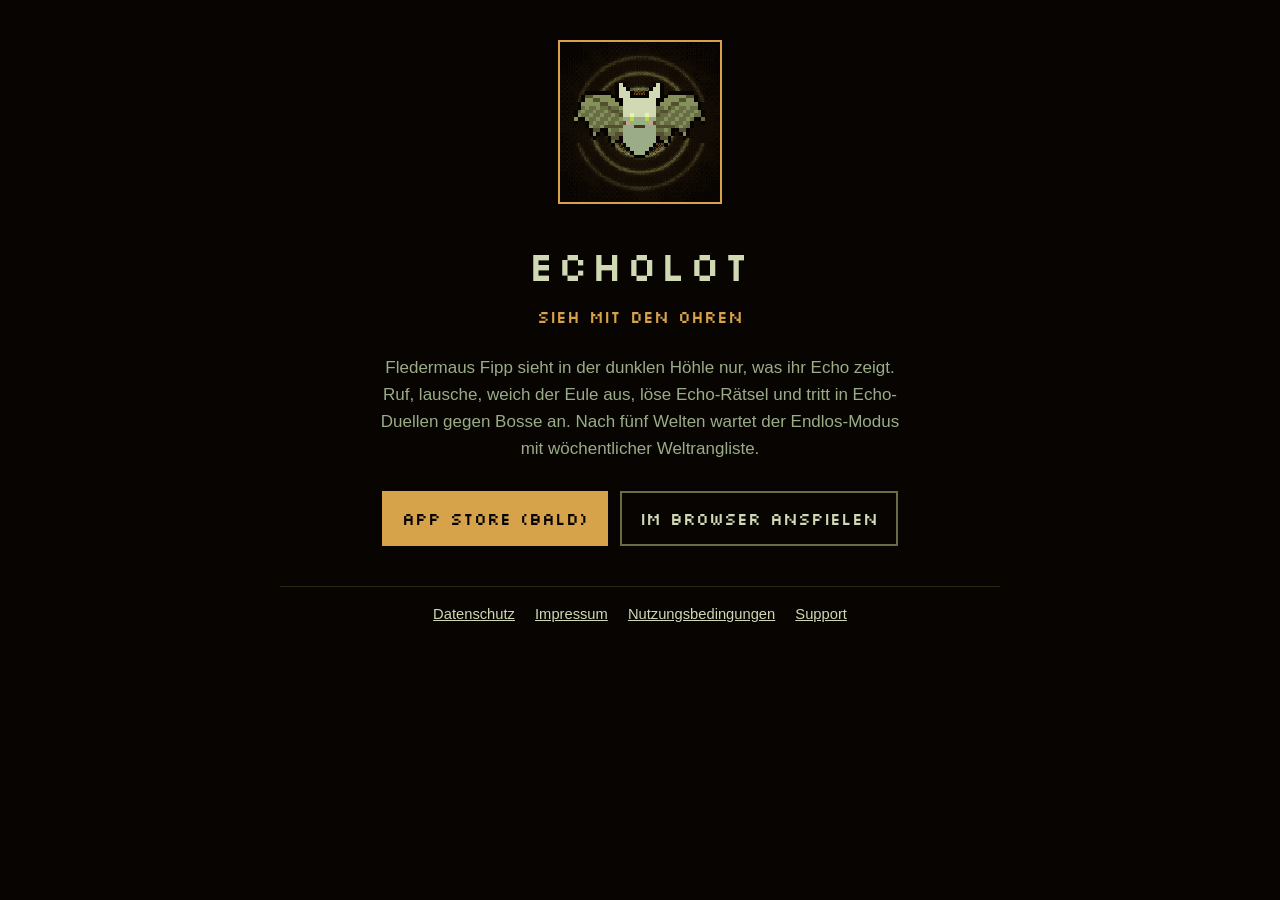
<file: index.html>
<!doctype html>
<html lang="de">
<head>
<meta charset="utf-8">
<meta name="viewport" content="width=device-width, initial-scale=1">
<title>Echolot – Sieh mit den Ohren</title>
<meta name="description" content="Echolot: Ein Pixel-Höhlenspiel. Fledermaus Fipp sieht nur, was ihr Echo zeigt. Für iPhone und Android.">
<link rel="icon" href="icon.png">
<style>
:root { --void: #070401; --soot: #120c05; --moss: #676e44; --sage: #9aac88; --bone: #d0d8b4; --brass: #d6a24a; }
@font-face { font-family: "Silkscreen"; src: url("fonts/silkscreen-latin-400-normal.woff2") format("woff2"); font-display: swap; }
html { background: var(--void); }
body { margin: 0; color: var(--bone); background: var(--void); font: 17px/1.6 -apple-system, BlinkMacSystemFont, "Segoe UI", Roboto, Arial, sans-serif; }
main { max-width: 720px; margin: 0 auto; padding: 40px 16px 56px; text-align: center; }
img.icon { width: 160px; height: 160px; image-rendering: pixelated; border: 2px solid var(--brass); }
h1 { font-family: "Silkscreen", monospace; font-weight: 400; font-size: 2.6rem; letter-spacing: 0.06em; margin: 20px 0 0; }
.tag { font-family: "Silkscreen", monospace; color: var(--brass); margin: 4px 0 24px; }
p { color: var(--sage); max-width: 56ch; margin: 0 auto 16px; }
.btns { display: flex; flex-wrap: wrap; gap: 12px; justify-content: center; margin: 28px 0; }
.btns a { font-family: "Silkscreen", monospace; text-decoration: none; padding: 12px 18px; border: 2px solid var(--brass); color: var(--void); background: var(--brass); }
.btns a.alt { background: transparent; color: var(--bone); border-color: var(--moss); }
footer { border-top: 1px solid #292210; margin-top: 40px; padding-top: 16px; font-size: 0.92rem; }
footer a { color: var(--bone); margin: 0 8px; }
</style>
</head>
<body>
<main>
  <img class="icon" src="icon.png" alt="Echolot App-Icon: Fledermaus Fipp vor Echo-Ringen">
  <h1>ECHOLOT</h1>
  <div class="tag">SIEH MIT DEN OHREN</div>
  <p>Fledermaus Fipp sieht in der dunklen Höhle nur, was ihr Echo zeigt. Ruf, lausche, weich der Eule aus, löse Echo-Rätsel und tritt in Echo-Duellen gegen Bosse an. Nach fünf Welten wartet der Endlos-Modus mit wöchentlicher Weltrangliste.</p>
  <div class="btns">
    <a href="#" id="appstore" title="Link nach Freigabe durch Apple eintragen">App Store (bald)</a>
    <a class="alt" href="spielen.html">Im Browser anspielen</a>
  </div>
  <footer>
    <a href="datenschutz.html">Datenschutz</a>
    <a href="impressum.html">Impressum</a>
    <a href="nutzungsbedingungen.html">Nutzungsbedingungen</a>
    <a href="mailto:support@fippgames.com">Support</a>
  </footer>
</main>
</body>
</html>
</file>
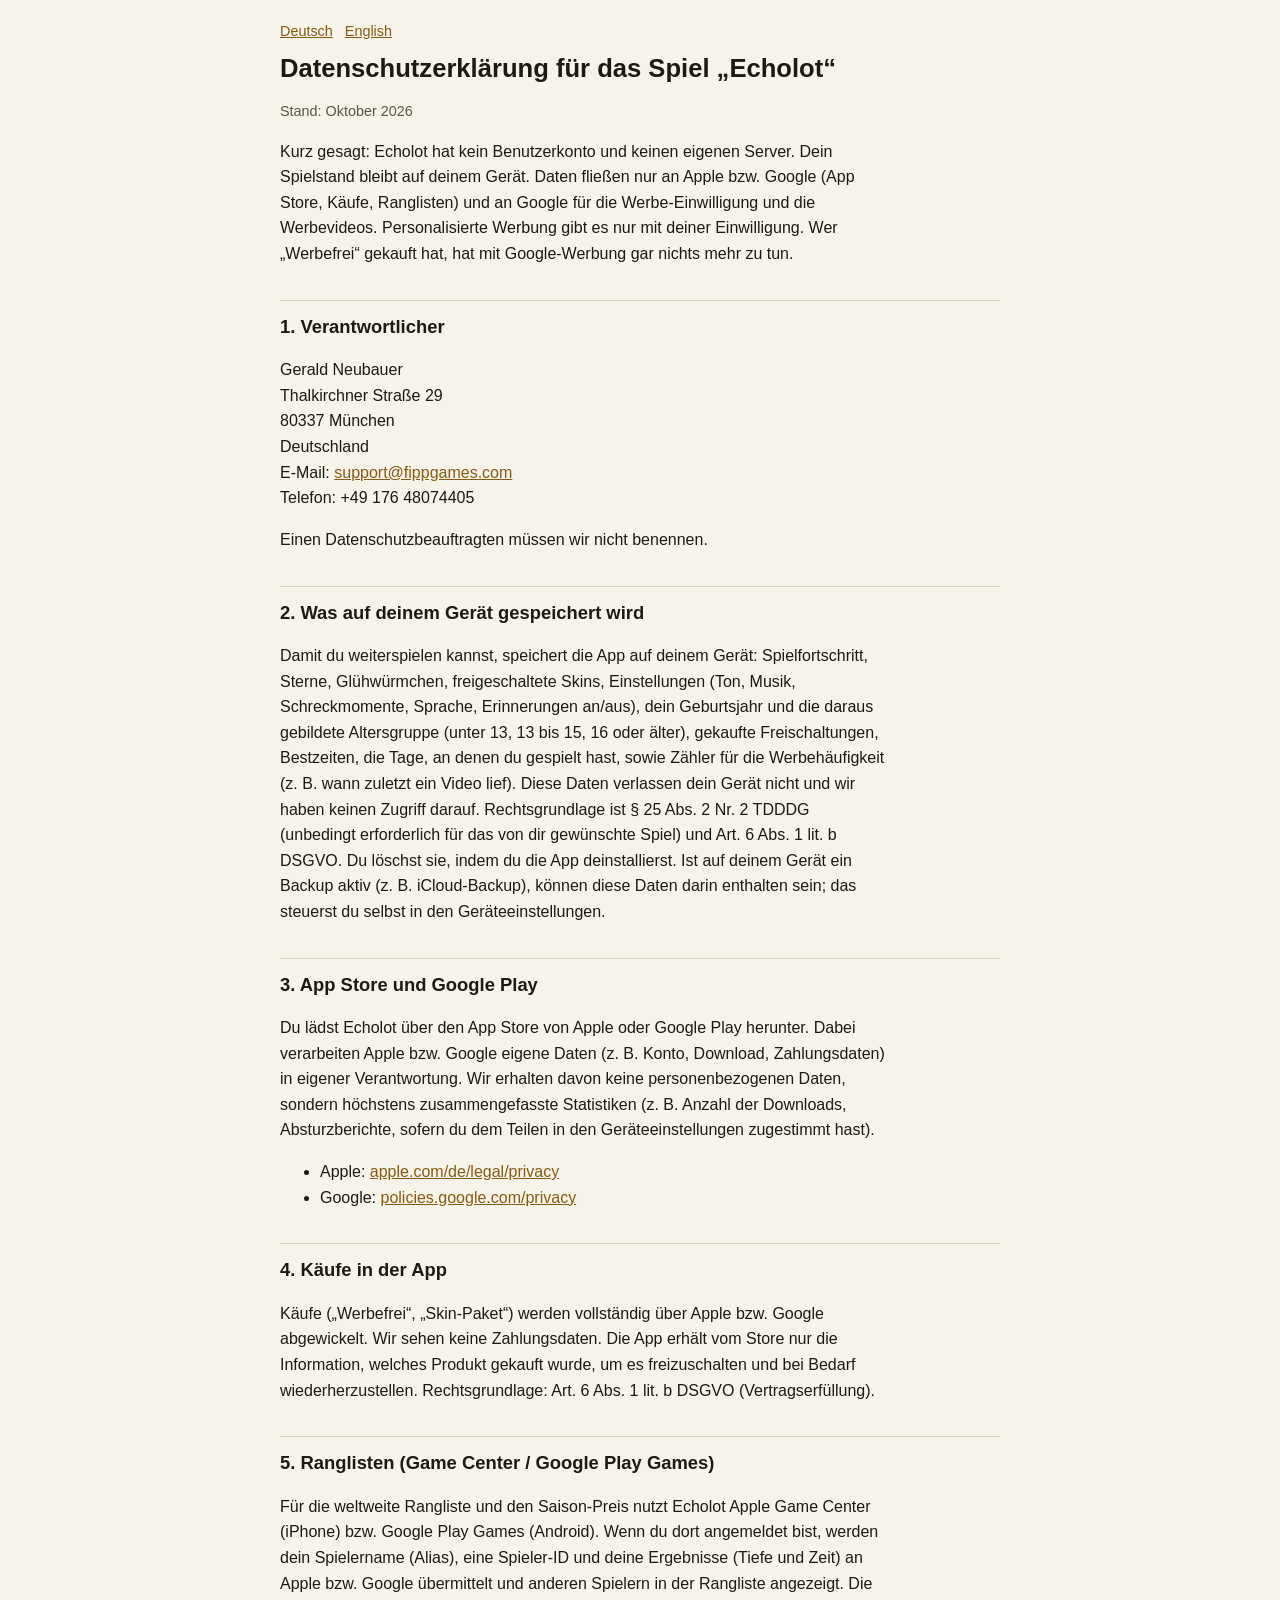
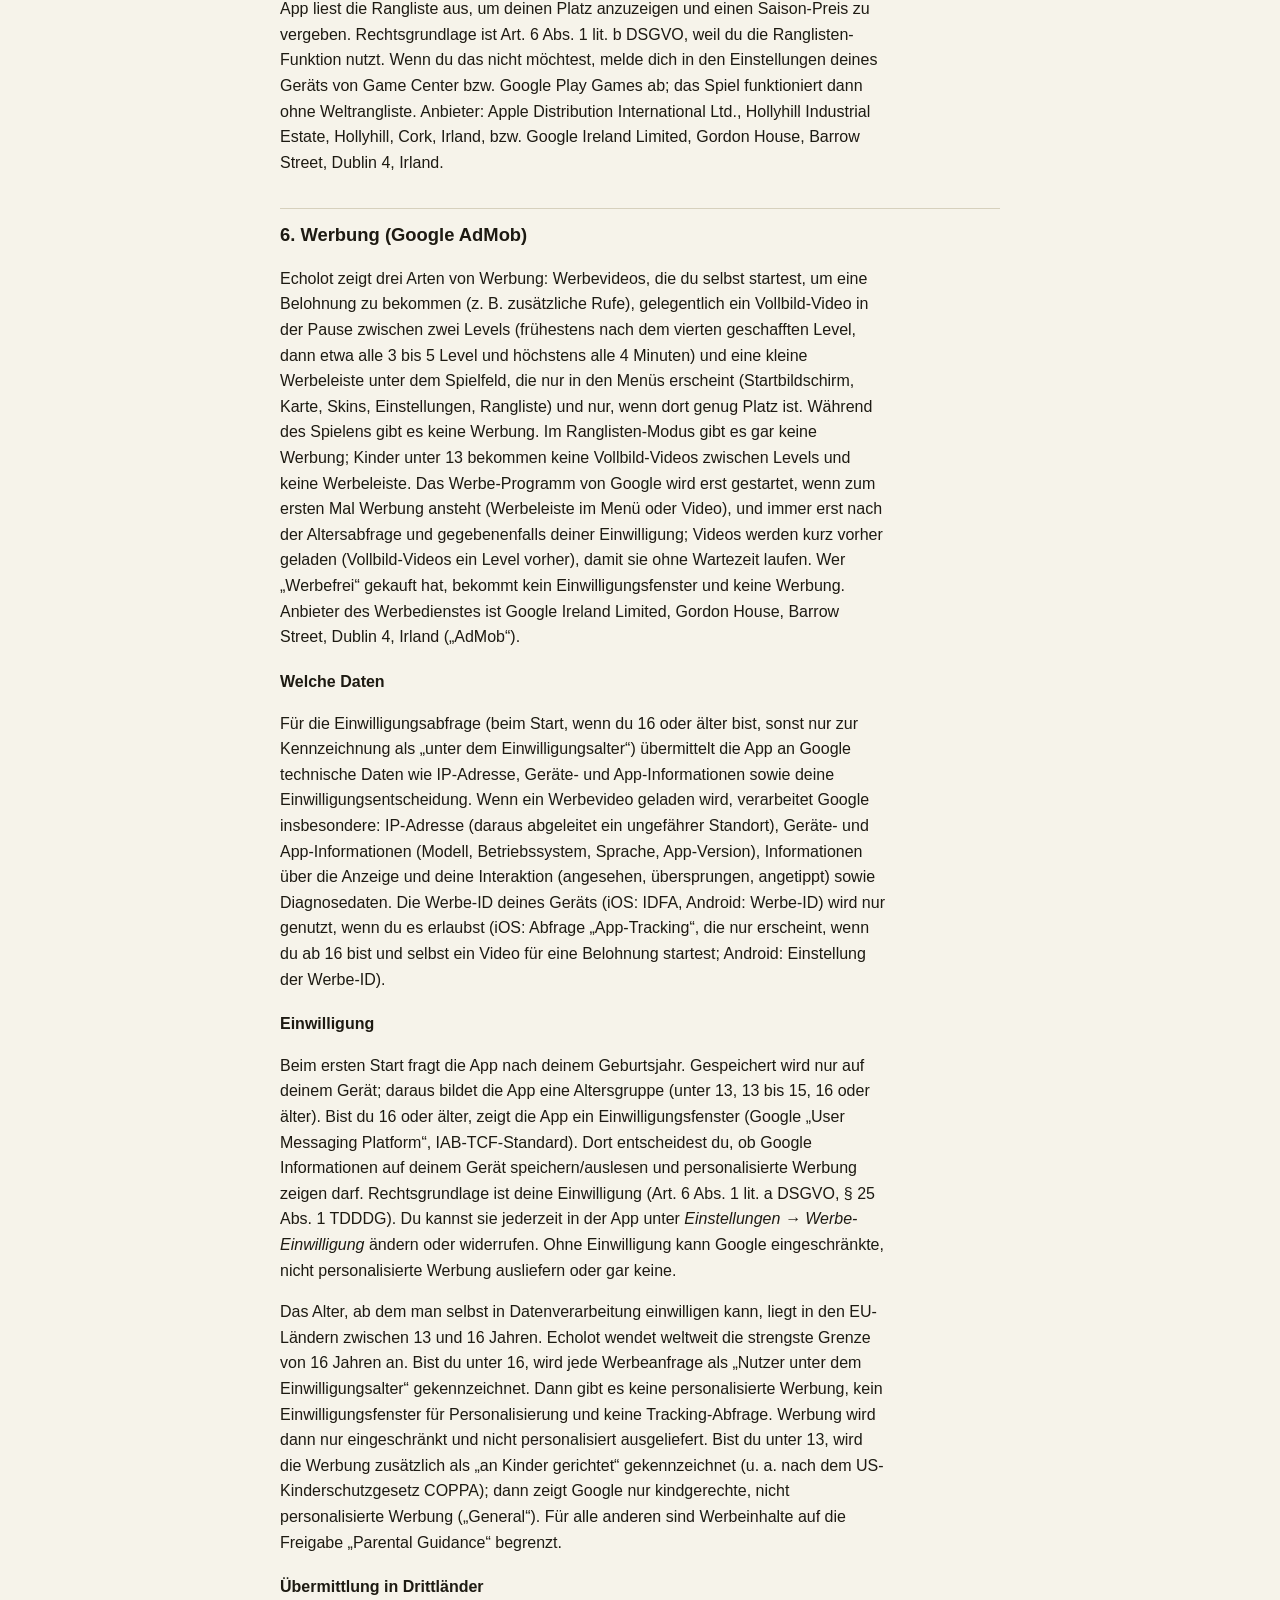
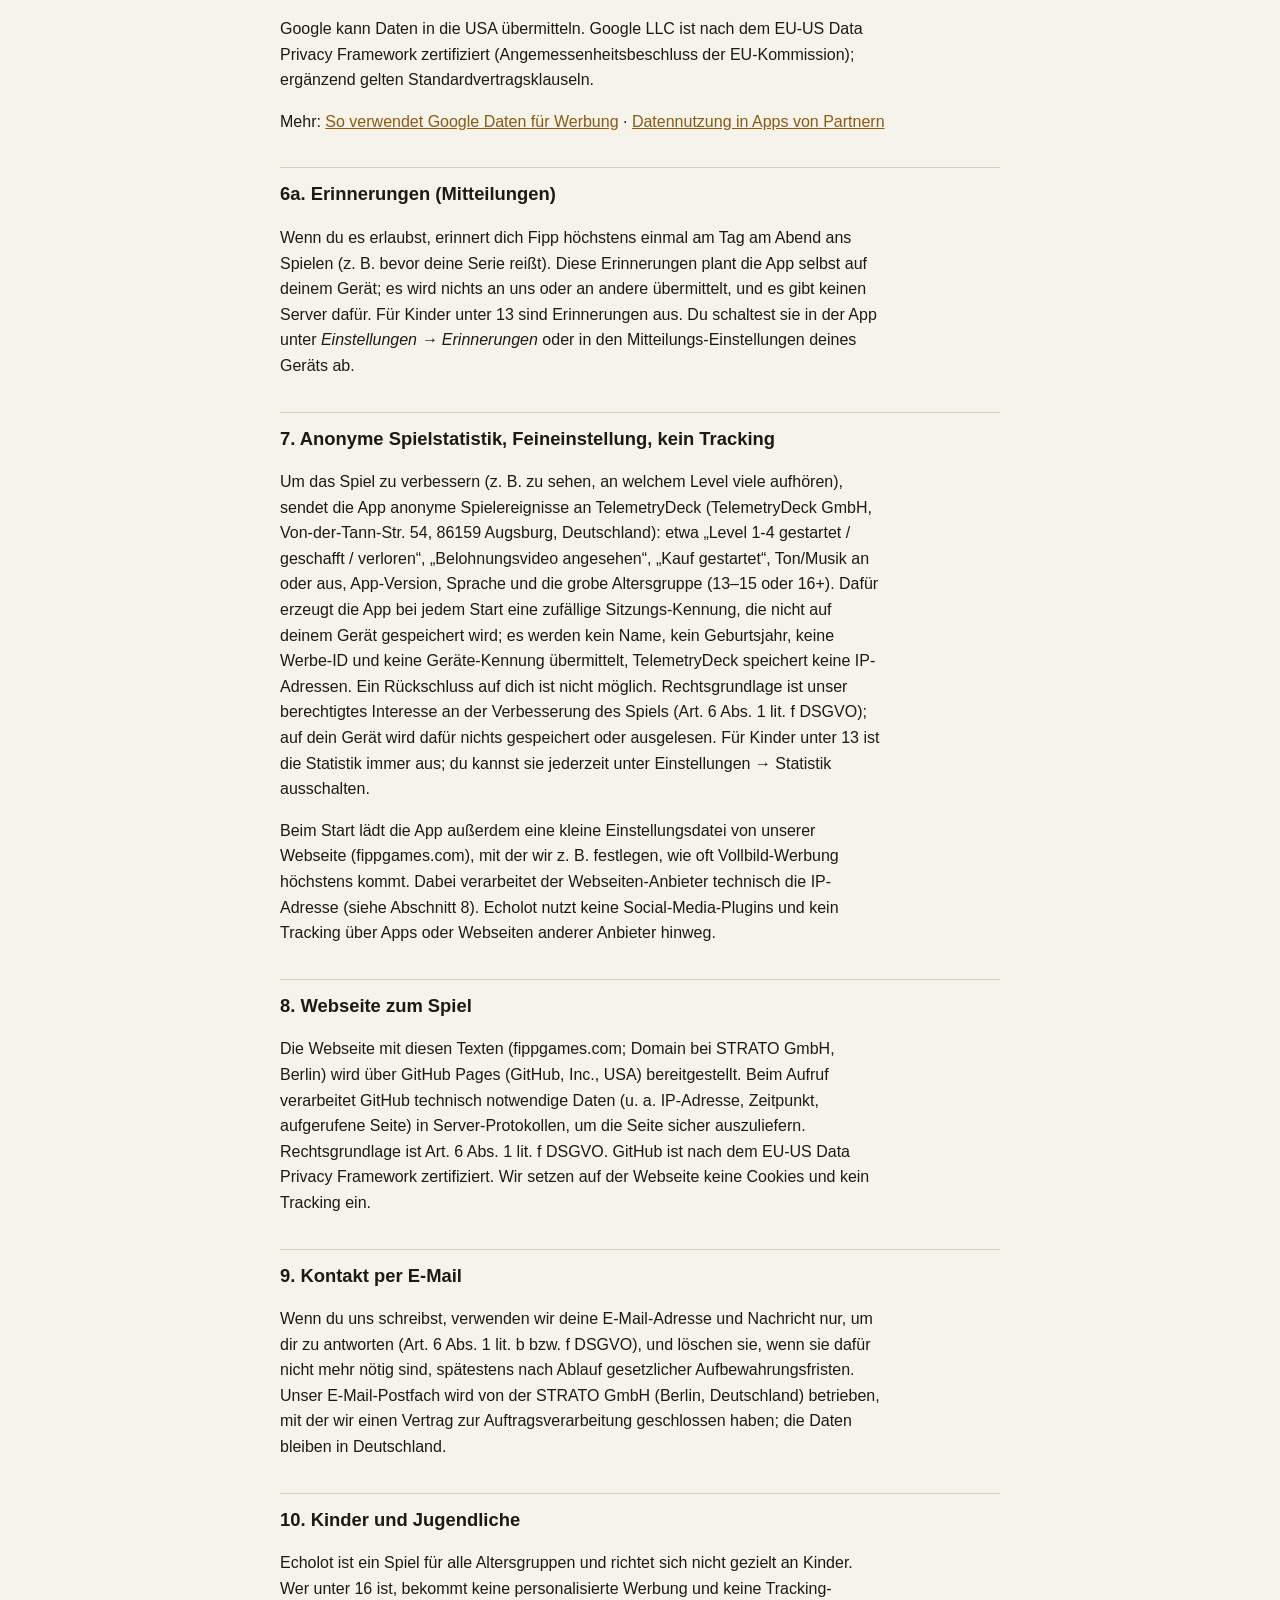
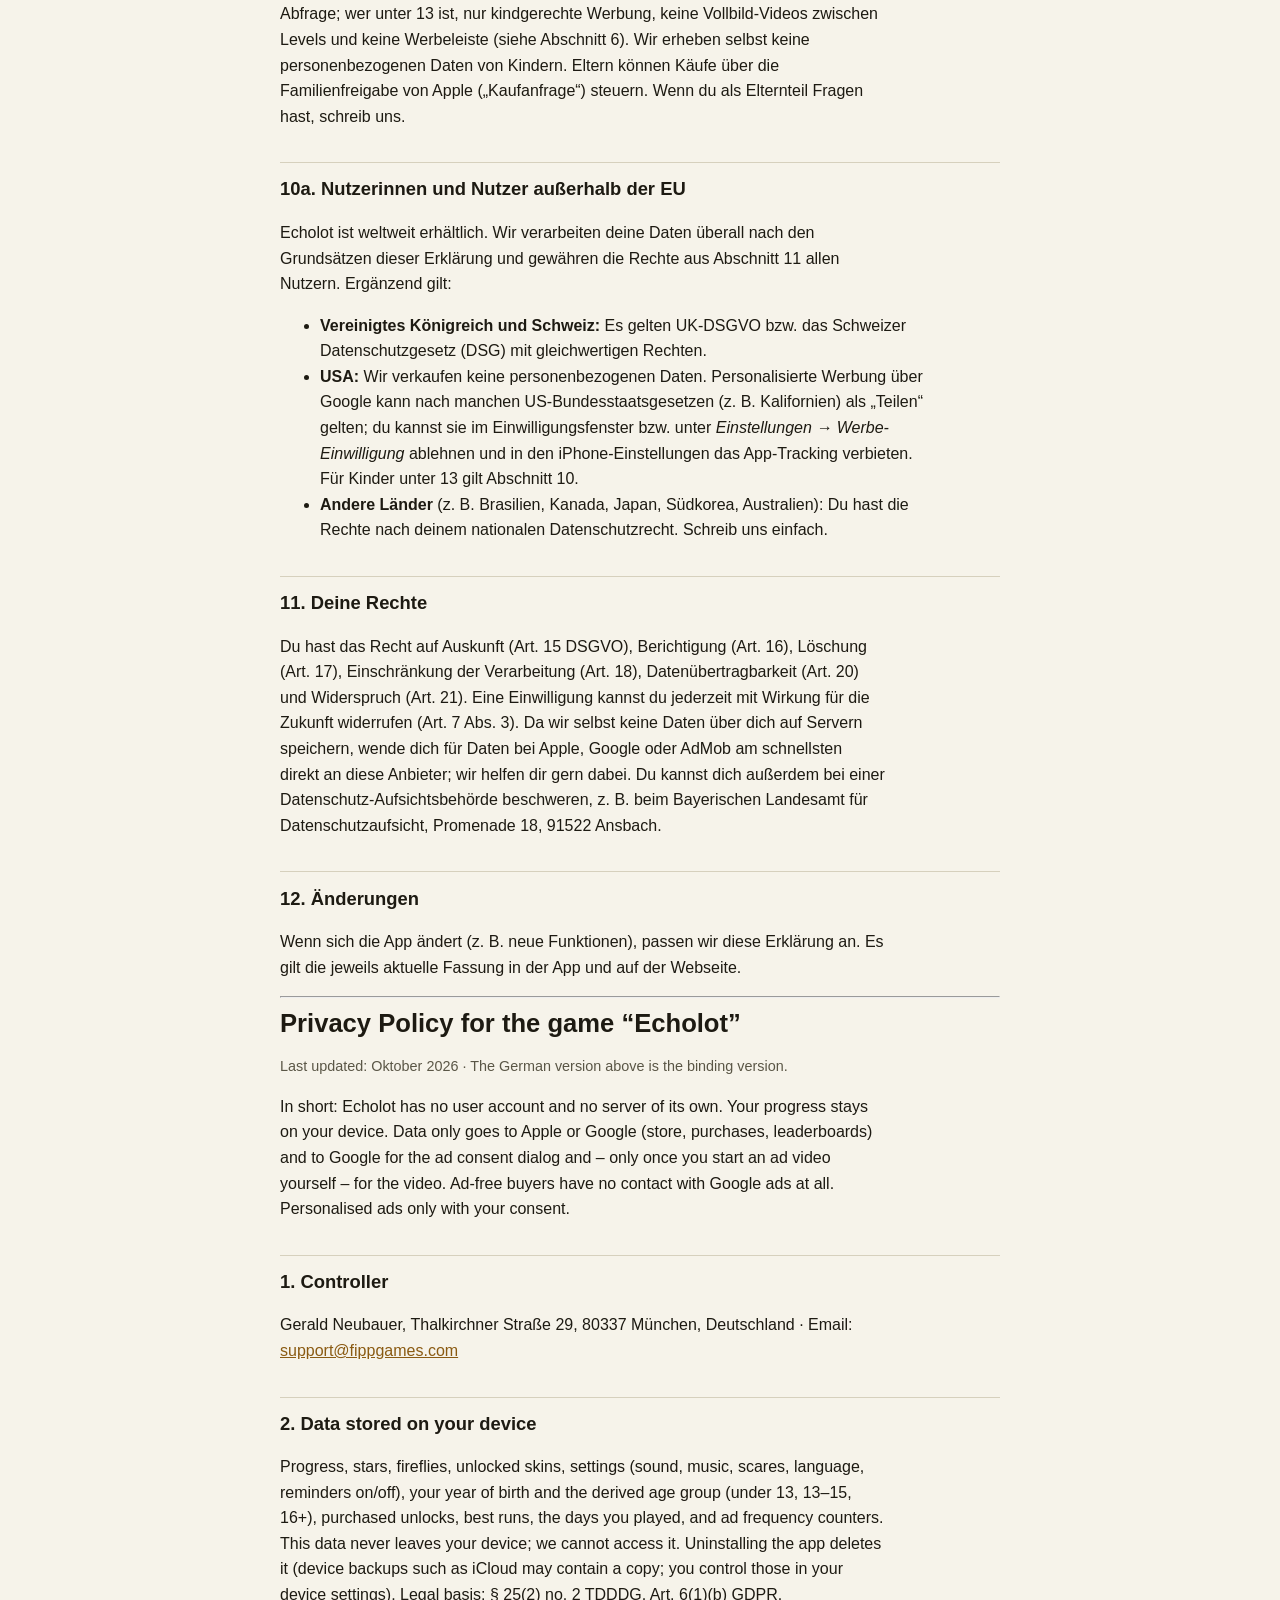
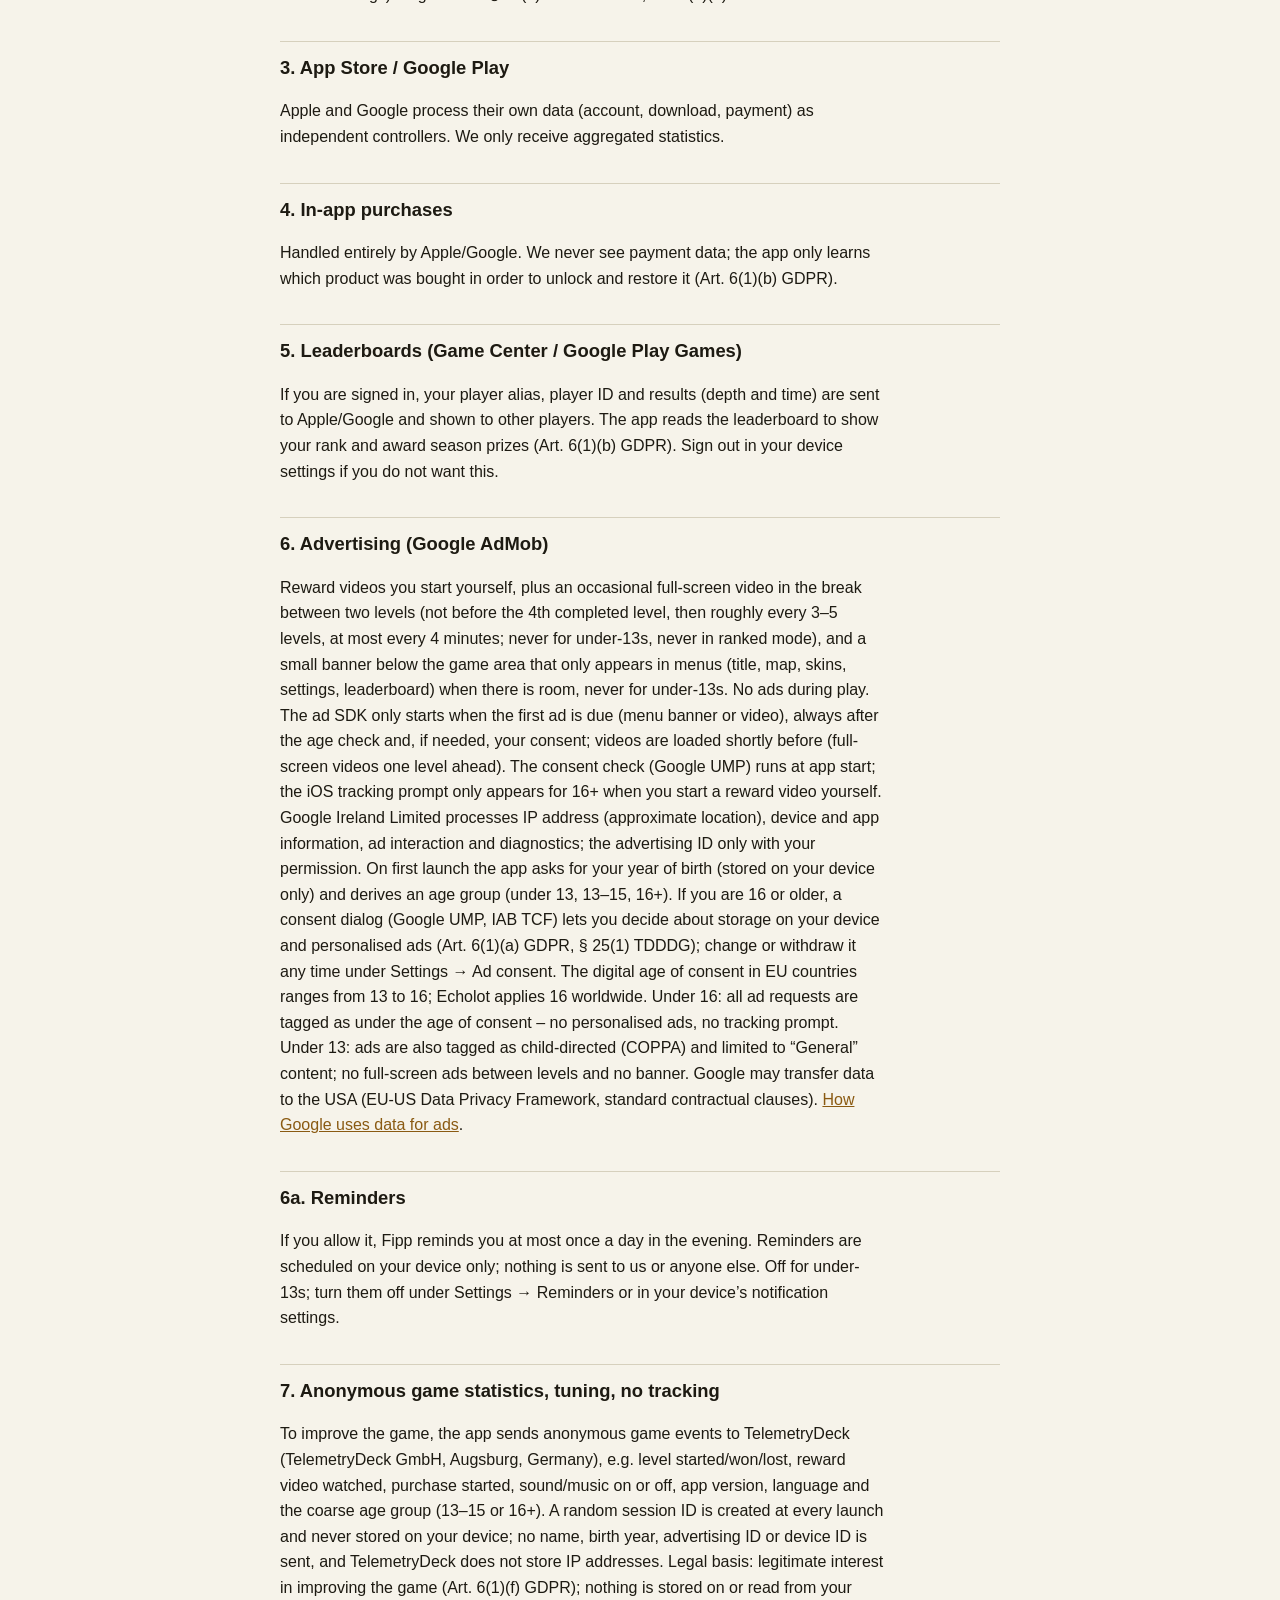
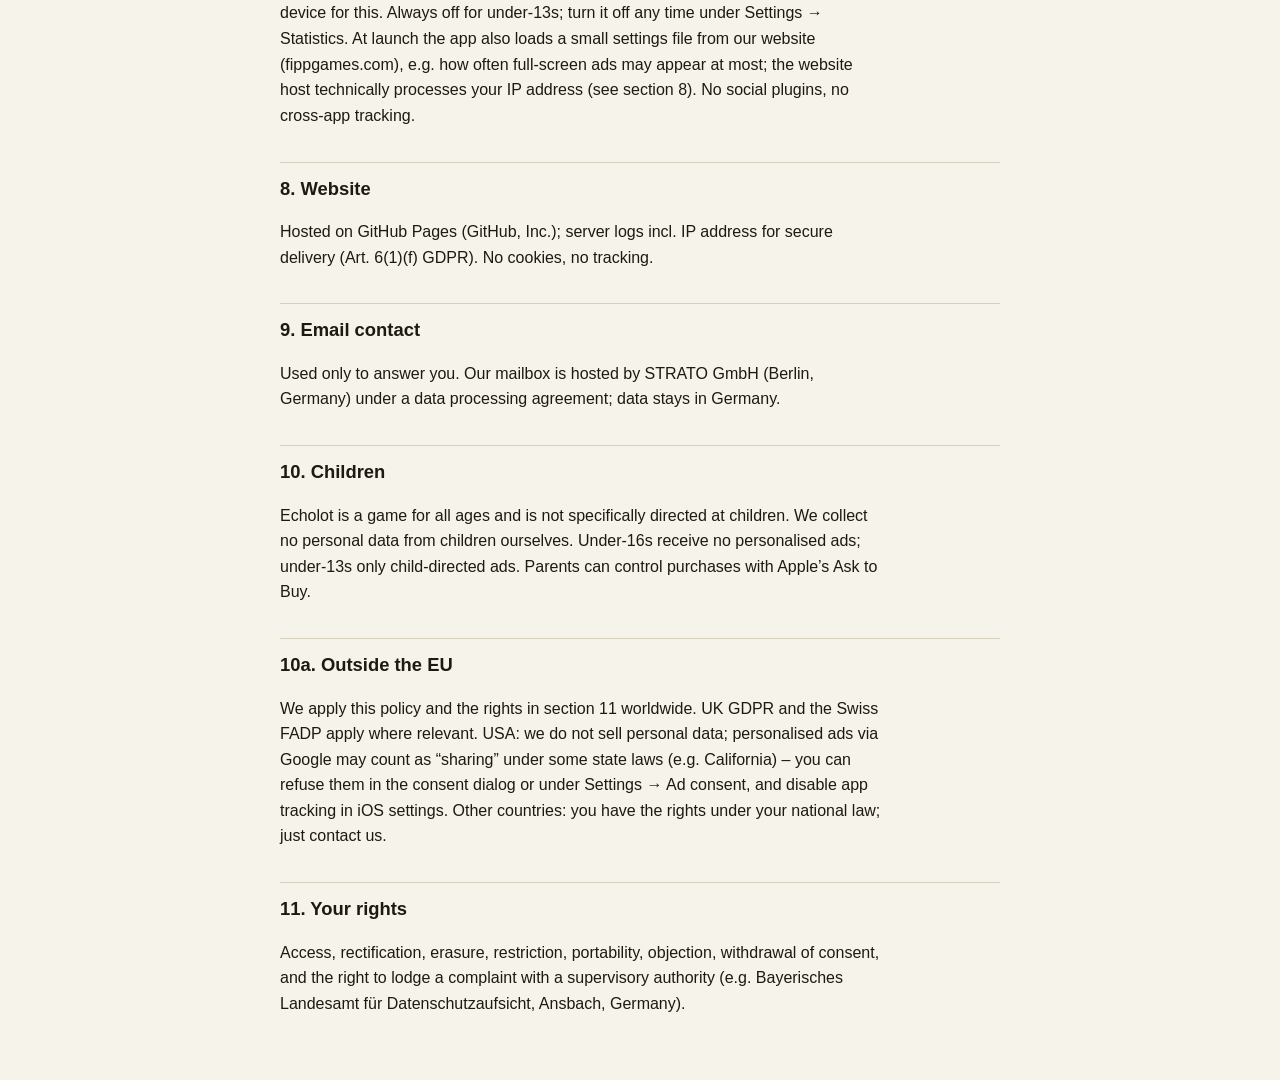
<file: datenschutz.html>
<!doctype html>
<html lang="de">
<head>
<meta charset="utf-8">
<meta name="viewport" content="width=device-width, initial-scale=1">
<title>Datenschutzerklärung – Echolot</title>
<link rel="stylesheet" href="_style.css">
</head>
<body>
<p class="lang"><a href="#de">Deutsch</a> <a href="#en">English</a></p>

<h1 id="de">Datenschutzerklärung für das Spiel „Echolot“</h1>
<p class="meta">Stand: Oktober 2026</p>

<p>Kurz gesagt: Echolot hat kein Benutzerkonto und keinen eigenen Server. Dein Spielstand bleibt auf deinem Gerät. Daten fließen nur an Apple bzw. Google (App Store, Käufe, Ranglisten) und an Google für die Werbe-Einwilligung und die Werbevideos. Personalisierte Werbung gibt es nur mit deiner Einwilligung. Wer „Werbefrei“ gekauft hat, hat mit Google-Werbung gar nichts mehr zu tun.</p>

<h2>1. Verantwortlicher</h2>
<p>Gerald Neubauer<br>Thalkirchner Straße 29<br>80337 München<br>Deutschland<br>E-Mail: <a href="mailto:support@fippgames.com">support@fippgames.com</a><br>Telefon: +49 176 48074405</p>
<p>Einen Datenschutzbeauftragten müssen wir nicht benennen.</p>

<h2>2. Was auf deinem Gerät gespeichert wird</h2>
<p>Damit du weiterspielen kannst, speichert die App auf deinem Gerät: Spielfortschritt, Sterne, Glühwürmchen, freigeschaltete Skins, Einstellungen (Ton, Musik, Schreckmomente, Sprache, Erinnerungen an/aus), dein Geburtsjahr und die daraus gebildete Altersgruppe (unter 13, 13 bis 15, 16 oder älter), gekaufte Freischaltungen, Bestzeiten, die Tage, an denen du gespielt hast, sowie Zähler für die Werbehäufigkeit (z. B. wann zuletzt ein Video lief). Diese Daten verlassen dein Gerät nicht und wir haben keinen Zugriff darauf. Rechtsgrundlage ist § 25 Abs. 2 Nr. 2 TDDDG (unbedingt erforderlich für das von dir gewünschte Spiel) und Art. 6 Abs. 1 lit. b DSGVO. Du löschst sie, indem du die App deinstallierst. Ist auf deinem Gerät ein Backup aktiv (z. B. iCloud-Backup), können diese Daten darin enthalten sein; das steuerst du selbst in den Geräteeinstellungen.</p>

<h2>3. App Store und Google Play</h2>
<p>Du lädst Echolot über den App Store von Apple oder Google Play herunter. Dabei verarbeiten Apple bzw. Google eigene Daten (z. B. Konto, Download, Zahlungsdaten) in eigener Verantwortung. Wir erhalten davon keine personenbezogenen Daten, sondern höchstens zusammengefasste Statistiken (z. B. Anzahl der Downloads, Absturzberichte, sofern du dem Teilen in den Geräteeinstellungen zugestimmt hast).</p>
<ul>
<li>Apple: <a href="https://www.apple.com/de/legal/privacy/" target="_blank" rel="noopener">apple.com/de/legal/privacy</a></li>
<li>Google: <a href="https://policies.google.com/privacy?hl=de" target="_blank" rel="noopener">policies.google.com/privacy</a></li>
</ul>

<h2>4. Käufe in der App</h2>
<p>Käufe („Werbefrei“, „Skin-Paket“) werden vollständig über Apple bzw. Google abgewickelt. Wir sehen keine Zahlungsdaten. Die App erhält vom Store nur die Information, welches Produkt gekauft wurde, um es freizuschalten und bei Bedarf wiederherzustellen. Rechtsgrundlage: Art. 6 Abs. 1 lit. b DSGVO (Vertragserfüllung).</p>

<h2>5. Ranglisten (Game Center / Google Play Games)</h2>
<p>Für die weltweite Rangliste und den Saison-Preis nutzt Echolot Apple Game Center (iPhone) bzw. Google Play Games (Android). Wenn du dort angemeldet bist, werden dein Spielername (Alias), eine Spieler-ID und deine Ergebnisse (Tiefe und Zeit) an Apple bzw. Google übermittelt und anderen Spielern in der Rangliste angezeigt. Die App liest die Rangliste aus, um deinen Platz anzuzeigen und einen Saison-Preis zu vergeben. Rechtsgrundlage ist Art. 6 Abs. 1 lit. b DSGVO, weil du die Ranglisten-Funktion nutzt. Wenn du das nicht möchtest, melde dich in den Einstellungen deines Geräts von Game Center bzw. Google Play Games ab; das Spiel funktioniert dann ohne Weltrangliste. Anbieter: Apple Distribution International Ltd., Hollyhill Industrial Estate, Hollyhill, Cork, Irland, bzw. Google Ireland Limited, Gordon House, Barrow Street, Dublin 4, Irland.</p>

<h2>6. Werbung (Google AdMob)</h2>
<p>Echolot zeigt drei Arten von Werbung: Werbevideos, die du selbst startest, um eine Belohnung zu bekommen (z. B. zusätzliche Rufe), gelegentlich ein Vollbild-Video in der Pause zwischen zwei Levels (frühestens nach dem vierten geschafften Level, dann etwa alle 3 bis 5 Level und höchstens alle 4 Minuten) und eine kleine Werbeleiste unter dem Spielfeld, die nur in den Menüs erscheint (Startbildschirm, Karte, Skins, Einstellungen, Rangliste) und nur, wenn dort genug Platz ist. Während des Spielens gibt es keine Werbung. Im Ranglisten-Modus gibt es gar keine Werbung; Kinder unter 13 bekommen keine Vollbild-Videos zwischen Levels und keine Werbeleiste. Das Werbe-Programm von Google wird erst gestartet, wenn zum ersten Mal Werbung ansteht (Werbeleiste im Menü oder Video), und immer erst nach der Altersabfrage und gegebenenfalls deiner Einwilligung; Videos werden kurz vorher geladen (Vollbild-Videos ein Level vorher), damit sie ohne Wartezeit laufen. Wer „Werbefrei“ gekauft hat, bekommt kein Einwilligungsfenster und keine Werbung. Anbieter des Werbedienstes ist Google Ireland Limited, Gordon House, Barrow Street, Dublin 4, Irland („AdMob“).</p>
<h3>Welche Daten</h3>
<p>Für die Einwilligungsabfrage (beim Start, wenn du 16 oder älter bist, sonst nur zur Kennzeichnung als „unter dem Einwilligungsalter“) übermittelt die App an Google technische Daten wie IP-Adresse, Geräte- und App-Informationen sowie deine Einwilligungsentscheidung. Wenn ein Werbevideo geladen wird, verarbeitet Google insbesondere: IP-Adresse (daraus abgeleitet ein ungefährer Standort), Geräte- und App-Informationen (Modell, Betriebssystem, Sprache, App-Version), Informationen über die Anzeige und deine Interaktion (angesehen, übersprungen, angetippt) sowie Diagnosedaten. Die Werbe-ID deines Geräts (iOS: IDFA, Android: Werbe-ID) wird nur genutzt, wenn du es erlaubst (iOS: Abfrage „App-Tracking“, die nur erscheint, wenn du ab 16 bist und selbst ein Video für eine Belohnung startest; Android: Einstellung der Werbe-ID).</p>
<h3>Einwilligung</h3>
<p>Beim ersten Start fragt die App nach deinem Geburtsjahr. Gespeichert wird nur auf deinem Gerät; daraus bildet die App eine Altersgruppe (unter 13, 13 bis 15, 16 oder älter). Bist du 16 oder älter, zeigt die App ein Einwilligungsfenster (Google „User Messaging Platform“, IAB-TCF-Standard). Dort entscheidest du, ob Google Informationen auf deinem Gerät speichern/auslesen und personalisierte Werbung zeigen darf. Rechtsgrundlage ist deine Einwilligung (Art. 6 Abs. 1 lit. a DSGVO, § 25 Abs. 1 TDDDG). Du kannst sie jederzeit in der App unter <em>Einstellungen → Werbe-Einwilligung</em> ändern oder widerrufen. Ohne Einwilligung kann Google eingeschränkte, nicht personalisierte Werbung ausliefern oder gar keine.</p>
<p>Das Alter, ab dem man selbst in Datenverarbeitung einwilligen kann, liegt in den EU-Ländern zwischen 13 und 16 Jahren. Echolot wendet weltweit die strengste Grenze von 16 Jahren an. Bist du unter 16, wird jede Werbeanfrage als „Nutzer unter dem Einwilligungsalter“ gekennzeichnet. Dann gibt es keine personalisierte Werbung, kein Einwilligungsfenster für Personalisierung und keine Tracking-Abfrage. Werbung wird dann nur eingeschränkt und nicht personalisiert ausgeliefert. Bist du unter 13, wird die Werbung zusätzlich als „an Kinder gerichtet“ gekennzeichnet (u. a. nach dem US-Kinderschutzgesetz COPPA); dann zeigt Google nur kindgerechte, nicht personalisierte Werbung („General“). Für alle anderen sind Werbeinhalte auf die Freigabe „Parental Guidance“ begrenzt.</p>
<h3>Übermittlung in Drittländer</h3>
<p>Google kann Daten in die USA übermitteln. Google LLC ist nach dem EU-US Data Privacy Framework zertifiziert (Angemessenheitsbeschluss der EU-Kommission); ergänzend gelten Standardvertragsklauseln.</p>
<p>Mehr: <a href="https://policies.google.com/technologies/ads?hl=de" target="_blank" rel="noopener">So verwendet Google Daten für Werbung</a> · <a href="https://policies.google.com/technologies/partner-sites?hl=de" target="_blank" rel="noopener">Datennutzung in Apps von Partnern</a></p>

<h2>6a. Erinnerungen (Mitteilungen)</h2>
<p>Wenn du es erlaubst, erinnert dich Fipp höchstens einmal am Tag am Abend ans Spielen (z. B. bevor deine Serie reißt). Diese Erinnerungen plant die App selbst auf deinem Gerät; es wird nichts an uns oder an andere übermittelt, und es gibt keinen Server dafür. Für Kinder unter 13 sind Erinnerungen aus. Du schaltest sie in der App unter <em>Einstellungen → Erinnerungen</em> oder in den Mitteilungs-Einstellungen deines Geräts ab.</p>

<h2>7. Anonyme Spielstatistik, Feineinstellung, kein Tracking</h2>
<p>Um das Spiel zu verbessern (z. B. zu sehen, an welchem Level viele aufhören), sendet die App anonyme Spielereignisse an TelemetryDeck (TelemetryDeck GmbH, Von-der-Tann-Str. 54, 86159 Augsburg, Deutschland): etwa „Level 1-4 gestartet / geschafft / verloren“, „Belohnungsvideo angesehen“, „Kauf gestartet“, Ton/Musik an oder aus, App-Version, Sprache und die grobe Altersgruppe (13–15 oder 16+). Dafür erzeugt die App bei jedem Start eine zufällige Sitzungs-Kennung, die nicht auf deinem Gerät gespeichert wird; es werden kein Name, kein Geburtsjahr, keine Werbe-ID und keine Geräte-Kennung übermittelt, TelemetryDeck speichert keine IP-Adressen. Ein Rückschluss auf dich ist nicht möglich. Rechtsgrundlage ist unser berechtigtes Interesse an der Verbesserung des Spiels (Art. 6 Abs. 1 lit. f DSGVO); auf dein Gerät wird dafür nichts gespeichert oder ausgelesen. Für Kinder unter 13 ist die Statistik immer aus; du kannst sie jederzeit unter Einstellungen → Statistik ausschalten.</p>
<p>Beim Start lädt die App außerdem eine kleine Einstellungsdatei von unserer Webseite (fippgames.com), mit der wir z. B. festlegen, wie oft Vollbild-Werbung höchstens kommt. Dabei verarbeitet der Webseiten-Anbieter technisch die IP-Adresse (siehe Abschnitt 8). Echolot nutzt keine Social-Media-Plugins und kein Tracking über Apps oder Webseiten anderer Anbieter hinweg.</p>

<h2>8. Webseite zum Spiel</h2>
<p>Die Webseite mit diesen Texten (fippgames.com; Domain bei STRATO GmbH, Berlin) wird über GitHub Pages (GitHub, Inc., USA) bereitgestellt. Beim Aufruf verarbeitet GitHub technisch notwendige Daten (u. a. IP-Adresse, Zeitpunkt, aufgerufene Seite) in Server-Protokollen, um die Seite sicher auszuliefern. Rechtsgrundlage ist Art. 6 Abs. 1 lit. f DSGVO. GitHub ist nach dem EU-US Data Privacy Framework zertifiziert. Wir setzen auf der Webseite keine Cookies und kein Tracking ein.</p>

<h2>9. Kontakt per E-Mail</h2>
<p>Wenn du uns schreibst, verwenden wir deine E-Mail-Adresse und Nachricht nur, um dir zu antworten (Art. 6 Abs. 1 lit. b bzw. f DSGVO), und löschen sie, wenn sie dafür nicht mehr nötig sind, spätestens nach Ablauf gesetzlicher Aufbewahrungsfristen. Unser E-Mail-Postfach wird von der STRATO GmbH (Berlin, Deutschland) betrieben, mit der wir einen Vertrag zur Auftragsverarbeitung geschlossen haben; die Daten bleiben in Deutschland.</p>

<h2>10. Kinder und Jugendliche</h2>
<p>Echolot ist ein Spiel für alle Altersgruppen und richtet sich nicht gezielt an Kinder. Wer unter 16 ist, bekommt keine personalisierte Werbung und keine Tracking-Abfrage; wer unter 13 ist, nur kindgerechte Werbung, keine Vollbild-Videos zwischen Levels und keine Werbeleiste (siehe Abschnitt 6). Wir erheben selbst keine personenbezogenen Daten von Kindern. Eltern können Käufe über die Familienfreigabe von Apple („Kaufanfrage“) steuern. Wenn du als Elternteil Fragen hast, schreib uns.</p>

<h2>10a. Nutzerinnen und Nutzer außerhalb der EU</h2>
<p>Echolot ist weltweit erhältlich. Wir verarbeiten deine Daten überall nach den Grundsätzen dieser Erklärung und gewähren die Rechte aus Abschnitt 11 allen Nutzern. Ergänzend gilt:</p>
<ul>
<li><strong>Vereinigtes Königreich und Schweiz:</strong> Es gelten UK-DSGVO bzw. das Schweizer Datenschutzgesetz (DSG) mit gleichwertigen Rechten.</li>
<li><strong>USA:</strong> Wir verkaufen keine personenbezogenen Daten. Personalisierte Werbung über Google kann nach manchen US-Bundesstaatsgesetzen (z. B. Kalifornien) als „Teilen“ gelten; du kannst sie im Einwilligungsfenster bzw. unter <em>Einstellungen → Werbe-Einwilligung</em> ablehnen und in den iPhone-Einstellungen das App-Tracking verbieten. Für Kinder unter 13 gilt Abschnitt 10.</li>
<li><strong>Andere Länder</strong> (z. B. Brasilien, Kanada, Japan, Südkorea, Australien): Du hast die Rechte nach deinem nationalen Datenschutzrecht. Schreib uns einfach.</li>
</ul>

<h2>11. Deine Rechte</h2>
<p>Du hast das Recht auf Auskunft (Art. 15 DSGVO), Berichtigung (Art. 16), Löschung (Art. 17), Einschränkung der Verarbeitung (Art. 18), Datenübertragbarkeit (Art. 20) und Widerspruch (Art. 21). Eine Einwilligung kannst du jederzeit mit Wirkung für die Zukunft widerrufen (Art. 7 Abs. 3). Da wir selbst keine Daten über dich auf Servern speichern, wende dich für Daten bei Apple, Google oder AdMob am schnellsten direkt an diese Anbieter; wir helfen dir gern dabei. Du kannst dich außerdem bei einer Datenschutz-Aufsichtsbehörde beschweren, z. B. beim Bayerischen Landesamt für Datenschutzaufsicht, Promenade 18, 91522 Ansbach.</p>

<h2>12. Änderungen</h2>
<p>Wenn sich die App ändert (z. B. neue Funktionen), passen wir diese Erklärung an. Es gilt die jeweils aktuelle Fassung in der App und auf der Webseite.</p>

<hr>

<h1 id="en">Privacy Policy for the game “Echolot”</h1>
<p class="meta">Last updated: Oktober 2026 · The German version above is the binding version.</p>
<p>In short: Echolot has no user account and no server of its own. Your progress stays on your device. Data only goes to Apple or Google (store, purchases, leaderboards) and to Google for the ad consent dialog and – only once you start an ad video yourself – for the video. Ad-free buyers have no contact with Google ads at all. Personalised ads only with your consent.</p>
<h2>1. Controller</h2>
<p>Gerald Neubauer, Thalkirchner Straße 29, 80337 München, Deutschland · Email: <a href="mailto:support@fippgames.com">support@fippgames.com</a></p>
<h2>2. Data stored on your device</h2>
<p>Progress, stars, fireflies, unlocked skins, settings (sound, music, scares, language, reminders on/off), your year of birth and the derived age group (under 13, 13–15, 16+), purchased unlocks, best runs, the days you played, and ad frequency counters. This data never leaves your device; we cannot access it. Uninstalling the app deletes it (device backups such as iCloud may contain a copy; you control those in your device settings). Legal basis: § 25(2) no. 2 TDDDG, Art. 6(1)(b) GDPR.</p>
<h2>3. App Store / Google Play</h2>
<p>Apple and Google process their own data (account, download, payment) as independent controllers. We only receive aggregated statistics.</p>
<h2>4. In-app purchases</h2>
<p>Handled entirely by Apple/Google. We never see payment data; the app only learns which product was bought in order to unlock and restore it (Art. 6(1)(b) GDPR).</p>
<h2>5. Leaderboards (Game Center / Google Play Games)</h2>
<p>If you are signed in, your player alias, player ID and results (depth and time) are sent to Apple/Google and shown to other players. The app reads the leaderboard to show your rank and award season prizes (Art. 6(1)(b) GDPR). Sign out in your device settings if you do not want this.</p>
<h2>6. Advertising (Google AdMob)</h2>
<p>Reward videos you start yourself, plus an occasional full-screen video in the break between two levels (not before the 4th completed level, then roughly every 3–5 levels, at most every 4 minutes; never for under-13s, never in ranked mode), and a small banner below the game area that only appears in menus (title, map, skins, settings, leaderboard) when there is room, never for under-13s. No ads during play. The ad SDK only starts when the first ad is due (menu banner or video), always after the age check and, if needed, your consent; videos are loaded shortly before (full-screen videos one level ahead). The consent check (Google UMP) runs at app start; the iOS tracking prompt only appears for 16+ when you start a reward video yourself. Google Ireland Limited processes IP address (approximate location), device and app information, ad interaction and diagnostics; the advertising ID only with your permission. On first launch the app asks for your year of birth (stored on your device only) and derives an age group (under 13, 13–15, 16+). If you are 16 or older, a consent dialog (Google UMP, IAB TCF) lets you decide about storage on your device and personalised ads (Art. 6(1)(a) GDPR, § 25(1) TDDDG); change or withdraw it any time under Settings → Ad consent. The digital age of consent in EU countries ranges from 13 to 16; Echolot applies 16 worldwide. Under 16: all ad requests are tagged as under the age of consent – no personalised ads, no tracking prompt. Under 13: ads are also tagged as child-directed (COPPA) and limited to “General” content; no full-screen ads between levels and no banner. Google may transfer data to the USA (EU-US Data Privacy Framework, standard contractual clauses). <a href="https://policies.google.com/technologies/ads" target="_blank" rel="noopener">How Google uses data for ads</a>.</p>
<h2>6a. Reminders</h2>
<p>If you allow it, Fipp reminds you at most once a day in the evening. Reminders are scheduled on your device only; nothing is sent to us or anyone else. Off for under-13s; turn them off under Settings → Reminders or in your device’s notification settings.</p>
<h2>7. Anonymous game statistics, tuning, no tracking</h2>
<p>To improve the game, the app sends anonymous game events to TelemetryDeck (TelemetryDeck GmbH, Augsburg, Germany), e.g. level started/won/lost, reward video watched, purchase started, sound/music on or off, app version, language and the coarse age group (13–15 or 16+). A random session ID is created at every launch and never stored on your device; no name, birth year, advertising ID or device ID is sent, and TelemetryDeck does not store IP addresses. Legal basis: legitimate interest in improving the game (Art. 6(1)(f) GDPR); nothing is stored on or read from your device for this. Always off for under-13s; turn it off any time under Settings → Statistics. At launch the app also loads a small settings file from our website (fippgames.com), e.g. how often full-screen ads may appear at most; the website host technically processes your IP address (see section 8). No social plugins, no cross-app tracking.</p>
<h2>8. Website</h2>
<p>Hosted on GitHub Pages (GitHub, Inc.); server logs incl. IP address for secure delivery (Art. 6(1)(f) GDPR). No cookies, no tracking.</p>
<h2>9. Email contact</h2>
<p>Used only to answer you. Our mailbox is hosted by STRATO GmbH (Berlin, Germany) under a data processing agreement; data stays in Germany.</p>
<h2>10. Children</h2>
<p>Echolot is a game for all ages and is not specifically directed at children. We collect no personal data from children ourselves. Under-16s receive no personalised ads; under-13s only child-directed ads. Parents can control purchases with Apple’s Ask to Buy.</p>
<h2>10a. Outside the EU</h2>
<p>We apply this policy and the rights in section 11 worldwide. UK GDPR and the Swiss FADP apply where relevant. USA: we do not sell personal data; personalised ads via Google may count as “sharing” under some state laws (e.g. California) – you can refuse them in the consent dialog or under Settings → Ad consent, and disable app tracking in iOS settings. Other countries: you have the rights under your national law; just contact us.</p>
<h2>11. Your rights</h2>
<p>Access, rectification, erasure, restriction, portability, objection, withdrawal of consent, and the right to lodge a complaint with a supervisory authority (e.g. Bayerisches Landesamt für Datenschutzaufsicht, Ansbach, Germany).</p>
</body>
</html>
</file>
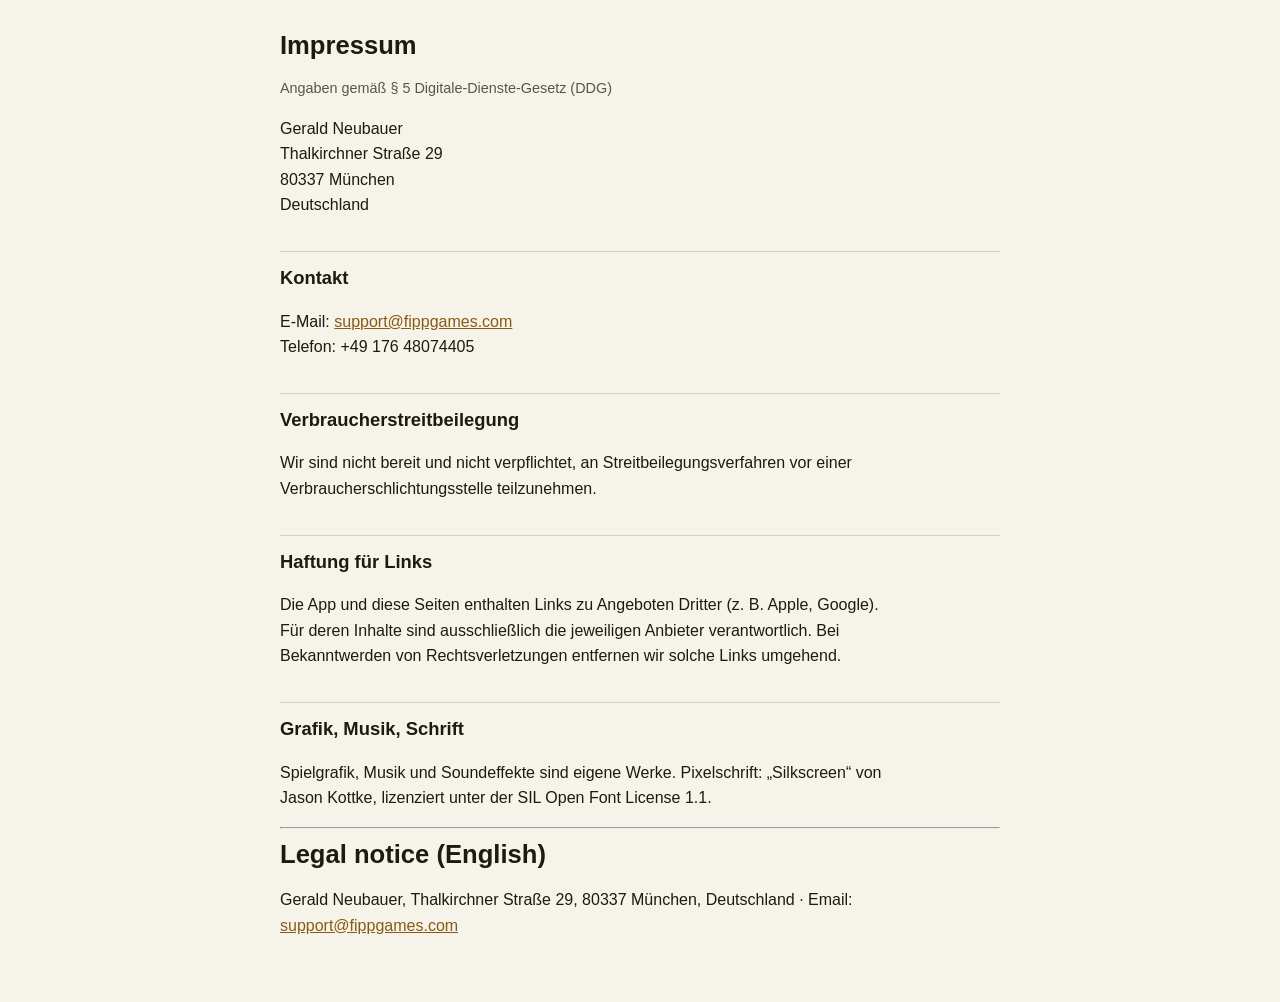
<file: impressum.html>
<!doctype html>
<html lang="de">
<head>
<meta charset="utf-8">
<meta name="viewport" content="width=device-width, initial-scale=1">
<title>Impressum – Echolot</title>
<link rel="stylesheet" href="_style.css">
</head>
<body>
<h1>Impressum</h1>
<p class="meta">Angaben gemäß § 5 Digitale-Dienste-Gesetz (DDG)</p>

<p>Gerald Neubauer<br>Thalkirchner Straße 29<br>80337 München<br>Deutschland</p>

<h2>Kontakt</h2>
<p>E-Mail: <a href="mailto:support@fippgames.com">support@fippgames.com</a><br>Telefon: +49 176 48074405</p>

<h2>Verbraucherstreitbeilegung</h2>
<p>Wir sind nicht bereit und nicht verpflichtet, an Streitbeilegungsverfahren vor einer Verbraucherschlichtungsstelle teilzunehmen.</p>

<h2>Haftung für Links</h2>
<p>Die App und diese Seiten enthalten Links zu Angeboten Dritter (z. B. Apple, Google). Für deren Inhalte sind ausschließlich die jeweiligen Anbieter verantwortlich. Bei Bekanntwerden von Rechtsverletzungen entfernen wir solche Links umgehend.</p>

<h2>Grafik, Musik, Schrift</h2>
<p>Spielgrafik, Musik und Soundeffekte sind eigene Werke. Pixelschrift: „Silkscreen“ von Jason Kottke, lizenziert unter der SIL Open Font License 1.1.</p>

<hr>
<h1>Legal notice (English)</h1>
<p>Gerald Neubauer, Thalkirchner Straße 29, 80337 München, Deutschland · Email: <a href="mailto:support@fippgames.com">support@fippgames.com</a></p>
</body>
</html>
</file>
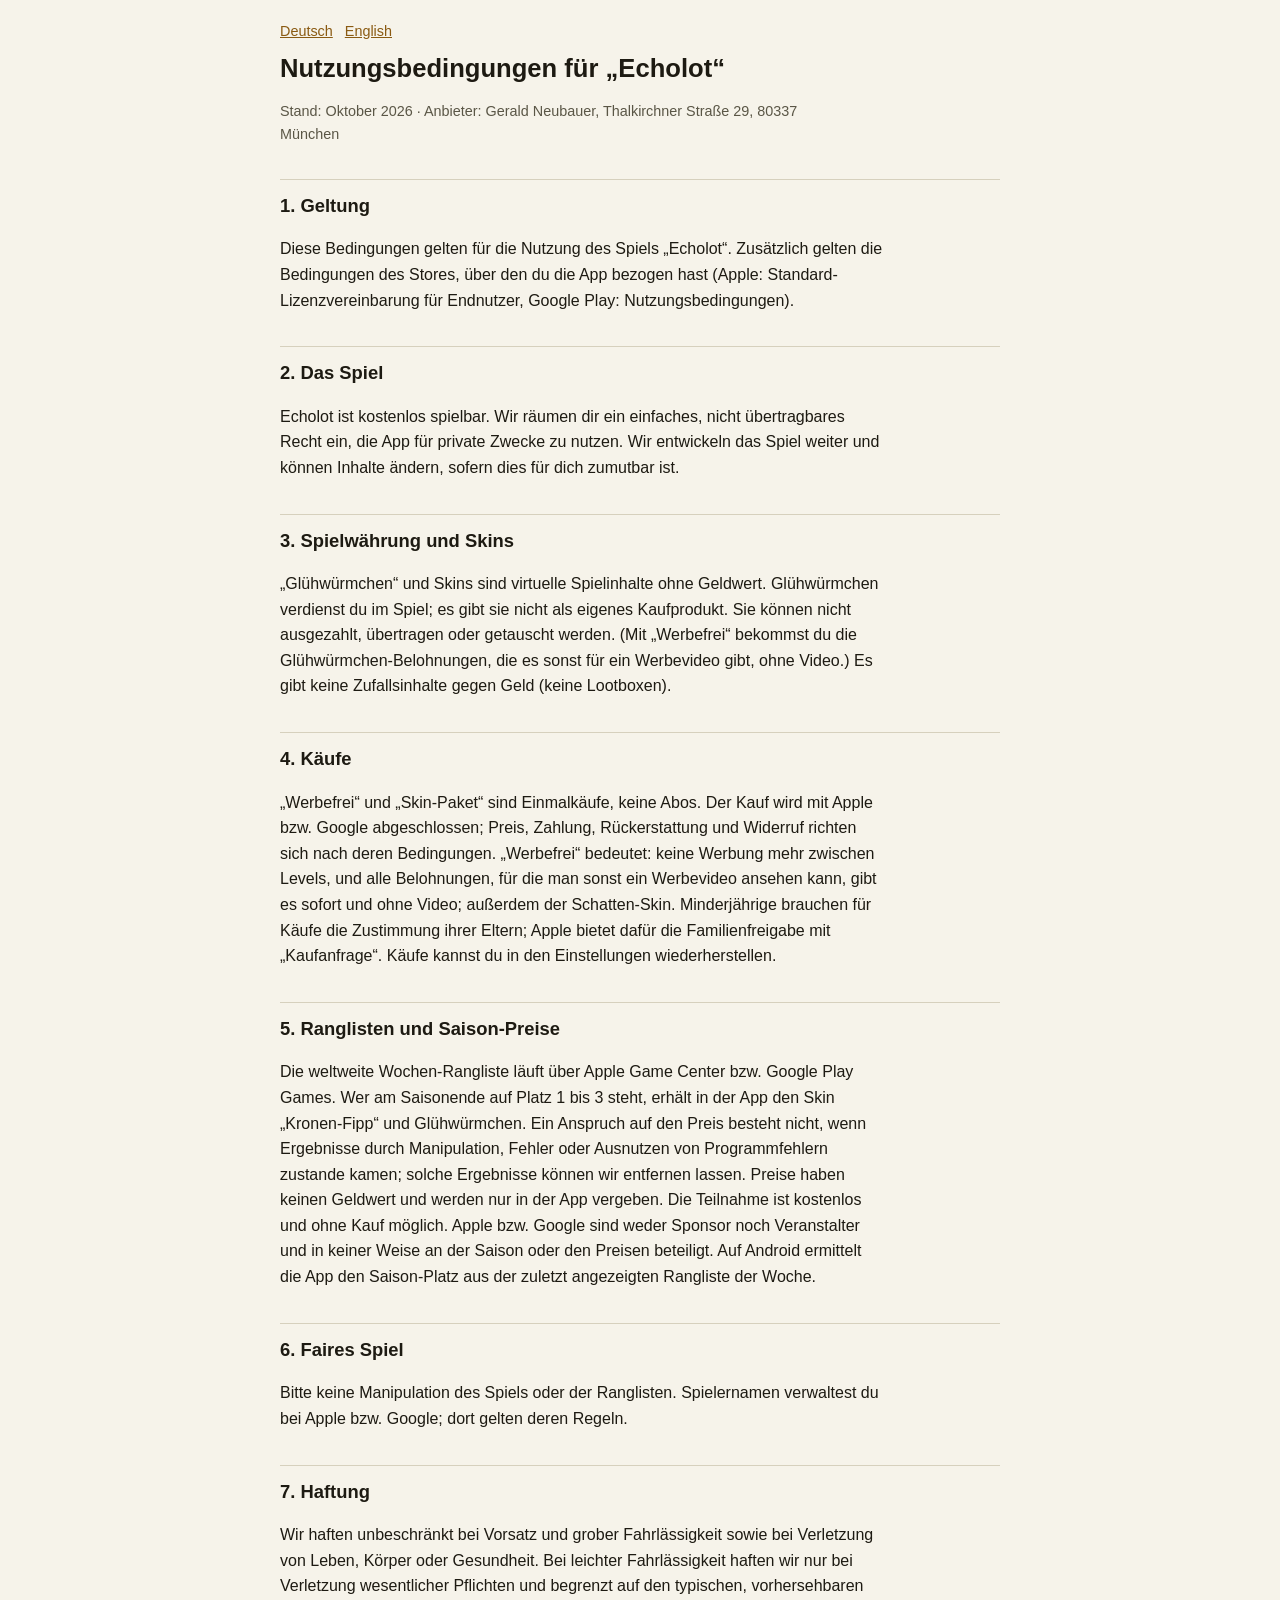
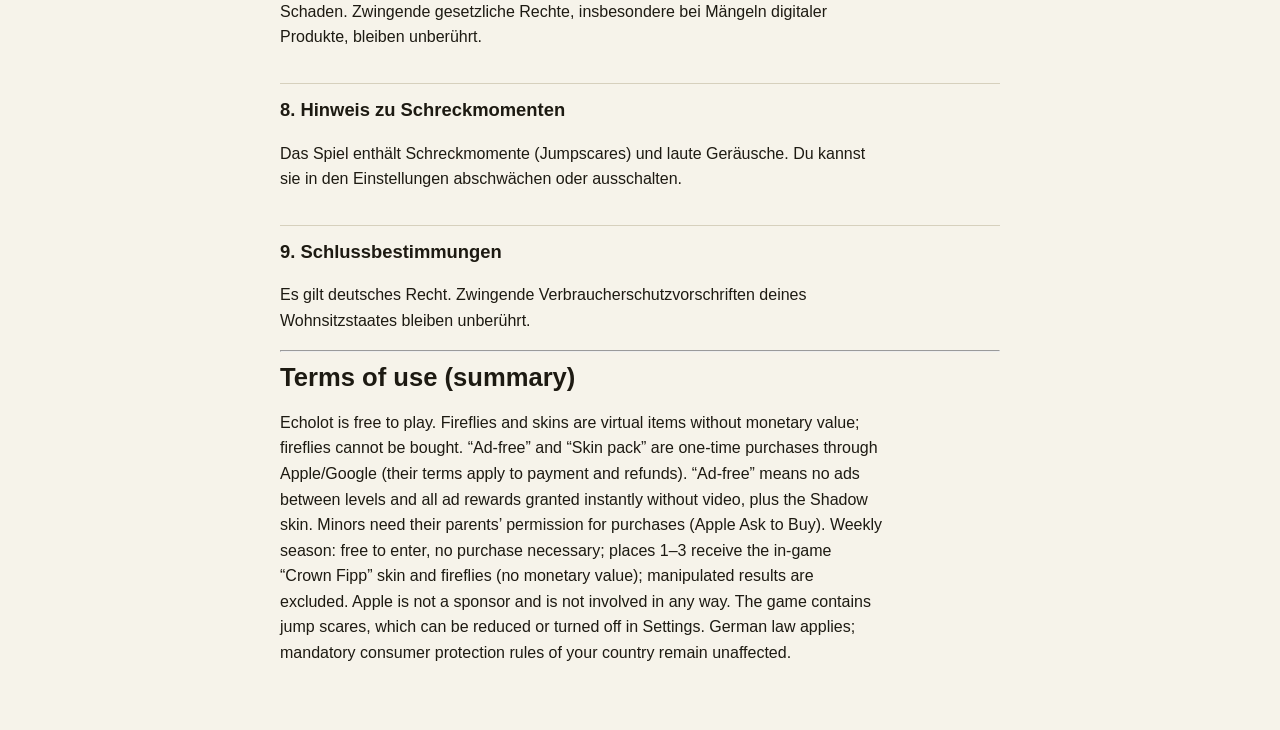
<file: nutzungsbedingungen.html>
<!doctype html>
<html lang="de">
<head>
<meta charset="utf-8">
<meta name="viewport" content="width=device-width, initial-scale=1">
<title>Nutzungsbedingungen – Echolot</title>
<link rel="stylesheet" href="_style.css">
</head>
<body>
<p class="lang"><a href="#de">Deutsch</a> <a href="#en">English</a></p>
<h1 id="de">Nutzungsbedingungen für „Echolot“</h1>
<p class="meta">Stand: Oktober 2026 · Anbieter: Gerald Neubauer, Thalkirchner Straße 29, 80337 München</p>

<h2>1. Geltung</h2>
<p>Diese Bedingungen gelten für die Nutzung des Spiels „Echolot“. Zusätzlich gelten die Bedingungen des Stores, über den du die App bezogen hast (Apple: Standard-Lizenzvereinbarung für Endnutzer, Google Play: Nutzungsbedingungen).</p>

<h2>2. Das Spiel</h2>
<p>Echolot ist kostenlos spielbar. Wir räumen dir ein einfaches, nicht übertragbares Recht ein, die App für private Zwecke zu nutzen. Wir entwickeln das Spiel weiter und können Inhalte ändern, sofern dies für dich zumutbar ist.</p>

<h2>3. Spielwährung und Skins</h2>
<p>„Glühwürmchen“ und Skins sind virtuelle Spielinhalte ohne Geldwert. Glühwürmchen verdienst du im Spiel; es gibt sie nicht als eigenes Kaufprodukt. Sie können nicht ausgezahlt, übertragen oder getauscht werden. (Mit „Werbefrei“ bekommst du die Glühwürmchen-Belohnungen, die es sonst für ein Werbevideo gibt, ohne Video.) Es gibt keine Zufallsinhalte gegen Geld (keine Lootboxen).</p>

<h2>4. Käufe</h2>
<p>„Werbefrei“ und „Skin-Paket“ sind Einmalkäufe, keine Abos. Der Kauf wird mit Apple bzw. Google abgeschlossen; Preis, Zahlung, Rückerstattung und Widerruf richten sich nach deren Bedingungen. „Werbefrei“ bedeutet: keine Werbung mehr zwischen Levels, und alle Belohnungen, für die man sonst ein Werbevideo ansehen kann, gibt es sofort und ohne Video; außerdem der Schatten-Skin. Minderjährige brauchen für Käufe die Zustimmung ihrer Eltern; Apple bietet dafür die Familienfreigabe mit „Kaufanfrage“. Käufe kannst du in den Einstellungen wiederherstellen.</p>

<h2>5. Ranglisten und Saison-Preise</h2>
<p>Die weltweite Wochen-Rangliste läuft über Apple Game Center bzw. Google Play Games. Wer am Saisonende auf Platz 1 bis 3 steht, erhält in der App den Skin „Kronen-Fipp“ und Glühwürmchen. Ein Anspruch auf den Preis besteht nicht, wenn Ergebnisse durch Manipulation, Fehler oder Ausnutzen von Programmfehlern zustande kamen; solche Ergebnisse können wir entfernen lassen. Preise haben keinen Geldwert und werden nur in der App vergeben. Die Teilnahme ist kostenlos und ohne Kauf möglich. Apple bzw. Google sind weder Sponsor noch Veranstalter und in keiner Weise an der Saison oder den Preisen beteiligt. Auf Android ermittelt die App den Saison-Platz aus der zuletzt angezeigten Rangliste der Woche.</p>

<h2>6. Faires Spiel</h2>
<p>Bitte keine Manipulation des Spiels oder der Ranglisten. Spielernamen verwaltest du bei Apple bzw. Google; dort gelten deren Regeln.</p>

<h2>7. Haftung</h2>
<p>Wir haften unbeschränkt bei Vorsatz und grober Fahrlässigkeit sowie bei Verletzung von Leben, Körper oder Gesundheit. Bei leichter Fahrlässigkeit haften wir nur bei Verletzung wesentlicher Pflichten und begrenzt auf den typischen, vorhersehbaren Schaden. Zwingende gesetzliche Rechte, insbesondere bei Mängeln digitaler Produkte, bleiben unberührt.</p>

<h2>8. Hinweis zu Schreckmomenten</h2>
<p>Das Spiel enthält Schreckmomente (Jumpscares) und laute Geräusche. Du kannst sie in den Einstellungen abschwächen oder ausschalten.</p>

<h2>9. Schlussbestimmungen</h2>
<p>Es gilt deutsches Recht. Zwingende Verbraucherschutzvorschriften deines Wohnsitzstaates bleiben unberührt.</p>

<hr>
<h1 id="en">Terms of use (summary)</h1>
<p>Echolot is free to play. Fireflies and skins are virtual items without monetary value; fireflies cannot be bought. “Ad-free” and “Skin pack” are one-time purchases through Apple/Google (their terms apply to payment and refunds). “Ad-free” means no ads between levels and all ad rewards granted instantly without video, plus the Shadow skin. Minors need their parents’ permission for purchases (Apple Ask to Buy). Weekly season: free to enter, no purchase necessary; places 1–3 receive the in-game “Crown Fipp” skin and fireflies (no monetary value); manipulated results are excluded. Apple is not a sponsor and is not involved in any way. The game contains jump scares, which can be reduced or turned off in Settings. German law applies; mandatory consumer protection rules of your country remain unaffected.</p>
</body>
</html>
</file>
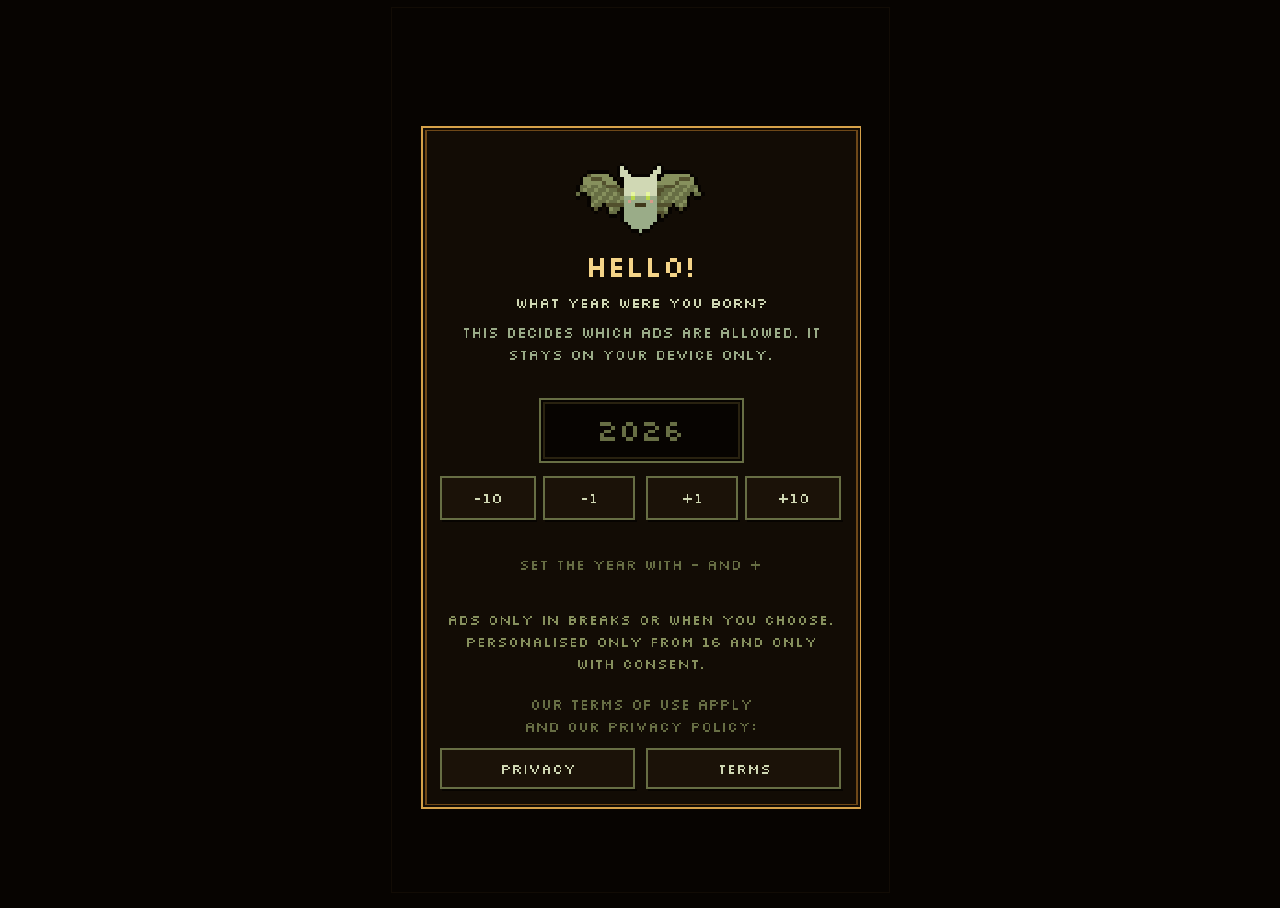
<file: spielen.html>
<!doctype html>
<html lang="de">
<head>
<meta charset="utf-8">
<title>Echolot</title>
<meta name="viewport" content="width=device-width, initial-scale=1, viewport-fit=cover">
<style>
@font-face { font-family: "Silkscreen"; font-style: normal; font-weight: 400; font-display: block; src: url("fonts/silkscreen-latin-400-normal.woff2") format("woff2"); unicode-range: U+0000-00FF,U+0131,U+0152-0153,U+02BB-02BC,U+02C6,U+02DA,U+02DC,U+0304,U+0308,U+0329,U+2000-206F,U+20AC,U+2122,U+2191,U+2193,U+2212,U+2215,U+FEFF,U+FFFD; }
@font-face { font-family: "Silkscreen"; font-style: normal; font-weight: 400; font-display: block; src: url("fonts/silkscreen-latin-ext-400-normal.woff2") format("woff2"); unicode-range: U+0100-02BA,U+02BD-02C5,U+02C7-02CC,U+02CE-02D7,U+02DD-02FF,U+1D00-1DBF,U+1E00-1E9F,U+1EF2-1EFF,U+2020,U+20A0-20AB,U+20AD-20C0,U+2113,U+2C60-2C7F,U+A720-A7FF; }

/* Single dark look on purpose: a lantern-lit cave screen centred on a void, pixel-scaled canvas */
:root {
  --void: #070401;
  --soot: #120c05;
  --moss: #676e44;
  --sage: #9aac88;
  --bone: #d0d8b4;
  --brass: #d6a24a;
  --font-pixel: "Silkscreen", ui-monospace, "Courier New", monospace;
  color-scheme: dark;
}
html, body { height: 100%; }
body {
  background: var(--void);
  color: var(--bone);
  font-family: var(--font-pixel);
  overflow: hidden;
}
#wrap {
  position: fixed;
  inset: 0;
  height: 100%;
  height: 100dvh;
  display: flex;
  align-items: center;
  justify-content: center;
  padding-left: env(safe-area-inset-left, 0px);
  padding-right: env(safe-area-inset-right, 0px);
  padding-top: env(safe-area-inset-top, 0px);
  padding-bottom: env(safe-area-inset-bottom, 0px);
  box-sizing: border-box;
}
* { -webkit-touch-callout: none; -webkit-user-select: none; user-select: none; }
canvas {
  display: block;
  image-rendering: pixelated;
  image-rendering: crisp-edges;
  touch-action: none;
  user-select: none;
  -webkit-user-select: none;
  -webkit-tap-highlight-color: transparent;
  outline: none;
  max-width: 100%;
  box-shadow: 0 0 0 1px var(--soot);
}
canvas:focus-visible { box-shadow: 0 0 0 2px var(--brass); }
#codebox { position: absolute; display: flex; gap: 6px; align-items: center; }
#codebox[hidden] { display: none; }
#codebox input { font-family: var(--font-pixel); font-size: 14px; letter-spacing: 0.1em; text-transform: uppercase; width: 9.5em; padding: 6px 8px; background: var(--soot); color: var(--bone); border: 1px solid var(--moss); border-radius: 0; }
#codebox input { -webkit-user-select: text; user-select: text; }
#codebox input:focus-visible { outline: 2px solid var(--brass); outline-offset: 1px; }
#codebox button { font-family: var(--font-pixel); font-size: 12px; padding: 7px 10px; background: var(--brass); color: var(--void); border: 1px solid var(--bone); border-radius: 0; cursor: pointer; }
#codebox button:focus-visible { outline: 2px solid var(--bone); outline-offset: 1px; }
#legal-ov { position: fixed; inset: 0; z-index: 20; display: flex; flex-direction: column; background: var(--void); padding-top: env(safe-area-inset-top, 0px); padding-bottom: env(safe-area-inset-bottom, 0px); }
#legal-ov[hidden] { display: none; }
#legal-ov .legal-bar { padding: 8px 16px; border-bottom: 1px solid var(--moss); }
#legal-ov button { font-family: var(--font-pixel); font-size: 12px; padding: 10px 12px; background: var(--brass); color: var(--void); border: 1px solid var(--bone); border-radius: 0; cursor: pointer; }
#legal-ov iframe { flex: 1; width: 100%; border: 0; background: #f4f1e8; }
#loading { position: absolute; color: var(--sage); font-size: 12px; letter-spacing: 0.08em; }
</style>
</head>
<body>
<div id="wrap">
  <div id="loading">ECHOLOT …</div>
  <canvas id="screen" width="270" height="480" tabindex="0" aria-label="Echolot: Fledermaus-Spiel. Ziehen zum Fliegen, Tippen oder Leertaste zum Rufen, Halten oder X für Schallstoß, L zum Lauschen."></canvas>
</div>
<script>window.ECHOLOT_LEGAL_BASE = "";
window.ECHOLOT_CONFIG = {"testMode":true,"admob":{"iosAppId":"ca-app-pub-6076511892879087~7774529644","androidAppId":"ca-app-pub-3940256099942544~3347511713","iosRewardedId":"ca-app-pub-6076511892879087/2226815801","androidRewardedId":"ca-app-pub-3940256099942544/5224354917","iosInterstitialId":"ca-app-pub-6076511892879087/8896039620","androidInterstitialId":"ca-app-pub-3940256099942544/1033173712","iosBannerId":"ca-app-pub-6076511892879087/9883149824","androidBannerId":"ca-app-pub-3940256099942544/6300978111"},"leaderboards":{"iosSeason":"echolot.saison","iosRecord":"echolot.rekord","androidSeason":"PLAY_GAMES_SAISON_ID","androidRecord":"PLAY_GAMES_REKORD_ID","playGamesProjectId":"000000000000"},"products":{"werbefrei":"de.fippgames.echolot.werbefrei","skinpaket":"de.fippgames.echolot.skinpaket"},"links":{"datenschutz":"https://fippgames.com/datenschutz.html","impressum":"https://fippgames.com/impressum.html","support":"mailto:support@fippgames.com","tuning":"https://fippgames.com/tuning.json"},"_hinweis_anbieter":"Einzelunternehmen: 'name' = dein Vor- und Nachname (Pflicht). 'firma' = Geschäftsbezeichnung, falls du eine nutzt (optional). 'ustid' oder 'wirtschaftsid' eintragen, falls vorhanden.","zwischenwerbung":{"_hinweis":"Vollbild-Video nach geschafften Levels. aktiv=false schaltet sie ab.","aktiv":true,"alleLevelMin":3,"alleLevelMax":5,"mindestMinuten":4,"ersteLevelOhne":3},"telemetryDeckAppId":"19E6507E-BB34-46E7-BF47-DB7377E5B73A","telemetryDeckNamespace":"com.fippgames","version":"1.0.0"};
/* Echolot – Plattform-Schicht.
 * Verbindet das Spiel mit Werbung (AdMob + Einwilligung), Käufen (App Store / Google Play),
 * Ranglisten (Game Center / Google Play Games) und dauerhaftem Speicher.
 * Im Browser (ohne Capacitor) gibt es harmlose Ersatzlösungen, damit das Spiel überall läuft.
 */
(function () {
  "use strict";
  const CFG = window.ECHOLOT_CONFIG || {
    testMode: true, admob: {}, leaderboards: {}, products: { werbefrei: "werbefrei", skinpaket: "skinpaket" }, links: {}
  };
  const Cap = window.Capacitor;
  const native = !!(Cap && Cap.isNativePlatform && Cap.isNativePlatform());
  const os = native ? Cap.getPlatform() : "web";
  // registerPlugin kommt aus @capacitor/core (www/capacitor.js). Dessen Proxys liefern bei addListener ein Promise.
  const reg = (window.capacitorExports && window.capacitorExports.registerPlugin) || (Cap && Cap.registerPlugin) || null;
  const plugin = name => {
    if (!native) return null;
    try { return (reg ? reg(name) : null) || (Cap.Plugins && Cap.Plugins[name]) || null; } catch (e) { return (Cap.Plugins && Cap.Plugins[name]) || null; }
  };
  /** Listener sicher anmelden: funktioniert, egal ob addListener ein Promise oder direkt ein Handle liefert. */
  const listen = (pl, ev, fn) => {
    if (!pl || !pl.addListener) return Promise.resolve(null);
    try { return Promise.resolve(pl.addListener(ev, fn)).catch(() => null); } catch (e) { return Promise.resolve(null); }
  };
  const withTimeout = (p, ms, v) => Promise.race([p, new Promise(r => setTimeout(() => r(v), ms))]);
  const AdMob = plugin("AdMob"), Purchases = plugin("NativePurchases"), Games = plugin("EcholotGames"),
    Prefs = plugin("Preferences"), App = plugin("App"), Splash = plugin("SplashScreen"), LN = plugin("LocalNotifications");
  const SAVE_KEY = "echolot-save-v2";
  const log = (...a) => { try { console.log("[Echolot]", ...a); } catch (e) {} };

  /* ---------- Speicher: localStorage + nativer Spiegel (übersteht iOS-Speicherbereinigung) ---------- */
  const storage = {
    async restore() {
      if (!Prefs) return;
      try {
        const r = await Prefs.get({ key: SAVE_KEY });
        let local = null; try { local = localStorage.getItem(SAVE_KEY); } catch (e) {}
        if (r && r.value && (!local || local.length < 10)) { try { localStorage.setItem(SAVE_KEY, r.value); } catch (e) {} }
      } catch (e) { log("restore", e); }
    },
    mirror(json) { if (Prefs) Prefs.set({ key: SAVE_KEY, value: json }).catch(() => {}); }
  };

  /* ---------- Werbung (nur freiwillige Belohnungsvideos) ----------
   * Ablauf: Beim Start nur die Einwilligungsabfrage (Google UMP). Das Werbe-SDK selbst wird erst
   * gestartet und ein Video erst geladen, wenn die Spielerin/der Spieler zum ersten Mal ein Video startet.
   * Wer "Werbefrei" gekauft hat, bekommt weder Einwilligungsfenster noch Tracking-Abfrage. */
  const ads = {
    consentDone: false, inited: false, canRequest: false, privacyOptions: false,
    ageSet: false, underAge: false, child: false, initUnder: false, initChild: false,
    loaded: false, loadedAt: 0, loading: null, consenting: null, lastFullAdAt: 0,
    get available() { return !!AdMob; },
    /** Altersgruppe setzen – immer beim Start, auch bei "Werbefrei". Ohne Altersangabe wird keine Werbung angefragt.
     * Wird jemand jünger eingestuft, werden vorgeladene Videos verworfen und die strengeren Kennzeichen sofort gesetzt. */
    setAge(opts) {
      const under = !!(opts && (opts.underAge || opts.child)), child = !!(opts && opts.child);
      const stricter = ads.ageSet && ((under && !ads.underAge) || (child && !ads.child));
      ads.underAge = under; ads.child = child; ads.ageSet = true;
      if (stricter) {
        ads.loaded = false; ads.interLoaded = false; ads.consentDone = false; ads.resetBanner();
        if (ads.inited && AdMob) {
          AdMob.initialize({ initializeForTesting: !!CFG.testMode, tagForUnderAgeOfConsent: true, tagForChildDirectedTreatment: ads.child || ads.initChild, maxAdContentRating: (ads.child || ads.initChild) ? "General" : "ParentalGuidance" })
            .then(() => { ads.initUnder = true; ads.initChild = ads.child || ads.initChild; }).catch(e => log("re-init", e));
        }
      }
    },
    /** Einwilligung abfragen (bei 16+ ggf. Formular). Ruft KEIN Werbe-SDK auf. */
    consent(opts) {
      if (!AdMob) return Promise.resolve();
      if (opts) ads.setAge(opts);
      if (!ads.ageSet) return Promise.resolve();
      if (ads.consenting) return ads.consenting;
      ads.consenting = (async () => {
        try {
          let info = await AdMob.requestConsentInfo({ tagForUnderAgeOfConsent: ads.underAge });
          if (!ads.underAge && info.isConsentFormAvailable && info.status === "REQUIRED") info = await AdMob.showConsentForm();
          ads.canRequest = !!info.canRequestAds;
          ads.privacyOptions = info.privacyOptionsRequirementStatus === "REQUIRED";
        } catch (e) { log("consent", e); ads.canRequest = false; }
        ads.consentDone = true; ads.consenting = null;
      })();
      return ads.consenting;
    },
    init(opts) { return ads.consent(opts); },
    /** Startet das Werbe-SDK (einmal). opts.att: Apple-Tracking-Abfrage erlaubt (nur wenn die Person selbst ein Video startet, ab 16). */
    async ensureInit(opts) {
      if (!AdMob || !ads.ageSet || !ads.canRequest) return false;
      if (!ads.inited) {
        try {
          // Strengere Kennzeichen bleiben bis zum Neustart, auch wenn das Alter später älter eingestellt wird.
          await AdMob.initialize({ initializeForTesting: !!CFG.testMode, tagForUnderAgeOfConsent: ads.underAge, tagForChildDirectedTreatment: ads.child, maxAdContentRating: ads.child ? "General" : "ParentalGuidance" });
          ads.inited = true; ads.initUnder = ads.underAge; ads.initChild = ads.child;
        } catch (e) { log("ads init", e); return false; }
      }
      if (opts && opts.att && os === "ios" && !ads.underAge && !ads.initUnder) {
        try { const st = await AdMob.trackingAuthorizationStatus(); if (st && st.status === "notDetermined") await AdMob.requestTrackingAuthorization(); } catch (e) { log("att", e); }
      }
      return ads.inited;
    },
    npa() { return ads.underAge || ads.initUnder; },
    adId() { return os === "ios" ? CFG.admob.iosRewardedId : CFG.admob.androidRewardedId; },
    preload() {
      if (!AdMob || !ads.inited || !ads.canRequest || ads.loading) return ads.loading;
      if (ads.loaded && Date.now() - ads.loadedAt < 55 * 60000) return null;
      ads.loaded = false;
      ads.loading = AdMob.prepareRewardVideoAd({ adId: ads.adId(), isTesting: !!CFG.testMode, npa: ads.npa() })
        .then(() => { ads.loaded = true; ads.loadedAt = Date.now(); }).catch(e => { log("ad load", e); ads.loaded = false; }).finally(() => { ads.loading = null; });
      return ads.loading;
    },
    /** Zeigt ein Belohnungsvideo. Ergebnis: "ok" (Belohnung verdient), "closed" (vorzeitig geschlossen), "nofill" (kein Video verfügbar). */
    showRewarded() {
      if (!AdMob) return Promise.resolve("nofill");
      return new Promise(async resolve => {
        let rewarded = false, done = false, shown = false; const hs = [];
        const finish = v => { if (done) return; done = true; hs.forEach(h => { try { h && h.remove && h.remove(); } catch (e) {} }); ads.loaded = false; if (shown) ads.lastFullAdAt = Date.now(); if (v === "ok") setTimeout(() => ads.preload(), 800); resolve(v); };
        try {
          if (!ads.ageSet) { finish("nofill"); return; }
          if (!ads.consentDone || !ads.canRequest) await ads.consent();
          if (!ads.canRequest || !(await ads.ensureInit({ att: true }))) { finish("nofill"); return; }
          hs.push(await listen(AdMob, "onRewardedVideoAdReward", () => { rewarded = true; }));
          hs.push(await listen(AdMob, "onRewardedVideoAdShowed", () => { shown = true; ads.lastFullAdAt = Date.now(); }));
          hs.push(await listen(AdMob, "onRewardedVideoAdDismissed", () => setTimeout(() => finish(rewarded ? "ok" : "closed"), 250)));
          hs.push(await listen(AdMob, "onRewardedVideoAdFailedToShow", () => finish("nofill")));
          if (!ads.loaded || Date.now() - ads.loadedAt > 55 * 60000) { ads.loaded = false; await withTimeout(ads.preload() || Promise.resolve(), 12000); }
          if (!ads.loaded) { finish("nofill"); return; }
          AdMob.showRewardVideoAd().then(() => { rewarded = true; }).catch(() => finish(shown ? (rewarded ? "ok" : "closed") : "nofill"));
          setTimeout(() => { if (!shown) finish("nofill"); }, 8000);
          setTimeout(() => finish(rewarded ? "ok" : shown ? "closed" : "nofill"), 180000);
        } catch (e) { log("ad show", e); finish("nofill"); }
      });
    },
    /* Kleine Werbeleiste – nur in Menüs, im freien Bereich unter dem Spielfeld (Regeln im Spiel). */
    bannerCreated: false, bannerVisible: false, bannerWant: false, bannerBusy: false,
    bannerId() { return os === "ios" ? CFG.admob.iosBannerId : CFG.admob.androidBannerId; },
    setBanner(want, margin) {
      ads.bannerWant = !!want; ads.bannerMargin = margin || 0;
      if (!AdMob || !ads.bannerId()) return;
      ads.syncBanner();
    },
    async syncBanner() {
      if (ads.bannerBusy) return; ads.bannerBusy = true;
      try {
        for (let i = 0; i < 3; i++) {
          const want = ads.bannerWant;
          if (want && !ads.bannerVisible) {
            if (!ads.consentDone) await ads.consent();
            if (!ads.bannerWant) continue;
            if (!ads.canRequest || !(await ads.ensureInit({ att: false }))) break;
            if (!ads.bannerCreated) {
              await AdMob.showBanner({ adId: ads.bannerId(), adSize: "BANNER", position: "BOTTOM_CENTER", margin: ads.bannerMargin, isTesting: !!CFG.testMode, npa: ads.npa() });
              ads.bannerCreated = true;
            } else await AdMob.resumeBanner();
            ads.bannerVisible = true;
          } else if (!want && ads.bannerVisible) {
            await AdMob.hideBanner(); ads.bannerVisible = false;
          }
          if (ads.bannerWant === want) break;
        }
      } catch (e) { log("banner", e); }
      ads.bannerBusy = false;
    },
    /** Nach einer Altersänderung: Leiste komplett neu aufbauen (mit den neuen Kennzeichen). */
    resetBanner() {
      if (!AdMob || !ads.bannerCreated) return;
      ads.bannerCreated = false; ads.bannerVisible = false;
      AdMob.removeBanner().catch(() => {});
    },
    /* Vollbild-Video zwischen zwei Levels (nur an natürlichen Pausen, Regeln im Spiel). Keine Tracking-Abfrage auf diesem Weg. */
    interLoaded: false, interLoadedAt: 0, interLoading: null,
    interId() { return os === "ios" ? CFG.admob.iosInterstitialId : CFG.admob.androidInterstitialId; },
    get interReady() { return ads.interLoaded && Date.now() - ads.interLoadedAt < 55 * 60000; },
    async preloadInterstitial() {
      if (!AdMob || !ads.ageSet || ads.interReady || ads.interLoading) return ads.interLoading;
      if (!ads.consentDone) await ads.consent();
      if (!ads.canRequest || !ads.interId() || !(await ads.ensureInit({ att: false }))) return null;
      ads.interLoaded = false;
      ads.interLoading = AdMob.prepareInterstitial({ adId: ads.interId(), isTesting: !!CFG.testMode, npa: ads.npa() })
        .then(() => { ads.interLoaded = true; ads.interLoadedAt = Date.now(); }).catch(e => { log("inter load", e); ads.interLoaded = false; }).finally(() => { ads.interLoading = null; });
      return ads.interLoading;
    },
    /** Zeigt das vorgeladene Vollbild-Video. Ergebnis: true = wirklich gezeigt und geschlossen. */
    showInterstitial() {
      if (!AdMob || !ads.interReady) return Promise.resolve(false);
      return new Promise(async resolve => {
        let done = false, shown = false; const hs = [];
        const finish = v => { if (done) return; done = true; hs.forEach(h => { try { h && h.remove && h.remove(); } catch (e) {} }); ads.interLoaded = false; if (shown) ads.lastFullAdAt = Date.now(); resolve(v); };
        try {
          hs.push(await listen(AdMob, "interstitialAdShowed", () => { shown = true; ads.lastFullAdAt = Date.now(); }));
          hs.push(await listen(AdMob, "interstitialAdDismissed", () => finish(true)));
          hs.push(await listen(AdMob, "interstitialAdFailedToShow", () => finish(false)));
          AdMob.showInterstitial().catch(() => finish(false));
          setTimeout(() => { if (!shown) finish(false); }, 6000);
          setTimeout(() => finish(shown), 120000);
        } catch (e) { log("inter show", e); finish(false); }
      });
    },
    async showPrivacyOptions() {
      if (!AdMob) return false;
      try {
        if (!ads.consentDone) await ads.consent();
        if (!ads.privacyOptions) return false;
        await AdMob.showPrivacyOptionsForm();
        const info = await AdMob.requestConsentInfo({ tagForUnderAgeOfConsent: ads.underAge }); ads.canRequest = !!info.canRequestAds;
        return true;
      } catch (e) { log("privacy form", e); return false; }
    }
  };

  /* ---------- Käufe (Einmalkäufe, keine Abos, keine Zufallsinhalte) ---------- */
  const iap = {
    prices: {}, owned: [], busy: false, synced: false, lastError: "",
    get available() { return !!Purchases; },
    key2id(key) { return CFG.products[key]; },
    id2key(id) { return Object.keys(CFG.products).find(k => CFG.products[k] === id); },
    async init() {
      if (!Purchases) return;
      try {
        const ids = Object.values(CFG.products);
        const r = await Purchases.getProducts({ productIdentifiers: ids, productType: "inapp" });
        (r.products || []).forEach(p => { const k = iap.id2key(p.identifier); if (k) iap.prices[k] = p.priceString; });
      } catch (e) { log("products", e); }
      await iap.refreshOwned();
    },
    async refreshOwned() {
      if (!Purchases) return iap.owned;
      try {
        const r = await Purchases.getPurchases({ productType: "inapp", onlyCurrentEntitlements: true });
        const keys = (r.purchases || []).filter(t => !t.revocationDate && t.purchaseState !== "2" && t.purchaseState !== "PENDING").map(t => iap.id2key(t.productIdentifier)).filter(Boolean);
        iap.owned = Array.from(new Set(keys)); iap.synced = true;
      } catch (e) { log("purchases", e); }
      return iap.owned;
    },
    async buy(key) {
      if (!Purchases || iap.busy) return false;
      iap.busy = true;
      try {
        const t = await Purchases.purchaseProduct({ productIdentifier: iap.key2id(key), productType: "inapp", quantity: 1 });
        iap.lastError = "";
        if (t && t.productIdentifier) { if (!iap.owned.includes(key)) iap.owned.push(key); return true; }
        return false;
      } catch (e) { log("buy", e); iap.lastError = String((e && (e.message || e.code)) || e || ""); return false; } finally { iap.busy = false; }
    },
    async restore() {
      if (!Purchases) return [];
      try { await Purchases.restorePurchases(); } catch (e) { log("restore", e); }
      return iap.refreshOwned();
    }
  };

  /* ---------- Ranglisten ---------- */
  // Punktzahl = Tiefe * 10000 + (9999 - Sekunden): tiefer zählt, bei gleicher Tiefe gewinnt die kürzere Zeit.
  const encodeScore = (depth, secs) => Math.max(0, Math.floor(depth)) * 10000 + Math.max(0, 9999 - Math.min(9999, Math.round(secs)));
  const decodeScore = s => ({ depth: Math.floor(s / 10000), secs: 9999 - (s % 10000) });
  // Google Play Games: Wochenwertung endet Samstag 24:00 Uhr Pazifikzeit (= Sonntag ~8/9 Uhr MEZ).
  function playWeek(now = new Date()) {
    const pt = new Date(now.toLocaleString("en-US", { timeZone: "America/Los_Angeles" }));
    const offset = Math.round((now.getTime() - pt.getTime()) / 60000) * 60000;
    const start = new Date(pt); start.setHours(0, 0, 0, 0); start.setDate(start.getDate() - start.getDay());
    const pad = n => String(n).padStart(2, "0");
    const id = start.getFullYear() + "-" + pad(start.getMonth() + 1) + "-" + pad(start.getDate());
    return { seasonId: "gp-" + id, endsAt: start.getTime() + offset + 7 * 864e5 };
  }
  const games = {
    signedIn: false, player: null, os,
    get available() { return !!Games; },
    seasonBoardId() { return os === "ios" ? CFG.leaderboards.iosSeason : CFG.leaderboards.androidSeason; },
    recordBoardId() { return os === "ios" ? CFG.leaderboards.iosRecord : CFG.leaderboards.androidRecord; },
    async signIn() {
      if (!Games) return false;
      try { const r = await Games.signIn(); games.signedIn = !!(r && r.signedIn); games.player = r; } catch (e) { games.signedIn = false; log("signIn", e); }
      return games.signedIn;
    },
    async submit(depth, secs) {
      if (!Games || !games.signedIn) return false;
      try { await Games.submitScore({ score: encodeScore(depth, secs), leaderboardIds: [games.seasonBoardId(), games.recordBoardId()] }); return true; } catch (e) { log("submit", e); return false; }
    },
    /** Aktuelle Saison: {entries:[{rank,name,depth,secs,me}], me, endsAt, seasonId} */
    async loadSeason(count = 10) {
      if (!Games || !games.signedIn) return null;
      try {
        const r = await Games.loadBoard({ leaderboardId: games.seasonBoardId(), count, span: "weekly" });
        const myId = games.player && games.player.playerId;
        const map = e => Object.assign({ rank: e.rank, name: e.name, me: !!e.me || (myId && e.playerId === myId) }, decodeScore(e.score));
        const out = { entries: (r.entries || []).map(map), me: r.me ? map(Object.assign({}, r.me, { me: true })) : null };
        if (os === "ios") { out.endsAt = r.endsAt || null; out.seasonId = r.seasonId || null; }
        else Object.assign(out, playWeek());
        return out;
      } catch (e) { log("loadSeason", e); return null; }
    },
    /** iOS: Platz in der Vorwoche. Android: {supported:false} – das Spiel nutzt dann den zuletzt gesehenen Platz. */
    async previousRank() {
      if (!Games || !games.signedIn) return null;
      try { return await Games.loadPreviousRank({ leaderboardId: games.seasonBoardId() }); } catch (e) { log("prevRank", e); return null; }
    },
    currentWeekFallback: playWeek,
    async show() { if (Games) { try { await Games.showBoard({ leaderboardId: games.seasonBoardId() }); } catch (e) { log("showBoard", e); } } }
  };

  /* ---------- Erinnerungen von Fipp (lokale Benachrichtigungen, nur auf dem Gerät geplant) ----------
   * Wichtig: LocalNotifications.schedule() fragt ab Version 8.3 selbst nach der Erlaubnis. Deshalb wird nur
   * geplant, wenn die Erlaubnis bereits erteilt ist – gefragt wird ausschließlich über request(). */
  const notify = {
    get available() { return !!LN; },
    async status() { if (!LN) return "denied"; try { const r = await LN.checkPermissions(); return (r && r.display) || "denied"; } catch (e) { return "denied"; } },
    async request() { if (!LN) return false; try { const r = await LN.requestPermissions(); return !!r && r.display === "granted"; } catch (e) { log("notify perm", e); return false; } },
    /** Ersetzt alle geplanten Erinnerungen durch list = [{id, title, body, at: Date}]. */
    async replace(list) {
      if (!LN) return;
      try {
        const p = await LN.getPending();
        if (p && p.notifications && p.notifications.length) await LN.cancel({ notifications: p.notifications.map(n => ({ id: n.id })) });
        if (!list || !list.length || (await notify.status()) !== "granted") return;
        await LN.schedule({ notifications: list.map(n => ({ id: n.id, title: n.title, body: n.body, schedule: { at: n.at, allowWhileIdle: true } })) });
      } catch (e) { log("notify", e); }
    }
  };

  /* ---------- Rechtstexte im Spiel ---------- */
  function openLegal(which) {
    const file = which === "impressum" ? "impressum.html" : which === "agb" ? "nutzungsbedingungen.html" : "datenschutz.html";
    let url = null;
    if (native) url = "legal/" + file;
    else if (window.ECHOLOT_LEGAL_BASE != null) url = window.ECHOLOT_LEGAL_BASE + file;
    else if (CFG.links && CFG.links[which] && !/DEIN-/.test(CFG.links[which])) url = CFG.links[which];
    if (!url) return false;
    let ov = document.getElementById("legal-ov");
    if (!ov) {
      ov = document.createElement("div"); ov.id = "legal-ov";
      const en = window.ECHOLOT_LANG === "en";
      ov.innerHTML = '<div class="legal-bar"><button type="button" id="legal-close">' + (en ? "← BACK TO THE GAME" : "← ZURÜCK ZUM SPIEL") + '</button></div><iframe id="legal-frame" title="' + (en ? "Legal" : "Rechtliches") + '"></iframe>';
      document.body.appendChild(ov);
      document.getElementById("legal-close").addEventListener("click", () => { ov.hidden = true; document.getElementById("legal-frame").src = "about:blank"; });
    }
    document.getElementById("legal-frame").src = url + (window.ECHOLOT_LANG === "en" && which !== "impressum" ? "#en" : "");
    ov.hidden = false;
    return true;
  }

  /* ---------- Android-Zurück-Taste ---------- */
  function hookBack(handler) { listen(App, "backButton", () => handler()); }
  // Käufe, die später freigegeben werden (z. B. Familienfreigabe "Kaufanfrage") oder zurückerstattet wurden
  function hookPurchases() { listen(Purchases, "transactionUpdated", () => { iap.refreshOwned().then(() => { try { window.dispatchEvent(new Event("echolot-iap")); } catch (e) {} }); }); }
  function exitApp() { if (App && App.exitApp) App.exitApp(); }
  /* ---------- Anonyme Statistik (TelemetryDeck) ----------
   * Keine personenbezogenen Daten: pro App-Start eine zufällige Sitzungs-Kennung, die nirgends gespeichert wird
   * (kein Zugriff auf Gerätespeicher, kein Werbe-ID, keine IP-Speicherung beim Anbieter). Nie für unter 13. Abschaltbar. */
  const Http = (window.capacitorExports && window.capacitorExports.CapacitorHttp) || null;
  const sid = (window.crypto && crypto.randomUUID) ? crypto.randomUUID() : (Date.now().toString(36) + Math.random().toString(36).slice(2));
  const post = (url, data) => {
    if (native && Http && Http.request) return Http.request({ url, method: "POST", headers: { "Content-Type": "application/json; charset=utf-8" }, data });
    return fetch(url, { method: "POST", headers: { "Content-Type": "application/json; charset=utf-8" }, body: JSON.stringify(data), keepalive: true });
  };
  const stats = {
    enabled: false, queue: [], timer: null,
    get available() { return !!CFG.telemetryDeckAppId; },
    setEnabled(v) { stats.enabled = !!v && stats.available && native; if (!stats.enabled) stats.queue = []; },
    track(type, payload, floatValue) {
      if (!stats.enabled) return;
      const ev = { appID: CFG.telemetryDeckAppId, clientUser: sid, sessionID: sid, type: "Echolot." + type, isTestMode: !!CFG.testMode,
        payload: Object.assign({ "App.version": String(CFG.version || ""), "App.platform": os }, payload || {}) };
      if (typeof floatValue === "number" && isFinite(floatValue)) ev.floatValue = floatValue;
      stats.queue.push(ev);
      if (stats.queue.length >= 20) stats.flush(); else if (!stats.timer) stats.timer = setTimeout(stats.flush, 15000);
    },
    flush() {
      if (stats.timer) { clearTimeout(stats.timer); stats.timer = null; }
      if (!stats.queue.length) return;
      const batch = stats.queue.splice(0, stats.queue.length);
      const ns = CFG.telemetryDeckNamespace ? "namespace/" + encodeURIComponent(CFG.telemetryDeckNamespace) + "/" : "";
      try { Promise.resolve(post("https://nom.telemetrydeck.com/v2/" + ns, batch)).catch(e => log("stats", e)); } catch (e) { log("stats", e); }
    }
  };
  document.addEventListener("visibilitychange", () => { if (document.hidden) stats.flush(); });
  /* ---------- Feineinstellung aus dem Netz (z. B. wie oft Zwischenwerbung kommt) – ohne neue App-Version ---------- */
  async function fetchTuning() {
    const url = (CFG.links && CFG.links.tuning) || "";
    if (!url) return null;
    try {
      const get = native && Http && Http.request ? Http.request({ url: url + "?t=" + Math.floor(Date.now() / 36e5), method: "GET", responseType: "json" })
        : fetch(url, { cache: "no-store" }).then(r => r.json().then(data => ({ status: r.status, data })));
      const r = await withTimeout(get, 5000, null);
      if (!r || r.status !== 200) return null;
      return typeof r.data === "string" ? JSON.parse(r.data) : r.data;
    } catch (e) { log("tuning", e); return null; }
  }
  /* ---------- Ton-Modus (iOS): lautlos respektieren, bis die Lautstärketasten gedrückt werden ---------- */
  const audio = {
    setMode(mode) { if (Games && os === "ios") { try { Games.setAudioMode({ mode }).catch(() => {}); } catch (e) {} } },
    onVolumeButton(cb) { if (Games && os === "ios") listen(Games, "volumeButton", () => cb()); }
  };

  /* ---------- Home-Bildschirm-Widget (iOS): Serie + letzter Spieltag ---------- */
  let widgetLast = "";
  const widget = {
    update(d) {
      if (!(Games && os === "ios")) return;
      const key = JSON.stringify(d); if (key === widgetLast) return; widgetLast = key;
      try { Games.setWidget(d).catch(() => {}); } catch (e) {}
    }
  };

  window.Platform = {
    native, os, config: CFG, storage, ads, iap, games, notify, audio, widget, stats, fetchTuning, openLegal, hookBack, exitApp, encodeScore, decodeScore,
    version: CFG.version || "1.0.0",
    hideSplash() { if (Splash) Splash.hide().catch(() => {}); },
    /** Wird vom Spiel nach dem Laden aufgerufen. */
    async start(opts) {
      if (!native) return;
      hookPurchases();
      try { await withTimeout(iap.init(), 8000); } catch (e) { log("iap start", e); }
      if (opts && opts.ageKnown) ads.setAge({ underAge: opts.underAge, child: opts.child });
      const adFree = !!(opts && opts.adFree) || iap.owned.includes("werbefrei");
      // Erst die Einwilligung (eigenes Fenster), danach Game Center – so überlagern sich die Fenster nicht.
      if (opts && opts.ageKnown && !adFree) { try { await withTimeout(ads.consent({ underAge: opts.underAge, child: opts.child }), 60000); } catch (e) { log("consent start", e); } }
      try { await withTimeout(games.signIn(), 20000, false); } catch (e) { log("gc start", e); }
    }
  };
})();

</script>
<script>/* Sprache (automatisch gebaut, tools/i18n.mjs) */
var ECHOLOT_LANG = (function () {
  try { var sv = JSON.parse(localStorage.getItem("echolot-save-v2") || "{}"); if (sv.lang === "de" || sv.lang === "en") return sv.lang; } catch (e) {}
  var l = ((navigator.languages && navigator.languages[0]) || navigator.language || "de").toLowerCase();
  return l.indexOf("de") === 0 ? "de" : "en";
})();
window.ECHOLOT_LANG = ECHOLOT_LANG;
try { document.documentElement.lang = ECHOLOT_LANG; } catch (e) {}
var _EN = {"TROPFSTEINHÖHLE":"DRIPSTONE CAVE","WITTEL, DIE WEBERIN":"WITTEL THE WEAVER","ALTE MINE":"OLD MINE","KÖNIG NAGEZAHN":"KING GNAWTOOTH","VERSUNKENES KLOSTER":"SUNKEN ABBEY","DER STEINWÄCHTER":"THE STONE WARDEN","UNTERIRDISCHER SEE":"UNDERGROUND LAKE","DER ALTE WELS":"THE OLD CATFISH","EULENHORST":"OWL'S NEST","STILLE":"HUSH","WEGGABELUNG":"FORK IN THE CAVE","KREUZSPINNE":"CROSS SPIDER","NETZWÄCHTERIN":"WEB WARDEN","GRUBENGEIST":"MINE GHOST","RATTENRUDEL":"RAT PACK","FIPP":"FIPP","Das Original":"The original","GRUBENHELM":"MINER'S HELMET","Größerer Lichtkreis":"Bigger light circle","ERDBEERE":"STRAWBERRY","Süßes Echo":"Sweet echo","PILZHUT":"MUSHROOM HAT","Dumpfer Ruf":"Muffled call","STRICKSCHAL":"KNIT SCARF","Kuschelig warm":"Cosy and warm","MOND":"MOON","Größeres Echo":"Bigger echo","GEIST":"GHOST","Eule hört schlechter":"Owl hears less","KRISTALL":"CRYSTAL","Echo hält länger":"Echo lasts longer","KÜRBIS":"PUMPKIN","Halloween: 10 Kürbisse, dann kaufbar":"Halloween: find 10 pumpkins, then buy it","GOLD-FIPP":"GOLD FIPP","Treue-Skin: 7 Tage am Stück spielen":"Loyalty skin: play 7 days in a row","KRONEN-FIPP":"CROWN FIPP","Nur für die Top 3 einer Saison":"Only for a season's top 3","TIEFENTAUCHER":"DEEP DIVER","Endlos-Modus: Tiefe 15 erreichen":"Endless mode: reach depth 15","SCHATTEN":"SHADOW","Im Kauf WERBEFREI enthalten":"Included in AD-FREE","TOP 3":"TOP 3","TIEFE ":"DEPTH ","KAUF":"BUY"," TAGE":" DAYS"," KÜRB.":" PUMPK.","STUFE ":"LEVEL "," GW":" FF","ONKEL FLATTER":"UNCLE FLUTTER","OMA ZWICK":"GRANNY PINCH","PIEPS":"PEEP","TANTE MOOSI":"AUNT MOSSY","KLEINER KAI":"LITTLE KAI","OPA KNITTER":"GRANDPA CRINKLE","LULU":"LULU","Tagesbonus: +15 Glühwürmchen für den ersten Lauf heute!":"Daily bonus: +15 fireflies for today's first run!","Endlos-Modus! Wie tief kommst du? Die Uhr läuft.":"Endless mode! How deep can you go? The clock is running.","Meilenstein Tiefe ":"Milestone depth ",": +20 Glühwürmchen!":": +20 fireflies!","TIEFE 15! Skin TIEFENTAUCHER freigeschaltet!":"DEPTH 15! DEEP DIVER skin unlocked!","! Zeit ":"! Time ",". Weiter so!":". Keep going!","DU":"YOU","SAISON-SIEG!":"SEASON WIN!",": Platz ":": place ","! Du bekommst den KRONEN-FIPP (nur für die Top 3) und ":"! You get CROWN FIPP (top 3 only) and "," Glühwürmchen. Neue Saison läuft.":" fireflies. A new season has started.","T ":"d ","Std":"h","Rangliste nicht verfügbar.":"Leaderboard not available.","Saison":"Season","Weltweite Saison":"Worldwide season","Für die Weltrangliste bei ":"For the world leaderboard, sign in to ","Game Center":"Game Center","Google Play Games":"Google Play Games"," anmelden. Deine Läufe zählen dann weltweit.":". Your runs will then count worldwide.","Weltrangliste lädt …":"Loading world leaderboard …","Gerade nicht erreichbar. Später noch mal.":"Not reachable right now. Try again later.","Weltweit · Ende in ":"Worldwide · ends in ","Weltweite Wertung":"Worldwide ranking","Noch niemand diese Woche. Sei der Erste!":"Nobody yet this week. Be the first!"," · Ende in ":" · ends in ","Browser: Probe-Namen":"Browser: sample names","Letzte Saison: weltweit Platz ":"Last season: worldwide place "," Glühwürmchen.":" fireflies.","RANGLISTE":"LEADERBOARD","tiefer zählt, bei Gleichstand schneller":"deeper wins, faster breaks ties","SAISON":"SEASON","MEINE LÄUFE":"MY RUNS","LAUF: TIEFE ":"RUN: DEPTH ","Weltweit Platz ":"Worldwide place ","Wird übertragen …":"Sending …","Neuer Saison-Bestwert! ":"New season best! ","Saison-Bestwert bleibt. ":"Season best stays. ","ANMELDEN":"SIGN IN","NICHT ANGEMELDET":"NOT SIGNED IN","Melde dich in den Einstellungen deines Handys bei ":"Sign in to "," an und versuch es dann noch mal.":" in your phone's settings, then try again.","TOP 3 am Saisonende:":"TOP 3 at season end:","KRONEN-FIPP + Glühwürmchen":"CROWN FIPP + fireflies","PLATZ":"PLACE","TIEFE":"DEPTH","ZEIT":"TIME","DATUM":"DATE","Noch keine Läufe.":"No runs yet.","Tiefster Lauf: ":"Deepest run: ","  ·  Kronen: ":"  ·  Crowns: ","Tiefe 15 = Skin TIEFENTAUCHER":"Depth 15 = DEEP DIVER skin","ALLE PLÄTZE (GAME CENTER)":"ALL PLACES (GAME CENTER)","ALLE PLÄTZE (PLAY GAMES)":"ALL PLACES (PLAY GAMES)","Weltrangliste über ":"World leaderboard via ","Browser-Vorschau · Weltrangliste in der App":"Browser preview · world leaderboard in the app","NEUER LAUF":"NEW RUN","KARTE":"MAP","SKINS":"SKINS","Zurück am Kristall. Weiter geht's!":"Back at the crystal. Off you go!","So dunkel ... Tippe zum Rufen, zieh zum Fliegen. Irgendwo oben schläft die Eule, also nicht zu viel rufen!":"So dark ... Tap to call, drag to fly. The owl sleeps somewhere up there, so don't call too much!","Hier hängen Spinnen. Halt den Finger gedrückt für einen Schallstoß! Und psst: Die Eule schläft oben.":"Spiders hang here. Hold your finger down for a sound blast! And shh: the owl sleeps up top.",", Level ":", level ",". Die Eule schläft ... noch. Das Licht ist oben.":". The owl is asleep ... for now. The light is up top.","Ich bin heiser ... keine Rufe mehr. Lauschen kostet nichts!":"I'm hoarse ... no calls left. Listening is free!","Nur noch zwei Rufe. Lauschen und der Lichtkreis helfen auch!":"Only two calls left. Listening and your light circle help too!","Keine Rufe mehr für einen Schallstoß.":"No calls left for a sound blast."," auf einmal! Die hinterlassen Glühwürmchen.":" at once! They left fireflies behind.","Weggepustet! Da glitzert ein Glühwürmchen.":"Blown away! A firefly is glittering there.","Ha! Die Eule ist zurückgeschreckt!":"Ha! The owl flinched back!","Ein Luftzug ... ganz nah!":"A draught ... very close!","Psst ... der Wind kommt von da. Und leises Piepsen.":"Shh ... the wind comes from there. And soft squeaking.","Au! Gebissen!":"Ouch! Bitten!","Mein Flügel ... nur noch einer!":"My wing ... only one left!","Autsch! Vorsicht!":"Ouch! Careful!","Autsch!":"Ouch!","Gefangen! Aber noch mal klappt das nicht – vorsichtig!":"Caught! But that won't work twice – careful!","Gefangen! Fipp fliegt mit einem Flügel weiter. +5 Glühwürmchen":"Caught! Fipp flies on with one wing. +5 fireflies","FLATTER-RETTUNG":"FLUTTER RESCUE","Tippen = flattern":"Tap = flutter"," Spalten, dann fängt sich Fipp.":" gaps, then Fipp recovers.","Letzte Rettung in diesem Level!":"Last rescue in this level!"," von 2 pro Level":" of 2 per level","FIPP STÜRZT!":"FIPP IS FALLING!","Seine Flügel sind erschöpft.":"His wings are exhausted.","Tippe immer wieder, um zu":"Keep tapping to","flattern. Nicht an den Fels!":"flutter. Don't hit the rock!","TIPPEN ZUM START":"TAP TO START","GEFANGEN!":"CAUGHT!","Weiter geht's mit einem Flügel":"On you go with one wing","ABGESTÜRZT":"CRASHED","Sanft angestoßen. Nur volles Tempo gegen die Wand kostet Flügel.":"Gentle bump. Only full speed into a wall costs a wing.","Kontrollpunkt! +2 Rufe.":"Checkpoint! +2 calls.","Mmh, eine Motte! Flügel wieder fit.":"Mmh, a moth! Wing is fit again.","Mmh, eine Motte!":"Mmh, a moth!","10 Kürbisse! Der Kürbis-Skin ist frei!":"10 pumpkins! The pumpkin skin is unlocked!","Ein Kürbis! (":"A pumpkin! (","/10 für den Kürbis-Skin)":"/10 for the pumpkin skin)","DAS WAR KEINER VON UNS!":"THAT WASN'T ONE OF US!","Hörst du das? Das ist die Eule. Sie schläft, solange du leise bist.":"Hear that? That's the owl. She sleeps as long as you stay quiet.","Pssst ... da atmet etwas. Leiser rufen!":"Shhh ... something is breathing. Call more quietly!","Die Eule jagt! Drück STILL und beweg dich nicht!":"The owl is hunting! Press FREEZE and don't move!","Puh ... sie hat mich nicht gefunden.":"Phew ... she didn't find me.","GUT AUSGEWICHEN":"NICE DODGE","VERPASST":"MISSED","ZU FRÜH":"TOO EARLY","NICHT DIE ROTEN!":"NOT THE RED ONES!","PERFEKT!":"PERFECT!","GUT":"GOOD","Lies das Echo: Spät = Weg geht weiter, früh = Sackgasse. Zacken = da krabbelt was, Wellen = jemand aus der Kolonie. Spinnen halten manchmal still und wandern. Die Zeit läuft!":"Read the echo: late = the path goes on, early = dead end. Spikes = something crawling, waves = someone from the colony. Spiders sometimes keep still and move. The clock is running!","Der Geist singt eine Tonfolge, die immer länger wird. Tippe die Steine in derselben Reihenfolge nach.":"The ghost sings a melody that keeps getting longer. Tap the stones in the same order.","Tippe die Ratten an, bevor sie abhauen. Babyfledermäuse NICHT antippen, das kostet Zeit!":"Tap the rats before they run off. Do NOT tap baby bats, that costs time!","HINTERHALT!":"AMBUSH!","Doppelte Belohnung, wenn du gewinnst!":"Double reward if you win!","Rudel verjagt! Die Ratten lassen 10 Glühwürmchen fallen.":"Pack chased off! The rats drop 10 fireflies.","Zu langsam! Die Ratten haben eine Spinne angelockt.":"Too slow! The rats lured a spider.","Falscher Ton! Der Geist heult so laut, dass die Eule aufwacht.":"Wrong note! The ghost howls so loudly that the owl wakes up.","Der Geist verbeugt sich und schenkt dir 3 Rufe.":"The ghost bows and gives you 3 calls.","Ein Luftzug! Eine Abkürzung nach oben, +2 Rufe":"A draught! A shortcut upwards, +2 calls"," Glühwürmchen Zeitbonus.":" fireflies time bonus.","Piep! Ein verirrtes Kolonie-Mitglied fliegt jetzt mit dir.":"Peep! A lost colony member now flies with you."," Zeitbonus: +":" time bonus: +"," GW.":" FF.","Klick, klick ... eine Spinne! Sie jagt dich jetzt.":"Click, click ... a spider! It's hunting you now.","Sackgasse! Dein Flügelschlag hallt, die Eule horcht auf.":"Dead end! Your wingbeat echoes, the owl pricks up her ears.","Das Netz reißt! Die Kreuzspinne flieht und lässt 2 Rufe zurück.":"The web tears! The cross spider flees and leaves 2 calls behind.","Verheddert! Die Kreuzspinne krabbelt dir hinterher.":"Tangled! The cross spider crawls after you.","Hinterhalt überstanden! ":"Ambush survived! "," Glühwürmchen":" fireflies",", +3 Rufe":", +3 calls",", +1 Ruf, Kolonie wächst":", +1 call, colony grows",", +2 Rufe":", +2 calls","Die Eule ist wach! Leise sein ...":"The owl is awake! Be quiet ...","Eine Spinne ist hinter dir her! Halten und loslassen für einen Schallstoß!":"A spider is after you! Hold and release for a sound blast!","BEGEGNUNG":"ENCOUNTER","DIE EULE HAT DICH ZÖGERN GEHÖRT":"THE OWL HEARD YOU HESITATE","ABC":"ABC","FRÜH":"EARLY","SPÄT":"LATE","HORCHEN":"PROBE","REIN":"ENTER","ES KRABBELT ...":"SOMETHING CRAWLS ...","Prüf-Echos übrig: ":"Probe echoes left: ","Züge übrig: ":"Moves left: ","Hör zu ...":"Listen ...","Du bist dran: ":"Your turn: ","LOS":"GO","SPÄT = Weg  FRÜH = Sackgasse":"LATE = path  EARLY = dead end","ZACKEN = Krabbler  WELLEN = Kolonie":"SPIKES = crawler  WAVES = colony","Merk dir die Reihenfolge.":"Remember the order.","Schnell, aber genau!":"Fast, but precise!","AUFGEBEN":"GIVE UP","Aufgegeben. Die Kreuzspinne krabbelt dir hinterher.":"Given up. The cross spider crawls after you.","GESCHAFFT!":"DONE!","OH NEIN!":"OH NO!","WEITER":"NEXT","HU-HUU":"HOO-HOO","ECHO":"ECHO","FLUG":"WINGS","EULE JAGT!":"OWL HUNTS!","EULE WACH":"OWL AWAKE","EULE SUCHT":"OWL SEARCHES","EULE SCHLÄFT":"OWL SLEEPS","ZEIT ":"TIME "," KOLONIE":" COLONY","+3 RUFE":"+3 CALLS","LOSLASSEN":"RELEASE","RUFEN":"CALL","LAUSCHEN":"LISTEN","LOS!":"GO!","STILL":"FREEZE","Ich halte ganz still ...":"I'm keeping very still ...","DIE EULE HAT DICH":"THE OWL HAS","GEFUNDEN.":"FOUND YOU.","T1EFE 0?":"D3PTH 0?","- - STILLE - -":"- - HUSH - -","Ich habe dich":"I heard you,","gehört, Fipp.":"Fipp.","ECHOLOT":"ECHOLOT","HALLOWEEN-EDITION":"HALLOWEEN EDITION","FIPPS SUCHE":"FIPP'S QUEST","Kopfhörer empfohlen":"Headphones recommended","TESTVERSION – NICHT EINREICHEN":"TEST BUILD – DO NOT SUBMIT","SPIELEN":"PLAY","WELT ":"WORLD "," - LEVEL ":" - LEVEL ","SO GEHT'S":"HOW TO PLAY","EINSTELLUNGEN":"SETTINGS","TON: ":"SOUND: ","AN":"ON","AUS":"OFF","MUSIK: ":"MUSIC: ","   STERNE ":"   STARS ","GLÜHWÜRMCHEN ":"FIREFLIES ","GOLD-FIPP!":"GOLD FIPP!","FIPP ALS WIDGET":"FIPP AS A WIDGET","3 Tage Serie! Tipp: Hol dir Fipp auf den Home-Bildschirm. Dort lange drücken, Bearbeiten, Widget hinzufügen, Echolot.":"3-day streak! Tip: put Fipp on your home screen. Long-press there, Edit, Add Widget, Echolot.","7 Tage am Stück in der Höhle! Danke für deine Treue. Der Gold-Fipp gehört dir für immer.":"7 days in a row in the cave! Thanks for your loyalty. Gold Fipp is yours forever.","OBERFLÄCHE  -  HALLOWEEN-NACHT":"SURFACE  -  HALLOWEEN NIGHT","OBERFLÄCHE":"SURFACE","Glühwürmchen: ":"Fireflies: ","  -  dafür gibt's Skins!":"  -  spend them on skins!","TITEL":"TITLE","ENDLOS-MODUS":"ENDLESS MODE","Rangliste: tiefer & schneller":"Leaderboard: deeper & faster","Schaff Welt 5 und besiege die Eule Stille. Dann öffnet sich der Endlos-Modus: immer neue Höhlen, Stoppuhr und Bestenliste.":"Beat world 5 and defeat Hush the owl. Then endless mode opens: ever-new caves, a stopwatch and a leaderboard.","Nach Welt 5 frei":"Unlocks after world 5","FLIEGEN":"FLYING","Zieh mit dem Finger irgendwo in der Höhle. Fipp fliegt in diese Richtung. Sanft anstoßen ist okay, aber mit vollem Tempo gegen eine Wand kostet einen Flügel.":"Drag your finger anywhere in the cave. Fipp flies that way. A gentle bump is fine, but hitting a wall at full speed costs a wing.","Kurz tippen = Ruf. Das Echo zeigt die Höhle für einen Moment, dann wird es wieder dunkel. Merk dir den Weg! Ein kleines Stück um Fipp siehst du immer.":"Quick tap = call. The echo shows the cave for a moment, then it goes dark again. Remember the way! You always see a small area around Fipp.","SCHALLSTOSS":"SOUND BLAST","Finger in der Höhle halten (oder RUFEN halten), dann loslassen: Ein Schallstoß pustet Spinnen und Ratten weg. Kostet einen Ruf und ist laut.":"Hold your finger in the cave (or hold CALL), then release: a sound blast blows spiders and rats away. Costs one call and is loud.","DIE EULE":"THE OWL","Sie hört jeden Ruf: rote Leiste oben. Ist sie voll, jagt die Eule. Dann STILL drücken, nicht bewegen, nicht rufen. Nach kurzer Suche fliegt sie weg.":"She hears every call: red bar at the top. When it's full, the owl hunts. Then press FREEZE, don't move, don't call. After a short search she flies off.","WÄCHTER":"GUARDIANS","Wächter versperren die Engstellen: Minispiele mit Glühwürmchen als Belohnung. Manche lauern unsichtbar im Hinterhalt, dann gibt's doppelt. Verlierst du, jagt dich eine Spinne.":"Guardians block the narrow passages: mini-games with fireflies as a reward. Some lurk invisibly in ambush, then you get double. Lose and a spider hunts you.","DEIN ZIEL":"YOUR GOAL","Flieg ins Licht und rette die Kolonie. Glühwürmchen sind deine Währung: Damit kaufst du Skins. Kristalle sind Kontrollpunkte. Rufe aus? Der +3-Knopf gibt neue per Werbung.":"Fly into the light and rescue the colony. Fireflies are your currency: use them to buy skins. Crystals are checkpoints. Out of calls? The +3 button gives you more for watching an ad.","SO GEHT'S  ":"HOW TO PLAY  ","ZURÜCK":"BACK","LOS GEHT'S":"LET'S GO","ÜBERSPRINGEN":"SKIP","PAUSE":"PAUSE","SCHRECK: ":"SCARES: ","LAUF BEENDEN":"END RUN","LEVEL NEU STARTEN":"RESTART LEVEL","ZUR KARTE":"TO THE MAP","ERWISCHT":"CAUGHT","BESIEGT":"DEFEATED","ERSCHÖPFT":"EXHAUSTED","Die Stille hat Fipp gehört. Tipp: Wenn sie jagt, STILL drücken und nichts tun.":"Hush heard Fipp. Tip: when she hunts, press FREEZE and do nothing.","Tippe ECHO, wenn eine helle Welle den Ring trifft. Rote Wellen nicht antippen!":"Tap ECHO when a bright wave hits the ring. Don't tap red waves!","Spinnen und Ratten beißen. Halten und loslassen gibt einen Schallstoß.":"Spiders and rats bite. Hold and release for a sound blast.","Fipps Flügel sind müde. Langsamer fliegen, öfter lauschen.":"Fipp's wings are tired. Fly slower, listen more.","Abgestürzt! Tipp: kurz und gleichmäßig tippen.":"Crashed! Tip: short, steady taps.","Ranglisten-Lauf: hier gibt's kein Weiter.":"Ranked run: no continues here.","LAUF WERTEN":"SUBMIT RUN","ab in die Rangliste":"onto the leaderboard","WEITERFLIEGEN":"FLY ON","Werbung ansehen":"Watch an ad","AB KRISTALL WEITER":"FROM CRYSTAL","LEVEL NEU":"RESTART","LEVEL ":"LEVEL ","BESIEGT!":"DEFEATED!","GESCHAFFT":"CLEARED","Flügel übrig":"Wings left","Glühwürmchen":"Fireflies","Erfahrung":"Experience","Neue Welt":"New world","OBERFLÄCHE!":"SURFACE!","Kolonie":"Colony","Rufe übrig":"Calls left","  GW x2":"  FF x2","Glühwürmchen gesamt: ":"Fireflies total: ","  (für Skins)":"  (for skins)","SKIN ZU KAUFEN!":"SKIN AVAILABLE!","GLÜHWÜRMCHEN X2":"FIREFLIES X2","ENDE":"END","Gerade kein Video da – die Belohnung gibt's trotzdem.":"No video right now – you get the reward anyway.","VIDEO ABGEBROCHEN":"VIDEO CLOSED","GERADE KEINE WERBUNG":"NO AD RIGHT NOW","Die Belohnung gibt es nur, wenn das Video zu Ende läuft.":"The reward only comes if the video plays to the end.","Im Moment ist kein Video verfügbar. Versuch es später noch mal.":"No video available at the moment. Try again later.","WERBESPOT":"AD BREAK","Video lädt …":"Loading video …","Danach gibt's deine Belohnung. Danke, dass du Echolot so unterstützt!":"Your reward comes right after. Thanks for supporting Echolot!","In der App läuft hier ein freiwilliges Werbevideo. Personalisiert nur mit deiner Einwilligung.":"In the app, an optional ad video plays here. Personalised only with your consent.","BELOHNUNG HOLEN":"GET REWARD","Weiter geht's! Diesmal leiser.":"Off you go! Quieter this time.","+3 Rufe! Danke fürs Zuschauen.":"+3 calls! Thanks for watching.","ECHO-DUELL":"ECHO DUEL","WÄCHTERIN!":"GUARDIAN!","BOSS!":"BOSS!","Tippe ECHO, wenn eine helle Welle die Linie trifft. Rote Wellen: NICHT tippen!":"Tap ECHO when a bright wave hits the line. Red waves: do NOT tap!","TREFFER ":"HITS ","   SERIE ":"   STREAK ","ECHO!":"ECHO!","Gehört dir":"Yours","Saison-Top-3 (So, 24 Uhr)":"Season top 3 (Sun, midnight)","Im Kauf WERBEFREI":"Included in AD-FREE"," Tage am Stück":" days in a row"," Kürbisse":" pumpkins","Ab Stufe ":"From level ","ANGEZOGEN":"WEARING","ANZIEHEN":"WEAR","ZUR RANGLISTE":"LEADERBOARD","ENDLOS SPIELEN":"PLAY ENDLESS","ERST WELT 5":"BEAT WORLD 5"," Tage hintereinander.":" days in a row.","Ein Tag Pause = Serie neu.":"Skip a day = streak restarts.","WERBEFREI ":"AD-FREE ","SICHER? KAUFEN":"SURE? BUY","KAUFEN  ":"BUY  ","NOCH ":"NEED ","GLÜHWÜRMCHEN HOLEN":"GET FIREFLIES","WERBUNG ANSEHEN":"WATCH AN AD","HEUTE SCHON ABGEHOLT":"COLLECTED TODAY","+25 Glühwürmchen  (":"+25 fireflies  (","/5 heute)":"/5 today)","Morgen wieder":"Back tomorrow","WERBEFREI: AKTIV":"AD-FREE: ACTIVE","WERBEFREI":"AD-FREE","Aktiv: keine Werbung zwischen Levels, Belohnungen sofort ohne Video. Schatten-Skin gehört dir.":"Active: no ads between levels, rewards instantly without video. The shadow skin is yours.","SKIN-PAKET: AKTIV":"SKIN PACK: ACTIVE","SKIN-PAKET ":"SKIN PACK ","SKIN-PAKET":"SKIN PACK","Mond und Geist gehören dir.":"Moon and Ghost are yours.","Einmalkauf, kein Abo: Keine Werbung mehr zwischen Levels, und alle Belohnungen (Rufe, doppelte Glühwürmchen, Weiterfliegen) gibt es sofort ohne Video. Dazu der Schatten-Skin. In der Rangliste bringt der Kauf keinen Vorteil.":"One-time purchase, no subscription: no more ads between levels, and every reward (calls, double fireflies, fly on) comes instantly without a video. Plus the shadow skin. It gives no advantage on the leaderboard.","Einmalkauf, kein Abo: Mond und Geist sofort freischalten, ohne Stufe und Glühwürmchen. Kein Zufall, keine Lootbox.":"One-time purchase, no subscription: unlock Moon and Ghost instantly, without levels or fireflies. No randomness, no loot box.","NUR IN DER APP":"APP ONLY","Käufe gibt es in der App (App Store / Google Play). Hier im Browser ist Echolot eine Vorschau.":"Purchases are available in the app (App Store / Google Play). In the browser, Echolot is a preview.","KAUF WARTET":"PURCHASE PENDING","Der Kauf braucht noch eine Freigabe (z. B. Familienfreigabe). Sobald sie da ist, wird er automatisch freigeschaltet.":"The purchase still needs approval (e.g. Family Sharing). As soon as it's approved, it unlocks automatically.","DANKE!":"THANK YOU!","Werbefrei ist aktiv: keine Werbung mehr zwischen Levels, Belohnungen sofort. Der Schatten-Skin gehört dir.":"Ad-free is active: no more ads between levels, rewards instantly. The shadow skin is yours.","Mond und Geist gehören dir. Viel Spaß!":"Moon and Ghost are yours. Have fun!","HALLO!":"HELLO!","In welchem Jahr bist du geboren?":"What year were you born?","Davon hängt ab, welche Werbung erlaubt ist. Die Angabe bleibt nur auf deinem Gerät.":"This decides which ads are allowed. It stays on your device only.","BESTÄTIGEN":"CONFIRM","Jahr mit - und + einstellen":"Set the year with - and +","Werbung nur in Spielpausen oder auf Wunsch. Personalisiert erst ab 16 und nur mit Einwilligung.":"Ads only in breaks or when you choose. Personalised only from 16 and only with consent.","Es gelten unsere Nutzungsbedingungen":"Our terms of use apply","und die Datenschutzerklärung:":"and our privacy policy:","DATENSCHUTZ":"PRIVACY","Die Rechtstexte stehen in der App und auf der Webseite zum Spiel.":"The legal texts are in the app and on the game's website.","BEDINGUNGEN":"TERMS","NUTZUNGSBEDINGUNGEN":"TERMS OF USE","Ton, Werbung, Käufe, Rechtliches":"Sound, ads, purchases, legal","SCHRECKMOMENTE: ":"JUMP SCARES: ","WERBE-EINWILLIGUNG":"AD CONSENT","ändern oder widerrufen":"change or withdraw","ALTERSANGABE: ":"AGE: ","UNTER 13":"UNDER 13","KÄUFE WIEDERHERSTELLEN":"RESTORE PURCHASES","KÄUFE":"PURCHASES","Werbefrei":"Ad-free","Keine Käufe gefunden.":"No purchases found.","GAME CENTER ANMELDEN":"SIGN IN TO GAME CENTER","PLAY GAMES ANMELDEN":"SIGN IN TO PLAY GAMES","IMPRESSUM":"LEGAL NOTICE","Echolot v":"Echolot v","  ·  Musik & Grafik: eigene Werke":"  ·  Music & art: original works","KAUFEN ":"BUY ","Wiederhergestellt: ":"Restored: ","Skin-Paket":"Skin pack","SPRACHE: DEUTSCH":"LANGUAGE: ENGLISH","13-15":"13-15","16+":"16+","Höhle lädt …":"Loading cave …","SANFT":"SOFT","Tiefe ":"Depth ","Saison ":"Season ","Platz ":"place ","Durch ":"Through ","Rettung ":"Rescue ","! Komm, wir fliegen zusammen.":"! Come on, let's fly together.","Gewonnen! ":"Won! ","Runde ":"Round ","Treffer ":"Hits ","Browser-Vorschau":"Browser preview","Noch ":"Still ","Serie: ":"Streak: ","Preis: ":"Price: ","Spiel ":"Play "," von ":" of "," s":" s"," und ":" and "," frei":" unlocked"," (du: ":" (you: ","WEITERSPIELEN":"RESUME","T":"D","3,99 €":"€3.99","1,99 €":"€1.99","Unter 16 gibt es nur nicht personalisierte Werbung. Hier ist nichts weiter einzustellen.":"Under 16 there are only non-personalised ads. There is nothing else to set here.","In deinem Land gibt es hier nichts einzustellen. Personalisierte Werbung kannst du in den iPhone-Einstellungen unter Datenschutz > Tracking verbieten.":"There is nothing to set here in your country. You can block personalised ads in your iPhone settings under Privacy > Tracking."," Tage bis zum Gold-Fipp! Heute nicht vergessen.":" days to Gold Fipp! Don't forget today.","Deine Serie: ":"Your streak: "," Tage! Flieg heute eine Runde, sonst fängt sie neu an.":" days! Fly a round today or it starts over.","Die Saison endet bald. Schaffst du es noch in die Top 3?":"The season ends soon. Can you still make the top 3?","Fipp vermisst dich. Die Höhle ist so still ohne dich …":"Fipp misses you. The cave is so quiet without you …","Fipp hängt kopfüber und wartet auf dich.":"Fipp is hanging upside down, waiting for you.","Fipp hängt allein in der Höhle … fliegst du heute eine Runde mit?":"Fipp is all alone in the cave … fly a round with him today?","Die Eule schläft gerade. Perfekter Moment für einen Ausflug!":"The owl is asleep right now. Perfect moment for a flight!","Fipp hat ein Glühwürmchen für dich aufgehoben.":"Fipp saved a firefly for you.","DARF FIPP DICH":"MAY FIPP","ERINNERN?":"REMIND YOU?","Höchstens einmal am Tag, am Abend. Zum Beispiel, wenn deine Serie sonst reißt. Jederzeit in den Einstellungen abschaltbar.":"At most once a day, in the evening. For example when your streak is about to break. You can turn it off any time in settings.","JA, GERN":"YES, PLEASE","LIEBER NICHT":"NO, THANKS","ERINNERUNGEN: ":"REMINDERS: ","ERINNERUNGEN":"REMINDERS","Erlaube Mitteilungen für Echolot in den iPhone-Einstellungen, dann klappt es.":"Allow notifications for Echolot in your iPhone settings, then it works.","DA BIST DU JA!":"THERE YOU ARE!","Fipp hat dich vermisst! Hier, ein paar Glühwürmchen für dich: +20":"Fipp missed you! Here are some fireflies for you: +20","OFFLINE · BELOHNUNGEN NUR ONLINE":"OFFLINE · REWARDS ONLINE ONLY","KEINE VERBINDUNG":"NO CONNECTION","Videos und Belohnungen gibt es nur mit Internet. Spielen kannst du trotzdem weiter.":"Videos and rewards need an internet connection. You can keep playing anyway.","KEIN TON? LAUTER-TASTE DRÜCKEN":"NO SOUND? PRESS VOLUME UP","STATISTIK: ":"STATISTICS: ","anonym, hilft das Spiel zu verbessern":"anonymous, helps improve the game","Die Kreuzspinne zupft ihr Netz wie eine Harfe. Spiel die Töne RÜCKWÄRTS nach, wie ein Echo. 3 Runden, jeder Fehler lässt sie tiefer krabbeln.":"The cross spider plucks her web like a harp. Play the notes BACKWARDS, like an echo. 3 rounds, every mistake lets her creep lower.","Spiel die Töne rückwärts nach.":"Play the notes backwards.","Rückwärts: ":"Backwards: ","   Fehler frei: ":"   Mistakes left: ","FALSCH! NOCHMAL ZUHÖREN":"WRONG! LISTEN AGAIN","TESTFLUG (VIDEO)":"TEST FLIGHT (VIDEO)","TESTFLUG BEREIT":"TEST FLIGHT READY","TESTFLUG":"TEST FLIGHT","TESTFLUG VORBEI":"TEST FLIGHT OVER","Im nächsten Level fliegst du als ":"In your next level you fly as ",". Viel Spaß!":". Have fun!","Hat dir ":"Did you like "," gefallen? ":"? ","Belege in einer Saison einen Platz unter den Top 3.":"Finish a season in the top 3.","Erreiche im Endlos-Modus Tiefe ":"Reach depth ","Er gehört zum Kauf WERBEFREI.":"It comes with the AD-FREE purchase.","Er gehört zum SKIN-PAKET.":"It comes with the SKIN PACK.","Sammle ":"Collect "," Kürbisse.":" pumpkins.","Er kostet ":"It costs ","Er wird ab Stufe ":"It unlocks at level "," frei.":"."};
function _t(s) { return ECHOLOT_LANG === "en" && Object.prototype.hasOwnProperty.call(_EN, s) ? _EN[s] : s; }

(() => {
"use strict";
const W = 270, H = 480, TOP = 40, BOT = 384, PH = BOT - TOP;
const hex = s => [parseInt(s.slice(1, 3), 16), parseInt(s.slice(3, 5), 16), parseInt(s.slice(5, 7), 16)];
const P32 = c => ((255 << 24) | (c[2] << 16) | (c[1] << 8) | c[0]) >>> 0;
const CSS = c => `rgb(${c[0]},${c[1]},${c[2]})`;
const RAMP = ["#070401", "#120c05", "#1b1208", "#292210", "#40381b", "#52502d", "#676e44", "#86905d", "#9aac88", "#d0d8b4"].map(hex);
const BRASS = ["#3a240c", "#6e4818", "#a8722a", "#d6a24a", "#f4d488"].map(hex);
const LIME = ["#3e4e14", "#6e8a24", "#b8d84a", "#e6f6a0"].map(hex);
const RUST = ["#2a0c06", "#4a1a0e", "#a0442a", "#e07a4a", "#ffc89a"].map(hex);
const PINK = hex("#d89a8a"), WHITE = [255, 255, 240];
const R32 = RAMP.map(P32), B32 = BRASS.map(P32), U32 = RUST.map(P32);
const B8 = [0, 32, 8, 40, 2, 34, 10, 42, 48, 16, 56, 24, 50, 18, 58, 26, 12, 44, 4, 36, 14, 46, 6, 38, 60, 28, 52, 20, 62, 30, 54, 22, 3, 35, 11, 43, 1, 33, 9, 41, 51, 19, 59, 27, 49, 17, 57, 25, 15, 47, 7, 39, 13, 45, 5, 37, 63, 31, 55, 23, 61, 29, 53, 21].map(v => v / 64);
const bay = (x, y) => B8[((y & 7) << 3) | (x & 7)];
const clamp = (v, a, b) => v < a ? a : v > b ? b : v;
const dist = (a, b, c, d) => Math.hypot(a - c, b - d);
const pad2 = n => String(n).padStart(2, "0");

function rngOf(seed) {
  let a = seed >>> 0;
  return () => { a |= 0; a = a + 0x6D2B79F5 | 0; let t = Math.imul(a ^ a >>> 15, 1 | a); t = t + Math.imul(t ^ t >>> 7, 61 | t) ^ t; return ((t ^ t >>> 14) >>> 0) / 4294967296; };
}
function makeNoise(seed) {
  const r = rngOf(seed), g = new Float32Array(256 * 256);
  for (let i = 0; i < g.length; i++) g[i] = r();
  const at = (x, y) => g[((y & 255) << 8) | (x & 255)];
  const sm = t => t * t * (3 - 2 * t);
  const n = (x, y) => { const xi = Math.floor(x), yi = Math.floor(y), xf = sm(x - xi), yf = sm(y - yi);
    const a = at(xi, yi), b = at(xi + 1, yi), c = at(xi, yi + 1), d = at(xi + 1, yi + 1);
    return a + (b - a) * xf + (c - a) * yf + (a - b - c + d) * xf * yf; };
  return { n, fbm: (x, y) => 0.5 * n(x, y) + 0.27 * n(x * 2.1 + 17, y * 2.1 + 9) + 0.15 * n(x * 4.3 + 31, y * 4.3 + 5) + 0.08 * n(x * 9 + 3, y * 9 + 41) };
}

/* ---------- worlds ---------- */
const WORLDS = [
  { name: _t("TROPFSTEINHÖHLE"), boss: _t("WITTEL, DIE WEBERIN") },
  { name: _t("ALTE MINE"), boss: _t("KÖNIG NAGEZAHN") },
  { name: _t("VERSUNKENES KLOSTER"), boss: _t("DER STEINWÄCHTER") },
  { name: _t("UNTERIRDISCHER SEE"), boss: _t("DER ALTE WELS") },
  { name: _t("EULENHORST"), boss: _t("STILLE") },
];
const LEVELS_PER_WORLD = 5;
const WORLD_RAMPS = [null,
  ["#070401", "#120c05", "#1b1208", "#292210", "#40381b", "#52502d", "#676e44", "#86905d", "#9aac88", "#d0d8b4"],
  ["#070302", "#140a05", "#22110a", "#33190e", "#4a2412", "#663318", "#86461f", "#a8622c", "#c98a45", "#ecc488"],
  ["#06040a", "#0f0a18", "#181026", "#231738", "#30204c", "#432c66", "#5a3c84", "#7652a6", "#9a74c8", "#c9b2ec"],
  ["#020608", "#06101a", "#0a1a28", "#10263a", "#17344e", "#204866", "#2c6080", "#3e7e9c", "#62a4ba", "#a8d8e0"],
  ["#050307", "#0e0812", "#170d1e", "#22122b", "#30183a", "#43204c", "#5a2a5e", "#7a3a6a", "#b0603a", "#f0a050"],
].map(r => r && r.map(hex));
const WR32 = WORLD_RAMPS.map(r => r && r.map(P32));
const HALLOWEEN = (() => { const d = new Date(), m = d.getMonth(); return m === 9 || (m === 10 && d.getDate() <= 7); })();
const ORANGE = ["#5a2208", "#a8481a", "#e07a2a", "#ffb04a", "#fff0a0"].map(hex);
const REWARD = { fork: 15, web: 20, duel: 20, ghost: 15, rats: 25 };
const GUARD_NAMES = { fork: _t("WEGGABELUNG"), web: _t("KREUZSPINNE"), duel: _t("NETZWÄCHTERIN"), ghost: _t("GRUBENGEIST"), rats: _t("RATTENRUDEL") };
const levelKey = (w, l) => w + "-" + l;
function levelDef(w, l) {
  const screens = Math.min(4, 2 + (l >= 3 ? 1 : 0) + (w >= 3 ? 1 : 0));
  return {
    w, l, screens, seed: w * 1000 + l * 97 + 13,
    thresh: 0.475 - w * 0.006 - l * 0.003,
    rr: Math.max(12, 16.5 - w * 0.6 - l * 0.2),
    owl: true, owlNoise: w === 1 ? (l === 1 ? 13 : l <= 3 ? 18 : 22) : 20 + w * 2,
    stations: Math.max(1, screens - 1) + (w >= 3 ? 1 : 0),
    pool: [["web", "fork", "duel"], ["rats", "fork", "ghost", "web"], ["web", "ghost", "duel", "fork"], ["rats", "duel", "web", "ghost", "fork"], ["ghost", "web", "duel", "rats", "fork"]][w - 1],
    pumpkins: HALLOWEEN ? 2 + Math.floor(screens / 2) : 0,
    fake: w >= 2, specter: w >= 3,
    spiders: (w === 1 && l === 1) ? 1 : screens * (w >= 3 ? 2 : 1),
    rats: w >= 2 ? screens * (w >= 4 ? 2 : 1) : (l >= 3 ? 1 : 0),
    moths: screens,
    colony: 1 + screens,
    calls: 6 + screens * 2,
  };
}

/* ---------- save ---------- */
const SAVE_KEY = "echolot-save-v2";
const defaults = { prog: {}, xp: 0, gw: 0, skin: "fipp", bought: [], scare: "an", sound: true, adDay: "", adCount: 0, tutSeen: false, music: true, best: [], season: { week: "", d: 0, t: 0 }, maxDepth: 0, crowns: 0, dailyDay: "", notif: "", lastPlay: "", welcomeBack: false, freeDay: "", freeAds: 0, days: [], streak: { last: "", len: 0 }, iap: [], ageGroup: "", birthYear: 0, crownSeasons: [], snap: null, pumpkins: 0, invited: false, inviteCode: "" };
let save = Object.assign({}, defaults);
try {
  const raw = localStorage.getItem(SAVE_KEY);
  if (raw) save = Object.assign({}, defaults, JSON.parse(raw));
  else { const old = localStorage.getItem("echolot-save-v1"); if (old) { const o = JSON.parse(old); ["xp", "gw", "skin", "bought", "scare", "sound"].forEach(k => { if (o[k] != null) save[k] = o[k]; }); } }
} catch (e) {}
const hot = window.claude && window.claude.hot;
if (hot && hot.data && hot.data.save) save = Object.assign({}, defaults, hot.data.save);
function persist() { const j = JSON.stringify(save); try { localStorage.setItem(SAVE_KEY, j); } catch (e) {} if (window.Platform) window.Platform.storage.mirror(j); }
const P = window.Platform || null;
// Übersetzung: _t() wird beim Bauen eingefügt (tools/i18n.mjs); im Rohcode bleibt Deutsch.
const tr = s => (typeof _t === "function" ? _t(s) : s);
const hasIAP = k => (save.iap || []).includes(k);
if (hot && hot.snapshot) { try { hot.snapshot(() => ({ save })); } catch (e) {} }
function xpInfo() { let lv = 1, need = 120, x = save.xp; while (x >= need) { x -= need; lv++; need = Math.round(need * 1.2); } return { lv, frac: x / need }; }
const stufe = () => xpInfo().lv;
const stufeFrac = () => xpInfo().frac;
setTimeout(() => { if (!owned(skinOf(save.skin))) { save.skin = "fipp"; persist(); } }, 0);
/* Testflug: ein gesperrter Skin für ein Level, gegen ein freiwilliges Video */
let trialSkin = null;
const curSkin = () => trialSkin || save.skin;
if (false) { const A = "ABCDEFGHJKLMNPQRSTUVWXYZ23456789"; save.inviteCode = "FIPP-" + Array.from({ length: 4 }, () => A[Math.floor(Math.random() * A.length)]).join(""); }
const dayStr = d => d.getFullYear() + "-" + String(d.getMonth() + 1).padStart(2, "0") + "-" + String(d.getDate()).padStart(2, "0");
const today = () => dayStr(new Date());
const yesterday = () => { const d = new Date(); d.setDate(d.getDate() - 1); return dayStr(d); };
const STREAK_NEED = 7;
/* Treue-Serie: an 7 Tagen hintereinander spielen -> Gold-Fipp (bleibt danach für immer). */
// Belohnungen (Willkommens-Bonus, Serien-Skin, Ersatz-Belohnung ohne Video) gibt es nur mit Internet.
function isOnline() { return navigator.onLine !== false; }
function grantPending() {
  if (!isOnline()) return;
  if (save.goldPending && !save.bought.includes("gold")) { save.bought.push("gold"); save.goldNew = true; save.goldPending = false; persist(); }
}
function markDay() {
  grantPending();
  const td = today();
  if (save.lastPlay && save.lastPlay !== td) { const away = Math.round((new Date(td) - new Date(save.lastPlay)) / 864e5); if (away >= 3) save.welcomeBack = true; }
  if (save.lastPlay !== td) { save.lastPlay = td; persist(); }
  if (!(save.days || []).includes(td)) save.days = (save.days || []).concat([td]).slice(-60);
  const st = save.streak || { last: "", len: 0 };
  if (st.last === td) { syncWidget(); return; }
  st.len = st.last === yesterday() ? st.len + 1 : 1; st.last = td; save.streak = st;
  if (st.len >= STREAK_NEED && !save.bought.includes("gold")) { if (isOnline()) { save.bought.push("gold"); save.goldNew = true; save.goldPending = false; } else save.goldPending = true; }
  persist();
  syncWidget();
}
function syncWidget() { if (P && P.widget) { const st = save.streak || {}; P.widget.update({ lastPlay: save.lastPlay || "", streakLast: st.last || "", streakLen: st.len || 0 }); } }
const streakLen = () => { const st = save.streak; if (!st || !st.last) return 0; return st.last === today() || st.last === yesterday() ? st.len : 0; };
markDay();
document.addEventListener("visibilitychange", () => { if (!document.hidden) markDay(); else planNotifications(); });

/* ---------- Erinnerungen von Fipp (lokal, max. 1 pro Tag um 18:30, werden immer seltener) ---------- */
const NOTIF_DAYS = [1, 2, 4, 7];
function pick(arr, seed) { return arr[Math.abs(seed) % arr.length]; }
function planNotifications() {
  if (!(P && P.native && P.notify && P.notify.available)) return;
  if (save.notif !== "yes" || isChild()) { P.notify.replace([]); return; }
  const list = [], now = new Date(), st = streakLen(), playedToday = save.lastPlay === today();
  const at = off => { const d = new Date(now); d.setDate(d.getDate() + off); d.setHours(18, 30, 0, 0); return d; };
  const days = (playedToday || now.getHours() >= 18 ? [] : [0]).concat(NOTIF_DAYS);
  const seasonEnd = (gBoard && gBoard.endsAt) || null;
  days.forEach((off, i) => {
    const when = at(off); if (when <= now) return;
    let body;
    const nextDay = off === (playedToday ? 1 : 0);
    if (nextDay && st >= 4 && st < STREAK_NEED && !save.bought.includes("gold")) body = _t("Noch ") + (STREAK_NEED - st) + _t(" Tage bis zum Gold-Fipp! Heute nicht vergessen.");
    else if (nextDay && st >= 2) body = _t("Deine Serie: ") + st + _t(" Tage! Flieg heute eine Runde, sonst fängt sie neu an.");
    else if (seasonEnd && save.season && save.season.d > 0 && seasonEnd - when.getTime() > 0 && seasonEnd - when.getTime() < 30 * 3600000) body = _t("Die Saison endet bald. Schaffst du es noch in die Top 3?");
    else if (off >= 4) body = pick([_t("Fipp vermisst dich. Die Höhle ist so still ohne dich …"), _t("Fipp hängt kopfüber und wartet auf dich.")], off);
    else body = pick([_t("Fipp hängt allein in der Höhle … fliegst du heute eine Runde mit?"), _t("Die Eule schläft gerade. Perfekter Moment für einen Ausflug!"), _t("Fipp hat ein Glühwürmchen für dich aufgehoben.")], now.getDate() + off);
    list.push({ id: 2001 + i, title: _t("Fipp"), body, at: when });
  });
  P.notify.replace(list);
}
let notifAskPending = false, notifNext = null;
function maybeAskNotif() { if (P && P.native && P.notify && P.notify.available && save.notif === "" && !isChild()) notifAskPending = true; }
function renderNotifAsk() {
  clearAll();
  panel(16, 110, 254, 380, BRASS[3], BRASS[1], RAMP[1]);
  g.drawImage(batSprite(save.skin, Math.floor(performance.now() / 200) % 2), 100, 124, 70, 56);
  T(_t("DARF FIPP DICH"), 135, 192, BRASS[4], 16, "center");
  T(_t("ERINNERN?"), 135, 212, BRASS[4], 16, "center");
  wrapText(_t("Höchstens einmal am Tag, am Abend. Zum Beispiel, wenn deine Serie sonst reißt. Jederzeit in den Einstellungen abschaltbar."), 214).forEach((l, i) => T(l, 135, 240 + i * 12, RAMP[9], 8, "center"));
  const done = v => { save.notif = v; persist(); stat("Notif.answer", { "Notif.value": String(v) }); planNotifications(); const n = notifNext; notifNext = null; if (n) n(); else setState("map"); };
  button(40, 300, 190, 28, _t("JA, GERN"), () => { P.notify.request().then(ok => done(ok ? "yes" : "no")); }, "brass");
  button(40, 336, 190, 24, _t("LIEBER NICHT"), () => done("no"));
}
function freeAdsLeft() { if (save.freeDay !== today()) { save.freeDay = today(); save.freeAds = 0; } return 5 - (save.freeAds || 0); }
function adsLeft() { if (save.adDay !== today()) { save.adDay = today(); save.adCount = 0; } return 5 - save.adCount; }
const starsOf = (w, l) => save.prog[levelKey(w, l)] || 0;
function unlocked(w, l) { if (w === 1 && l === 1) return true; const pw = l === 1 ? w - 1 : w, pl = l === 1 ? LEVELS_PER_WORLD : l - 1; return starsOf(pw, pl) > 0; }
function nextLevel(w, l) { return l < LEVELS_PER_WORLD ? [w, l + 1] : w < WORLDS.length ? [w + 1, 1] : null; }
function firstOpen() { for (let w = 1; w <= WORLDS.length; w++) for (let l = 1; l <= LEVELS_PER_WORLD; l++) if (unlocked(w, l) && !starsOf(w, l)) return [w, l]; return [WORLDS.length, LEVELS_PER_WORLD]; }
const totalStars = () => Object.values(save.prog).reduce((a, b) => a + b, 0);

/* ---------- skins ---------- */
const SKINS = [
  { id: "fipp", name: _t("FIPP"), req: 1, price: 0, echo: RAMP[8], pitch: 1, info: _t("Das Original") },
  { id: "helm", name: _t("GRUBENHELM"), req: 2, price: 150, echo: BRASS[3], pitch: 1.15, info: _t("Größerer Lichtkreis") },
  { id: "erdbeere", name: _t("ERDBEERE"), req: 4, price: 250, echo: hex("#e88a78"), pitch: 1.05, info: _t("Süßes Echo") },
  { id: "pilz", name: _t("PILZHUT"), req: 6, price: 350, echo: RUST[3], pitch: 0.92, info: _t("Dumpfer Ruf") },
  { id: "schal", name: _t("STRICKSCHAL"), req: 7, price: 450, echo: RUST[3], pitch: 1, info: _t("Kuschelig warm") },
  { id: "mond", name: _t("MOND"), req: 9, price: 600, pack: true, echo: hex("#b8b4e8"), pitch: 0.85, info: _t("Größeres Echo") },
  { id: "geist", name: _t("GEIST"), req: 10, price: 750, pack: true, echo: RAMP[9], pitch: 1.25, info: _t("Eule hört schlechter") },
  { id: "kristall", name: _t("KRISTALL"), req: 12, price: 1000, echo: LIME[2], pitch: 1.3, info: _t("Echo hält länger") },
  { id: "kuerbis", name: _t("KÜRBIS"), req: 1, pumpkin: 10, price: 300, echo: ORANGE[3], pitch: 0.95, info: _t("Halloween: 10 Kürbisse, dann kaufbar") },
  { id: "gold", name: _t("GOLD-FIPP"), req: 99, streak: 7, echo: BRASS[4], pitch: 1.1, info: _t("Treue-Skin: 7 Tage am Stück spielen") },
  { id: "krone", name: _t("KRONEN-FIPP"), req: 99, season: true, echo: BRASS[4], pitch: 1.2, info: _t("Nur für die Top 3 einer Saison") },
  { id: "tiefe", name: _t("TIEFENTAUCHER"), req: 99, depth: 15, echo: hex("#6ad0c8"), pitch: 0.9, info: _t("Endlos-Modus: Tiefe 15 erreichen") },
  { id: "schatten", name: _t("SCHATTEN"), req: 99, premium: true, echo: RUST[3], pitch: 0.8, info: _t("Im Kauf WERBEFREI enthalten") },
];
const skinOf = id => SKINS.find(s => s.id === id) || SKINS[0];
const owned = s => s.id === "fipp" || save.bought.includes(s.id) || (s.streak && save.bought.includes(s.id)) || (s.premium && hasIAP("werbefrei")) || (s.pack && hasIAP("skinpaket")) || (s.depth && (save.maxDepth || 0) >= s.depth);
const avail = s => !s.invite && !s.streak && !s.premium && !s.season && !s.depth && (s.pumpkin ? save.pumpkins >= s.pumpkin : stufe() >= s.req);
const lockLabel = s => s.season ? _t("TOP 3") : s.depth ? _t("TIEFE ") + s.depth : s.premium ? _t("KAUF") : s.streak ? Math.min(streakLen(), s.streak) + "/" + s.streak + _t(" TAGE") : !avail(s) ? (s.pumpkin ? s.pumpkin + _t(" KÜRB.") : _t("STUFE ") + s.req) : s.price + _t(" GW");

function pip(poly, x, y) { let ins = false; for (let i = 0, j = poly.length - 1; i < poly.length; j = i++) { const [xi, yi] = poly[i], [xj, yj] = poly[j]; if (((yi > y) !== (yj > y)) && (x < (xj - xi) * (y - yi) / (yj - yi) + xi)) ins = !ins; } return ins; }
const SPRW = 35, SPRH = 28, OY = 6;
const WING = [
  [[15, 9], [9, 3], [3, 3], [0, 9], [3, 8], [5, 13], [8, 11], [10, 15], [13, 12], [15, 14]],
  [[15, 10], [11, 1], [5, -3], [1, 0], [4, 3], [3, 7], [7, 6], [8, 11], [12, 9], [15, 14]],
];
const SKINCOL = {
  fipp: { body: [RAMP[9], RAMP[8]], wing: [RAMP[7], RAMP[6], RAMP[5]], eyes: [LIME[3], LIME[2]] },
  helm: { body: [RAMP[9], RAMP[8]], wing: [RAMP[7], RAMP[6], RAMP[5]], eyes: [LIME[3], LIME[2]] },
  erdbeere: { body: [hex("#e05a48"), hex("#a8302a")], wing: [hex("#a8302a"), hex("#5a1410"), RAMP[2]], eyes: [LIME[3], LIME[2]] },
  pilz: { body: [RAMP[9], RAMP[8]], wing: [RAMP[7], RAMP[6], RAMP[5]], eyes: [LIME[3], LIME[2]] },
  schal: { body: [RAMP[9], RAMP[8]], wing: [RAMP[7], RAMP[6], RAMP[5]], eyes: [LIME[3], LIME[2]] },
  geist: { body: [hex("#dfe6d4"), hex("#b8c4ac")], wing: [hex("#b8c4ac"), RAMP[8], RAMP[7]], eyes: [RAMP[2], RAMP[3]], ghost: true },
  kristall: { body: [LIME[3], LIME[2]], wing: [LIME[2], LIME[1], LIME[0]], eyes: [RAMP[9], RAMP[9]] },
  mond: { body: [hex("#c8c4e8"), hex("#9894c0")], wing: [hex("#5a5888"), hex("#3a3866"), hex("#26244a")], eyes: [BRASS[4], BRASS[3]] },
  gold: { body: [BRASS[4], BRASS[3]], wing: [BRASS[3], BRASS[2], BRASS[1]], eyes: [RAMP[0], RAMP[2]] },
  krone: { body: [hex("#e8d8ff"), hex("#b8a4e0")], wing: [hex("#8a2440"), hex("#5e1428"), hex("#3a0a18")], eyes: [BRASS[4], BRASS[3]] },
  tiefe: { body: [hex("#9ae0d8"), hex("#5aa8a4")], wing: [hex("#2e6a74"), hex("#1c4652"), hex("#102c36")], eyes: [hex("#fff6c0"), hex("#e0d070")] },
  schatten: { body: [hex("#3e2e50"), hex("#2a1e36")], wing: [hex("#24182e"), hex("#160e1e"), hex("#0a060e")], eyes: [RUST[4], RUST[3]] },
  kuerbis: { body: [hex("#f0a050"), hex("#c06a28")], wing: [hex("#5a2a5e"), hex("#3a1a40"), hex("#22122b")], eyes: [hex("#fff0a0"), hex("#ffd060")] },
  freund: { body: [hex("#bfe4f2"), hex("#8cbcd2")], wing: [hex("#6a94b4"), hex("#4a6c88"), hex("#30485c")], eyes: [hex("#f0a8c0"), hex("#d0789a")] },
};
function canvasFrom(u32, w, h) { const c = document.createElement("canvas"); c.width = w; c.height = h; c.getContext("2d").putImageData(new ImageData(new Uint8ClampedArray(u32.buffer), w, h), 0, 0); return c; }
function buildBat(id, frame, silhouetteCol) {
  const col = SKINCOL[id] || SKINCOL.fipp;
  const mat = new Uint8Array(SPRW * SPRH);
  const lw = WING[frame], rw = lw.map(([x, y]) => [34 - x, y]);
  for (let y = 0; y < SPRH; y++) for (let x = 0; x < SPRW; x++) {
    const px = x + 0.5, py = y + 0.5 - OY;
    let m = 0;
    if (pip(lw, px, py) || pip(rw, px, py)) m = 1;
    if (((px - 17.5) / 4.6) ** 2 + ((py - 13) / 5.6) ** 2 < 1) m = 2;
    if (((px - 17.5) / 4.6) ** 2 + ((py - 8) / 4.4) ** 2 < 1) m = 2;
    if (pip([[13, 7], [12, 0], [16.5, 5]], px, py) || pip([[22, 7], [23, 0], [18.5, 5]], px, py)) m = 2;
    mat[y * SPRW + x] = m;
  }
  const out = new Uint32Array(SPRW * SPRH);
  const set = (x, y, c) => { if (x >= 0 && y >= 0 && x < SPRW && y < SPRH) out[y * SPRW + x] = P32(c); };
  const has = (x, y) => x >= 0 && y >= 0 && x < SPRW && y < SPRH && mat[y * SPRW + x] > 0;
  for (let y = 0; y < SPRH; y++) for (let x = 0; x < SPRW; x++) {
    const m = mat[y * SPRW + x];
    if (!m) { if (has(x + 1, y) || has(x - 1, y) || has(x, y + 1) || has(x, y - 1)) set(x, y, RAMP[0]); continue; }
    if (col.ghost && (x + y) % 2) continue;
    if (m === 1) set(x, y, (y < OY + 6 || (x + y) % 3 === 0) ? col.wing[0] : col.wing[1]);
    else set(x, y, y < OY + 9 ? col.body[0] : col.body[1]);
  }
  const fingers = frame === 0 ? [[[15, 9], [3, 3]], [[15, 10], [5, 12]], [[15, 11], [10, 14]]] : [[[15, 10], [5, -2]], [[15, 11], [4, 6]], [[15, 12], [9, 10]]];
  for (const [a, b] of fingers) for (let t = 0; t <= 1; t += 0.07) {
    const X = Math.round(a[0] + (b[0] - a[0]) * t), Y = Math.round(a[1] + (b[1] - a[1]) * t) + OY;
    for (const XX of [X, 34 - X]) if (mat[Y * SPRW + XX] === 1) set(XX, Y, col.wing[2]);
  }
  set(15, 8 + OY, col.eyes[0]); set(15, 9 + OY, col.eyes[1]); set(19, 8 + OY, col.eyes[0]); set(19, 9 + OY, col.eyes[1]);
  set(16, 11 + OY, RAMP[4]); set(17, 11 + OY, RAMP[4]); set(18, 11 + OY, RAMP[4]);
  set(14, 10 + OY, PINK); set(20, 10 + OY, PINK);
  if (id === "helm") {
    for (let y = 8; y <= 14; y++) for (let x = 12; x <= 22; x++) if (((x - 17) / 5.5) ** 2 + ((y - 13) / 5) ** 2 < 1 && y <= 13) set(x, y, y === 13 ? BRASS[1] : BRASS[2]);
    for (let x = 11; x <= 23; x++) set(x, 14, RAMP[0]);
    set(16, 9, BRASS[4]); set(17, 9, BRASS[4]); set(18, 9, BRASS[4]); set(17, 8, WHITE); set(16, 10, BRASS[3]); set(18, 10, BRASS[3]);
  } else if (id === "erdbeere") {
    for (const [x, y] of [[15, 17], [18, 19], [20, 17], [16, 21], [19, 21], [17, 15]]) set(x, y, BRASS[4]);
    for (const [x, y] of [[15, 8], [16, 7], [17, 6], [18, 7], [19, 8], [16, 8], [17, 7], [18, 8], [17, 8]]) set(x, y, LIME[1]);
    set(17, 5, LIME[2]);
  } else if (id === "pilz") {
    for (let y = 2; y <= 10; y++) for (let x = 9; x <= 25; x++) if (((x - 17) / 8.2) ** 2 + ((y - 10) / 8) ** 2 < 1) set(x, y, y === 10 ? hex("#7a1c14") : hex("#c0402e"));
    for (const [x, y] of [[13, 5], [17, 4], [21, 6], [15, 8], [20, 8], [11, 8], [23, 8]]) set(x, y, RAMP[9]);
  } else if (id === "schal") {
    for (let x = 13; x <= 21; x++) { set(x, 17, RUST[2]); set(x, 18, x % 3 ? RUST[2] : RUST[3]); }
    for (let y = 19; y <= 23; y++) { set(19, y, RUST[2]); set(20, y, y % 2 ? RUST[3] : RUST[2]); }
  } else if (id === "mond") {
    for (let y = 0; y <= 6; y++) for (let x = 13; x <= 22; x++) { const a = ((x - 17) / 3.2) ** 2 + ((y - 3) / 3.2) ** 2 < 1, b = ((x - 18.6) / 3) ** 2 + ((y - 2.3) / 3) ** 2 < 1; if (a && !b) set(x, y, BRASS[4]); }
  } else if (id === "kuerbis") {
    for (let y = 3; y <= 11; y++) for (let x = 11; x <= 23; x++) if (((x - 17) / 6.5) ** 2 + ((y - 8) / 4.6) ** 2 < 1) set(x, y, (x === 14 || x === 20) ? hex("#c06a28") : hex("#f08a30"));
    set(17, 2, LIME[1]); set(17, 3, LIME[1]); set(18, 2, LIME[2]); set(15, 7, hex("#fff0a0")); set(19, 7, hex("#fff0a0")); for (let x = 15; x <= 19; x++) set(x, 10, hex("#5a2208"));
  } else if (id === "freund") {
    for (const [x, y] of [[15, 1], [16, 1], [18, 1], [19, 1], [14, 2], [15, 2], [16, 2], [17, 2], [18, 2], [19, 2], [20, 2], [15, 3], [16, 3], [17, 3], [18, 3], [19, 3], [16, 4], [17, 4], [18, 4], [17, 5]]) set(x, y, hex("#e0587a"));
    set(15, 2, hex("#ffc0d0"));
  } else if (id === "krone") {
    for (let x = 13; x <= 21; x++) { set(x, 5, BRASS[3]); set(x, 4, BRASS[4]); }
    for (const x of [13, 15, 17, 19, 21]) { set(x, 3, BRASS[4]); }
    set(13, 2, BRASS[4]); set(17, 1, BRASS[4]); set(17, 2, BRASS[4]); set(21, 2, BRASS[4]); set(17, 4, RUST[3]); set(14, 4, LIME[2]); set(20, 4, hex("#6ad0ff"));
    for (const [x, y] of [[3, 6], [31, 7], [6, 18], [29, 17], [1, 12]]) set(x, y, BRASS[4]);
  } else if (id === "tiefe") {
    for (let x = 13; x <= 21; x++) set(x, 6, hex("#c0c8cc")); set(13, 7, hex("#c0c8cc")); set(21, 7, hex("#c0c8cc"));
    for (const [x, y] of [[24, 4], [25, 2], [24, 0], [11, 3], [10, 1]]) set(x, y, hex("#bff4ff"));
  } else if (id === "gold") {
    set(15, 3, BRASS[4]); set(17, 1, BRASS[4]); set(19, 3, BRASS[4]); for (let x = 15; x <= 19; x++) set(x, 4, BRASS[3]); set(17, 2, RUST[3]);
    for (const [x, y] of [[4, 8], [30, 10], [8, 16], [27, 18]]) set(x, y, WHITE);
  }
  if (silhouetteCol) for (let i = 0; i < out.length; i++) if (out[i]) out[i] = out[i] === R32[0] ? R32[1] : P32(silhouetteCol);
  return canvasFrom(out, SPRW, SPRH);
}
const spriteCache = {};
function batSprite(id, frame, sil) { const k = id + frame + (sil ? "s" : ""); return spriteCache[k] || (spriteCache[k] = buildBat(id, frame, sil)); }
function patternSprite(rows, map) {
  const h = rows.length, w = rows[0].length, out = new Uint32Array(w * h);
  rows.forEach((r, y) => [...r].forEach((ch, x) => { if (map[ch]) out[y * w + x] = P32(map[ch]); }));
  return canvasFrom(out, w, h);
}
const MINI = [
  patternSprite(["o.........o", "oo.oo.oo.oo", ".ooobebooo.", "..o.ooo.o..", "....o.o...."], { o: RAMP[6], b: RAMP[8], e: LIME[2] }),
  patternSprite([".o.......o.", "oooo.o.oooo", "...obebo...", "....ooo....", "....o.o...."], { o: RAMP[6], b: RAMP[8], e: LIME[2] }),
];
const HANG = patternSprite(["..k.k..", ".ooooo.", "oowwwoo", "owwwwwo", "owwwwwo", "owwwwwo", "oowwwoo", ".oeoeo.", "..ooo..", "...o..."], { k: RAMP[6], o: RAMP[3], w: RAMP[5], e: RAMP[7] });
const HANG_FAKE = patternSprite(["..k.k..", ".ooooo.", "oorwroo", "owwwwwo", "orwrwro", "owwwwwo", "oorwroo", ".oeoeo.", "..ooo..", "...o..."], { k: RAMP[6], o: RAMP[3], w: RAMP[5], e: RAMP[7], r: RUST[3] });
const OWL_SPR = patternSprite(["..o.......o..", "..oo.....oo..", "..ooooooooo..", ".ooccocccocc.", ".occeccccecco", ".occcccccccco", ".oocccbcccoo.", "..oowwwwwoo..", "..owwwwwwwo..", "..owwwwwwwo..", "...owwwwwo...", "....ooooo....", "....f...f...."], { o: RAMP[2], c: RAMP[5], e: RAMP[3], b: BRASS[1], w: RAMP[4], f: RAMP[6] });
const SPECTER = patternSprite(["..ooo..", ".ooooo.", ".oe.eo.", ".ooooo.", "..ooo..", ".ooooo.", "ooooooo", "o.ooo.o", "o.ooo.o", "o.ooo.o", "..ooo..", "..o.o..", "..o.o..", "..o.o..", "..o.o..", ".oo.oo."], { o: RAMP[9], e: WHITE });
const SPIDER = [
  patternSprite(["l.l...l.l", ".l.l.l.l.", "..ooooo..", "lloobooll", "..orrro..", ".l.ooo.l.", "l..l.l..l"], { l: RAMP[6], o: RAMP[4], b: RAMP[7], r: RUST[3] }),
  patternSprite([".l.l.l.l.", "l.l...l.l", "..ooooo..", "lloobooll", "..orrro..", "l..ooo..l", ".l.l.l.l."], { l: RAMP[6], o: RAMP[4], b: RAMP[7], r: RUST[3] }),
];
const RAT = [
  patternSprite(["..oo.......", ".oooooooo..", "eooooooooo.", "ooooooooooo", ".l..l..l..t", "..........t"], { o: RAMP[5], e: RUST[3], l: RAMP[6], t: PINK }),
  patternSprite(["..oo.......", ".oooooooo..", "eooooooooo.", "ooooooooooo", "..l..l..l.t", ".........t."], { o: RAMP[5], e: RUST[3], l: RAMP[6], t: PINK }),
];
const MOTH = [
  patternSprite(["w.....w", "ww.b.ww", "wwwbwww", ".w.b.w.", "...b..."], { w: RAMP[8], b: BRASS[3] }),
  patternSprite(["...b...", "w..b..w", "wwwbwww", "ww.b.ww", "w.....w"], { w: RAMP[8], b: BRASS[3] }),
];

/* ---------- text ---------- */
const tcache = new Map();
const tcan = document.createElement("canvas");
const tctx = tcan.getContext("2d", { willReadFrequently: true });
function textImg(str, size, col) {
  const key = str + "|" + size + "|" + col.join();
  let c = tcache.get(key); if (c) return c;
  tctx.font = `${size}px Silkscreen, monospace`;
  const w = Math.max(1, Math.ceil(tctx.measureText(str).width) + 2), h = size + 4;
  tcan.width = w; tcan.height = h;
  tctx.font = `${size}px Silkscreen, monospace`; tctx.textBaseline = "top"; tctx.fillStyle = "#fff";
  tctx.fillText(str, 0, 1);
  const src = tctx.getImageData(0, 0, w, h).data;
  c = document.createElement("canvas"); c.width = w; c.height = h;
  const cx = c.getContext("2d"), dst = cx.createImageData(w, h);
  for (let i = 0; i < w * h; i++) if (src[i * 4 + 3] > 110) { dst.data[i * 4] = col[0]; dst.data[i * 4 + 1] = col[1]; dst.data[i * 4 + 2] = col[2]; dst.data[i * 4 + 3] = 255; }
  cx.putImageData(dst, 0, 0);
  tcache.set(key, c); return c;
}
function T(str, x, y, col = RAMP[9], size = 8, align = "left") {
  const im = textImg(String(str), size, col);
  const w = im.width - 2;
  const xx = align === "center" ? Math.round(x - w / 2) : align === "right" ? Math.round(x - w) : Math.round(x);
  g.drawImage(im, xx, Math.round(y));
  return w;
}
function wrapText(str, maxW, size = 8) {
  tctx.font = `${size}px Silkscreen, monospace`;
  const words = str.split(" "), lines = []; let cur = "";
  for (const w of words) { const t = cur ? cur + " " + w : w; if (tctx.measureText(t).width > maxW && cur) { lines.push(cur); cur = w; } else cur = t; }
  if (cur) lines.push(cur); return lines;
}

/* ---------- canvas ---------- */
const screen = document.getElementById("screen");
const sctx = screen.getContext("2d");
const buf = document.createElement("canvas"); buf.width = W; buf.height = H;
const g = buf.getContext("2d", { willReadFrequently: true });
g.imageSmoothingEnabled = false; sctx.imageSmoothingEnabled = false;
const frameImg = g.createImageData(W, H);
const F32 = new Uint32Array(frameImg.data.buffer);
function fit() {
  const wrap = document.getElementById("wrap");
  const cs = getComputedStyle(wrap);
  const padX = parseFloat(cs.paddingLeft) + parseFloat(cs.paddingRight), padY = parseFloat(cs.paddingTop) + parseFloat(cs.paddingBottom);
  // Auf großen Bildschirmen (Browser) etwas Rand lassen, auf dem Handy die volle Breite nutzen
  const big = window.innerWidth >= 600;
  const aw = wrap.clientWidth - padX - (big ? 32 : 0), ah = wrap.clientHeight - padY - (big ? 16 : 0);
  if (aw <= 0 || ah <= 0) return;
  let s = Math.min(aw / W, ah / H);
  if (s >= 3) s = Math.floor(s);
  screen.style.width = Math.floor(W * s) + "px";
  screen.style.height = Math.floor(H * s) + "px";
  // Platz für eine kleine Werbeleiste (nur App, nur wenn unter dem Spielfeld genug frei ist): Spielfeld dann oben ausrichten
  const free = ah - Math.floor(H * s);
  bannerSlot = !!(P && P.native) && !big && free >= 56;
  wrap.style.alignItems = bannerSlot ? "flex-start" : "center";
  bannerMargin = bannerSlot ? Math.max(2, Math.floor((free - 50) / 2)) : 0;
  updateBanner();
}
let bannerSlot = false, bannerMargin = 0;
const BANNER_STATES = ["title", "map", "skins", "settings", "ranking"];
/** Werbeleiste nur in Menüs – nie im Level, nicht bei "Werbefrei", nicht unter 13, nicht offline, nie über Rechtstexten. */
function updateBanner() {
  try {
    if (!(P && P.native && P.ads && P.ads.setBanner)) return;
    const legal = document.getElementById("legal-ov");
    const want = werbeleisteAn && bannerSlot && BANNER_STATES.includes(state) && !hasIAP("werbefrei") && !!save.ageGroup && !isChild() && isOnline() && !(legal && !legal.hidden);
    P.ads.setBanner(want, bannerMargin);
  } catch (e) {}
}
window.addEventListener("resize", fit);
window.addEventListener("orientationchange", fit);
window.addEventListener("pageshow", fit);
if (window.visualViewport) window.visualViewport.addEventListener("resize", fit);
if (window.ResizeObserver) new ResizeObserver(fit).observe(document.getElementById("wrap"));
[50, 250, 1000].forEach(t => setTimeout(fit, t));
const VIG = new Float32Array(W * PH);
for (let y = 0; y < PH; y++) for (let x = 0; x < W; x++) VIG[y * W + x] = clamp(1.18 - (((x - W / 2) / (W * 0.66)) ** 2 + ((y - PH / 2) / (PH * 0.62)) ** 2) * 0.75, 0.35, 1);

/* ---------- audio ---------- */
let ac = null, master = null, windGain = null, windPan = null;
// iOS: "playback" spielt auch bei Stummschalter (Spiel lebt vom Ton); ohne Musik "ambient", damit eigene Musik weiterlaufen kann
// Ton wie bei Instagram: Mit Stummschalter erst leise; sobald die Lautstärketasten gedrückt werden,
// spielt das Spiel auch im Lautlos-Modus. Ton/Musik im Spiel ausschalten macht es immer stumm.
let volBoost = false, volHintOn = false;
function audioSessionType() {
  const mode = volBoost && (save.music || save.sound) ? "playback" : "ambient";
  try { if (navigator.audioSession) navigator.audioSession.type = mode; } catch (e) {}
  if (P && P.native && P.audio) P.audio.setMode(mode);
}
// Nach dem Wechsel des Ton-Modus (Lautstärketaste) bleibt iOS-Ton manchmal stumm, obwohl er "läuft": kurz neu anstoßen.
function kickAudio() {
  if (!ac) return;
  try { ac.suspend().then(() => setTimeout(() => { ac.resume().catch(() => {}); }, 150)).catch(() => {}); } catch (e) {}
  setTimeout(() => wakeAudio(), 700); setTimeout(() => wakeAudio(), 1600);
}
if (P && P.native && P.audio) P.audio.onVolumeButton(() => { if (!volBoost) { volBoost = true; audioSessionType(); kickAudio(); } else if (ac && ac.state !== "running") ac.resume().catch(() => {}); });
// Ton-Wächter: Nach Anruf, Wecker, Siri oder Hintergrund startet iOS den Ton nicht immer von selbst neu.
const wakeAudio = () => { try { if (ac && !document.hidden && ac.state !== "running" && ac.state !== "closed") { audioSessionType(); ac.resume().catch(() => {}); } } catch (e) {} };
document.addEventListener("pointerdown", wakeAudio, true);
window.addEventListener("focus", wakeAudio); window.addEventListener("pageshow", wakeAudio);
setInterval(wakeAudio, 2000);
function initAudio() {
  audioSessionType();
  if (ac) { if (ac.state !== "running") ac.resume().catch(() => {}); return; }
  try {
    ac = new (window.AudioContext || window.webkitAudioContext)();
    master = ac.createGain(); master.gain.value = save.sound ? 0.8 : 0; master.connect(ac.destination);
    const len = ac.sampleRate * 2, nb = ac.createBuffer(1, len, ac.sampleRate), d = nb.getChannelData(0);
    let last = 0; for (let i = 0; i < len; i++) { last = last * 0.97 + (Math.random() * 2 - 1) * 0.03; d[i] = last * 4; }
    const wn = ac.createBufferSource(); wn.buffer = nb; wn.loop = true;
    const lp = ac.createBiquadFilter(); lp.type = "lowpass"; lp.frequency.value = 500;
    windGain = ac.createGain(); windGain.gain.value = 0;
    windPan = ac.createStereoPanner ? ac.createStereoPanner() : null;
    wn.connect(lp); lp.connect(windGain);
    if (windPan) { windGain.connect(windPan); windPan.connect(master); } else windGain.connect(master);
    wn.start();
    musInit();
  } catch (e) { ac = null; }
}
function setSound(on) { save.sound = on; persist(); stat("Settings.sound", { "Settings.on": on ? "an" : "aus" }); if (master) master.gain.value = on ? 0.8 : 0; }
function voice(pan) {
  const gn = ac.createGain();
  if (ac.createStereoPanner) { const p = ac.createStereoPanner(); p.pan.value = clamp(pan || 0, -1, 1); gn.connect(p); p.connect(master); }
  else gn.connect(master);
  return gn;
}
function tone(f0, f1, dur, vol, type = "sine", delay = 0, pan = 0) {
  if (!ac) return;
  const t = ac.currentTime + delay, o = ac.createOscillator(), gn = voice(pan);
  o.type = type; o.frequency.setValueAtTime(f0, t); o.frequency.exponentialRampToValueAtTime(Math.max(20, f1), t + dur);
  gn.gain.setValueAtTime(0.0001, t); gn.gain.exponentialRampToValueAtTime(vol, t + 0.008); gn.gain.exponentialRampToValueAtTime(0.0001, t + dur);
  o.connect(gn); o.start(t); o.stop(t + dur + 0.02);
}
function noiseBurst(dur, vol, freq, q, delay = 0, pan = 0) {
  if (!ac) return;
  const t = ac.currentTime + delay, len = Math.ceil(ac.sampleRate * dur), b = ac.createBuffer(1, len, ac.sampleRate), d = b.getChannelData(0);
  for (let i = 0; i < len; i++) d[i] = (Math.random() * 2 - 1) * (1 - i / len);
  const s = ac.createBufferSource(); s.buffer = b;
  const f = ac.createBiquadFilter(); f.type = "bandpass"; f.frequency.value = freq; f.Q.value = q;
  const gn = voice(pan); gn.gain.value = vol;
  s.connect(f); f.connect(gn); s.start(t);
}
const SFX = {
  call(p) { tone(3400 * p, 1700 * p, 0.07, 0.25, "sine"); tone(5200 * p, 2600 * p, 0.05, 0.06, "triangle", 0.01); },
  echo(delay, vol, pan, crystal) { if (crystal) tone(3100, 3000, 0.4, vol * 0.7, "sine", delay, pan); else tone(2300, 1500, 0.04, vol, "sine", delay, pan); },
  thud() { tone(140, 50, 0.18, 0.4, "sine"); noiseBurst(0.08, 0.3, 300, 1); },
  fly(pan) { tone(1800, 2600, 0.09, 0.08, "triangle", 0, pan); tone(2600, 3400, 0.09, 0.06, "triangle", 0.08, pan); },
  rescue(pan) { [0, 0.12, 0.24].forEach((d, i) => tone(2000 + i * 500, 2400 + i * 500, 0.08, 0.15, "sine", d, pan)); },
  hoot(pan, v = 0.25) { tone(340, 300, 0.35, v, "sine", 0, pan); tone(320, 280, 0.45, v, "sine", 0.42, pan); },
  drip(pan) { tone(900, 1500, 0.06, 0.05, "sine", 0, pan); },
  win() { [660, 880, 990, 1320].forEach((f, i) => tone(f, f, 0.25, 0.12, "triangle", i * 0.15)); },
  screech() { noiseBurst(0.9, 0.9, 1800, 2); tone(1400, 380, 0.9, 0.5, "sawtooth"); tone(1000, 300, 0.9, 0.3, "square", 0.02); },
  click() { tone(1200, 1100, 0.03, 0.08, "square"); },
  coin() { tone(1600, 1600, 0.06, 0.1, "square"); tone(2400, 2400, 0.12, 0.1, "square", 0.06); },
  charge(k) { tone(400 + k * 900, 500 + k * 900, 0.05, 0.04, "square"); },
  blast() { noiseBurst(0.35, 0.5, 900, 0.8); tone(2600, 500, 0.35, 0.25, "sawtooth"); },
  squeak(pan) { tone(2800, 3600, 0.08, 0.1, "square", 0, pan); },
  heal() { [0, 0.08].forEach((d, i) => tone(1300 + i * 400, 1500 + i * 400, 0.1, 0.12, "triangle", d)); },
  check() { [880, 1320, 1760].forEach((f, i) => tone(f, f, 0.18, 0.1, "sine", i * 0.08)); },
  hit() { tone(700, 300, 0.12, 0.25, "square"); },
  perfect() { tone(2200, 2600, 0.1, 0.15, "triangle"); },
  bossHurt() { noiseBurst(0.2, 0.3, 500, 1); tone(300, 120, 0.25, 0.25, "sawtooth"); },
};

function buzz(pattern) { try { if (navigator.vibrate) navigator.vibrate(pattern); } catch (e) {} }
/* ---------- music ---------- */
const MUS = { gain: null, send: null, track: null, name: null, nextT: 0, step: 0, tension: 0, intensity: 0, timer: null, count: 0 };
function stinger(kind) {
  if (!ac || !MUS.gain) return; const t = ac.currentTime + 0.02, tg = MUS.tg; MUS.tg = 1;
  if (kind === "start") { [40, 47, 52, 53].forEach((m, i) => mNote("pad", mtof(m + 12), t, 1.2, 0.08, (i - 1.5) * 0.4, 0.5)); mNote("bass", mtof(28), t, 1.4, 0.25, 0, 0.2); noiseBurst(0.8, 0.12, 3000, 0.5); }
  else if (kind === "win") [60, 64, 67, 72, 76].forEach((m, i) => mNote("bell", mtof(m + 12), t + i * 0.09, 0.9, 0.07, (i - 2) * 0.3, 0.5));
  else if (kind === "lose") [64, 63, 60, 59, 52].forEach((m, i) => mNote("pluck", mtof(m), t + i * 0.13, 0.5, 0.09, 0, 0.4));
  else if (kind === "ambush") { mNote("pad", mtof(41), t, 1.5, 0.12, -0.3, 0.6); mNote("pad", mtof(42), t, 1.5, 0.12, 0.3, 0.6); mNote("bass", mtof(29), t, 1.5, 0.3, 0, 0.3); }
  MUS.tg = tg;
}
const mtof = m => 440 * Math.pow(2, (m - 69) / 12);
const TRACKS = {
  title: { gain: 1.1, bpm: 76, root: 57, scale: [0, 2, 3, 5, 7, 8, 10], chords: [[0, 2, 4], [5, 0, 2], [3, 5, 0], [4, 6, 1]], lead: "bell", density: 0.42, pad: 0.05, bass: 0.10, seed: 11, spooky: true },
  w1: { gain: 1.7, bed: true, bpm: 68, root: 50, scale: [0, 2, 3, 5, 7, 9, 10], chords: [[0, 2, 4], [3, 5, 0], [0, 2, 4], [6, 1, 3]], lead: "bell", density: 0.34, pad: 0.07, bass: 0.1, drips: true, seed: 21 },
  w2: { gain: 1.8, bed: true, bpm: 84, root: 52, scale: [0, 1, 3, 5, 7, 8, 10], chords: [[0, 2, 4], [1, 3, 5], [0, 2, 4], [6, 1, 3]], lead: "pluck", density: 0.3, pad: 0.035, bass: 0.13, drone: true, clink: true, seed: 31 },
  w3: { gain: 1.9, bed: true, bpm: 58, root: 49, scale: [0, 2, 3, 5, 7, 8, 11], chords: [[0, 2, 4], [5, 0, 2], [3, 5, 0], [4, 6, 1]], lead: "organ", density: 0.3, pad: 0.075, bass: 0.07, choir: true, seed: 41 },
  w4: { gain: 1.7, bed: true, bpm: 72, root: 53, scale: [0, 2, 4, 6, 7, 9, 11], chords: [[0, 2, 4], [1, 3, 5], [4, 6, 1], [0, 2, 4]], lead: "bell", density: 0.3, pad: 0.06, bass: 0.1, arp: true, seed: 51 },
  w5: { gain: 2.1, bed: true, bpm: 100, root: 47, scale: [0, 2, 3, 5, 7, 8, 11], chords: [[0, 2, 4], [3, 5, 0], [4, 6, 1], [0, 2, 4]], lead: "harp", density: 0.5, pad: 0.03, bass: 0.12, waltz: true, spooky: true, seed: 61 },
  duel: { gain: 1.3, bpm: 128, root: 52, scale: [0, 2, 3, 5, 7, 8, 10], chords: [[0, 2, 4], [5, 0, 2], [3, 5, 0], [4, 6, 1]], lead: "pluck", density: 0.35, pad: 0.03, bass: 0.15, drums: true, pulse: true, seed: 71 },
  mini: { gain: 2.0, bpm: 104, root: 55, scale: [0, 3, 5, 7, 10], chords: [[0, 1, 2], [3, 4, 0], [2, 3, 4], [0, 1, 2]], lead: "pluck", density: 0.45, pad: 0.03, bass: 0.1, hats: true, seed: 81 },
};
function prepTrack(tr) {
  if (tr.mel) return tr;
  const r = rngOf(tr.seed), spb = tr.waltz ? 6 : 8, n = tr.scale.length;
  const motif = () => { const out = []; let d = n + Math.floor(r() * n); for (let i = 0; i < spb * 2; i++) { const strong = i % 2 === 0; if (r() < tr.density * (strong ? 1.25 : 0.6)) { d = clamp(d + Math.round((r() - 0.5) * 4), n - 2, n * 2 + 2); out.push(d); } else out.push(null); } if (out[0] == null) out[0] = n; return out; };
  const A = motif(), B = motif(), A2 = A.slice(); A2[A2.length - 2] = n; A2[A2.length - 1] = null;
  tr.mel = [].concat(A, A2, B, A); tr.spb = spb; return tr;
}
function degToMidi(tr, deg, oct) { const n = tr.scale.length; const o = Math.floor(deg / n); return tr.root + 12 * (o + oct) + tr.scale[((deg % n) + n) % n]; }
function musInit() {
  if (!ac || MUS.gain) return;
  MUS.gain = ac.createGain(); MUS.gain.gain.value = save.music ? 1 : 0;
  const dl = ac.createDelay(1.5), fb = ac.createGain(), lp = ac.createBiquadFilter();
  lp.type = "lowpass"; lp.frequency.value = 2400; fb.gain.value = 0.38;
  MUS.send = ac.createGain(); MUS.send.gain.value = 1;
  MUS.send.connect(dl); dl.connect(lp); lp.connect(fb); fb.connect(dl); lp.connect(MUS.gain);
  MUS.delay = dl; MUS.gain.connect(master);
  if (!MUS.timer) MUS.timer = setInterval(musTick, 30);
}
function setMusic(on) { save.music = on; persist(); stat("Settings.music", { "Settings.on": on ? "an" : "aus" }); audioSessionType(); if (MUS.gain) MUS.gain.gain.value = on ? 1 : 0; }
function musSet(name) {
  if (MUS.name === name) return;
  MUS.name = name; MUS.track = name ? prepTrack(TRACKS[name]) : null; MUS.step = 0; MUS.tg = MUS.track ? MUS.track.gain || 1 : 1;
  if (ac) MUS.nextT = ac.currentTime + 0.08;
  if (MUS.track && MUS.delay) MUS.delay.delayTime.setValueAtTime(60 / MUS.track.bpm * (MUS.track.waltz ? 1 : 0.75), ac.currentTime);
}
function mVoice(pan, send) {
  const gn = ac.createGain(); let out = gn;
  if (ac.createStereoPanner) { const p = ac.createStereoPanner(); p.pan.value = clamp(pan || 0, -1, 1); gn.connect(p); out = p; }
  out.connect(MUS.gain); if (send) { const s2 = ac.createGain(); s2.gain.value = send; out.connect(s2); s2.connect(MUS.send); }
  return gn;
}
function mNote(kind, f, t, dur, vol, pan = 0, send = 0.3) {
  if (!ac || !MUS.gain) return; MUS.count++; vol *= MUS.tg || 1;
  const gn = mVoice(pan, send), env = gn.gain;
  const osc = (type, freq, det = 0) => { const o = ac.createOscillator(); o.type = type; o.frequency.setValueAtTime(freq, t); o.detune.value = det; return o; };
  const end = t + dur;
  if (kind === "bell") { [[1, 1], [2.01, 0.35], [3.02, 0.12]].forEach(([m, a]) => { const o = osc("sine", f * m), g2 = ac.createGain(); g2.gain.setValueAtTime(vol * a, t); g2.gain.exponentialRampToValueAtTime(0.0001, t + dur * (m === 1 ? 1 : 0.4)); o.connect(g2); g2.connect(gn); o.start(t); o.stop(end + 0.05); }); env.value = 1; return; }
  if (kind === "pad" || kind === "choir") {
    const lp = ac.createBiquadFilter(); lp.type = "lowpass"; lp.frequency.value = kind === "choir" ? 1400 : 900; lp.connect(gn);
    [-7, 7].forEach(d => { const o = osc(kind === "choir" ? "sawtooth" : "triangle", f, d); if (kind === "choir") { const lfo = ac.createOscillator(), lg = ac.createGain(); lfo.frequency.value = 5; lg.gain.value = 6; lfo.connect(lg); lg.connect(o.detune); lfo.start(t); lfo.stop(end + 0.6); } o.connect(lp); o.start(t); o.stop(end + 0.6); });
    env.setValueAtTime(0.0001, t); env.linearRampToValueAtTime(vol, t + Math.min(0.8, dur * 0.4)); env.setValueAtTime(vol, end - 0.1); env.exponentialRampToValueAtTime(0.0001, end + 0.5); return;
  }
  let o;
  if (kind === "organ") { [1, 2, 3].forEach((m, i) => { const oo = osc("sine", f * m), g2 = ac.createGain(); g2.gain.value = [1, 0.5, 0.25][i]; oo.connect(g2); g2.connect(gn); oo.start(t); oo.stop(end + 0.2); }); env.setValueAtTime(0.0001, t); env.linearRampToValueAtTime(vol, t + 0.06); env.setValueAtTime(vol, end - 0.05); env.exponentialRampToValueAtTime(0.0001, end + 0.15); return; }
  if (kind === "harp") { o = osc("square", f); const lp = ac.createBiquadFilter(); lp.type = "lowpass"; lp.frequency.setValueAtTime(3200, t); lp.frequency.exponentialRampToValueAtTime(500, t + dur); o.connect(lp); lp.connect(gn); }
  else if (kind === "bass") { o = osc("sine", f); const o2 = osc("triangle", f * 2), g2 = ac.createGain(); g2.gain.value = 0.18; o2.connect(g2); g2.connect(gn); o2.start(t); o2.stop(end + 0.05); o.connect(gn); }
  else if (kind === "kick") { o = osc("sine", 140); o.frequency.exponentialRampToValueAtTime(45, t + 0.12); o.connect(gn); }
  else if (kind === "heart") { o = osc("sine", 62); o.frequency.exponentialRampToValueAtTime(38, t + 0.14); o.connect(gn); }
  else if (kind === "hat") { const len = Math.ceil(ac.sampleRate * 0.04), b = ac.createBuffer(1, len, ac.sampleRate), d = b.getChannelData(0); for (let i = 0; i < len; i++) d[i] = (Math.random() * 2 - 1) * (1 - i / len); const src = ac.createBufferSource(); src.buffer = b; const hp = ac.createBiquadFilter(); hp.type = "highpass"; hp.frequency.value = 6000; src.connect(hp); hp.connect(gn); env.value = vol; src.start(t); return; }
  else { o = osc("triangle", f); o.connect(gn); }
  env.setValueAtTime(0.0001, t); env.exponentialRampToValueAtTime(vol, t + 0.008); env.exponentialRampToValueAtTime(0.0001, end);
  o.start(t); o.stop(end + 0.05);
}
function playStep(tr, s, t) {
  const spb = tr.spb, pos = s % spb, bar = Math.floor(s / spb), st = 60 / tr.bpm / 2, barDur = st * spb;
  const chord = tr.chords[Math.floor(bar / 2) % tr.chords.length];
  if (pos === 0) {
    if (tr.pad) chord.forEach((d, i) => mNote(tr.choir ? "choir" : "pad", mtof(degToMidi(tr, d, 0)), t, barDur * 0.98, tr.pad * (tr.choir ? 0.5 : 1), (i - 1) * 0.4, 0.4));
    mNote("bass", mtof(degToMidi(tr, chord[0], -1)), t, barDur * (tr.waltz ? 0.3 : 0.45), tr.bass, 0, 0.05);
  }
  if (tr.waltz && (pos === 2 || pos === 4)) chord.forEach((d, i) => mNote("harp", mtof(degToMidi(tr, d, 0)), t, st * 1.4, 0.035, (i - 1) * 0.3, 0.15));
  if (!tr.waltz && pos === 4 && tr.bass) mNote("bass", mtof(degToMidi(tr, chord[0], -1)), t, barDur * 0.4, tr.bass * 0.8, 0, 0.05);
  // leise Begleitung im mittleren Tonbereich, damit die Musik auch aus dem Handy-Lautsprecher hörbar ist
  if (tr.bed && pos % 2 === 0) { const d = chord[(pos / 2) % 3]; mNote("pluck", mtof(degToMidi(tr, d, 1)), t, st * 1.8, 0.026, pos % 4 ? 0.35 : -0.35, 0.35); }
  if (tr.drone && pos % 2 === 0) mNote("pluck", mtof(tr.root - 12), t, st * 1.6, 0.05, 0, 0.1);
  if (tr.arp) { const d = chord[pos % 3] + (pos >= 4 ? tr.scale.length : 0); mNote("bell", mtof(degToMidi(tr, d, 1)), t, st * 3, 0.03, Math.sin(s) * 0.6, 0.5); }
  if (tr.pulse) mNote("bass", mtof(degToMidi(tr, chord[0], -1)), t, st * 0.9, tr.bass * 0.7, 0, 0);
  if (tr.drums) { if (pos % 4 === 0) mNote("kick", 0, t, 0.25, 0.3, 0, 0); if (pos % 2 === 1) mNote("hat", 0, t, 0.05, 0.05, 0.3, 0); if (pos === 4) mNote("hat", 0, t, 0.08, 0.09, -0.3, 0); }
  if (tr.hats && pos % 2 === 1) mNote("hat", 0, t, 0.04, 0.035, 0.4, 0);
  const md = tr.mel[s % tr.mel.length];
  if (md != null) mNote(tr.lead, mtof(degToMidi(tr, md, tr.lead === "organ" ? 0 : 0)), t, tr.lead === "bell" ? st * 5 : tr.lead === "organ" ? st * 1.8 : st * 1.6, tr.lead === "bell" ? 0.06 : tr.lead === "harp" ? 0.045 : tr.lead === "organ" ? 0.035 : 0.06, Math.sin(s * 0.7) * 0.35, 0.35);
  if (tr.drips && Math.random() < 0.07) mNote("bell", mtof(degToMidi(tr, tr.scale.length * 2 + Math.floor(Math.random() * 5), 1)), t, 0.6, 0.02, (Math.random() - 0.5) * 1.6, 0.7);
  if (tr.clink && Math.random() < 0.05) mNote("bell", mtof(tr.root + 36 + 1), t, 0.4, 0.02, (Math.random() - 0.5) * 1.4, 0.6);
  if (tr.spooky && HALLOWEEN && pos === spb - 2 && bar % 4 === 3) [0, 1, 2, 3].forEach(k => mNote("bell", mtof(tr.root + 24 - k * 3), t + k * st * 0.5, st * 2, 0.025, 0.5 - k * 0.3, 0.6));
  const I = Math.max(MUS.tension, MUS.intensity);
  if (I > 0.3 && !tr.drums) mNote("hat", 0, t, 0.03, 0.02 + 0.03 * I, pos % 2 ? 0.4 : -0.4, 0);
  if (I > 0.5) mNote("pluck", mtof(degToMidi(tr, chord[0], 2) + (pos % 2)), t, st * 0.5, 0.018 * I, Math.sin(s * 1.3) * 0.7, 0.2);
  if (I > 0.6 && pos % 2 === 0) mNote("bass", mtof(degToMidi(tr, chord[0], -1)), t, st * 0.8, 0.06 * I, 0, 0);
  if (I > 0.2 && (pos === 0 || (I > 0.7 && pos === spb / 2))) { mNote("heart", 0, t, 0.18, 0.3 * I, 0, 0); mNote("heart", 0, t + 0.2, 0.16, 0.22 * I, 0, 0); }
  if (I > 0.75 && pos === 0 && bar % 2 === 0) { mNote("pad", mtof(tr.root + 13), t, barDur * 1.5, 0.03, 0.5, 0.5); mNote("pad", mtof(tr.root + 18), t, barDur * 1.5, 0.02, -0.5, 0.5); }
}
function musTick() {
  if (!ac || !MUS.track || ac.state !== "running") return;
  const tr = MUS.track, I = Math.max(MUS.tension, MUS.intensity), st = 60 / (tr.bpm * (1 + 0.35 * I)) / 2;
  if (MUS.nextT < ac.currentTime) MUS.nextT = ac.currentTime + 0.02;
  while (MUS.nextT < ac.currentTime + 0.18) { playStep(tr, MUS.step, MUS.nextT); MUS.nextT += st; MUS.step++; }
}
function musicFor() {
  if (state === "scare" || state === "ad" || state === "ambush") return null;
  if (state === "duel" || (duel && duel.active && (state === "pause" || state === "dead" || state === "win"))) return "duel";
  if (state === "mini" || state === "flap") return "mini";
  if ((state === "play" || state === "pause" || state === "dead" || state === "win") && L && L.def && L.def.w) return "w" + L.def.w;
  return "title";
}

/* ---------- level generation ---------- */
let L = null;
function genLevel(def) {
  const LH = PH * def.screens;
  const rnd = rngOf(def.seed), N = makeNoise(def.seed);
  const rock = new Uint8Array(W * LH), tex = new Float32Array(W * LH);
  for (let y = 0; y < LH; y++) for (let x = 0; x < W; x++) {
    const v = N.fbm(x / 34, y / 34);
    tex[y * W + x] = N.fbm(x / 6 + 50, y / 6 + 50);
    rock[y * W + x] = (v > def.thresh || x < 5 || x > W - 6 || y < 3 || y > LH - 4) ? 1 : 0;
  }
  const carve = (cx, cy, r) => { for (let y = Math.max(0, cy - r | 0); y <= Math.min(LH - 1, cy + r); y++) for (let x = Math.max(5, cx - r | 0); x <= Math.min(W - 6, cx + r); x++) if ((x - cx) ** 2 + (y - cy) ** 2 <= r * r) rock[y * W + x] = 0; };
  const carveLine = (a, b, r) => { const n = Math.ceil(dist(a.x, a.y, b.x, b.y) / 2); for (let i = 0; i <= n; i++) carve(a.x + (b.x - a.x) * i / n, a.y + (b.y - a.y) * i / n, r + (rnd() - 0.5) * 3); };
  const start = { x: 40 + rnd() * 60, y: LH - 40 };
  const exit = { x: 130 + rnd() * 100, y: 26 };
  const path = [start];
  const K = 3 + def.screens * 3;
  let px0 = start.x;
  for (let i = 1; i < K; i++) { const t = i / K; px0 = clamp(px0 + (rnd() - 0.5) * 170, 26, W - 26); path.push({ x: px0, y: start.y + (exit.y - start.y) * t + (rnd() - 0.5) * 24 }); }
  path.push(exit);
  for (let i = 0; i < path.length - 1; i++) carveLine(path[i], path[i + 1], def.rr);
  carve(start.x, start.y, 24); carve(exit.x, exit.y, 16);
  for (let y = 0; y < exit.y; y++) carve(exit.x, y, 7);
  const chambers = [];
  const nCh = def.colony + (def.fake ? 1 : 0) + def.screens;
  for (let i = 0; i < nCh; i++) {
    const p = path[1 + Math.floor(rnd() * (path.length - 2))];
    let best = null;
    for (let k = 0; k < 14; k++) { const a = rnd() * Math.PI * 2, d = 50 + rnd() * 45; const q = { x: clamp(p.x + Math.cos(a) * d, 26, W - 26), y: clamp(p.y + Math.sin(a) * d * 0.8, 40, LH - 40) }; const md = Math.min(...chambers.map(c => dist(c.x, c.y, q.x, q.y)), dist(q.x, q.y, start.x, start.y), 999); if (!best || md > best.md) best = { ...q, md }; }
    carveLine(p, best, 9.5); carve(best.x, best.y, 16); chambers.push(best);
  }
  const airD = new Uint8Array(W * LH), rockD = new Uint8Array(W * LH);
  for (let i = 0; i < W * LH; i++) { airD[i] = rock[i] ? 0 : 60; rockD[i] = rock[i] ? 60 : 0; }
  const chamfer = D => {
    for (let y = 0; y < LH; y++) for (let x = 0; x < W; x++) { const i = y * W + x; let v = D[i]; if (x > 0 && D[i - 1] + 1 < v) v = D[i - 1] + 1; if (y > 0 && D[i - W] + 1 < v) v = D[i - W] + 1; D[i] = v; }
    for (let y = LH - 1; y >= 0; y--) for (let x = W - 1; x >= 0; x--) { const i = y * W + x; let v = D[i]; if (x < W - 1 && D[i + 1] + 1 < v) v = D[i + 1] + 1; if (y < LH - 1 && D[i + W] + 1 < v) v = D[i + W] + 1; D[i] = v; }
  };
  chamfer(airD); chamfer(rockD);
  const reach = new Uint8Array(W * LH);
  const q = [Math.round(start.y) * W + Math.round(start.x)]; reach[q[0]] = 1;
  while (q.length) { const i = q.pop(), x = i % W; for (const j of [i - 1, i + 1, i - W, i + W]) { if (j < 0 || j >= W * LH || Math.abs(j % W - x) > 1) continue; if (!reach[j] && airD[j] >= 5) { reach[j] = 1; q.push(j); } } }
  const R = (x, y) => { x = Math.round(x); y = Math.round(y); return x >= 0 && y >= 0 && x < W && y < LH && reach[y * W + x] === 1; };
  const nearReach = (x, y, r) => { for (let yy = Math.max(0, y - r | 0); yy <= Math.min(LH - 1, y + r); yy++) for (let xx = Math.max(0, x - r | 0); xx <= Math.min(W - 1, x + r); xx++) if (reach[yy * W + xx] && Math.hypot(xx - x, yy - y) <= r) return true; return false; };
  const randReach = (minD, test) => { for (let k = 0; k < 5000; k++) { const x = 8 + rnd() * (W - 16) | 0, y = 8 + rnd() * (LH - 16) | 0; if (reach[y * W + x] && airD[y * W + x] >= minD && (!test || test(x, y))) return { x, y }; } return null; };
  const names = [_t("ONKEL FLATTER"), _t("OMA ZWICK"), _t("PIEPS"), _t("TANTE MOOSI"), _t("KLEINER KAI"), _t("OPA KNITTER"), _t("LULU")];
  const colony = [];
  chambers.forEach((c, i) => {
    if (colony.length >= def.colony + (def.fake ? 1 : 0)) return;
    const cx = Math.round(c.x); let yy = Math.round(c.y); while (yy > 2 && !rock[(yy - 1) * W + cx]) yy--;
    let pos = { x: cx, y: yy + 1 };
    if (!nearReach(pos.x, pos.y + 5, 12)) pos = { x: cx, y: Math.round(c.y) - 4 };
    if (!nearReach(pos.x, pos.y + 5, 12)) return;
    const fake = def.fake && colony.length === def.colony;
    colony.push({ x: pos.x, y: pos.y, fake, name: fake ? "???" : names[(colony.length + def.w + def.l) % names.length], rescued: false, seen: 0 });
  });
  const flies = [];
  for (let k = 0; k < 4 * def.screens; k++) { const p = randReach(8, (x, y) => flies.every(f => dist(f.x, f.y, x, y) > 30) && dist(x, y, start.x, start.y) > 30); if (p) flies.push({ ...p, ph: rnd() * 6, got: false, seen: 0 }); }
  const crystals = [];
  const nCr = Math.max(1, def.screens - 1) + 1;
  for (let k = 1; k <= nCr; k++) {
    const target = start.y + (exit.y - start.y) * (k / (nCr + 1));
    let p = null;
    for (let tries = 0; tries < 3000 && !p; tries++) { const x = 10 + rnd() * (W - 20) | 0, y = clamp(target + (rnd() - 0.5) * 120, 10, LH - 10) | 0; if (reach[y * W + x] && airD[y * W + x] >= 5 && airD[y * W + x] <= 8) p = { x, y }; }
    if (!p) continue;
    let dir = { x: 0, y: 1 }, bestv = -1;
    for (const d of [[0, 1], [0, -1], [1, 0], [-1, 0]]) { let n = 0; while (n < 14 && !rock[clamp(p.y + d[1] * n, 0, LH - 1) * W + clamp(p.x + d[0] * n, 0, W - 1)]) n++; if (bestv < 0 || n < bestv) { bestv = n; dir = { x: d[0], y: d[1] }; } }
    crystals.push({ x: p.x + dir.x * bestv, y: p.y + dir.y * bestv, nx: -dir.x, ny: -dir.y, lit: 0, cp: false, sx: p.x, sy: p.y });
  }
  const mobs = [];
  for (let k = 0; k < def.spiders; k++) {
    const p = randReach(8, (x, y) => dist(x, y, start.x, start.y) > 90 && dist(x, y, exit.x, exit.y) > 40 && mobs.every(m => dist(m.ax, m.ay, x, y) > 50));
    if (!p) continue; let ay = p.y; while (ay > 2 && !rock[(ay - 1) * W + p.x]) ay--;
    const len = Math.min(p.y - ay + 10, 46); if (len < 14) continue;
    mobs.push({ type: "spider", x: p.x, y: ay + len * 0.6, ax: p.x, ay, len, ph: rnd() * 6, alive: true, seen: 0, stun: 0 });
  }
  for (let k = 0; k < def.rats; k++) {
    const p = randReach(6, (x, y) => { if (dist(x, y, start.x, start.y) < 90) return false; let d = 0; while (d < 12 && !rock[Math.min(LH - 1, y + d) * W + x]) d++; return d < 12; });
    if (!p) continue; let fy = p.y; while (fy < LH - 2 && !rock[(fy + 1) * W + p.x]) fy++;
    const ry = fy - 3; let a = p.x, b = p.x;
    while (a > 8 && !rock[ry * W + a - 1] && rock[(fy + 1) * W + a - 1]) a--;
    while (b < W - 8 && !rock[ry * W + b + 1] && rock[(fy + 1) * W + b + 1]) b++;
    if (b - a < 14) continue;
    mobs.push({ type: "rat", x: p.x, y: ry, minX: a + 5, maxX: b - 5, dir: rnd() < 0.5 ? -1 : 1, alive: true, seen: 0, stun: 0, ph: rnd() * 6 });
  }
  for (let k = 0; k < def.moths; k++) { const p = randReach(10, (x, y) => dist(x, y, start.x, start.y) > 60); if (p) mobs.push({ type: "moth", x: p.x, y: p.y, hx: p.x, hy: p.y, alive: true, seen: 0, stun: 0, ph: rnd() * 6 }); }
  let perch = null, bestScore = -1e9;
  for (let k = 0; k < 800; k++) { const p = randReach(6, (x, y) => x > 24 && x < W - 24 && y > 30 && y < LH * 0.7); if (!p) break; const s = dist(p.x, p.y, start.x, start.y) - Math.max(0, 80 - dist(p.x, p.y, exit.x, exit.y)) * 4 - airD[p.y * W + p.x] * 2 + rnd() * 40; if (s > bestScore) { bestScore = s; perch = p; } }
  if (!perch) perch = { x: W / 2, y: 60 };
  const stations = [];
  for (let k = 1; k <= (def.stations || 0); k++) {
    const idx = clamp(Math.round((path.length - 1) * k / (def.stations + 1)), 1, path.length - 2), pp = path[idx];
    let best = null;
    for (let t = 0; t < 4000 && !best; t++) { const x = pp.x + (rnd() - 0.5) * 60 | 0, y = pp.y + (rnd() - 0.5) * 60 | 0; if (x > 12 && x < W - 12 && y > 12 && y < LH - 12 && reach[y * W + x] && airD[y * W + x] >= 8 && dist(x, y, start.x, start.y) > 70 && stations.every(o => dist(o.x, o.y, x, y) > 60)) best = { x, y }; }
    let narrow = null;
    for (let j = Math.max(1, idx - 1); j <= Math.min(path.length - 2, idx + 1); j++) { const a = path[j], b2 = path[j + 1]; for (let t2 = 0; t2 <= 1; t2 += 0.08) { const x = Math.round(a.x + (b2.x - a.x) * t2), y = Math.round(a.y + (b2.y - a.y) * t2); if (x < 10 || x > W - 10 || y < 40 || y > LH - 60 || !reach[y * W + x]) continue; if (dist(x, y, start.x, start.y) < 80 || dist(x, y, exit.x, exit.y) < 40 || stations.some(o => dist(o.x, o.y, x, y) < 70)) continue; const a2 = airD[y * W + x]; if (!narrow || a2 < narrow.a) narrow = { x, y, a: a2, j }; } }
    if (narrow) best = { x: narrow.x, y: narrow.y };
    const type = def.pool[(k - 1 + def.l) % def.pool.length];
    if (best) stations.push({ x: best.x, y: best.y, type, done: false, seen: 0, seed: def.seed + k * 31, pi: idx, r: clamp((airD[best.y * W + best.x] || 10) + 5, 14, 26), hidden: type !== "fork" && (def.l >= 2 || def.w >= 2) && rnd() < 0.4 });
  }
  const pumpkins = [];
  for (let k = 0; k < (def.pumpkins || 0); k++) { const p = randReach(7, (x, y) => dist(x, y, start.x, start.y) > 50 && pumpkins.every(q => dist(q.x, q.y, x, y) > 90)); if (p) { let yy = p.y; while (yy < LH - 2 && !rock[(yy + 1) * W + p.x] && yy - p.y < 40) yy++; pumpkins.push({ x: p.x, y: yy - 3, got: false }); } }
  const light = new Float32Array(W * LH);
  for (let y = 0; y < Math.min(LH, exit.y + 170); y++) for (let x = 0; x < W; x++) {
    let v = 0;
    if (y <= exit.y) v = Math.max(0, 1 - Math.abs(x - exit.x) / 7);
    else { const w = 7 + (y - exit.y) * 0.22; v = Math.max(0, 1 - Math.abs(x - exit.x - (y - exit.y) * 0.08) / w) * Math.max(0, 1 - (y - exit.y) / 150); }
    light[y * W + x] = v;
  }
  return { def, LH, rock, tex, airD, rockD, reach, start, exit, colony, flies, crystals, mobs, perch, light, stations, pumpkins, path, reveal: new Float32Array(W * LH), exitSeen: 0, R, nearReach };
}

/* ---------- state ---------- */
let state = "title", stateT = 0, exitVis = 0, camY = 0;
let bat = { x: 135, y: 200, vx: 0, vy: 0, calls: 9, lives: 3, anim: 0 }, pulses = [], parts = [], owl = { x: -99, y: -99, state: "sleep", noise: 0, seen: 0 }, followers = [], trail = [], dlg = null, listenT = 0, listenCd = 0, shake = 0, specter = null, levelStats = null, flash = 0, blastFx = null;
let tutReturn = null, tutIdx = 0, deadReason = "wand", winInfo = null, skinReturn = "title";
const dust = Array.from({ length: 36 }, () => ({ x: Math.random(), y: Math.random(), s: 0.3 + Math.random() * 0.7 }));
function say(text, dur = 4) { dlg = { text, t: dur }; }
function setState(s) { if (s === "dead" && state !== "dead") stat("Level.lost", { "Level.id": run ? "endlos" : levelKey(curW, curL), "Level.cause": String(deadReason || "") }); state = s; stateT = 0; buttons = []; updateBanner(); if (s !== "play" && s !== "scare") { shake = 0; flash = 0; } if (s === "map" || s === "title") { duel = null; mini = null; } codeBox(s === "invite"); if (trialSkin && (s === "map" || s === "title" || s === "skins")) endTrial(); }
let curW = 1, curL = 1, run = null, lastRank = -1;
function endTrial() {
  const sk = skinOf(trialSkin); trialSkin = null;
  if (!sk || owned(sk)) return;
  const how = sk.season ? _t("Belege in einer Saison einen Platz unter den Top 3.") : sk.depth ? _t("Erreiche im Endlos-Modus Tiefe ") + sk.depth + "." : sk.premium ? _t("Er gehört zum Kauf WERBEFREI.") : sk.pack ? _t("Er gehört zum SKIN-PAKET.") : sk.streak ? _t("Spiel ") + sk.streak + _t(" Tage hintereinander.") : sk.pumpkin ? _t("Sammle ") + sk.pumpkin + _t(" Kürbisse.") : avail(sk) ? _t("Er kostet ") + sk.price + _t(" Glühwürmchen.") : _t("Er wird ab Stufe ") + sk.req + _t(" frei.");
  setTimeout(() => { if (state === "map" || state === "title") { skinSel = sk.id; showInfo(_t("TESTFLUG VORBEI"), _t("Hat dir ") + sk.name + _t(" gefallen? ") + how); infoMsg.back = "skins"; } }, 50);
}
const fmtTime = t => Math.floor(t / 60) + ":" + String(Math.floor(t % 60)).padStart(2, "0");
const endlessOpen = () => starsOf(WORLDS.length, LEVELS_PER_WORLD) > 0;
function endlessDef(d, seed) {
  const w = ((d - 1) % 5) + 1, l = 1 + Math.min(3, Math.floor((d - 1) / 5)), def = levelDef(w, l);
  def.seed = seed + d * 7919; def.screens = Math.min(4, 2 + Math.floor(d / 4));
  def.thresh = 0.472 - Math.min(0.04, d * 0.002); def.rr = Math.max(11.5, 15.5 - d * 0.15);
  def.spiders = def.screens * (1 + Math.floor(d / 6)); def.rats = d >= 3 ? def.screens : 0; def.moths = def.screens;
  def.colony = 1 + def.screens; def.calls = 5 + def.screens * 2; def.stations = def.screens - 1 + (d >= 8 ? 1 : 0);
  def.owlNoise = 20 + Math.min(16, d); def.endless = true; return def;
}
function startEndless() { if (!onlineBoard() && !(P && P.native) && checkSeason()) return; const today = new Date().toDateString(); if (save.dailyDay !== today) { save.dailyDay = today; save.gw += 15; persist(); setTimeout(() => say(_t("Tagesbonus: +15 Glühwürmchen für den ersten Lauf heute!"), 3.5), 4200); } duel = null; mini = null; run = { depth: 1, t: 0, seed: Math.floor(Math.random() * 90000) + 1000, continued: false }; const def = endlessDef(1, run.seed); curW = def.w; curL = 0; startLevel(def); say(_t("Endlos-Modus! Wie tief kommst du? Die Uhr läuft."), 4); }
function endlessNext() {
  levelStats.gw += 5; save.gw += levelStats.gw; save.xp += 30 + levelStats.rescued * 10; persist();
  const lives = bat.lives; run.depth++;
  if (run.depth % 5 === 0) { save.gw += 20; persist(); setTimeout(() => say(_t("Meilenstein Tiefe ") + run.depth + _t(": +20 Glühwürmchen!"), 3), 3600); }
  if (run.depth === 15 && !(save.maxDepth >= 15)) { save.maxDepth = 15; persist(); setTimeout(() => say(_t("TIEFE 15! Skin TIEFENTAUCHER freigeschaltet!"), 4), 7000); } const def = endlessDef(run.depth, run.seed); curW = def.w;
  SFX.win(); startLevel(def); bat.lives = lives; say(_t("Tiefe ") + run.depth + _t("! Zeit ") + fmtTime(run.t) + _t(". Weiter so!"), 3.5);
}
function weekId(d = new Date()) {
  const t = new Date(Date.UTC(d.getFullYear(), d.getMonth(), d.getDate())), day = t.getUTCDay() || 7;
  t.setUTCDate(t.getUTCDate() + 4 - day); const y0 = new Date(Date.UTC(t.getUTCFullYear(), 0, 1));
  return t.getUTCFullYear() + "-" + String(Math.ceil(((t - y0) / 864e5 + 1) / 7)).padStart(2, "0");
}
const RIVAL_NAMES = [_t("Nachtfalter"), _t("Grottenolm"), _t("Tropfstein"), _t("Hallimasch"), _t("Mondsichel"), _t("Moosflügel"), _t("Kieselohr"), _t("Flatterlinde"), _t("Dämmerkralle"), _t("Echofee"), _t("Schattenpieps"), _t("Kellerlicht")];
function rivals(week) {
  let h = 7; for (const c of week) h = (h * 31 + c.charCodeAt(0)) >>> 0;
  const r = rngOf(h), names = RIVAL_NAMES.slice().sort(() => r() - 0.5);
  return names.slice(0, 9).map((n, i) => { const d = Math.max(2, Math.round(17 - i * 1.6 - r() * 2)); return { n: n + "_" + Math.floor(r() * 90 + 10), d, t: Math.round(d * (55 + r() * 30)), bot: true }; });
}
function seasonBoard(week) {
  const list = rivals(week); const me = save.season.week === week && save.season.d ? { n: _t("DU"), d: save.season.d, t: save.season.t, me: true } : null;
  if (me) list.push(me); return list.sort((a, b) => b.d - a.d || a.t - b.t);
}
const seasonPlace = week => { const b = seasonBoard(week), i = b.findIndex(e => e.me); return i < 0 ? 0 : i + 1; };
const SEASON_PRIZE = [0, 150, 100, 60];
function checkSeason() {
  const wk = weekId();
  if (save.season.week && save.season.week !== wk) {
    const pl = seasonPlace(save.season.week), old = save.season.week;
    save.season = { week: wk, d: 0, t: 0 };
    if (pl >= 1 && pl <= 3) {
      save.gw += SEASON_PRIZE[pl]; save.crowns = (save.crowns || 0) + 1;
      if (!save.bought.includes("krone")) save.bought.push("krone");
      persist(); showInfo(_t("SAISON-SIEG!"), _t("Saison ") + old + _t(": Platz ") + pl + _t("! Du bekommst den KRONEN-FIPP (nur für die Top 3) und ") + SEASON_PRIZE[pl] + _t(" Glühwürmchen. Neue Saison läuft."));
      return true;
    }
  }
  if (!save.season.week) save.season.week = wk;
  persist();
}
function seasonLeft() { const n = new Date(), e = new Date(n); e.setHours(24, 0, 0, 0); e.setDate(e.getDate() + ((7 - (n.getDay() || 7)) % 7)); const ms = e - n; return Math.floor(ms / 864e5) + tr("T ") + Math.floor(ms % 864e5 / 36e5) + tr(_t("Std")); }
let rankTab = "saison", runResult = null;
const onlineBoard = () => !!(P && P.native && P.games.available && P.games.signedIn);
let gBoard = null, gBoardT = -1e9, gBoardLoading = false;
function refreshBoard(force) {
  if (!onlineBoard() || gBoardLoading || (!force && performance.now() - gBoardT < 30000)) return;
  gBoardLoading = true;
  P.games.loadSeason(10).then(b => {
    gBoardLoading = false; gBoardT = performance.now();
    if (b) { gBoard = b; if (b.me && b.seasonId) { save.snap = { seasonId: b.seasonId, rank: b.me.rank }; persist(); } }
  });
}
const msLeft = ms => { ms = Math.max(0, ms); return Math.floor(ms / 864e5) + tr("T ") + Math.floor(ms % 864e5 / 36e5) + tr(_t("Std")); };
function seasonRows() {
  if (P && P.native) {
    if (!P.games.available) return { rows: [], status: _t("Rangliste nicht verfügbar."), head: _t("Saison"), foot: "" };
    if (!P.games.signedIn) return { rows: [], signIn: true, head: _t("Weltweite Saison"), foot: "", status: _t("Für die Weltrangliste bei ") + (P.os === "ios" ? _t("Game Center") : _t("Google Play Games")) + _t(" anmelden. Deine Läufe zählen dann weltweit.") };
    refreshBoard(false);
    if (!gBoard) return { rows: [], online: true, head: _t("Weltweite Saison"), foot: "", status: gBoardLoading ? _t("Weltrangliste lädt …") : _t("Gerade nicht erreichbar. Später noch mal.") };
    const rows = gBoard.entries.map(e => ({ n: e.name, d: e.depth, t: e.secs, me: e.me, rank: e.rank }));
    const meE = gBoard.me;
    const me = meE && !rows.some(r => r.me) ? { n: meE.name || _t("DU"), d: meE.depth, t: meE.secs, me: true, rank: meE.rank } : null;
    return { rows, me, online: true, myRank: meE ? meE.rank : 0, head: _t("Weltweit · Ende in ") + (gBoard.endsAt ? msLeft(gBoard.endsAt - Date.now()) : "?"), foot: _t("Weltweite Wertung"), status: rows.length ? "" : _t("Noch niemand diese Woche. Sei der Erste!") };
  }
  const wk = weekId(), b = seasonBoard(wk).map((e, i) => Object.assign({}, e, { rank: i + 1 })), pl = seasonPlace(wk);
  return { rows: b.slice(0, 10), me: pl > 10 ? { n: _t("DU"), d: save.season.d, t: save.season.t, me: true, rank: pl } : null, head: _t("Saison ") + wk.slice(5) + _t(" · Ende in ") + seasonLeft(), foot: _t("Browser: Probe-Namen"), status: "" };
}
function awardCrown(pl, sid) {
  save.crownSeasons = (save.crownSeasons || []).concat([sid]).slice(-30);
  save.gw += SEASON_PRIZE[pl]; save.crowns = (save.crowns || 0) + 1;
  if (!save.bought.includes("krone")) save.bought.push("krone");
  persist(); SFX.win();
  showInfo(_t("SAISON-SIEG!"), _t("Letzte Saison: weltweit Platz ") + pl + _t("! Du bekommst den KRONEN-FIPP (nur für die Top 3) und ") + SEASON_PRIZE[pl] + _t(" Glühwürmchen."));
}
async function checkCrownOnline() {
  if (!onlineBoard()) return;
  let rank = 0, sid = null;
  const prev = await P.games.previousRank();
  if (prev && prev.supported) { rank = prev.rank || 0; sid = prev.seasonId || null; }
  else { const cur = P.games.currentWeekFallback(), sn = save.snap; if (sn && sn.seasonId && sn.seasonId !== cur.seasonId) { rank = sn.rank; sid = sn.seasonId; save.snap = null; persist(); } }
  if (sid && rank >= 1 && rank <= 3 && !(save.crownSeasons || []).includes(sid)) {
    if (["title", "map", "ranking", "skins", "settings"].includes(state)) awardCrown(rank, sid);
    else setTimeout(checkCrownOnline, 5000);
  }
}
function endRun() {
  if (!run) return;
  const d = run.depth, t = Math.round(run.t), wk = weekId();
  stat("Endless.ended", { "Endless.seconds": String(t) }, d);
  const entry = { d, t, date: new Date().toLocaleDateString(typeof ECHOLOT_LANG !== "undefined" && ECHOLOT_LANG === "en" ? "en-GB" : "de-DE") };
  save.best = (save.best || []).concat([entry]).sort((a, b) => b.d - a.d || a.t - b.t).slice(0, 10);
  lastRank = save.best.indexOf(entry);
  const prevPl = save.season.week === wk && save.season.d ? seasonPlace(wk) : 0;
  if (save.season.week !== wk) save.season = { week: wk, d: 0, t: 0 };
  const better = d > save.season.d || (d === save.season.d && t < save.season.t);
  if (better) { save.season.d = d; save.season.t = t; }
  const newDepth = d > (save.maxDepth || 0); if (newDepth) save.maxDepth = d;
  persist();
  if (onlineBoard()) { P.games.submit(d, t).then(() => { gBoardT = 0; refreshBoard(true); }); }
  runResult = { d, t, better, place: seasonPlace(wk), prevPl, tiefe: newDepth && d >= 15 && save.maxDepth >= 15 && !(save.bought.includes("tiefe")) && d - 0 >= 15 };
  run = null; rankTab = "saison"; setState("ranking");
}
function renderRanking() {
  clearAll();
  const wk = weekId();
  panel(0, 0, W - 1, TOP - 1);
  T(_t("RANGLISTE"), 8, 5, RAMP[9], 16); T(_t("tiefer zählt, bei Gleichstand schneller"), 8, 25, RAMP[7]);
  button(8, 74, 125, 18, _t("SAISON"), () => { rankTab = "saison"; }, rankTab === "saison" ? "brass" : "plain");
  button(137, 74, 125, 18, _t("MEINE LÄUFE"), () => { rankTab = "meine"; }, rankTab === "meine" ? "brass" : "plain");
  let y0 = 54;
  const SR = seasonRows();
  if (runResult) {
    T(_t("LAUF: TIEFE ") + runResult.d + " · " + fmtTime(runResult.t), 8, 52, LIME[3]);
    const pl = SR.online ? (SR.myRank ? _t("Weltweit Platz ") + SR.myRank : _t("Wird übertragen …")) : _t("Platz ") + runResult.place;
    T(runResult.better ? _t("Neuer Saison-Bestwert! ") + pl : _t("Saison-Bestwert bleibt. ") + pl, 8, 63, runResult.better ? LIME[2] : RAMP[7]);
  } else T(SR.head, 8, 56, BRASS[3]);
  y0 = 98;
  panel(8, y0, 262, 374, BRASS[3], BRASS[1], RAMP[1]);
  if (rankTab === "saison") {
    if (SR.status) wrapText(SR.status, 220).forEach((l, i) => T(l, 135, y0 + 40 + i * 13, RAMP[8], 8, "center"));
    if (SR.signIn) button(50, y0 + 90, 170, 26, _t("ANMELDEN"), () => { P.games.signIn().then(ok => { if (ok) { refreshBoard(true); checkCrownOnline(); } else showInfo(_t("NICHT ANGEMELDET"), _t("Melde dich in den Einstellungen deines Handys bei ") + (P.os === "ios" ? _t("Game Center") : _t("Google Play Games")) + _t(" an und versuch es dann noch mal.")); }); }, "brass");
    const rows = SR.rows.slice(0, SR.me ? 9 : 10).concat(SR.me ? [SR.me] : []);
    rows.forEach((e, i) => {
      const y = y0 + 8 + i * 21, top = e.rank <= 3;
      if (e.me) { g.fillStyle = CSS(RAMP[3]); g.fillRect(12, y - 3, 246, 18); }
      const col = e.rank === 1 ? BRASS[4] : top ? BRASS[3] : RAMP[8];
      if (top) { g.fillStyle = CSS(col); g.fillRect(16, y + 1, 2, 2); g.fillRect(19, y - 1, 2, 4); g.fillRect(22, y + 1, 2, 2); g.fillRect(16, y + 3, 8, 3); }
      T(e.rank + ".", 28, y, col); T(String(e.n).slice(0, 15), 50, y, e.me ? LIME[3] : e.bot ? RAMP[7] : col);
      T(tr("T") + e.d, 178, y, e.me ? LIME[3] : col); T(fmtTime(e.t), 252, y, e.me ? LIME[3] : RAMP[6], 8, "right");
    });
    g.drawImage(batSprite("krone", Math.floor(performance.now() / 200) % 2), 14, y0 + 228, 44, 35);
    T(_t("TOP 3 am Saisonende:"), 62, y0 + 232, BRASS[4]); T(_t("KRONEN-FIPP + Glühwürmchen"), 62, y0 + 244, RAMP[9]);
    T(SR.foot, 62, y0 + 258, RAMP[5]);
  } else {
    const list = save.best || [];
    T(_t("PLATZ"), 20, y0 + 8, RAMP[7]); T(_t("TIEFE"), 100, y0 + 8, RAMP[7]); T(_t("ZEIT"), 160, y0 + 8, RAMP[7]); T(_t("DATUM"), 252, y0 + 8, RAMP[7], 8, "right");
    if (!list.length) T(_t("Noch keine Läufe."), 135, y0 + 60, RAMP[8], 8, "center");
    list.forEach((e, i) => { const y = y0 + 26 + i * 20, me = i === lastRank; if (me) { g.fillStyle = CSS(RAMP[3]); g.fillRect(12, y - 3, 246, 17); }
      T((i + 1) + ".", 20, y, i < 3 ? BRASS[3] : RAMP[9]); T(String(e.d), 100, y, me ? LIME[3] : RAMP[9]); T(fmtTime(e.t), 160, y, me ? LIME[3] : RAMP[9]); T(e.date, 252, y, RAMP[6], 8, "right"); });
    T(_t("Tiefster Lauf: ") + (save.maxDepth || 0) + _t("  ·  Kronen: ") + (save.crowns || 0), 135, y0 + 240, BRASS[3], 8, "center");
    T(_t("Tiefe 15 = Skin TIEFENTAUCHER"), 135, y0 + 256, (save.maxDepth || 0) >= 15 ? LIME[2] : RAMP[6], 8, "center");
  }
  if (P && P.native && onlineBoard()) button(8, 376, 254, 16, P.os === "ios" ? _t("ALLE PLÄTZE (GAME CENTER)") : _t("ALLE PLÄTZE (PLAY GAMES)"), () => P.games.show());
  else T(P && P.native ? _t("Weltrangliste über ") + (P.os === "ios" ? _t("Game Center") : _t("Google Play Games")) : _t("Browser-Vorschau · Weltrangliste in der App"), 135, 380, RAMP[5], 8, "center");
  if (endlessOpen()) button(8, 394, 254, 32, _t("NEUER LAUF"), () => { runResult = null; startEndless(); }, "brass");
  button(8, 436, 124, 24, _t("KARTE"), () => { runResult = null; setState("map"); });
  button(138, 436, 124, 24, _t("SKINS"), () => { runResult = null; skinReturn = "ranking"; setState("skins"); });
}

function playLevel(w, l) {
  curW = w; curL = l; duel = null; mini = null; run = null;
  if (!save.tutSeen) { tutIdx = 0; tutReturn = () => playLevel(w, l); save.tutSeen = true; persist(); setState("tut"); return; }
  if (save.trialPending) { trialSkin = save.trialPending; save.trialPending = null; persist(); }
  if (l === LEVELS_PER_WORLD) { startDuel(w); return; }
  startLevel(levelDef(w, l));
}
function startLevel(def, fromCheckpoint) {
  const prev = L;
  if (!fromCheckpoint) stat(run ? "Endless.started" : "Level.started", { "Level.id": run ? "endlos" : levelKey(curW, curL) });
  if (!fromCheckpoint || !prev) L = genLevel(def);
  const cp = fromCheckpoint ? L.checkpoint : null;
  bat = { x: cp ? cp.x : L.start.x, y: cp ? cp.y : L.start.y, vx: 0, vy: 0, lives: 3, inv: cp ? 1.5 : 0, calls: cp ? Math.max(4, Math.min(def.calls, (bat && bat.calls) || 0)) : def.calls, anim: 0, continued: false, freeze: false, dir: { x: 0, y: -1 }, charge: 0 };
  camY = clamp(bat.y - PH * 0.55, 0, L.LH - PH);
  pulses = []; parts = []; trail = []; listenT = 0; listenCd = 0; shake = 0; flash = 0; specter = null; blastFx = null;
  if (!fromCheckpoint) { followers = []; levelStats = { gw: 0, rescued: 0, doubled: false, kills: 0 }; }
  else followers.forEach(f => { f.x = bat.x; f.y = bat.y; });
  owl = { x: L.perch.x, y: L.perch.y, state: def.owl ? "sleep" : "none", noise: 0, tx: 0, ty: 0, search: 0, seen: 0, hootT: 6 + Math.random() * 4, lastX: bat.x, lastY: bat.y, warned: false };
  const n = WORLDS[def.w - 1].name;
  if (fromCheckpoint) say(_t("Zurück am Kristall. Weiter geht's!"), 3);
  else if (def.w === 1 && def.l === 1) say(_t("So dunkel ... Tippe zum Rufen, zieh zum Fliegen. Irgendwo oben schläft die Eule, also nicht zu viel rufen!"), 8);
  else if (def.w === 1 && def.l === 2) say(_t("Hier hängen Spinnen. Halt den Finger gedrückt für einen Schallstoß! Und psst: Die Eule schläft oben."), 7);
  else say(n.charAt(0) + n.slice(1).toLowerCase() + _t(", Level ") + def.l + _t(". Die Eule schläft ... noch. Das Licht ist oben."), 5);
  setState("play");
}

/* ---------- echo & actions ---------- */
function callEcho() {
  if (state !== "play") return;
  if (bat.calls <= 0) { say(_t("Ich bin heiser ... keine Rufe mehr. Lauschen kostet nichts!"), 3); return; }
  bat.calls--;
  const sk = skinOf(run ? "fipp" : curSkin());
  const maxR = 125 + followers.length * 26 + (sk.id === "mond" ? 20 : 0);
  pulses.push({ x: bat.x, y: bat.y, r: 2, maxR, speed: 170 });
  followers.forEach(f => pulses.push({ x: f.x, y: f.y, r: 1, maxR: maxR * 0.45, speed: 170, small: true }));
  initAudio(); SFX.call(sk.pitch);
  const hits = [];
  for (let a = 0; a < 20; a++) {
    const ang = a / 20 * Math.PI * 2, dx = Math.cos(ang), dy = Math.sin(ang);
    for (let d = 6; d < maxR; d += 2) { const x = Math.round(bat.x + dx * d), y = Math.round(bat.y + dy * d); if (x < 0 || y < 0 || x >= W || y >= L.LH) break; if (L.rock[y * W + x]) { const cr = L.crystals.some(c => dist(c.x, c.y, x, y) < 8); hits.push({ d, pan: (x - bat.x) / 110, cr }); break; } }
  }
  hits.sort((a, b) => a.d - b.d);
  hits.filter((h, i) => i % 2 === 0).slice(0, 7).forEach(h => SFX.echo(h.d * 2 / 170, 0.12 * (1 - h.d / maxR) + 0.02, h.pan, h.cr));
  makeNoise2(L.def.owlNoise * (sk.id === "geist" ? 0.75 : 1));
  if (specter) specter = null;
  else if (save.scare !== "aus" && L.def.specter && Math.random() < 0.18) {
    for (let k = 0; k < 40; k++) { const a = Math.random() * 6.28, d = 55 + Math.random() * 35, x = bat.x + Math.cos(a) * d, y = bat.y + Math.sin(a) * d; const xi = Math.round(x), yi = Math.round(y); if (xi > 8 && yi > 12 && xi < W - 8 && yi < L.LH - 12 && !L.rock[yi * W + xi] && L.airD[yi * W + xi] > 8) { specter = { x, y, seen: 0 }; break; } }
  }
  if (bat.calls === 2) say(_t("Nur noch zwei Rufe. Lauschen und der Lichtkreis helfen auch!"), 3.5);
}
function makeNoise2(n) {
  if (owl.state === "none") return;
  owl.noise += n; owl.lastX = bat.x; owl.lastY = bat.y;
  if (owl.state === "hunt") { owl.tx = bat.x; owl.ty = bat.y; }
}
function fireBlast() {
  if (bat.calls <= 0) { say(_t("Keine Rufe mehr für einen Schallstoß."), 2.5); return; }
  bat.calls--;
  const d = bat.dir, ang = Math.atan2(d.y, d.x), RANGE = 78;
  initAudio(); SFX.blast(); shake = Math.max(shake, 0.12);
  blastFx = { x: bat.x, y: bat.y, ang, t: 0.4 };
  for (let y = Math.max(0, bat.y - RANGE | 0); y <= Math.min(L.LH - 1, bat.y + RANGE); y++) for (let x = Math.max(0, bat.x - RANGE | 0); x <= Math.min(W - 1, bat.x + RANGE); x++) {
    const dd = Math.hypot(x - bat.x, y - bat.y); if (dd > RANGE) continue;
    let da = Math.abs(Math.atan2(y - bat.y, x - bat.x) - ang); if (da > Math.PI) da = 2 * Math.PI - da;
    if (da < 0.6) { const i = y * W + x; const v = 0.9 * (1 - dd / RANGE * 0.5); if (L.rock[i] && L.reveal[i] < v) L.reveal[i] = v; }
  }
  let kills = 0;
  const inCone = (x, y, r = RANGE) => { const dd = dist(x, y, bat.x, bat.y); if (dd > r) return false; let da = Math.abs(Math.atan2(y - bat.y, x - bat.x) - ang); if (da > Math.PI) da = 2 * Math.PI - da; return da < 0.65 || dd < 12; };
  for (const m of L.mobs) if (m.alive && m.type !== "moth" && inCone(m.x, m.y)) {
    m.alive = false; kills++;
    for (let k = 0; k < 12; k++) parts.push({ x: m.x, y: m.y, vx: (Math.random() - 0.5) * 80, vy: (Math.random() - 0.7) * 70, life: 0.7, c: m.type === "spider" ? RAMP[6] : RAMP[5] });
    L.flies.push({ x: m.x, y: m.y - 4, ph: 0, got: false, seen: 3 });
  }
  levelStats.kills += kills;
  if (kills) say(kills > 1 ? kills + _t(" auf einmal! Die hinterlassen Glühwürmchen.") : _t("Weggepustet! Da glitzert ein Glühwürmchen."), 3);
  if (owl.state === "hunt" && inCone(owl.x, owl.y, RANGE + 10)) { owl.state = "return"; owl.noise = 55; owl.seen = 1.5; say(_t("Ha! Die Eule ist zurückgeschreckt!"), 3); }
  else makeNoise2(36);
}
function listen() {
  if (state !== "play" || listenCd > 0) return;
  initAudio(); listenT = 2.8; listenCd = 3.5;
  const pan = x => clamp((x - bat.x) / 110, -1, 1);
  if (windGain) { windGain.gain.cancelScheduledValues(ac.currentTime); windGain.gain.setValueAtTime(0.5, ac.currentTime); windGain.gain.linearRampToValueAtTime(0, ac.currentTime + 2); if (windPan) windPan.pan.value = pan(L.exit.x); }
  L.colony.filter(c => !c.rescued).forEach(c => SFX.fly(pan(c.x)));
  if (owl.state === "alert" || owl.state === "hunt") SFX.hoot(pan(owl.x), 0.12);
  const de = dist(bat.x, bat.y, L.exit.x, L.exit.y);
  say(de < 90 ? _t("Ein Luftzug ... ganz nah!") : _t("Psst ... der Wind kommt von da. Und leises Piepsen."), 2.5);
}

/* ---------- update ---------- */
const keys = {};
let joy = null;
function hitRock(x, y, r) {
  for (let a = 0; a < 8; a++) { const px = Math.round(x + Math.cos(a * 0.785) * r), py = Math.round(y + Math.sin(a * 0.785) * r); if (px < 0 || py < 0 || px >= W || py >= L.LH || L.rock[py * W + px]) return true; }
  return false;
}
function revealDisk(cx, cy, r, s) {
  for (let y = Math.max(0, cy - r | 0); y <= Math.min(L.LH - 1, cy + r); y++) for (let x = Math.max(0, cx - r | 0); x <= Math.min(W - 1, cx + r); x++) { const d = Math.hypot(x - cx, y - cy); if (d <= r) { const i = y * W + x; const v = s * (1 - d / r); if (L.reveal[i] < v) L.reveal[i] = v; } }
}
function hurt(msg) {
  if (bat.inv > 0) return false;
  bat.lives--; bat.inv = 1.3; shake = 0.2; SFX.thud(); buzz(80); revealDisk(bat.x, bat.y, 18, 0.75);
  bat.vx *= -0.6; bat.vy *= -0.6;
  if (bat.lives <= 0) { if (msg !== "eule" && (bat.flapTries || 0) < 2) { startFlap(); return true; } deadReason = msg || "wand"; setState("dead"); return true; }
  say(msg === "biss" ? _t("Au! Gebissen!") : ["", _t("Mein Flügel ... nur noch einer!"), _t("Autsch! Vorsicht!")][bat.lives] || _t("Autsch!"), 2.5);
  return false;
}
/* ---------- Flatter-Rettung (statt "erschöpft") ---------- */
let flap = null;
const FLAP_TOP = 44, FLAP_BOT = 414;
function startFlap() {
  bat.flapTries = (bat.flapTries || 0) + 1;
  const k = bat.flapTries - 1 + (run ? Math.min(4, run.depth / 4) : (curW - 1) * 0.5);
  const r = rngOf(Math.floor(Math.random() * 1e6));
  const f = { y: 220, vy: 0, x: 70, scroll: 0, gates: [], passed: 0, need: 7 + Math.round(k * 1.5), speed: 70 + k * 6, phase: "intro", t: 0, rings: [], w: L.def.w, wing: 0 };
  let gx = 250, cy = 230;
  for (let i = 0; i < f.need; i++) {
    const gap = Math.max(72, 108 - k * 7 - i * 1.5);
    cy = clamp(cy + (r() - 0.5) * 2 * Math.min(120, 70 + k * 12), FLAP_TOP + gap / 2 + 18, FLAP_BOT - gap / 2 - 18);
    f.gates.push({ x: gx, cy, gap, i, done: false }); gx += Math.max(100, 124 - k * 5);
  }
  flap = f; shake = 0.15; SFX.thud(); buzz([60, 40, 60]); setState("flap");
}
function flapTap() {
  const f = flap; if (!f) return;
  if (f.phase === "intro") { if (f.t < 0.5) return; f.phase = "play"; f.t = 0; }
  if (f.phase !== "play") return;
  f.vy = -168; f.wing = 0.18; f.rings.push({ x: f.x + 6, y: f.y, t: 0 }); SFX.fly(0); buzz(12);
}
function flapLose() { const f = flap; f.phase = "lost"; f.t = 0; shake = 0.25; SFX.thud(); stinger("lose"); buzz([200]); }
function updateFlap(dt) {
  const f = flap; if (!f) { setState("dead"); return; }
  f.t += dt; f.wing = Math.max(0, f.wing - dt);
  f.rings.forEach(r => r.t += dt); f.rings = f.rings.filter(r => r.t < 0.9);
  if (f.phase === "intro") { f.y = 220 + Math.sin(f.t * 4) * 5; return; }
  if (f.phase !== "play") { if (f.t > 1.4) flapEnd(); return; }
  f.vy = Math.min(250, f.vy + 540 * dt); f.y += f.vy * dt; f.scroll += f.speed * dt;
  if (f.y < FLAP_TOP + 6 || f.y > FLAP_BOT - 6) { f.y = clamp(f.y, FLAP_TOP + 6, FLAP_BOT - 6); flapLose(); return; }
  for (const gt of f.gates) {
    const sx = gt.x - f.scroll;
    if (sx > f.x - 21 && sx < f.x + 21 && Math.abs(f.y - gt.cy) > gt.gap / 2 - 5) { flapLose(); return; }
    if (!gt.done && sx + 13 < f.x - 9) { gt.done = true; f.passed++; SFX.coin(); if (f.passed >= f.need) { f.phase = "won"; f.t = 0; stinger("win"); SFX.heal(); return; } }
  }
}
function flapEnd() {
  const f = flap; flap = null;
  if (f.phase === "won") {
    setState("play"); bat.lives = 1; bat.inv = 2.5; bat.vx = 0; bat.vy = 0; bat.freeze = true; levelStats.gw += 5;
    revealDisk(bat.x, bat.y, 40, 0.8);
    say(bat.flapTries >= 2 ? _t("Gefangen! Aber noch mal klappt das nicht – vorsichtig!") : _t("Gefangen! Fipp fliegt mit einem Flügel weiter. +5 Glühwürmchen"), 3.5);
  } else { deadReason = "absturz"; setState("dead"); }
}
function renderFlap() {
  const f = flap; if (!f) { clearAll(); return; }
  const RR = WR32[f.w] || R32, par = f.scroll * 0.35;
  for (let y = 0; y < H; y++) {
    const row = y * W, by = (y & 7) * 8;
    for (let x = 0; x < W; x++) {
      const bx = x + par;
      let v = 0.05 + 0.05 * Math.sin(bx * 0.031 + Math.sin(y * 0.02) * 2) * Math.sin(y * 0.045 + bx * 0.007) + 0.03 * Math.sin(bx * 0.13 + y * 0.09);
      const ceil = FLAP_TOP + 5 + 4 * Math.sin((x + f.scroll) * 0.12) + 3 * Math.sin((x + f.scroll) * 0.31);
      const floor = FLAP_BOT - 5 - 4 * Math.sin((x + f.scroll) * 0.1 + 2) - 3 * Math.sin((x + f.scroll) * 0.27);
      if (y < ceil || y > floor) v = 0.3 + 0.08 * Math.sin((x + f.scroll) * 0.5 + y);
      F32[row + x] = RR[Math.max(0, Math.min(9, Math.floor(v * 9 + B8[by + (x & 7)])))];
    }
  }
  for (const gt of f.gates) {
    const sx = Math.round(gt.x - f.scroll); if (sx < -20 || sx > W + 20) continue;
    for (let x = Math.max(0, sx - 14); x < Math.min(W, sx + 14); x++) {
      const dx = x - sx, jag = 3 * Math.sin(x * 0.9 + gt.i * 3) + 2 * Math.sin(x * 0.37 + gt.i);
      const w = 12 + 2 * Math.sin(gt.i * 1.7);
      if (Math.abs(dx) > w + 1) continue;
      const top = gt.cy - gt.gap / 2 + jag * 0.7 - (Math.abs(dx) / w) ** 2 * 10, bot = gt.cy + gt.gap / 2 - jag * 0.7 + (Math.abs(dx) / w) ** 2 * 10;
      let lit = 0; for (const r of f.rings) { const rr = r.t * 260; const d = Math.abs(Math.hypot(sx - r.x, gt.cy - r.y) - rr); lit = Math.max(lit, (1 - r.t / 0.9) * Math.max(0, 1 - d / 60)); }
      const shade = 0.42 + 0.22 * (-dx / w) + 0.3 * lit;
      for (let y = FLAP_TOP; y < FLAP_BOT; y++) {
        if (y > top && y < bot) continue;
        const edge = Math.min(Math.abs(y - top), Math.abs(y - bot));
        const v = edge < 2 ? shade + 0.25 : shade - 0.06 * ((y * 7 + x * 3) % 5 === 0);
        F32[y * W + x] = RR[Math.max(0, Math.min(9, Math.floor(v * 9 + B8[(y & 7) * 8 + (x & 7)])))];
      }
    }
  }
  g.putImageData(frameImg, 0, 0);
  for (const r of f.rings) { const rr = 6 + r.t * 260, a = 1 - r.t / 0.9; g.fillStyle = CSS(a > 0.5 ? RAMP[8] : RAMP[6]); for (let k = -10; k <= 10; k++) { const an = k * 0.07; g.fillRect(Math.round(r.x + Math.cos(an) * rr), Math.round(r.y + Math.sin(an) * rr), 1, 1); } }
  const fr = f.wing > 0 || f.phase === "intro" ? Math.floor(f.t * 10) % 2 : (f.vy > 60 ? 0 : 1);
  g.drawImage(batSprite(curSkin(), fr), Math.round(f.x - SPRW / 2), Math.round(f.y - SPRH / 2 - 3));
  if (f.wing > 0) { g.fillStyle = CSS(RAMP[7]); g.fillRect(f.x - 16, f.y + 10, 2, 1); g.fillRect(f.x + 14, f.y + 10, 2, 1); }
  panel(0, 0, W - 1, TOP - 1, RUST[2], RUST[1], RAMP[0]);
  T(_t("FLATTER-RETTUNG"), 8, 5, RUST[4], 16);
  T(_t("Tippen = flattern"), 8, 25, RAMP[8]); T(f.passed + " / " + f.need, 262, 25, BRASS[3], 8, "right");
  panel(0, FLAP_BOT + 2, W - 1, H - 1);
  T(_t("Durch ") + f.need + _t(" Spalten, dann fängt sich Fipp."), 135, FLAP_BOT + 12, RAMP[8], 8, "center");
  boxLine(20, FLAP_BOT + 30, 230, 10, RAMP[4]); ditherBar(21, FLAP_BOT + 31, 228, 8, f.passed / f.need, LIME[2], LIME[1]);
  T(bat.flapTries >= 2 ? _t("Letzte Rettung in diesem Level!") : _t("Rettung ") + bat.flapTries + _t(" von 2 pro Level"), 135, FLAP_BOT + 48, bat.flapTries >= 2 ? RUST[3] : RAMP[6], 8, "center");
  if (f.phase === "intro") {
    panel(30, 76, 240, 186, RUST[2], RUST[1], RAMP[1]);
    T(_t("FIPP STÜRZT!"), 135, 86, RUST[4], 16, "center");
    T(_t("Seine Flügel sind erschöpft."), 135, 108, RAMP[9], 8, "center");
    T(_t("Tippe immer wieder, um zu"), 135, 124, RAMP[9], 8, "center");
    T(_t("flattern. Nicht an den Fels!"), 135, 136, RAMP[9], 8, "center");
    if (f.t > 0.5 && Math.floor(f.t * 3) % 2 === 0) T(_t("TIPPEN ZUM START"), 135, 164, LIME[3], 8, "center");
  } else if (f.phase === "won") { T(_t("GEFANGEN!"), 135, 200, LIME[3], 16, "center"); T(_t("Weiter geht's mit einem Flügel"), 135, 222, RAMP[9], 8, "center"); }
  else if (f.phase === "lost") { T(_t("ABGESTÜRZT"), 135, 200, RUST[4], 16, "center"); }
}
function update(dt) {
  stateT += dt;
  if (state === "title") { if (!L || L.def.seed !== 77) titleLevel(); exitVis = 0.7; demoUpdate(dt); return; }
  if (state === "duel") { updateDuel(dt); return; }
  if (state === "mini") { updateMini(dt); return; }
  if (state === "flap") { updateFlap(dt); return; }
  if (state === "ambush") { if (stateT > 1.1) enterStation(ambushSt); return; }
  if (state === "scare") { if (stateT > (save.scare === "aus" ? 0.8 : 2.2)) setState("dead"); return; }
  if (state !== "play") return;
  const sk = skinOf(run ? "fipp" : curSkin());
  let ix = 0, iy = 0;
  if (keys.arrowleft || keys.a) ix -= 1; if (keys.arrowright || keys.d) ix += 1; if (keys.arrowup || keys.w) iy -= 1; if (keys.arrowdown || keys.s) iy += 1;
  if (joy && joy.drag) { const dx = joy.x - joy.x0, dy = joy.y - joy.y0, m = Math.hypot(dx, dy); if (m > 2) { const k = Math.min(1, m / 26); ix = dx / m * k; iy = dy / m * k; } }
  const im = Math.hypot(ix, iy); if (im > 1) { ix /= im; iy /= im; }
  if (bat.freeze) { ix = 0; iy = 0; }
  if (im > 0.2) bat.dir = { x: ix / Math.max(im, 1e-3), y: iy / Math.max(im, 1e-3) };
  const holding = (keys.x || keys.shift) || (downInfo && performance.now() - downInfo.t > 280 && ((downInfo.play && joy && !joy.drag) || (downInfo.btn && downInfo.btn.hold)));
  if (holding && bat.calls > 0) { const before = bat.charge; bat.charge = Math.min(1, bat.charge + dt * 2.2); if (Math.floor(before * 4) !== Math.floor(bat.charge * 4)) SFX.charge(bat.charge); }
  else if (!holding && bat.charge > 0 && !downInfo && !(keys.x || keys.shift)) { if (bat.charge > 0.35) fireBlast(); bat.charge = 0; }
  const sp = bat.charge > 0 ? 30 : 74;
  bat.vx += (ix * sp - bat.vx) * Math.min(1, dt * 6);
  bat.vy += (iy * sp - bat.vy) * Math.min(1, dt * 6);
  const speed = Math.hypot(bat.vx, bat.vy);
  let nx = bat.x + bat.vx * dt, ny = bat.y + bat.vy * dt, bumped = false;
  if (hitRock(nx, bat.y, 4)) { nx = bat.x; bumped = true; }
  if (hitRock(nx, ny, 4)) { ny = bat.y; bumped = true; }
  if (bumped && speed > 56 && bat.inv <= 0) { if (hurt("wand")) return; }
  else if (bumped && speed > 12) { revealDisk(bat.x, bat.y, 16, 0.5); bat.vx *= -0.35; bat.vy *= -0.35; if (!bat.bumpTip) { bat.bumpTip = true; say(_t("Sanft angestoßen. Nur volles Tempo gegen die Wand kostet Flügel."), 3); } }
  bat.x = nx; bat.y = ny;
  bat.inv = Math.max(0, bat.inv - dt);
  bat.anim += dt * (speed > 15 ? 12 : 6);
  camY += (clamp(bat.y - PH * 0.55, 0, L.LH - PH) - camY) * Math.min(1, dt * 5);
  revealDisk(bat.x, bat.y, sk.id === "helm" ? 46 : 36, sk.id === "helm" ? 0.62 : 0.55);
  trail.unshift({ x: bat.x, y: bat.y }); if (trail.length > 90) trail.pop();
  followers.forEach((f, i) => { const p = trail[Math.min(trail.length - 1, (i + 1) * 12)]; if (p) { f.x += (p.x - f.x) * Math.min(1, dt * 5); f.y += (p.y - 6 * Math.sin(stateT * 3 + i) - f.y) * Math.min(1, dt * 5); } });

  const decay = Math.exp(-dt / (sk.id === "kristall" ? 2.1 : 1.35));
  const RV = L.reveal; for (let i = 0; i < RV.length; i++) RV[i] *= decay;
  for (const p of pulses) {
    const r0 = p.r; p.r += p.speed * dt;
    const s = (p.small ? 0.55 : 1) * Math.sqrt(Math.max(0, 1 - p.r / p.maxR));
    const rIn = Math.max(0, r0 - 2), rOut = p.r + 2;
    for (let y = Math.max(0, p.y - rOut | 0); y <= Math.min(L.LH - 1, p.y + rOut); y++) {
      const dy = y - p.y, o = Math.sqrt(Math.max(0, rOut * rOut - dy * dy)), inn = Math.sqrt(Math.max(0, rIn * rIn - dy * dy));
      for (const [a, b] of [[p.x - o, p.x - inn], [p.x + inn, p.x + o]]) for (let x = Math.max(0, a | 0); x <= Math.min(W - 1, b); x++) { const i = y * W + x; if (L.rock[i] && RV[i] < s) RV[i] = s; }
    }
    const inBand = (x, y) => { const d = dist(x, y, p.x, p.y); return d >= rIn - 4 && d <= rOut + 4; };
    L.crystals.forEach(c => { if (inBand(c.x, c.y) && s > 0.2) { if (c.lit < 0.5) SFX.echo(0, 0.05, (c.x - bat.x) / 110, true); c.lit = 7; } });
    L.colony.forEach(c => { if (inBand(c.x, c.y)) c.seen = 2.4; });
    L.flies.forEach(f => { if (inBand(f.x, f.y)) f.seen = 2.4; });
    L.mobs.forEach(m => { if (inBand(m.x, m.y)) m.seen = 2.4; });
    L.stations.forEach(st => { if (inBand(st.x, st.y)) st.seen = 2.4; });
    if (inBand(L.exit.x, L.exit.y) || inBand(L.exit.x, L.exit.y + 40) || inBand(L.exit.x, L.exit.y + 80)) L.exitSeen = 2.4;
    if (inBand(owl.x, owl.y)) owl.seen = 1.6;
    if (specter && inBand(specter.x, specter.y)) specter.seen = 1.3;
  }
  pulses = pulses.filter(p => p.r < p.maxR);
  for (const c of L.crystals) {
    c.lit = Math.max(0, c.lit - dt);
    if (c.lit > 0) revealDisk(c.x, c.y, 18, 0.32 * Math.min(1, c.lit / 2));
    if (!c.cp && dist(c.sx, c.sy, bat.x, bat.y) < 16) {
      L.crystals.forEach(o => o.active = false); c.cp = true; c.active = true; c.lit = 9; L.checkpoint = { x: c.sx, y: c.sy };
      bat.calls += 2; SFX.check(); say(_t("Kontrollpunkt! +2 Rufe."), 3);
    }
  }
  L.colony.forEach(c => c.seen = Math.max(0, c.seen - dt));
  L.flies.forEach(f => f.seen = Math.max(0, (f.seen || 0) - dt));
  L.exitSeen = Math.max(0, L.exitSeen - dt);
  exitVis = Math.max(Math.min(1, L.exitSeen / 1.2), clamp(1 - dist(bat.x, bat.y, L.exit.x, L.exit.y) / 60, 0, 1));
  owl.seen = Math.max(0, owl.seen - dt);
  if (specter) specter.seen = Math.max(0, specter.seen - dt);

  const t = stateT;
  for (const m of L.mobs) {
    if (!m.alive) continue;
    m.seen = Math.max(0, m.seen - dt); m.stun = Math.max(0, m.stun - dt);
    if (m.type === "spider") m.y = m.ay + m.len * (0.55 + 0.45 * Math.sin(t * 0.9 + m.ph));
    else if (m.type === "hunter") { const dd0 = dist(m.x, m.y, bat.x, bat.y) || 1, v = (20 + L.def.w * 3) * dt; m.x += (bat.x - m.x) / dd0 * v; m.y += (bat.y - m.y) / dd0 * v; m.seen = Math.max(m.seen, 0.5); }
    else if (m.type === "rat") { m.x += m.dir * 20 * dt; if (m.x < m.minX) { m.x = m.minX; m.dir = 1; } if (m.x > m.maxX) { m.x = m.maxX; m.dir = -1; } }
    else { m.x = m.hx + Math.sin(t * 0.7 + m.ph) * 16; m.y = m.hy + Math.sin(t * 1.3 + m.ph * 2) * 8; }
    const dd = dist(m.x, m.y, bat.x, bat.y);
    if (dd < 26) m.seen = Math.max(m.seen, 0.6);
    if (dd < 7) {
      if (m.type === "moth") { m.alive = false; if (bat.lives < 3) { bat.lives++; say(_t("Mmh, eine Motte! Flügel wieder fit."), 2.5); } else { levelStats.gw++; say(_t("Mmh, eine Motte!"), 2); } SFX.heal(); }
      else if (bat.inv <= 0) { SFX.squeak((m.x - bat.x) / 110); if (hurt("biss")) return; }
    }
  }
  for (const st of L.stations) { st.seen = Math.max(0, st.seen - dt); if (!st.done && dist(st.x, st.y, bat.x, bat.y) < (st.r || 13)) { if (st.hidden) triggerAmbush(st); else enterStation(st); return; } }
  for (const pk of L.pumpkins) if (!pk.got) {
    revealDisk(pk.x, pk.y, 16, 0.3);
    if (dist(pk.x, pk.y, bat.x, bat.y) < 10) { pk.got = true; save.pumpkins++; persist(); SFX.coin(); SFX.heal(); say(save.pumpkins === 10 ? _t("10 Kürbisse! Der Kürbis-Skin ist frei!") : _t("Ein Kürbis! (") + save.pumpkins + _t("/10 für den Kürbis-Skin)"), 3); }
  }
  for (const f of L.flies) if (!f.got && dist(f.x, f.y, bat.x, bat.y) < 9) { f.got = true; levelStats.gw++; SFX.coin(); for (let k = 0; k < 8; k++) parts.push({ x: f.x, y: f.y, vx: (Math.random() - 0.5) * 40, vy: (Math.random() - 0.5) * 40, life: 0.6, c: LIME[2] }); }
  for (const c of L.colony) if (!c.rescued && dist(c.x, c.y + 5, bat.x, bat.y) < 14) {
    c.rescued = true;
    if (c.fake) {
      makeNoise2(40);
      if (save.scare !== "aus") { flash = save.scare === "an" ? 0.35 : 0.12; shake = save.scare === "an" ? 0.3 : 0.08; if (save.scare === "an") SFX.screech(); else SFX.hoot(0, 0.15); }
      for (let k = 0; k < 14; k++) parts.push({ x: c.x, y: c.y + 5, vx: (Math.random() - 0.5) * 120, vy: -Math.random() * 90, life: 0.9, c: RUST[3] });
      say(_t("DAS WAR KEINER VON UNS!"), 3);
    } else { followers.push({ x: c.x, y: c.y + 5 }); levelStats.rescued++; SFX.rescue((c.x - bat.x) / 110); say(c.name + _t("! Komm, wir fliegen zusammen."), 3.5); }
  }
  if (owl.state !== "none") {
    owl.noise = Math.max(0, owl.noise - dt * 5); owl.hootT -= dt;
    if (owl.state === "sleep" && owl.hootT < 0) { owl.cueT = 2; owl.hootT = 13 + Math.random() * 9; SFX.hoot(clamp((owl.x - bat.x) / 110, -1, 1), 0.07); owl.seen = Math.max(owl.seen, 1); if (!owl.warned) { owl.warned = true; say(_t("Hörst du das? Das ist die Eule. Sie schläft, solange du leise bist."), 4); } }
    if (owl.state === "sleep" && owl.noise > 55) { owl.state = "alert"; owl.cueT = 2; SFX.hoot((owl.x - bat.x) / 110, 0.18); say(_t("Pssst ... da atmet etwas. Leiser rufen!"), 3); }
    if (owl.state === "alert") { if (owl.noise > 95) { owl.state = "hunt"; owl.tx = owl.lastX; owl.ty = owl.lastY; say(_t("Die Eule jagt! Drück STILL und beweg dich nicht!"), 4); SFX.hoot((owl.x - bat.x) / 110, 0.3); owl.cueT = 2.5; buzz([100, 50, 100, 50, 100]); } else if (owl.noise < 30) owl.state = "sleep"; }
    if (owl.state === "hunt" || owl.state === "return") {
      const close = dist(owl.x, owl.y, bat.x, bat.y);
      if (owl.state === "hunt" && close < 75 && speed > 14) { owl.tx = bat.x; owl.ty = bat.y; }
      const tx = owl.state === "return" ? L.perch.x : owl.tx, ty = owl.state === "return" ? L.perch.y : owl.ty;
      const d = dist(owl.x, owl.y, tx, ty), v = (owl.state === "return" ? 34 : 44 + L.def.w * 2.5) * dt;
      if (d > 2) { owl.x += (tx - owl.x) / d * Math.min(v, d); owl.y += (ty - owl.y) / d * Math.min(v, d); }
      if (owl.hootT < 0) { owl.hootT = 2.2; tone(180, 160, 0.3, 0.08, "sine", 0, (owl.x - bat.x) / 110); }
      if (owl.state === "hunt") {
        if (close < 9) { triggerScare(); return; }
        if (d < 3) { owl.search += dt; if (owl.search > 2.6) { owl.state = "return"; owl.search = 0; owl.noise = 40; say(_t("Puh ... sie hat mich nicht gefunden."), 3); } }
      } else if (d < 3) owl.state = "alert";
    }
  }
  for (const p of parts) { p.x += p.vx * dt; p.y += p.vy * dt; p.vy += 60 * dt; p.life -= dt; }
  parts = parts.filter(p => p.life > 0);
  if (blastFx) { blastFx.t -= dt; if (blastFx.t <= 0) blastFx = null; }
  listenT = Math.max(0, listenT - dt); listenCd = Math.max(0, listenCd - dt);
  shake = Math.max(0, shake - dt); flash = Math.max(0, flash - dt);
  if (dlg) { dlg.t -= dt; if (dlg.t < 0) dlg = null; }
  if (Math.random() < dt * 0.4) SFX.drip((Math.random() - 0.5) * 1.6);
  if (windGain && listenT <= 0 && ac) { const de = dist(bat.x, bat.y, L.exit.x, L.exit.y); windGain.gain.value = clamp(0.22 - de / 900, 0.02, 0.22); if (windPan) windPan.pan.value = clamp((L.exit.x - bat.x) / 110, -1, 1); }
  if (run) run.t += dt;
  if (dist(bat.x, bat.y, L.exit.x, L.exit.y) < 16 || bat.y < L.exit.y - 4) { if (L.def.endless && run) endlessNext(); else winLevel(); }
}
function triggerScare() {
  deadReason = "eule"; bat.lives = 0;
  if (save.scare === "an") { SFX.screech(); shake = 0.4; } else if (save.scare === "sanft") SFX.hoot(0, 0.25);
  setState("scare");
}
/* Zwischenwerbung: nur nach geschafften Levels, beim Weitertippen; Regeln in config "zwischenwerbung". */
const IW = Object.assign({ aktiv: false, alleLevelMin: 3, alleLevelMax: 5, mindestMinuten: 4, ersteLevelOhne: 3 }, (P && P.config && P.config.zwischenwerbung) || {});
/** Anonyme Statistik-Ereignisse (nur App, nie unter 13, abschaltbar in den Einstellungen). */
function stat(type, payload, fv) { try { if (P && P.stats) P.stats.track(type, payload, fv); } catch (e) {} }
function refreshStats() { try { if (P && P.stats) P.stats.setEnabled(!!(P.native && save.ageGroup && save.ageGroup !== "u13" && save.stats !== "aus")); } catch (e) {} }
// Feineinstellung aus dem Netz (fippgames.com/tuning.json), mit festen Grenzen, damit nie zu viel Werbung kommt
const clampN = (v, lo, hi, d) => (typeof v === "number" && isFinite(v)) ? Math.max(lo, Math.min(hi, Math.round(v))) : d;
let werbeleisteAn = true;
function applyTuning(t) {
  if (!t || typeof t !== "object") return;
  const z = t.zwischenwerbung || {};
  if (typeof z.aktiv === "boolean") IW.aktiv = z.aktiv;
  IW.alleLevelMin = clampN(z.alleLevelMin, 2, 8, IW.alleLevelMin);
  IW.alleLevelMax = clampN(z.alleLevelMax, IW.alleLevelMin, 10, Math.max(IW.alleLevelMin, IW.alleLevelMax));
  IW.mindestMinuten = clampN(z.mindestMinuten, 2, 15, IW.mindestMinuten);
  IW.ersteLevelOhne = clampN(z.ersteLevelOhne, 2, 10, IW.ersteLevelOhne);
  if (typeof t.werbeleiste === "boolean") werbeleisteAn = t.werbeleiste;
}
let interDue = false;
function interGap() { return IW.alleLevelMin + Math.floor(Math.random() * (IW.alleLevelMax - IW.alleLevelMin + 1)); }
function noteWinForInterstitial() {
  interDue = false;
  if (!(P && P.native && P.ads.available && IW.aktiv) || hasIAP("werbefrei") || run || isChild()) return;
  const iw = save.iw || (save.iw = { wins: 0, gap: interGap(), last: 0 });
  iw.wins++; persist();
  const done = Object.keys(save.prog).length;
  if (done < IW.ersteLevelOhne) return;
  // ein Level vorher vorladen, damit das Video beim Weitertippen sofort bereit ist
  if (iw.wins >= iw.gap - 1) P.ads.preloadInterstitial();
  if (done <= IW.ersteLevelOhne) return;
  const timeOk = Date.now() - (iw.last || 0) > IW.mindestMinuten * 60000;
  const noRecentAd = Date.now() - (P.ads.lastFullAdAt || 0) > 90000;  // nicht direkt nach einem anderen Video
  if (iw.wins >= iw.gap && timeOk && noRecentAd) interDue = true;
}
/** Vor dem Wechsel vom Gewinn-Bildschirm: ggf. das Vollbild-Video, dann weiter (nur einmal, auch bei Doppeltipp). */
let winLeaving = false;
function afterWin(next) {
  if (winLeaving) return;
  let ran = false; const go = () => { if (ran) return; ran = true; winLeaving = false; if (notifAskPending) { notifAskPending = false; notifNext = next; setState("notifask"); return; } next(); };
  const recent = Date.now() - ((P && P.ads && P.ads.lastFullAdAt) || 0) < 90000;
  if (!interDue || (winInfo && winInfo.doubled) || recent) { interDue = false; go(); return; }
  interDue = false; winLeaving = true;
  P.ads.showInterstitial().then(shown => { stat("Ads.interstitial", { "Ads.shown": shown ? "ja" : "nein" }); if (shown) { save.iw = { wins: 0, gap: interGap(), last: Date.now() }; persist(); } go(); }, () => go());
}
function finishLevel(stars, extra) {
  const key = levelKey(curW, curL);
  stat("Level.won", { "Level.id": key, "Level.stars": String(stars) }, stars);
  const before = stufe();
  const newStars = Math.max(starsOf(curW, curL), stars);
  save.prog[key] = newStars;
  save.xp += extra.xp; save.gw += extra.gw; persist();
  const after = stufe();
  const unl = SKINS.filter(s => !s.invite && !s.streak && !s.premium && !s.pumpkin && !s.season && !s.depth && s.req > before && s.req <= after);
  winInfo = Object.assign({ stars, unlocked: unl, w: curW, l: curL }, extra);
  noteWinForInterstitial();
  maybeAskNotif();
  SFX.win(); setState("win");
}
function winLevel() {
  const total = L.colony.filter(c => !c.fake).length;
  const allCol = levelStats.rescued >= total, allFly = L.flies.every(f => f.got);
  const stars = 1 + (allCol ? 1 : 0) + (allFly ? 1 : 0);
  finishLevel(stars, { xp: 40 + levelStats.rescued * 20 + bat.calls * 4 + levelStats.kills * 5, gw: levelStats.gw + stars * 5, starBonus: stars * 5, rescued: levelStats.rescued, total, flies: L.flies.filter(f => f.got).length, fliesTotal: L.flies.length, calls: bat.calls, duel: false });
}
function titleLevel() {
  L = genLevel({ w: 1, l: 1, screens: 1, seed: 77, thresh: 0.47, rr: 15, colony: 1, fake: false, spiders: 0, rats: 0, moths: 0, calls: 9 });
  camY = 0; pulses = []; parts = []; followers = []; specter = null; owl = { x: -99, y: -99, state: "none", noise: 0, seen: 0 };
}
let demoT = 0;
function demoUpdate(dt) {
  demoT -= dt;
  if (demoT < 0) { demoT = 2.4; pulses.push({ x: 60 + Math.random() * 150, y: 70 + Math.random() * 220, r: 2, maxR: 140, speed: 150 }); }
  const RV = L.reveal, decay = Math.exp(-dt / 1.6); for (let i = 0; i < RV.length; i++) RV[i] *= decay;
  for (const p of pulses) { const r0 = p.r; p.r += p.speed * dt; const s = Math.sqrt(Math.max(0, 1 - p.r / p.maxR)); const rIn = Math.max(0, r0 - 2), rOut = p.r + 2;
    for (let y = Math.max(0, p.y - rOut | 0); y <= Math.min(L.LH - 1, p.y + rOut); y++) { const dy = y - p.y, o = Math.sqrt(Math.max(0, rOut * rOut - dy * dy)), inn = Math.sqrt(Math.max(0, rIn * rIn - dy * dy)); for (const [a, b] of [[p.x - o, p.x - inn], [p.x + inn, p.x + o]]) for (let x = Math.max(0, a | 0); x <= Math.min(W - 1, b); x++) { const i = y * W + x; if (L.rock[i] && RV[i] < s) RV[i] = s; } } }
  pulses = pulses.filter(p => p.r < p.maxR);
}

/* ---------- echo duel ---------- */
let duel = null;
const DUEL_TARGET = 318;
function startDuel(w) {
  curW = w; curL = LEVELS_PER_WORLD;
  duel = { w, name: WORLDS[w - 1].boss, art: w, active: true, mini: null, hp: [10, 12, 14, 16, 20][w - 1], maxHp: [10, 12, 14, 16, 20][w - 1], waves: [], up: [], t: 0, next: 1.6, lives: 3, combo: 0, msg: null, msgT: 0, phase: "intro", shakeB: 0, continued: false, hits: 0 };
  setState("duel");
}
function duelSpawnInterval() { const prog = 1 - duel.hp / duel.maxHp; return Math.max(0.5, 1.05 - prog * 0.4 - duel.w * 0.04); }
function updateDuel(dt) {
  const d = duel; d.t += dt; d.msgT = Math.max(0, d.msgT - dt); d.shakeB = Math.max(0, d.shakeB - dt);
  if (d.phase === "intro") { if (d.t > 2.4) { d.phase = "fight"; d.t = 0; } return; }
  if (d.phase !== "fight") return;
  d.next -= dt;
  if (d.next <= 0) {
    const red = Math.random() < 0.14 + d.w * 0.04 && d.waves.length > 0;
    d.waves.push({ y: 196, red, done: false, speed: 120 + d.w * 8 });
    if (d.w >= 3 && Math.random() < 0.18) d.waves.push({ y: 166, red: false, done: false, speed: 120 + d.w * 8 });
    d.next = duelSpawnInterval();
  }
  for (const wv of d.waves) {
    wv.y += wv.speed * dt;
    if (!wv.done && wv.y > DUEL_TARGET + 16) {
      wv.done = true;
      if (wv.red) { d.msg = _t("GUT AUSGEWICHEN"); d.msgT = 0.7; }
      else { d.lives--; d.combo = 0; d.msg = _t("VERPASST"); d.msgT = 0.8; SFX.thud(); shake = 0.15; if (d.lives <= 0) duelLost(); }
    }
  }
  d.waves = d.waves.filter(wv => wv.y < 400);
  for (const u of d.up) u.y -= 260 * dt;
  d.up = d.up.filter(u => u.y > 150);
}
function duelLost() { const d = duel; if (d.phase === "lost") return; d.phase = "lost"; stinger("lose"); buzz([300]); deadReason = "boss"; setTimeout(() => { if (state !== "duel" || duel !== d) return; if (d.mini) endMiniDuel(false); else setState("dead"); }, 700); }
function duelTap() {
  const d = duel; if (!d || d.phase !== "fight") return;
  let best = null;
  for (const wv of d.waves) if (!wv.done) { const off = Math.abs(wv.y - DUEL_TARGET); if (off < 20 && (!best || off < Math.abs(best.y - DUEL_TARGET))) best = wv; }
  initAudio();
  if (!best) { d.combo = 0; d.msg = _t("ZU FRÜH"); d.msgT = 0.5; SFX.click(); return; }
  best.done = true;
  if (best.red) { d.lives--; d.combo = 0; d.msg = _t("NICHT DIE ROTEN!"); d.msgT = 0.9; SFX.hit(); shake = 0.15; if (d.lives <= 0) duelLost(); return; }
  const off = Math.abs(best.y - DUEL_TARGET), perfect = off < 7;
  const dmg = perfect ? 2 : 1; d.combo++; d.hits++;
  d.hp = Math.max(0, d.hp - dmg); d.shakeB = 0.25; d.up.push({ y: DUEL_TARGET - 10, perfect });
  d.msg = perfect ? _t("PERFEKT!") : _t("GUT"); d.msgT = 0.6; buzz(perfect ? 35 : 20);
  SFX.call(skinOf(curSkin()).pitch); if (perfect) SFX.perfect(); SFX.bossHurt();
  if (d.hp <= 0) { d.phase = "won"; stinger("win"); buzz([60, 40, 60]); setTimeout(() => { if (state !== "duel" || duel !== d) return; if (d.mini) endMiniDuel(true); else finishLevel(d.lives, { xp: 120, gw: 30, duel: true, lives: d.lives }); }, 900); }
}
function artCanvas(w, h, fn) {
  const out = new Uint32Array(w * h);
  const set = (x, y, c) => { x = Math.round(x); y = Math.round(y); if (x >= 0 && y >= 0 && x < w && y < h) out[y * w + x] = P32(c); };
  const ell = (cx, cy, rx, ry, c, shade) => { for (let y = Math.floor(cy - ry); y <= cy + ry; y++) for (let x = Math.floor(cx - rx); x <= cx + rx; x++) { const v = ((x - cx) / rx) ** 2 + ((y - cy) / ry) ** 2; if (v <= 1) set(x, y, shade && y > cy + ry * 0.2 && (x + y) % 2 ? shade : c); } };
  const ln = (x0, y0, x1, y1, c) => { const n = Math.ceil(Math.max(Math.abs(x1 - x0), Math.abs(y1 - y0))); for (let i = 0; i <= n; i++) set(x0 + (x1 - x0) * i / n, y0 + (y1 - y0) * i / n, c); };
  const rect = (x0, y0, x1, y1, c) => { for (let y = y0; y <= y1; y++) for (let x = x0; x <= x1; x++) set(x, y, c); };
  fn({ set, ell, ln, rect });
  return canvasFrom(out, w, h);
}
const BOSS_ART = [];
function bossArt(w) {
  if (BOSS_ART[w]) return BOSS_ART[w];
  let c;
  if (w === 1) c = artCanvas(60, 44, ({ set, ell, ln }) => {
    for (let k = 0; k < 8; k++) { const a = k / 8 * Math.PI * 2; ln(30, 20, 30 + Math.cos(a) * 30, 20 + Math.sin(a) * 22, RAMP[3]); }
    for (let r = 6; r < 26; r += 6) for (let k = 0; k < 8; k++) { const a0 = k / 8 * Math.PI * 2, a1 = (k + 1) / 8 * Math.PI * 2; ln(30 + Math.cos(a0) * r, 20 + Math.sin(a0) * r * 0.75, 30 + Math.cos(a1) * r, 20 + Math.sin(a1) * r * 0.75, RAMP[3]); }
    ln(30, 0, 30, 10, RAMP[6]);
    for (const s of [-1, 1]) { ln(30 + s * 6, 18, 30 + s * 18, 8, RAMP[6]); ln(30 + s * 18, 8, 30 + s * 26, 22, RAMP[6]); ln(30 + s * 7, 21, 30 + s * 20, 16, RAMP[6]); ln(30 + s * 20, 16, 30 + s * 28, 30, RAMP[6]); ln(30 + s * 7, 24, 30 + s * 18, 26, RAMP[6]); ln(30 + s * 18, 26, 30 + s * 24, 38, RAMP[6]); ln(30 + s * 6, 26, 30 + s * 12, 32, RAMP[6]); ln(30 + s * 12, 32, 30 + s * 14, 42, RAMP[6]); }
    ell(30, 16, 9, 8, RAMP[4], RAMP[3]); ell(30, 27, 6, 5, RAMP[5], RAMP[4]);
    for (const [x, y] of [[27, 25], [33, 25], [29, 24], [31, 24], [26, 27], [34, 27]]) set(x, y, RUST[3]);
    set(28, 31, RAMP[8]); set(32, 31, RAMP[8]); set(30, 12, RAMP[7]); set(29, 13, RAMP[6]);
  });
  else if (w === 2) c = artCanvas(60, 44, ({ set, ell, ln, rect }) => {
    ell(14, 16, 8, 8, RAMP[5]); ell(46, 16, 8, 8, RAMP[5]); ell(14, 16, 5, 5, PINK); ell(46, 16, 5, 5, PINK);
    ell(30, 26, 18, 13, RAMP[5], RAMP[4]); ell(30, 33, 8, 6, RAMP[6]);
    for (let x = 18; x <= 42; x++) { const k = (x - 18) % 6; set(x, 13 - (k < 3 ? k : 6 - k) * 2, BRASS[3]); set(x, 14, BRASS[2]); set(x, 15, BRASS[2]); }
    set(21, 9, RUST[3]); set(30, 7, LIME[2]); set(39, 9, RUST[3]);
    ell(23, 24, 2, 2, RUST[3]); ell(37, 24, 2, 2, RUST[3]); set(22, 23, RUST[4]); set(36, 23, RUST[4]);
    ell(30, 31, 2, 1.5, PINK); rect(29, 37, 29, 40, WHITE); rect(31, 37, 31, 40, WHITE);
    for (const s of [-1, 1]) { ln(30 + s * 6, 33, 30 + s * 26, 30, RAMP[7]); ln(30 + s * 6, 35, 30 + s * 26, 37, RAMP[7]); }
  });
  else if (w === 3) c = artCanvas(60, 44, ({ set, ell, ln, rect }) => {
    rect(14, 4, 46, 40, RAMP[4]); rect(16, 6, 44, 38, RAMP[5]); rect(12, 14, 48, 18, RAMP[3]);
    for (let y = 6; y < 39; y += 2) for (let x = 16; x < 45; x++) if ((x * 7 + y * 13) % 11 === 0) set(x, y, RAMP[4]);
    ln(22, 6, 26, 14, RAMP[2]); ln(26, 14, 24, 22, RAMP[2]); ln(40, 24, 36, 34, RAMP[2]); ln(36, 34, 38, 38, RAMP[2]);
    rect(19, 19, 25, 23, RAMP[0]); rect(35, 19, 41, 23, RAMP[0]); rect(20, 20, 24, 22, LIME[2]); rect(36, 20, 40, 22, LIME[2]); set(21, 20, LIME[3]); set(37, 20, LIME[3]);
    rect(22, 31, 38, 33, RAMP[0]); for (let x = 23; x < 38; x += 3) set(x, 32, RAMP[3]);
    for (const [x, h] of [[8, 10], [5, 7], [52, 9], [55, 6]]) { ln(x, 40, x + 1, 40 - h, LIME[2]); ln(x + 1, 40, x + 2, 40 - h + 2, LIME[1]); }
  });
  else c = artCanvas(60, 44, ({ set, ell, ln }) => {
    for (let k = 0; k < 4; k++) ln(2, 38 + k * 2 - 4, 58, 38 + k * 2 - 4 + (k % 2 ? 1 : -1), RAMP[3]);
    ell(30, 20, 24, 14, RAMP[6], RAMP[5]); ell(30, 14, 20, 7, RAMP[5]);
    ln(12, 25, 48, 25, RAMP[0]); ln(14, 26, 46, 26, RAMP[2]);
    for (const s of [-1, 1]) { let x = 30 + s * 16, y = 24; for (let k = 0; k < 18; k++) { x += s * 1.1; y += Math.sin(k * 0.6) * 1.2 + 0.6; set(x, y, RAMP[8]); } x = 30 + s * 12; y = 27; for (let k = 0; k < 12; k++) { x += s * 0.9; y += 0.9; set(x, y, RAMP[7]); } }
    ell(20, 17, 2, 2, BRASS[3]); ell(40, 17, 2, 2, BRASS[3]); set(19, 16, BRASS[4]); set(39, 16, BRASS[4]);
  });
  BOSS_ART[w] = c; return c;
}

/* ---------- encounters & minigames ---------- */
let mini = null;
const MINI_INFO = {
  fork: { title: _t("WEGGABELUNG"), intro: _t("Lies das Echo: Spät = Weg geht weiter, früh = Sackgasse. Zacken = da krabbelt was, Wellen = jemand aus der Kolonie. Spinnen halten manchmal still und wandern. Die Zeit läuft!") },
  web: { title: _t("KREUZSPINNE"), intro: _t("Die Kreuzspinne zupft ihr Netz wie eine Harfe. Spiel die Töne RÜCKWÄRTS nach, wie ein Echo. 3 Runden, jeder Fehler lässt sie tiefer krabbeln.") },
  ghost: { title: _t("GRUBENGEIST"), intro: _t("Der Geist singt eine Tonfolge, die immer länger wird. Tippe die Steine in derselben Reihenfolge nach.") },
  rats: { title: _t("RATTENRUDEL"), intro: _t("Tippe die Ratten an, bevor sie abhauen. Babyfledermäuse NICHT antippen, das kostet Zeit!") },
};
let ambushSt = null;
function triggerAmbush(st) {
  stinger("ambush"); buzz([200, 60, 200]); ambushSt = st; bat.vx = 0; bat.vy = 0; bat.charge = 0; joy = null; initAudio();
  if (save.scare === "an") { SFX.screech(); shake = 0.35; } else if (save.scare === "sanft") SFX.hoot(0, 0.2); else SFX.hit();
  setState("ambush");
}
function renderAmbush() {
  clearAll();
  const st = ambushSt, t = stateT, j = save.scare === "an" && t < 0.5 ? Math.round((Math.random() - 0.5) * 8) : 0;
  if (save.scare !== "aus") {
    if (save.scare === "sanft") g.globalAlpha = clamp(t / 0.6, 0, 1);
    if (st.type === "ghost") { g.drawImage(SPECTER, 100 + j, 110, 70, 160); g.fillStyle = CSS(WHITE); g.fillRect(118 + j, 130, 10, 8); g.fillRect(142 + j, 130, 10, 8); }
    else if (st.type === "rats") { g.drawImage(RAT[0], 20 + j, 170, 110, 60); g.drawImage(RAT[1], 140 - j, 230, 110, 60); }
    else g.drawImage(bossArt(1), 15 + j, 110, 240, 176);
    g.globalAlpha = 1;
    if (save.scare === "an" && t < 0.25) { g.globalAlpha = 0.5 * (1 - t / 0.25); g.fillStyle = CSS(RUST[2]); g.fillRect(0, 0, W, H); g.globalAlpha = 1; }
  }
  T(_t("HINTERHALT!"), 135, 60, RUST[3], 16, "center");
  T(GUARD_NAMES[st.type], 135, 330, RAMP[9], 8, "center");
  T(_t("Doppelte Belohnung, wenn du gewinnst!"), 135, 346, LIME[2], 8, "center");
}
function enterStation(st) {
  bat.vx = 0; bat.vy = 0; bat.charge = 0; joy = null; initAudio(); SFX.check();
  if (st.type === "duel") startMiniDuel(st); else startMini(st.type, st);
}
function startMini(type, st) {
  const w = L.def.w; st.tries = (st.tries || 0) + 1;
  const rnd = rngOf(st.seed + st.tries * 7);
  mini = { type, st, w, phase: "intro", t: 0, rnd, flash: [], ripples: [] }; stinger("start");
  if (type === "fork") {
    const n = w === 1 ? 2 : 3, kinds = n === 2 ? ["safe", "spider"] : ["safe", "spider", rnd() < 0.5 ? "dead" : "colony"];
    if (w >= 4 && n === 3 && rnd() < 0.4) kinds[2] = "spider";
    for (let i = n - 1; i > 0; i--) { const j = Math.floor(rnd() * (i + 1)); [kinds[i], kinds[j]] = [kinds[j], kinds[i]]; }
    mini.tunnels = kinds.map(k => ({ kind: k, anim: 0, log: [] })); mini.probes = n === 2 ? 1 : 2;
    mini.time = 15 - w; mini.time0 = mini.time; mini.moved = 0;
  } else if (type === "web") {
    mini.lens = w >= 3 ? [4, 5, 6] : [3, 4, 5]; mini.round = 0; mini.lives = 3; mini.drop = 0; mini.shake = 0;
    mini.lit = -1; mini.litT = 0; webRound(mini);
  } else if (type === "ghost") {
    mini.len = 4 + Math.min(3, w - 1); mini.seq = Array.from({ length: mini.len }, () => Math.floor(rnd() * 4));
    mini.round = 1; mini.sub = "show"; mini.idx = 0; mini.showT = 0.8; mini.lit = -1; mini.litT = 0;
  } else if (type === "rats") {
    mini.goal = 9 + w * 2; mini.time = 16; mini.hits = 0; mini.holes = Array.from({ length: 9 }, () => ({ kind: null, t: 0 })); mini.spawn = 0.6;
  }
  setState("mini");
}
/* Spinnen-Harfe: die Spinne zupft eine Tonfolge, man spielt sie rückwärts nach (wie ein Echo). */
const WEB_X = [55, 95, 135, 175, 215], WEB_F = [392, 440, 523, 587, 659];
function webRound(m) {
  const len = m.lens[m.round], seq = [];
  while (seq.length < len) { const i = Math.floor(m.rnd() * 5); if (i !== seq[seq.length - 1]) seq.push(i); }
  m.seq = seq; m.solution = seq.slice().reverse(); m.sub = "show"; m.idx = 0; m.showT = 1.0;
  m.dim = m.w >= 4 && m.round === 2;
}
function webTone(i) { const f = WEB_F[i]; tone(f, f * 0.985, 0.32, 0.17, "triangle"); tone(f * 2, f * 2, 0.08, 0.05, "sine"); buzz([25]); if (mini && mini.ripples) mini.ripples.push({ i, t: 0 }); }
function miniDone(win, text) { if (mini.phase === "done") return; mini.phase = "done"; mini.win = win; mini.text = text; stinger(win ? "win" : "lose"); buzz(win ? [60, 40, 60] : [300]); if (!win) SFX.hit(); }
const GHOST_BUZZ = [[40], [40, 40, 40], [140], [40, 60, 140]];
function ghostTone(i) { const f = [523, 659, 784, 988][i]; tone(f, f, 0.35, 0.18, "triangle"); buzz(GHOST_BUZZ[i]); if (mini && mini.ripples) mini.ripples.push({ i, t: 0 }); }
function updateMini(dt) {
  const m = mini; if (!m) return; m.t += dt;
  m.flash.forEach(f => f.t -= dt); m.flash = m.flash.filter(f => f.t > 0);
  if (m.ripples) { m.ripples.forEach(r => r.t += dt); m.ripples = m.ripples.filter(r => r.t < 0.9); }
  if (m.phase !== "play") return;
  if (m.type === "fork") { m.tunnels.forEach(t => t.anim = Math.max(0, t.anim - dt)); m.moved = Math.max(0, m.moved - dt); if (m.time > 0) { m.time -= dt; if (m.time <= 0) { m.time = 0; m.late = true; SFX.hoot(0, 0.15); buzz([100, 50, 100]); } } }
  else if (m.type === "web") {
    m.litT = Math.max(0, m.litT - dt); if (m.litT <= 0) m.lit = -1; m.shake = Math.max(0, m.shake - dt); m.errT = Math.max(0, (m.errT || 0) - dt);
    if (m.sub === "show") { m.showT -= dt; if (m.showT <= 0) { if (m.idx < m.seq.length) { const sI = m.seq[m.idx]; m.lit = sI; m.litT = m.dim ? 0.16 : 0.4; webTone(sI); m.idx++; m.showT = 0.6 - Math.min(0.18, m.w * 0.03); } else { m.sub = "input"; m.idx = 0; } } }
  }
  else if (m.type === "ghost") {
    m.litT = Math.max(0, m.litT - dt); if (m.litT <= 0) m.lit = -1;
    if (m.sub === "show") { m.showT -= dt; if (m.showT <= 0) { if (m.idx < m.round) { const sI = m.seq[m.idx]; m.lit = sI; m.litT = 0.42; ghostTone(sI); m.idx++; m.showT = 0.62 - Math.min(0.2, m.w * 0.03); } else { m.sub = "input"; m.idx = 0; } } }
  } else if (m.type === "rats") {
    m.time -= dt; m.spawn -= dt;
    for (const h of m.holes) if (h.kind) { h.t -= dt; if (h.t <= 0) h.kind = null; }
    if (m.spawn <= 0) { const free = m.holes.filter(h => !h.kind); if (free.length) { const h = free[Math.floor(m.rnd() * free.length)]; h.kind = m.rnd() < 0.18 ? "baby" : "rat"; h.t = Math.max(0.55, 1.05 - m.w * 0.07); } m.spawn = Math.max(0.35, 0.75 - m.w * 0.05) * (0.6 + m.rnd() * 0.8); }
    if (m.time <= 0) { m.time = 0; if (m.hits >= m.goal) miniDone(true, _t("Rudel verjagt! Die Ratten lassen 10 Glühwürmchen fallen.")); else miniDone(false, _t("Zu langsam! Die Ratten haben eine Spinne angelockt.")); }
  }
}
function ghostTap(i) {
  const m = mini; if (m.phase !== "play" || m.sub !== "input") return;
  m.lit = i; m.litT = 0.25; ghostTone(i);
  if (m.seq[m.idx] !== i) { miniDone(false, _t("Falscher Ton! Der Geist heult so laut, dass die Eule aufwacht.")); return; }
  m.idx++;
  if (m.idx >= m.round) { if (m.round >= m.len) { miniDone(true, _t("Der Geist verbeugt sich und schenkt dir 3 Rufe.")); return; } m.round++; m.sub = "show"; m.idx = 0; m.showT = 0.9; }
}
function forkProbe(i) {
  const m = mini, t = m.tunnels[i]; if (m.probes <= 0 || m.phase !== "play" || t.anim > 0) return;
  m.probes--; const r = m.rnd;
  const res = { depth: t.kind === "dead" ? "kurz" : "weit", life: t.kind === "spider" ? (r() < (t.log.length ? 0.9 : 0.6) ? "zacken" : "glatt") : t.kind === "colony" ? (r() < 0.8 ? "wellen" : "glatt") : "glatt" };
  t.log.push(res); t.pending = res; t.anim = 2.4;
  initAudio(); tone(2800, 1900, 0.07, 0.18, "sine");
  const dl = res.depth === "kurz" ? 0.3 : 1.0;
  tone(2200, 1500, 0.05, res.depth === "kurz" ? 0.16 : 0.07, "sine", dl);
  if (res.life === "zacken") [0, 0.07, 0.14, 0.21, 0.28].forEach(d => tone(3400, 3200, 0.02, 0.07, "square", dl + 0.05 + d));
  if (res.life === "wellen") [0, 0.12, 0.24].forEach((d, k) => tone(2000 + k * 400, 2300 + k * 400, 0.07, 0.06, "sine", dl + 0.05 + d));
  setTimeout(() => buzz(res.life === "zacken" ? [15, 30, 15, 30, 15, 30, 15] : res.life === "wellen" ? [60, 60, 60] : res.depth === "kurz" ? [150] : [40]), dl * 1000);
  const moveP = m.w === 1 ? 0.15 : 0.3;
  if (r() < moveP) {
    const sIdx = m.tunnels.findIndex(x => x.kind === "spider"), cands = m.tunnels.map((x, j) => j).filter(j => j !== sIdx && m.tunnels[j].kind !== "dead" && m.tunnels[j].kind !== "spider");
    if (sIdx >= 0 && cands.length) { const j = cands[Math.floor(r() * cands.length)]; const k0 = m.tunnels[sIdx].kind; m.tunnels[sIdx].kind = m.tunnels[j].kind; m.tunnels[j].kind = k0;
      setTimeout(() => { if (mini === m) { m.moved = 2.2; [0, 0.05, 0.1, 0.15, 0.2, 0.25, 0.3, 0.35].forEach((d, k) => tone(3000, 2800, 0.02, 0.05, "square", d, -1 + k * 0.28)); buzz([10, 20, 10, 20, 10, 20, 10, 20]); } }, (dl + 0.6) * 1000); }
  }
}
function forkEnter(i) {
  const m = mini, t = m.tunnels[i]; m.result = t.kind; m.bonus = t.kind === "safe" || t.kind === "colony" ? Math.floor(m.time / 3) * 5 : 0;
  if (t.kind === "safe") miniDone(true, _t("Ein Luftzug! Eine Abkürzung nach oben, +2 Rufe") + (m.bonus ? _t(" und ") + m.bonus + _t(" Glühwürmchen Zeitbonus.") : "."));
  else if (t.kind === "colony") miniDone(true, _t("Piep! Ein verirrtes Kolonie-Mitglied fliegt jetzt mit dir.") + (m.bonus ? _t(" Zeitbonus: +") + m.bonus + _t(" GW.") : ""));
  else if (t.kind === "spider") miniDone(false, _t("Klick, klick ... eine Spinne! Sie jagt dich jetzt."));
  else miniDone(false, _t("Sackgasse! Dein Flügelschlag hallt, die Eule horcht auf."));
}
function webTap(i) {
  const m = mini; if (m.phase !== "play" || m.sub !== "input") return;
  m.lit = i; m.litT = 0.22; webTone(i);
  if (m.solution[m.idx] !== i) {
    m.lives--; m.drop++; m.shake = 0.5; m.errT = 1.6; SFX.hit(); buzz([120, 40, 120]);
    if (m.lives <= 0) { miniDone(false, _t("Verheddert! Die Kreuzspinne krabbelt dir hinterher.")); return; }
    m.sub = "show"; m.idx = 0; m.showT = 1.2; return;
  }
  m.idx++;
  if (m.idx >= m.solution.length) {
    m.round++;
    if (m.round >= m.lens.length) { miniDone(true, _t("Das Netz reißt! Die Kreuzspinne flieht und lässt 2 Rufe zurück.")); return; }
    stinger("start"); webRound(m); m.showT = 1.1;
  }
}
function ratTap(i) {
  const m = mini; if (m.phase !== "play") return; const h = m.holes[i]; if (!h.kind) return;
  if (h.kind === "rat") { m.hits++; SFX.squeak(0); m.flash.push({ i, t: 0.3, ok: true }); } else { m.time = Math.max(0, m.time - 2); SFX.hit(); m.flash.push({ i, t: 0.45, ok: false }); }
  h.kind = null;
}
function spawnHunter() {
  for (let k = 0; k < 80; k++) { const a = Math.random() * 6.283, d = 80 + Math.random() * 40, x = bat.x + Math.cos(a) * d, y = bat.y + Math.sin(a) * d; if (x > 8 && x < W - 8 && y > 8 && y < L.LH - 8) { L.mobs.push({ type: "hunter", x, y, alive: true, seen: 2, stun: 0, ph: 0 }); break; } }
  SFX.squeak(0);
}
function applyMini(win) {
  const m = mini, st = m.st; st.done = true; mini = null;
  setState("play"); bat.inv = 1.2;
  if (win) {
    if (m.type === "fork" && m.result === "colony") { followers.push({ x: bat.x, y: bat.y }); bat.calls += 1; }
    else if (m.type === "fork") {
      const pp = L.path[Math.min(st.pi + 2, L.path.length - 2)]; let best = null;
      for (let t = 0; t < 3000 && !best; t++) { const x = pp.x + (Math.random() - 0.5) * 50 | 0, y = pp.y + (Math.random() - 0.5) * 50 | 0; if (L.R(x, y) && L.airD[y * W + x] >= 6) best = { x, y }; }
      if (best && best.y < bat.y) { bat.x = best.x; bat.y = best.y; followers.forEach(f => { f.x = bat.x; f.y = bat.y; }); }
      bat.calls += 2;
    } else if (m.type === "web" || m.type === "duel") { bat.calls += 2; levelStats.kills++; }
    else if (m.type === "ghost") bat.calls += 3;
    const gw = REWARD[m.type] * (st.hidden ? 2 : 1) + (m.bonus || 0); levelStats.gw += gw;
    say((st.hidden ? _t("Hinterhalt überstanden! ") : _t("Gewonnen! ")) + "+" + gw + _t(" Glühwürmchen") + (m.type === "rats" ? "" : m.type === "ghost" ? _t(", +3 Rufe") : m.result === "colony" ? _t(", +1 Ruf, Kolonie wächst") : _t(", +2 Rufe")) + ".", 3.5);
    if (m.late) { makeNoise2(45); }
  } else {
    if (m.late) makeNoise2(45);
    if ((m.type === "fork" && m.result === "dead") || m.type === "ghost") { makeNoise2(70); say(_t("Die Eule ist wach! Leise sein ..."), 3.5); }
    else { spawnHunter(); say(_t("Eine Spinne ist hinter dir her! Halten und loslassen für einen Schallstoß!"), 4.5); }
  }
}
function startMiniDuel(st) {
  const w = L.def.w;
  stinger("start"); duel = { w, mini: st, name: _t("NETZWÄCHTERIN"), art: 1, hp: 7 + w, maxHp: 7 + w, waves: [], up: [], t: 0, next: 1.4, lives: 3, combo: 0, msg: null, msgT: 0, phase: "intro", shakeB: 0, continued: true, hits: 0, active: true };
  setState("duel");
}
function endMiniDuel(win) {
  const st = duel.mini; duel = null;
  mini = { type: "duel", st }; applyMini(win);
}
function renderMini() {
  clearAll();
  const m = mini, info = MINI_INFO[m.type], t = performance.now() / 1000, WR = WORLD_RAMPS[m.w];
  panel(0, 0, W - 1, TOP - 1, RUST[2], RUST[1], RAMP[0]);
  T(m.st && m.st.hidden ? _t("HINTERHALT!") : _t("BEGEGNUNG"), 7, 6, RUST[3]); T(info.title, 7, 22, RAMP[9]);
  T("+" + REWARD[m.type] * (m.st && m.st.hidden ? 2 : 1) + _t(" GW"), W - 10, 22, LIME[3], 8, "right");
  for (let y = 44; y < BOT; y++) for (let x = 0; x < W; x++) { const v = 0.08 + 0.06 * Math.sin(x * 0.11 + y * 0.07) + 0.05 * Math.sin(x * 0.31 - y * 0.23); if (bay(x, y) < v * 1.4) { g.fillStyle = CSS(WR[2]); g.fillRect(x, y, 1, 1); } }
  if (m.type === "fork") {
    const n = m.tunnels.length, xs = n === 2 ? [80, 190] : [50, 135, 220];
    boxLine(20, 50, 230, 8, RAMP[4]); ditherBar(21, 51, 228, 6, m.time / m.time0, m.time < 4 ? RUST[3] : LIME[2], m.time < 4 ? RUST[2] : LIME[1]);
    if (m.time <= 0) T(_t("DIE EULE HAT DICH ZÖGERN GEHÖRT"), 135, 62, RUST[3], 8, "center");
    m.tunnels.forEach((tu, i) => {
      const cx = xs[i];
      T(_t("ABC")[i], cx, 86, RAMP[9], 8, "center");
      for (let y = 100; y <= 236; y++) for (let x = cx - 32; x <= cx + 32; x++) { const v = ((x - cx) / 30) ** 2 + ((y - 236) / 132) ** 2; if (v < 1) { g.fillStyle = CSS(v > 0.86 ? WR[5] : v > 0.7 ? WR[1] : RAMP[0]); g.fillRect(x, y, 1, 1); } }
      if (m.moved > 0 && Math.floor(t * 8) % 2) { g.fillStyle = CSS(WR[6]); for (let k = 0; k < 6; k++) g.fillRect(cx - 20 + ((k * 13 + Math.floor(t * 30)) % 40), 110 + ((k * 37 + Math.floor(t * 90)) % 110), 1, 2); }
      if (tu.anim > 0 && tu.pending) {
        const res = tu.pending, el = 2.4 - tu.anim, dl = res.depth === "kurz" ? 0.3 : 1.0;
        g.fillStyle = CSS(RAMP[8]);
        if (el < dl) { const k = el / dl, rr = 28 * (1 - k) + 4, cyy = 220 - k * (res.depth === "kurz" ? 40 : 100); for (let a2 = 0; a2 < 32; a2++) g.fillRect(Math.round(cx + Math.cos(a2 / 32 * 6.283) * rr * 0.9), Math.round(cyy + Math.sin(a2 / 32 * 6.283) * rr * 0.5), 1, 1); }
        else { const k = clamp((el - dl) / 1.0, 0, 1), rr = 6 + k * 30, cyy = (res.depth === "kurz" ? 180 : 120) + k * 100; for (let a2 = 0; a2 < 40; a2++) { const an = a2 / 40 * 6.283; let rj = rr; if (res.life === "zacken") rj += (a2 % 3 === 0 ? 5 : -1); if (res.life === "wellen") rj += Math.sin(an * 5 + t * 6) * 3; g.fillRect(Math.round(cx + Math.cos(an) * rj * 0.9), Math.round(cyy + Math.sin(an) * rj * 0.5), res.depth === "kurz" ? 2 : 1, 1); } }
      }
      const shown = tu.log.filter((r2, k) => k < tu.log.length - 1 || tu.anim < 1.0);
      const last = shown[shown.length - 1];
      const ox = cx - 30, oy = 244;
      g.fillStyle = CSS(RAMP[1]); g.fillRect(ox, oy, 60, 26); boxLine(ox, oy, 60, 26, RAMP[4]);
      if (last) {
        g.fillStyle = CSS(RAMP[8]);
        for (let x = 0; x < 56; x++) {
          const pk = last.depth === "kurz" ? 10 : 40, amp = last.depth === "kurz" ? 9 : 5;
          let y = Math.exp(-(((x - pk) / 3) ** 2)) * amp;
          if (last.life === "zacken" && x > pk - 2) y += (x % 3 === 0 ? 4 : 0) * Math.exp(-(((x - pk) / 10) ** 2));
          if (last.life === "wellen" && x > pk - 2) y += Math.abs(Math.sin(x * 0.7)) * 3 * Math.exp(-(((x - pk) / 12) ** 2));
          g.fillRect(ox + 2 + x, oy + 20 - Math.round(y), 1, 1);
        }
        T((last.depth === "kurz" ? _t("FRÜH") : _t("SPÄT")) + (shown.length > 1 ? _t(" x") + shown.length : ""), cx, oy + 28, RAMP[7], 8, "center");
      } else T("?", cx, oy + 9, RAMP[5], 8, "center");
      if (m.phase === "play") {
        if (m.probes > 0) button(cx - 33, 284, 66, 18, _t("HORCHEN"), () => forkProbe(i));
        button(cx - 33, 306, 66, 22, _t("REIN"), () => forkEnter(i), "brass");
      }
    });
    if (m.moved > 0) T(_t("ES KRABBELT ..."), 135, 96, RUST[3], 8, "center");
    if (m.phase === "play") T(_t("Prüf-Echos übrig: ") + m.probes, 135, 340, RAMP[8], 8, "center");
  } else if (m.type === "web") {
    const sh = m.shake > 0 ? Math.round(Math.sin(t * 60) * 3 * m.shake * 2) : 0;
    g.fillStyle = CSS(WR[5]); for (let x = 30; x <= 240; x += 2) g.fillRect(x + sh, 150 + Math.round(Math.sin(x * 0.05) * 2), 1, 1);
    for (let k = 0; k < 40; k += 2) { g.fillRect(30 - k, 150 - k, 1, 1); g.fillRect(240 + k, 150 - k, 1, 1); }
    g.drawImage(bossArt(1), 105, 60 + m.drop * 16, 60, 44);
    for (let y = 46; y < 64 + m.drop * 16; y += 3) g.fillRect(135, y, 1, 2);
    WEB_X.forEach((x, i) => {
      const on = m.lit === i, rp = m.ripples.find(r => r.i === i), vib = rp ? Math.sin(rp.t * 40) * 3 * (1 - rp.t / 0.9) : 0;
      const col = on ? (m.dim ? LIME[2] : LIME[3]) : WR[5];
      for (let y = 152; y <= 330; y++) { const k = (y - 152) / 178, xx = x + sh + Math.sin(k * 3.14) * vib; g.fillStyle = CSS(col); g.fillRect(Math.round(xx), y, on ? 2 : 1, 1); }
      for (let yy = -6; yy <= 6; yy++) for (let xx = -6; xx <= 6; xx++) { const d = Math.hypot(xx, yy); if (d <= 5) { g.fillStyle = CSS(on ? (d < 2.5 ? LIME[3] : LIME[2]) : (d > 4 ? RAMP[6] : WR[3])); g.fillRect(x + sh + xx, 336 + yy, 1, 1); } }
      if (m.phase === "play") buttons.push({ x: x - 19, y: 150, w: 38, h: 196, onTap: () => webTap(i), key: "web" + i });
    });
    if (m.phase === "play") {
      T(m.errT > 0 ? _t("FALSCH! NOCHMAL ZUHÖREN") : m.sub === "show" ? _t("Hör zu ...") : _t("Rückwärts: ") + m.idx + "/" + m.solution.length, 135, 352, m.errT > 0 ? RUST[3] : m.sub === "show" ? RAMP[7] : LIME[2], 8, "center");
      T(_t("Runde ") + (m.round + 1) + _t(" von ") + m.lens.length + _t("   Fehler frei: ") + (m.lives - 1), 135, 364, m.lives <= 1 ? RUST[3] : RAMP[6], 8, "center");
    }
  } else if (m.type === "ghost") {
    g.globalAlpha = 0.6 + 0.3 * Math.sin(t * 2); g.drawImage(SPECTER, 121, 48 + Math.round(Math.sin(t * 1.5) * 3), 28, 64); g.globalAlpha = 1;
    g.fillStyle = CSS(BRASS[3]); g.fillRect(147, 86, 3, 4);
    const pos = [[135, 168], [72, 238], [198, 238], [135, 308]], cols = [LIME[2], BRASS[3], RUST[3], hex("#7fb0d8")];
    pos.forEach(([cx, cy], i) => {
      const on = m.lit === i;
      for (let yy = -24; yy <= 24; yy++) for (let xx = -24; xx <= 24; xx++) { const d = Math.hypot(xx, yy); if (d <= 22) { const c = cols[i]; g.fillStyle = CSS(on ? (d < 14 ? [Math.min(255, c[0] + 60), Math.min(255, c[1] + 60), Math.min(255, c[2] + 60)] : c) : (d > 20 ? RAMP[6] : [c[0] * 0.3 | 0, c[1] * 0.3 | 0, c[2] * 0.3 | 0])); g.fillRect(cx + xx, cy + yy, 1, 1); } else if (on && d < 24 && bay(cx + xx, cy + yy) < 0.5) { g.fillStyle = CSS(cols[i]); g.fillRect(cx + xx, cy + yy, 1, 1); } }
      for (const r of m.ripples) if (r.i === i) { const rr = 24 + r.t * 40, a = 1 - r.t / 0.9; g.fillStyle = CSS(cols[i]); for (let k = 0; k < 48; k++) if (bay(k, i) < a) g.fillRect(Math.round(cx + Math.cos(k / 48 * 6.283) * rr), Math.round(cy + Math.sin(k / 48 * 6.283) * rr), 2, 1); for (let k = 0; k < 4 + i * 2; k++) if (r.t < 0.5) { g.fillRect(cx - 12 + k * 6, cy + 30, 3, 2); } }
      if (m.phase === "play") buttons.push({ x: cx - 26, y: cy - 26, w: 52, h: 52, onTap: () => ghostTap(i), key: "gh" + i });
    });
    if (m.phase === "play") T(m.sub === "show" ? _t("Hör zu ...") : _t("Du bist dran: ") + m.idx + "/" + m.round, 135, 346, m.sub === "show" ? RAMP[7] : LIME[2], 8, "center");
    if (m.phase === "play") T(_t("Runde ") + m.round + _t(" von ") + m.len, 135, 358, RAMP[6], 8, "center");
  } else if (m.type === "rats") {
    boxLine(20, 50, 230, 8, RAMP[4]); ditherBar(21, 51, 228, 6, m.time / 16, LIME[2], LIME[1]);
    T(_t("Treffer ") + m.hits + " / " + m.goal, 135, 64, m.hits >= m.goal ? LIME[3] : RAMP[9], 8, "center");
    for (let i = 0; i < 9; i++) {
      const cx = [65, 135, 205][i % 3], cy = [145, 225, 305][(i / 3) | 0], h = m.holes[i];
      for (let yy = -10; yy <= 10; yy++) for (let xx = -28; xx <= 28; xx++) { const v = (xx / 27) ** 2 + (yy / 9) ** 2; if (v < 1) { g.fillStyle = CSS(v > 0.75 ? WR[4] : RAMP[0]); g.fillRect(cx + xx, cy + yy, 1, 1); } }
      if (h.kind === "rat") g.drawImage(RAT[Math.floor(t * 8) % 2], cx - 16, cy - 20, 33, 18);
      else if (h.kind === "baby") g.drawImage(MINI[Math.floor(t * 8) % 2], cx - 16, cy - 18, 33, 15);
      const f = m.flash.find(f => f.i === i);
      if (f) { g.fillStyle = CSS(f.ok ? RAMP[9] : RUST[3]); for (let a = 0; a < 16; a++) g.fillRect(Math.round(cx + Math.cos(a / 16 * 6.283) * (20 - f.t * 30)), Math.round(cy - 8 + Math.sin(a / 16 * 6.283) * (12 - f.t * 15)), 2, 1); }
      if (m.phase === "play") buttons.push({ x: cx - 34, y: cy - 38, w: 68, h: 56, onTap: () => ratTap(i), key: "rat" + i });
    }
  }
  panel(0, BOT, W - 1, H - 1, RUST[2], RUST[1], RAMP[1]);
  if (m.phase === "intro") {
    wrapText(info.intro, 250).slice(0, 4).forEach((l, i) => T(l, 10, BOT + 8 + i * 11, RAMP[9]));
    button(10, BOT + 56, 250, 30, _t("LOS"), () => { m.phase = "play"; m.t = 0; }, "brass");
  } else if (m.phase === "play") {
    T(info.title, 10, BOT + 10, RUST[3]);
    if (m.type === "fork") { T(_t("SPÄT = Weg  FRÜH = Sackgasse"), 10, BOT + 24, RAMP[8]); T(_t("ZACKEN = Krabbler  WELLEN = Kolonie"), 10, BOT + 36, RAMP[8]); }
    else T(m.type === "web" ? _t("Spiel die Töne rückwärts nach.") : m.type === "ghost" ? _t("Merk dir die Reihenfolge.") : _t("Schnell, aber genau!"), 10, BOT + 26, RAMP[8]);
    if (m.type === "web") button(170, BOT + 56, 90, 26, _t("AUFGEBEN"), () => miniDone(false, _t("Aufgegeben. Die Kreuzspinne krabbelt dir hinterher.")));
  } else if (m.phase === "done") {
    overlay(0.55);
    panel(24, 150, 246, 320, m.win ? LIME[2] : RUST[2], m.win ? LIME[0] : RUST[1], RAMP[1]);
    T(m.win ? _t("GESCHAFFT!") : _t("OH NEIN!"), 135, 164, m.win ? LIME[3] : RUST[3], 16, "center");
    wrapText(m.text, 196).forEach((l, i) => T(l, 135, 196 + i * 13, RAMP[9], 8, "center"));
    button(54, 276, 162, 28, _t("WEITER"), () => applyMini(m.win), "brass");
  }
}

/* ---------- render ---------- */
function renderWorld(echoCol) {
  const { rock, tex, rockD, reveal, light } = L;
  const E32 = P32(echoCol), cy = Math.round(camY), RR = WR32[L.def.w] || R32;
  for (let y = 0; y < PH; y++) {
    const ly = y + cy; if (ly < 0 || ly >= L.LH) continue;
    const gy = y + TOP, row = ly * W, orow = gy * W, vrow = y * W;
    for (let x = 0; x < W; x++) {
      const i = row + x, t = bay(x, gy);
      let c;
      if (rock[i]) {
        const e = rockD[i], sh = e <= 1 ? 1 : Math.max(0, 1 - e / 7) * 0.7;
        let v = (reveal[i] * (0.16 + 0.78 * sh) * (0.75 + 0.5 * tex[i]) + light[i] * 0.3 * sh * exitVis) * VIG[vrow + x];
        if (v < 0.035) c = RR[0]; else { let k = Math.floor(v * 9 + t); c = RR[k < 0 ? 0 : k > 9 ? 9 : k]; }
      } else {
        const lv = light[i] * (0.8 + 0.4 * tex[i]) * exitVis;
        if (lv > 0 && lv * 1.1 > t * 0.85 + 0.12) { let k = Math.floor(lv * 3 + t); c = B32[k < 0 ? 0 : k > 3 ? 3 : k]; }
        else c = RR[0];
      }
      F32[orow + x] = c;
    }
  }
  for (const p of pulses) {
    const s = (p.small ? 0.45 : 0.75) * Math.sqrt(Math.max(0, 1 - p.r / p.maxR)), r = p.r;
    for (let ly = Math.max(cy, p.y - r - 2 | 0); ly <= Math.min(cy + PH - 1, L.LH - 1, p.y + r + 2); ly++) {
      const dy = ly - p.y, o = Math.sqrt(Math.max(0, (r + 1.2) ** 2 - dy * dy)), inn = Math.sqrt(Math.max(0, (r - 1.2) ** 2 - dy * dy));
      const gy = ly - cy + TOP;
      for (const [a, b] of [[p.x - o, p.x - inn], [p.x + inn, p.x + o]]) for (let x = Math.max(0, a | 0); x <= Math.min(W - 1, b); x++) { if (!rock[ly * W + x] && bay(x, gy) < s) F32[gy * W + x] = E32; }
    }
  }
  if (blastFx) {
    const a = blastFx.t / 0.4, R0 = 78 * (1 - a * 0.6);
    for (let y = -80; y <= 80; y++) for (let x = -80; x <= 80; x++) {
      const dd = Math.hypot(x, y); if (dd > R0 || dd < 6) continue;
      let da = Math.abs(Math.atan2(y, x) - blastFx.ang); if (da > Math.PI) da = 2 * Math.PI - da;
      if (da > 0.6) continue;
      const lx = Math.round(blastFx.x + x), ly = Math.round(blastFx.y + y); if (lx < 0 || lx >= W || ly < 0 || ly >= L.LH || rock[ly * W + lx]) continue;
      const gy = ly - cy + TOP; if (gy < TOP || gy >= BOT) continue;
      if (Math.abs(dd - R0) < 2.5 && bay(lx, gy) < a) F32[gy * W + lx] = P32(RAMP[9]);
      else if (bay(lx, gy) < a * 0.12) F32[gy * W + lx] = P32(RAMP[6]);
    }
  }
}
const SY = y => y - Math.round(camY) + TOP;
function px(x, y, c) { x = Math.round(x); y = Math.round(y); if (x >= 0 && y >= TOP && x < W && y < BOT) F32[y * W + x] = P32(c); }
function renderOverlayPixels() {
  const t = performance.now() / 1000;
  if (exitVis > 0.25) for (const d of dust) { const yy = (d.y * 150 + t * 6 * d.s) % 160; const ly = yy; const x = L.exit.x + (ly - L.exit.y) * 0.08 + (d.x - 0.5) * (14 + ly * 0.35) + Math.sin(t * d.s + d.x * 9) * 2; const yi = Math.round(ly), xi = Math.round(x); if (yi >= 0 && yi < L.LH && xi >= 0 && xi < W && !L.rock[yi * W + xi] && L.light[yi * W + xi] > 0.1) px(x, SY(ly), d.s > 0.7 ? BRASS[4] : BRASS[3]); }
  for (const f of L.flies) if (!f.got && (f.seen > 0 || dist(f.x, f.y, bat.x, bat.y) < 34)) {
    const b = 0.5 + 0.5 * Math.sin(t * 2.4 + f.ph);
    const x = f.x + Math.sin(t * 1.3 + f.ph) * 3, y = SY(f.y) + Math.cos(t * 1.7 + f.ph) * 2;
    px(x, y, b > 0.5 ? LIME[3] : LIME[2]);
    if (b > 0.55) { px(x + 1, y, LIME[1]); px(x - 1, y, LIME[1]); px(x, y + 1, LIME[1]); px(x, y - 1, LIME[1]); }
  }
  for (const c of L.crystals) {
    const glow = clamp(c.lit / 2, 0, 1); if (glow <= 0 && !c.cp) continue;
    const cx = c.x, cy = SY(c.y), gl = Math.max(glow, c.active ? 0.5 : 0);
    if (gl > 0) for (let r = 2; r < 11; r++) for (let a = 0; a < 16; a++) { const xx = cx + Math.cos(a * 0.39) * r, yy = c.y + Math.sin(a * 0.39) * r; const xi = Math.round(xx), yi = Math.round(yy); if (yi >= 0 && yi < L.LH && xi >= 0 && xi < W && !L.rock[yi * W + xi] && bay(xi, SY(yi)) < gl * (1 - r / 11) * 0.9) px(xx, SY(yy), LIME[0]); }
    for (const [off, len, lean] of [[0, 6, -1], [2, 9, 0], [4, 5, 1], [-3, 4, -1]]) for (let k = 0; k < len; k++) {
      const bx = cx + (c.ny !== 0 ? off : 0) + c.nx * k + (c.ny !== 0 ? lean * k * 0.25 : 0);
      const by = cy + (c.nx !== 0 ? off : 0) + c.ny * k + (c.nx !== 0 ? lean * k * 0.25 : 0);
      px(bx, by, gl > 0 ? (k > len - 3 ? LIME[3] : k % 2 ? LIME[2] : LIME[1]) : RAMP[5]);
      if (k < len - 2) px(bx + (c.ny !== 0 ? 1 : 0), by + (c.nx !== 0 ? 1 : 0), gl > 0 ? LIME[1] : RAMP[4]);
    }
  }
}
function drawSprites() {
  const t = performance.now() / 1000;
  const vis = (s, near) => Math.min(1, Math.max(s / 1.2, near));
  for (const c of L.colony) if (!c.rescued) {
    const near = dist(c.x, c.y, bat.x, bat.y) < 28 ? 1 : 0, v = vis(c.seen, near);
    if (v > 0.05) { g.globalAlpha = v; g.drawImage(c.fake && (near || c.seen > 1.6) ? HANG_FAKE : HANG, Math.round(c.x - 3), SY(c.y)); g.globalAlpha = 1; }
  }
  for (const m of L.mobs) if (m.alive) {
    const v = m.type === "hunter" ? 1 : vis(m.seen, dist(m.x, m.y, bat.x, bat.y) < 26 ? 1 : 0); if (v <= 0.05) continue;
    g.globalAlpha = v;
    if (m.type === "hunter") { g.globalAlpha = Math.max(v, 0.6); g.drawImage(SPIDER[Math.floor(t * 8) % 2], Math.round(m.x - 4), SY(m.y) - 3); g.fillStyle = CSS(RUST[4]); g.fillRect(Math.round(m.x - 1), SY(m.y), 1, 1); g.fillRect(Math.round(m.x + 1), SY(m.y), 1, 1); }
    else if (m.type === "spider") { g.fillStyle = CSS(RAMP[5]); for (let y = m.ay; y < m.y - 2; y += 2) g.fillRect(Math.round(m.x), SY(y), 1, 1); g.drawImage(SPIDER[Math.floor(t * 4 + m.ph) % 2], Math.round(m.x - 4), SY(m.y) - 3); }
    else if (m.type === "rat") { const fr = RAT[Math.floor(t * 8 + m.ph) % 2]; g.save(); if (m.dir > 0) { g.translate(Math.round(m.x) + 6, 0); g.scale(-1, 1); g.drawImage(fr, 0, SY(m.y) - 3); } else g.drawImage(fr, Math.round(m.x - 5), SY(m.y) - 3); g.restore(); }
    else g.drawImage(MOTH[Math.floor(t * 10 + m.ph) % 2], Math.round(m.x - 3), SY(m.y) - 2);
    g.globalAlpha = 1;
  }
  if (owl.state !== "none") {
    const ox = Math.round(owl.x), oy = SY(owl.y);
    if (owl.seen > 0 || owl.state === "hunt") { g.globalAlpha = Math.min(1, owl.state === "hunt" ? 0.55 + owl.seen : owl.seen); g.drawImage(OWL_SPR, ox - 6, oy - 6); g.globalAlpha = 1; }
    if (owl.state === "hunt" || ((owl.state === "alert" || owl.state === "return") && owl.seen > 0)) { if (Math.sin(t * 1.3) <= 0.96) { g.fillStyle = CSS(owl.state === "hunt" ? RUST[3] : RUST[2]); g.fillRect(ox - 3, oy - 2, 2, 2); g.fillRect(ox + 2, oy - 2, 2, 2); g.fillStyle = CSS(RUST[4]); g.fillRect(ox - 3, oy - 2, 1, 1); g.fillRect(ox + 2, oy - 2, 1, 1); } }
    else if (owl.seen > 0) { g.fillStyle = CSS(RAMP[6]); g.fillRect(ox - 3, oy - 1, 2, 1); g.fillRect(ox + 2, oy - 1, 2, 1); }
  }
  if (owl.cueT > 0 && owl.state !== "none") {
    owl.cueT -= 1 / 60; const ox = owl.x, oy = SY(owl.y), on = ox > 8 && ox < W - 8 && oy > TOP + 8 && oy < BOT - 8;
    const ang = Math.atan2(oy - SY(bat.y), ox - bat.x), cx = on ? ox : clamp(bat.x + Math.cos(ang) * 400, 10, W - 14), cy = on ? oy : clamp(SY(bat.y) + Math.sin(ang) * 400, TOP + 10, BOT - 10);
    g.fillStyle = CSS(owl.state === "hunt" ? RUST[3] : RUST[2]);
    for (let k = 0; k < 3; k++) { const rr = 4 + ((stateT * 1.5 + k / 3) % 1) * 12; for (let a2 = -6; a2 <= 6; a2++) { const aa = ang + Math.PI + a2 * 0.12; g.fillRect(Math.round(cx + Math.cos(aa) * rr), Math.round(cy + Math.sin(aa) * rr), 1, 1); } }
    if (on) T(_t("HU-HUU"), ox, oy - 18, RUST[3], 8, "center");
  }
  if (specter && specter.seen > 0) { g.globalAlpha = Math.min(1, specter.seen) * 0.85; g.drawImage(SPECTER, Math.round(specter.x - 3), SY(specter.y) - 8); g.globalAlpha = 1; }
  for (const st of L.stations) if (!st.done && !st.hidden) {
    const near = dist(st.x, st.y, bat.x, bat.y), v = vis(st.seen, near < 40 ? 1 : 0), X = Math.round(st.x), Y = SY(st.y);
    if (Y < TOP - 30 || Y > BOT + 30) continue;
    const pulse = 0.5 + 0.5 * Math.sin(t * 3 + st.x);
    g.globalAlpha = Math.max(v, 0.25 + 0.25 * pulse);
    if (st.type === "web" || st.type === "duel") { g.fillStyle = CSS(RAMP[6]); for (let a = 0; a < 8; a++) for (let r = 4; r < 16; r += 2) g.fillRect(Math.round(X + Math.cos(a * 0.785) * r), Math.round(Y + Math.sin(a * 0.785) * r), 1, 1); g.drawImage(SPIDER[Math.floor(t * 3) % 2], X - 9, Y - 7, 18, 14); }
    else if (st.type === "ghost") g.drawImage(SPECTER, X - 4, Y - 10, 8, 18);
    else if (st.type === "rats") { g.drawImage(RAT[Math.floor(t * 6) % 2], X - 12, Y - 2); g.drawImage(RAT[(Math.floor(t * 6) + 1) % 2], X + 1, Y - 4); }
    else { g.fillStyle = CSS(RAMP[5]); g.fillRect(X - 4, Y - 6, 9, 12); g.fillStyle = CSS(LIME[2]); g.fillRect(X - 1, Y - 4, 3, 1); g.fillRect(X + 1, Y - 3, 1, 2); g.fillRect(X, Y - 1, 1, 1); g.fillRect(X, Y + 2, 1, 1); }
    g.globalAlpha = 1;
    g.fillStyle = CSS(st.type === "fork" ? LIME[3] : st.type === "ghost" ? BRASS[4] : RUST[3]); if (pulse > 0.3) { g.fillRect(X - 2, Y - 1, 1, 1); g.fillRect(X + 2, Y - 1, 1, 1); }
    if (near < 60) { T(GUARD_NAMES[st.type], X, Y - 30, st.type === "fork" ? LIME[2] : RUST[3], 8, "center"); T("+" + REWARD[st.type] + _t(" GW"), X, Y - 20, LIME[3], 8, "center"); }
  }
  for (const pk of L.pumpkins) if (!pk.got) {
    const X = Math.round(pk.x), Y = SY(pk.y); if (Y < TOP - 10 || Y > BOT + 10) continue;
    const fl = 0.7 + 0.3 * Math.sin(t * 9 + pk.x);
    for (let yy = -3; yy <= 3; yy++) for (let xx = -4; xx <= 4; xx++) if ((xx / 4.5) ** 2 + (yy / 3.4) ** 2 < 1) { g.fillStyle = CSS(Math.abs(xx) === 2 ? ORANGE[1] : ORANGE[2]); g.fillRect(X + xx, Y + yy, 1, 1); }
    g.fillStyle = CSS(LIME[1]); g.fillRect(X, Y - 5, 1, 2);
    g.fillStyle = CSS(fl > 0.8 ? ORANGE[4] : ORANGE[3]); g.fillRect(X - 2, Y - 1, 1, 1); g.fillRect(X + 2, Y - 1, 1, 1); g.fillRect(X - 1, Y + 1, 3, 1);
  }
  followers.forEach((f, i) => g.drawImage(MINI[(Math.floor(t * 9 + i) % 2)], Math.round(f.x - 5), SY(f.y) - 2));
  if (bat.charge > 0) { const r = 10 + bat.charge * 6; g.fillStyle = CSS(bat.charge > 0.35 ? RAMP[9] : RAMP[6]); for (let a = 0; a < 24; a++) if (a / 24 < bat.charge) g.fillRect(Math.round(bat.x + Math.cos(a / 24 * 6.283 - 1.57) * r), Math.round(SY(bat.y) + Math.sin(a / 24 * 6.283 - 1.57) * r), 1, 1); if (bat.charge > 0.35) { g.fillStyle = CSS(RAMP[9]); g.fillRect(Math.round(bat.x + bat.dir.x * (r + 4)), Math.round(SY(bat.y) + bat.dir.y * (r + 4)), 2, 2); } }
  if (!(bat.inv > 0 && Math.floor(bat.inv * 10) % 2)) g.drawImage(batSprite(curSkin(), Math.floor(bat.anim) % 2), Math.round(bat.x - 17), SY(bat.y) - 19);
  for (const p of parts) { g.fillStyle = CSS(p.c); g.fillRect(Math.round(p.x), SY(p.y), 1, 1); }
  if (listenT > 0) {
    const a = Math.min(1, listenT);
    const mark = (tx, ty, col, rad) => { const ang = Math.atan2(ty - bat.y, tx - bat.x); g.globalAlpha = a; g.fillStyle = CSS(col); for (let k = -3; k <= 3; k++) { const aa = ang + k * 0.09; const r = rad + (k === 0 ? 3 : Math.abs(k) === 1 ? 1 : 0); g.fillRect(Math.round(bat.x + Math.cos(aa) * r), Math.round(SY(bat.y) + Math.sin(aa) * r), 1, 1); } g.globalAlpha = 1; };
    mark(L.exit.x, L.exit.y, BRASS[4], 20);
    L.colony.filter(c => !c.rescued).forEach(c => mark(c.x, c.y, RAMP[9], 24));
    if (owl.state === "alert" || owl.state === "hunt") mark(owl.x, owl.y, RUST[3], 28);
  }
  g.fillStyle = CSS(RAMP[2]); g.fillRect(W - 4, TOP + 6, 2, PH - 12);
  const pos = y => TOP + 6 + Math.round(clamp(y / L.LH, 0, 1) * (PH - 13));
  for (const c of L.crystals) { g.fillStyle = CSS(c.cp ? LIME[2] : RAMP[5]); g.fillRect(W - 5, pos(c.sy), 4, 1); }
  g.fillStyle = CSS(BRASS[4]); g.fillRect(W - 5, pos(0), 4, 2);
  g.fillStyle = CSS(RAMP[9]); g.fillRect(W - 5, pos(bat.y) - 1, 4, 3);
}
function panel(x0, y0, x1, y1, outer = RAMP[5], inner = RAMP[3], fill = RAMP[1]) {
  g.fillStyle = CSS(fill); g.fillRect(x0, y0, x1 - x0 + 1, y1 - y0 + 1);
  g.fillStyle = CSS(outer); g.fillRect(x0, y0, x1 - x0 + 1, 1); g.fillRect(x0, y1, x1 - x0 + 1, 1); g.fillRect(x0, y0, 1, y1 - y0 + 1); g.fillRect(x1, y0, 1, y1 - y0 + 1);
  g.fillStyle = CSS(inner); g.fillRect(x0 + 2, y0 + 2, x1 - x0 - 3, 1); g.fillRect(x0 + 2, y1 - 2, x1 - x0 - 3, 1); g.fillRect(x0 + 2, y0 + 2, 1, y1 - y0 - 3); g.fillRect(x1 - 2, y0 + 2, 1, y1 - y0 - 3);
}
function crescent(cx, cy, col) { for (let y = -4; y <= 4; y++) for (let x = -4; x <= 4; x++) { const a = x * x + y * y <= 16, b = (x - 2) ** 2 + (y + 1) ** 2 <= 13; if (a && !b) { g.fillStyle = CSS(col); g.fillRect(cx + x, cy + y, 1, 1); } } }
function star(cx, cy, on, s = 1) {
  const pts = []; for (let k = 0; k < 10; k++) { const r = (k % 2 ? 2.2 : 5) * s, a = -Math.PI / 2 + k * Math.PI / 5; pts.push([cx + Math.cos(a) * r, cy + Math.sin(a) * r]); }
  for (let y = Math.floor(cy - 5 * s); y <= cy + 5 * s; y++) for (let x = Math.floor(cx - 5 * s); x <= cx + 5 * s; x++) if (pip(pts, x + 0.5, y + 0.5)) { g.fillStyle = CSS(on ? (y < cy ? BRASS[4] : BRASS[3]) : RAMP[3]); g.fillRect(x, y, 1, 1); }
}
function ditherBar(x, y, w, h, frac, cA, cB) { for (let yy = 0; yy < h; yy++) for (let xx = 0; xx < w; xx++) { const t = xx / w; if (t < frac && bay(x + xx, y + yy) < 1.25 - t * (0.4 / Math.max(frac, 0.01))) { g.fillStyle = CSS(t < frac * 0.7 ? cA : cB); g.fillRect(x + xx, y + yy, 1, 1); } } }
function boxLine(x, y, w, h, c) { g.fillStyle = CSS(c); g.fillRect(x, y, w, 1); g.fillRect(x, y + h - 1, w, 1); g.fillRect(x, y, 1, h); g.fillRect(x + w - 1, y, 1, h); }
let buttons = [];
function button(x, y, w, h, label, onTap, kind = "plain", sub, opts = {}) {
  const K = { start: [RAMP[1], BRASS[3], RAMP[9], BRASS[3]], brass: [BRASS[2], BRASS[4], RAMP[0], hex("#4a1a04")], lime: [LIME[0], LIME[2], LIME[3], LIME[2]], rust: [RUST[2], RUST[3], RUST[4], RUST[4]], alarm: [RUST[1], RUST[3], RUST[4], RUST[3]], plain: [RAMP[2], RAMP[6], RAMP[9], RAMP[7]] }[kind] || [RAMP[2], RAMP[6], RAMP[9], RAMP[7]];
  const pressed = pointer.down && pointer.x >= x && pointer.x < x + w && pointer.y >= y && pointer.y < y + h;
  g.fillStyle = CSS(pressed ? RAMP[3] : K[0]); g.fillRect(x, y, w, h);
  boxLine(x, y, w, h, K[1]);
  if (!pressed) { g.fillStyle = CSS(RAMP[0]); g.fillRect(x + 1, y + h, w, 1); }
  if (sub) { T(label, x + w / 2, y + 3, K[2], 8, "center"); T(sub, x + w / 2, y + 13, K[3], 8, "center"); }
  else T(label, x + w / 2, y + Math.floor((h - 8) / 2), K[2], 8, "center");
  buttons.push({ x, y, w, h, onTap, hold: !!opts.hold, key: label + x + y });
}
function portrait(x, y, s = 3) { g.drawImage(batSprite(curSkin(), 0), 10, 0, 15, 20, x, y, 15 * s, 20 * s); }
function hudTop() {
  panel(0, 0, W - 1, TOP - 1);
  T(_t("ECHO"), 7, 6, RAMP[9]);
  if (bat.calls <= 8) for (let k = 0; k < 8; k++) crescent(44 + k * 8, 9, k < bat.calls ? RAMP[9] : RAMP[3]);
  else { crescent(44, 9, RAMP[9]); T("x" + bat.calls, 52, 6, RAMP[9]); }
  if (!run) button(110, 2, 28, 16, "+3", () => startAd("rufe"), "lime");
  T(run ? tr("T") + run.depth : curW + "-" + curL, 146, 6, BRASS[3]);
  g.fillStyle = CSS(LIME[2]); g.fillRect(176, 8, 4, 4); g.fillStyle = CSS(RAMP[8]); g.fillRect(175, 7, 1, 1); g.fillRect(180, 7, 1, 1);
  T(String(save.gw + levelStats.gw), 184, 6, LIME[3]);
  if (HALLOWEEN && L.pumpkins && L.pumpkins.length) { g.fillStyle = CSS(ORANGE[2]); g.fillRect(214, 8, 5, 4); g.fillStyle = CSS(LIME[1]); g.fillRect(216, 6, 1, 2); T(String(L.pumpkins.filter(p => p.got).length), 222, 6, ORANGE[3]); }
  T(_t("FLUG"), 7, 23, RAMP[8]);
  for (let k = 0; k < 3; k++) { const on = k < bat.lives, x = 44 + k * 14; g.fillStyle = CSS(on ? RAMP[8] : RAMP[3]); g.fillRect(x, 26, 9, 2); g.fillRect(x + 1, 24, 4, 2); g.fillRect(x + 5, 25, 3, 1); g.fillRect(x + 2, 28, 2, 1); g.fillRect(x + 6, 28, 2, 1); }
  const owlCol = owl.state === "hunt" ? RUST[3] : owl.state === "alert" || owl.state === "return" ? RUST[2] : RAMP[6];
  g.fillStyle = CSS(owlCol); g.fillRect(94, 24, 3, 3); g.fillRect(100, 24, 3, 3);
  g.fillStyle = CSS(RAMP[0]); g.fillRect(95, 25, 1, 1); g.fillRect(101, 25, 1, 1);
  boxLine(108, 21, 128, 11, RAMP[4]);
  ditherBar(109, 22, 126, 9, clamp(owl.noise / 100, 0, 1), RUST[1], RUST[2]);
  const label = owl.state === "hunt" ? _t("EULE JAGT!") : owl.state === "alert" ? _t("EULE WACH") : owl.state === "return" ? _t("EULE SUCHT") : _t("EULE SCHLÄFT");
  if (owl.state !== "hunt" || Math.floor(stateT * 4) % 2 === 0) T(label, 172, 23, owl.state === "sleep" ? RAMP[7] : RUST[4], 8, "center");
  button(242, 6, 22, 26, "II", () => setState("pause"));
}
function hudBottom() {
  panel(0, BOT, W - 1, H - 1);
  g.fillStyle = CSS(RAMP[0]); g.fillRect(8, BOT + 8, 49, 62); boxLine(8, BOT + 8, 49, 62, RAMP[6]);
  portrait(10, BOT + 10, 3);
  T(_t("FIPP"), 64, BOT + 8, LIME[2]);
  if (run) T(_t("ZEIT ") + fmtTime(run.t), 98, BOT + 8, BRASS[3]); else T(_t("STUFE ") + stufe(), 98, BOT + 8, RAMP[6]);
  if (followers.length) T("+" + followers.length + _t(" KOLONIE"), W - 10, BOT + 8, RAMP[7], 8, "right");
  if (dlg) wrapText(dlg.text, 194).slice(0, 3).forEach((l, i) => T(l, 64, BOT + 21 + i * 11, RAMP[9]));
  if (bat.calls <= 0 && !run) button(64, BOT + 60, 58, 22, _t("+3 RUFE"), () => startAd("rufe"), "lime");
  else button(64, BOT + 60, 58, 22, bat.charge > 0.35 ? _t("LOSLASSEN") : _t("RUFEN"), () => callEcho(), "brass", null, { hold: true });
  button(128, BOT + 60, 70, 22, listenCd > 0 ? "..." : _t("LAUSCHEN"), () => listen());
  const alarm = owl.state === "hunt" && !bat.freeze && Math.floor(stateT * 4) % 2 === 0;
  button(204, BOT + 60, 58, 22, bat.freeze ? _t("LOS!") : _t("STILL"), () => { bat.freeze = !bat.freeze; if (bat.freeze) say(_t("Ich halte ganz still ..."), 2); }, alarm ? "alarm" : bat.freeze ? "lime" : "plain");
}

let owlFace = null;
function buildOwlFace() {
  const N = makeNoise(4242), img = new Uint32Array(W * H), cx = 135, cy = 214;
  for (let y = 0; y < H; y++) for (let x = 0; x < W; x++) {
    const dx = x - cx, dy = y - cy, t = bay(x, y);
    let head = (dx / 128) ** 2 + ((dy - 6) / 168) ** 2 < 1;
    for (const sx of [-1, 1]) { const tx = cx + sx * 96; if (Math.abs(x - tx) < clamp((y - 30) * 0.35, 0, 40) && y > 30 && y < 120) head = true; }
    const n1 = N.fbm(x / 40, y / 40), n2 = N.fbm(x / 13 + 9, y / 13 + 4), ang = Math.atan2(dy, dx), r = Math.hypot(dx, dy);
    let v = 0.02 + 0.05 * n1;
    if (head) v = 0.16 + 0.18 * (0.5 + 0.5 * Math.sin(ang * 34 + n1 * 6) * Math.sin(r * 0.32 + n2 * 4)) + 0.14 * n2;
    for (const ex of [cx - 50, cx + 50]) { const rd = Math.hypot(x - ex, y - (cy - 8)), ad = Math.atan2(y - (cy - 8), x - ex); if (rd < 58 && head) v = 0.34 + 0.22 * (0.5 + 0.5 * Math.sin(ad * 40 + rd * 0.05 + n1 * 3)) * clamp(rd / 58, 0, 1) + 0.25 * Math.exp(-(((rd - 56) / 3) ** 2)); }
    v += head ? 0.4 * Math.exp(-(((Math.hypot(x - 210, y - 470) - 150) / 10) ** 2)) : 0;
    v *= clamp(1.25 - ((dx / 150) ** 2 + ((y - 220) / 250) ** 2) * 0.8, 0.2, 1);
    let c = R32[clamp(Math.floor(clamp(v, 0, 1) * 9 + t), 0, 9)];
    for (const ex of [cx - 50, cx + 50]) {
      const rd = Math.hypot(x - ex, y - (cy - 8));
      if (rd < 25) { const iv = 1 - (rd / 25) * 0.85 + 0.12 * Math.sin(Math.atan2(y - cy + 8, x - ex) * 18); c = [U32[1], U32[2], B32[2], B32[3], B32[4]][clamp(Math.floor(iv * 4 + t), 0, 4)]; }
      else if (rd < 27.5) c = R32[0];
      if (((x - ex) / 6) ** 2 + ((y - cy + 8) / 13) ** 2 < 1) c = R32[0];
    }
    for (const sx of [-1, 1]) if (pip([[cx + sx * 104, cy - 74], [cx + sx * 6, cy - 34], [cx + sx * 6, cy - 22], [cx + sx * 100, cy - 60]], x, y)) c = R32[0];
    if (pip([[cx, cy + 22], [cx - 13, cy + 40], [cx, cy + 66], [cx + 13, cy + 40]], x, y)) c = x > cx ? B32[0] : B32[1];
    img[y * W + x] = c;
  }
  for (const ex of [cx - 50, cx + 50]) for (let y = -15; y <= -11; y++) for (let x = -14; x <= -9; x++) img[(cy - 8 + y) * W + ex + x] = U32[4];
  owlFace = canvasFrom(img, W, H);
}
function overlay(alpha) { g.globalAlpha = alpha; g.fillStyle = CSS(RAMP[0]); g.fillRect(0, 0, W, H); g.globalAlpha = 1; }
function clearAll() { g.fillStyle = CSS(RAMP[0]); g.fillRect(0, 0, W, H); }

function render() {
  buttons = [];
  if (state === "scare" && save.scare !== "aus") { renderScare(); return; }
  if (state === "title") { renderTitle(); return; }
  if (state === "map") { renderMap(); return; }
  if (state === "tut") { renderTut(); return; }
  if (state === "skins") { renderSkins(); return; }
  if (state === "ad") { renderAd(); return; }
  if (state === "mini") { renderMini(); return; }
  if (state === "flap") { renderFlap(); return; }
  if (state === "ambush") { renderAmbush(); return; }
  if (state === "invite") { renderInvite(); return; }
  if (state === "info") { renderInfo(); return; }
  if (state === "ranking") { renderRanking(); return; }
  if (state === "notifask") { renderNotifAsk(); return; }
  if (state === "settings") { renderSettings(); return; }
  if (state === "age") { renderAge(); return; }
  if (state === "duel" || ((state === "dead" || state === "win" || state === "pause") && duel && duel.active)) { renderDuel(); if (state === "dead") renderDead(); if (state === "win") renderWin(); if (state === "pause") renderPause(); return; }
  if (!L || !levelStats) { clearAll(); return; }
  renderWorld(curSkin() === "fipp" ? WORLD_RAMPS[L.def.w][8] : skinOf(curSkin()).echo);
  if (state === "scare") F32.fill(R32[0]);
  renderOverlayPixels();
  g.putImageData(frameImg, 0, 0);
  drawSprites();
  if (flash > 0) { g.globalAlpha = Math.min(0.6, flash); g.fillStyle = CSS(RUST[2]); g.fillRect(0, TOP, W, PH); g.globalAlpha = 1; }
  hudTop(); hudBottom();
  if (state === "scare") { panel(30, 200, 240, 260, RUST[2], RUST[1], RAMP[0]); T(_t("DIE EULE HAT DICH"), 135, 214, RUST[3], 8, "center"); T(_t("GEFUNDEN."), 135, 230, RAMP[9], 8, "center"); }
  if (state === "pause") renderPause();
  if (state === "dead") renderDead();
  if (state === "win") renderWin();
}
function renderScare() {
  if (!owlFace) buildOwlFace();
  g.drawImage(owlFace, 0, 0);
  if (save.scare === "sanft") overlay(clamp(1 - stateT / 0.9, 0, 1));
  if (save.scare === "an" && stateT < 0.8) for (let k = 0; k < 7; k++) { const y0 = 50 + Math.floor(Math.random() * 320), h = 2 + Math.floor(Math.random() * 6), s = Math.floor((Math.random() - 0.5) * 18); g.drawImage(buf, 0, y0, W, h, s, y0, W, h); }
  panel(0, 0, W - 1, TOP - 1, RUST[2], RUST[1], RAMP[0]);
  T(_t("ECHO"), 7, 6, RUST[3]); T(_t("T1EFE 0?"), 136, 6, RUST[3]); T(_t("- - STILLE - -"), 136, 23, RAMP[4]);
  panel(0, BOT, W - 1, H - 1, RUST[2], RUST[1], RAMP[0]);
  T(_t("STILLE"), 12, BOT + 10, RUST[3]);
  if (stateT > 0.35) { T(_t("Ich habe dich"), 12, BOT + 26, RAMP[9], 16); T(_t("gehört, Fipp."), 12, BOT + 46, RAMP[9], 16); }
}
function renderTitle() {
  renderWorld(RAMP[8]);
  g.putImageData(frameImg, 0, 0);
  g.fillStyle = CSS(RAMP[0]); g.fillRect(0, 0, W, TOP); g.fillRect(0, BOT, W, H - BOT);
  const t = performance.now() / 1000;
  panel(20, 54, 250, 140, RAMP[6], RAMP[3], RAMP[0]);
  const logo = textImg(_t("ECHOLOT"), 16, RAMP[9]);
  g.drawImage(logo, Math.round(135 - (logo.width - 2)), 66, logo.width * 2, logo.height * 2);
  T(HALLOWEEN ? _t("HALLOWEEN-EDITION") : _t("FIPPS SUCHE"), 135, 106, HALLOWEEN ? ORANGE[3] : BRASS[3], 8, "center");
  T(_t("Kopfhörer empfohlen"), 135, 122, RAMP[6], 8, "center");
  if (P && P.native && P.config && P.config.testMode) T(_t("TESTVERSION – NICHT EINREICHEN"), 135, 44, RUST[3], 8, "center");
  g.drawImage(batSprite(save.skin, Math.floor(t * 6) % 2), 100, Math.round(168 + Math.sin(t * 2) * 4), 70, 56);
  if (HALLOWEEN) for (const [px0, py0] of [[34, 222], [222, 226]]) { for (let yy = -6; yy <= 6; yy++) for (let xx = -8; xx <= 8; xx++) if ((xx / 8.5) ** 2 + (yy / 6.4) ** 2 < 1) { g.fillStyle = CSS(Math.abs(xx) === 4 ? ORANGE[1] : ORANGE[2]); g.fillRect(px0 + xx, py0 + yy, 1, 1); } g.fillStyle = CSS(LIME[1]); g.fillRect(px0, py0 - 9, 2, 3); const fl = Math.sin(t * 9 + px0) > 0 ? ORANGE[4] : ORANGE[3]; g.fillStyle = CSS(fl); g.fillRect(px0 - 4, py0 - 2, 2, 2); g.fillRect(px0 + 3, py0 - 2, 2, 2); g.fillRect(px0 - 3, py0 + 2, 7, 1); g.fillRect(px0 - 2, py0 + 3, 1, 1); g.fillRect(px0 + 2, py0 + 3, 1, 1); }
  const [fw, fl] = firstOpen();
  button(55, 248, 160, 28, _t("SPIELEN"), () => { initAudio(); setState("map"); }, "start", _t("WELT ") + fw + _t(" - LEVEL ") + fl);
  button(55, 284, 160, 22, _t("SO GEHT'S"), () => { tutIdx = 0; tutReturn = () => setState("title"); setState("tut"); });
  button(55, 312, 160, 22, _t("SKINS"), () => { initAudio(); skinReturn = "title"; setState("skins"); });
  button(55, 340, 160, 22, _t("EINSTELLUNGEN"), () => setState("settings"));
  button(55, 368, 78, 22, _t("TON: ") + (save.sound ? _t("AN") : _t("AUS")), () => { initAudio(); setSound(!save.sound); });
  button(137, 368, 78, 22, _t("MUSIK: ") + (save.music ? _t("AN") : _t("AUS")), () => { initAudio(); setMusic(!save.music); });
  T(_t("STUFE ") + stufe() + _t("   STERNE ") + totalStars() + "/" + WORLDS.length * LEVELS_PER_WORLD * 3, 135, 408, RAMP[7], 8, "center");
  T(_t("GLÜHWÜRMCHEN ") + save.gw, 135, 422, LIME[2], 8, "center");
  if (!isOnline()) T(_t("OFFLINE · BELOHNUNGEN NUR ONLINE"), 135, 440, BRASS[3], 8, "center");
  else if (volHintOn && !volBoost && save.music && P && P.native && P.os === "ios") T(_t("KEIN TON? LAUTER-TASTE DRÜCKEN"), 135, 440, RAMP[6], 8, "center");
  T("v" + ((P && P.version) || "1.0"), 135, 458, RAMP[4], 8, "center");
  if (save.goldNew) { save.goldNew = false; persist(); showInfo(_t("GOLD-FIPP!"), _t("7 Tage am Stück in der Höhle! Danke für deine Treue. Der Gold-Fipp gehört dir für immer.")); }
  else if (!save.widgetTip && streakLen() >= 3 && P && P.native && P.os === "ios") { save.widgetTip = true; persist(); stat("Widget.tip"); showInfo(_t("FIPP ALS WIDGET"), _t("3 Tage Serie! Tipp: Hol dir Fipp auf den Home-Bildschirm. Dort lange drücken, Bearbeiten, Widget hinzufügen, Echolot.")); }
}
function renderMap() {
  clearAll();
  panel(0, 0, W - 1, TOP - 1);
  T(_t("KARTE"), 8, 5, RAMP[9], 16);
  star(186, 13, true); T(totalStars() + "/" + WORLDS.length * LEVELS_PER_WORLD * 3, 194, 9, BRASS[3]);
  g.fillStyle = CSS(BRASS[2]); for (let x = 0; x < W; x++) if (bay(x, 44) < 0.5) g.fillRect(x, 44, 1, 1);
  T(HALLOWEEN ? _t("OBERFLÄCHE  -  HALLOWEEN-NACHT") : _t("OBERFLÄCHE"), 135, 47, HALLOWEEN ? ORANGE[3] : BRASS[4], 8, "center");
  const rowY = w => 330 - (w - 1) * 64;
  for (let w = 1; w <= WORLDS.length; w++) {
    const y = rowY(w), open = unlocked(w, 1);
    const WRm = WORLD_RAMPS[w];
    g.fillStyle = CSS(WRm[2]); g.fillRect(4, y - 26, W - 8, 46);
    T(w + "  " + WORLDS[w - 1].name, 10, y - 22, open ? WRm[9] : WRm[5]);
    for (let l = 1; l <= LEVELS_PER_WORLD; l++) {
      const x = (w % 2 ? 28 + (l - 1) * 50 : 228 - (l - 1) * 50), u = unlocked(w, l), s = starsOf(w, l), boss = l === LEVELS_PER_WORLD;
      if (l > 1) { const x0 = w % 2 ? x - 50 : x + 50; g.fillStyle = CSS(u ? RAMP[6] : RAMP[3]); for (let k = 12; k < 38; k += 3) g.fillRect(Math.min(x, x0) + (w % 2 ? k : 50 - k), y, 2, 1); }
      const cur = u && !s && Math.floor(stateT * 3) % 2 === 0;
      g.fillStyle = CSS(u ? (boss ? RUST[1] : RAMP[2]) : RAMP[1]); g.fillRect(x - 11, y - 11, 22, 22);
      boxLine(x - 11, y - 11, 22, 22, cur ? BRASS[4] : u ? (boss ? RUST[3] : RAMP[7]) : RAMP[3]);
      if (!u) { g.fillStyle = CSS(RAMP[4]); g.fillRect(x - 4, y - 2, 8, 6); g.fillStyle = CSS(RAMP[5]); g.fillRect(x - 3, y - 6, 1, 4); g.fillRect(x + 2, y - 6, 1, 4); g.fillRect(x - 3, y - 6, 6, 1); }
      else if (boss) { g.fillStyle = CSS(RUST[3]); g.fillRect(x - 5, y - 2, 3, 3); g.fillRect(x + 2, y - 2, 3, 3); g.fillStyle = CSS(RUST[4]); g.fillRect(x - 5, y - 2, 1, 1); g.fillRect(x + 2, y - 2, 1, 1); }
      else T(String(l), x, y - 4, RAMP[9], 8, "center");
      if (u) for (let k = 0; k < 3; k++) { g.fillStyle = CSS(k < s ? BRASS[4] : RAMP[3]); g.fillRect(x - 7 + k * 6, y + 14, 3, 3); }
      if (u) buttons.push({ x: x - 13, y: y - 13, w: 26, h: 34, onTap: () => { initAudio(); duel = null; playLevel(w, l); }, key: "lv" + w + l });
    }
  }
  const [fw] = firstOpen();
  g.drawImage(batSprite(save.skin, Math.floor(stateT * 6) % 2), (fw % 2 ? 4 : 232), rowY(fw) - 50 + Math.round(Math.sin(stateT * 2) * 2), 35, 28);
  panel(0, 392, W - 1, H - 1);
  T(_t("Glühwürmchen: ") + save.gw + _t("  -  dafür gibt's Skins!"), 135, 397, LIME[2], 8, "center");
  button(8, 410, 82, 22, _t("SKINS"), () => { skinReturn = "map"; setState("skins"); });
  button(94, 410, 82, 22, _t("SO GEHT'S"), () => { tutIdx = 0; tutReturn = () => setState("map"); setState("tut"); });
  button(180, 410, 82, 22, _t("TITEL"), () => setState("title"));
  if (endlessOpen()) button(8, 440, 168, 30, _t("ENDLOS-MODUS"), () => { initAudio(); startEndless(); }, "brass", _t("Rangliste: tiefer & schneller"));
  else button(8, 440, 168, 30, _t("ENDLOS-MODUS"), () => showInfo(_t("ENDLOS-MODUS"), _t("Schaff Welt 5 und besiege die Eule Stille. Dann öffnet sich der Endlos-Modus: immer neue Höhlen, Stoppuhr und Bestenliste.")), "plain", _t("Nach Welt 5 frei"));
  button(180, 440, 82, 30, _t("RANGLISTE"), () => { lastRank = -1; runResult = null; if ((P && P.native) || !checkSeason()) { if (P && P.native) { refreshBoard(true); checkCrownOnline(); } setState("ranking"); } }, "start", _t("Saison"));
}
const TUT = [
  { title: _t("FLIEGEN"), text: _t("Zieh mit dem Finger irgendwo in der Höhle. Fipp fliegt in diese Richtung. Sanft anstoßen ist okay, aber mit vollem Tempo gegen eine Wand kostet einen Flügel.") },
  { title: _t("RUFEN"), text: _t("Kurz tippen = Ruf. Das Echo zeigt die Höhle für einen Moment, dann wird es wieder dunkel. Merk dir den Weg! Ein kleines Stück um Fipp siehst du immer.") },
  { title: _t("SCHALLSTOSS"), text: _t("Finger in der Höhle halten (oder RUFEN halten), dann loslassen: Ein Schallstoß pustet Spinnen und Ratten weg. Kostet einen Ruf und ist laut.") },
  { title: _t("DIE EULE"), text: _t("Sie hört jeden Ruf: rote Leiste oben. Ist sie voll, jagt die Eule. Dann STILL drücken, nicht bewegen, nicht rufen. Nach kurzer Suche fliegt sie weg.") },
  { title: _t("WÄCHTER"), text: _t("Wächter versperren die Engstellen: Minispiele mit Glühwürmchen als Belohnung. Manche lauern unsichtbar im Hinterhalt, dann gibt's doppelt. Verlierst du, jagt dich eine Spinne.") },
  { title: _t("DEIN ZIEL"), text: _t("Flieg ins Licht und rette die Kolonie. Glühwürmchen sind deine Währung: Damit kaufst du Skins. Kristalle sind Kontrollpunkte. Rufe aus? Der +3-Knopf gibt neue per Werbung.") },
];
function renderTut() {
  clearAll();
  const c = TUT[tutIdx], t = performance.now() / 1000;
  panel(10, 30, 260, 452, RAMP[6], RAMP[3], RAMP[1]);
  T(_t("SO GEHT'S  ") + (tutIdx + 1) + "/" + TUT.length, 135, 42, RAMP[7], 8, "center");
  T(c.title, 135, 58, BRASS[3], 16, "center");
  g.fillStyle = CSS(RAMP[0]); g.fillRect(24, 84, 222, 150); boxLine(24, 84, 222, 150, RAMP[4]);
  const bx = 135, by = 168;
  const bs = batSprite(curSkin(), Math.floor(t * 8) % 2);
  if (tutIdx === 0) {
    const off = Math.sin(t * 1.5) * 40; g.drawImage(bs, Math.round(bx - 17 + off), by - 19);
    g.fillStyle = CSS(RAMP[8]); const fx = Math.round(bx + 40 + off), fy = by + 30; g.fillRect(fx - 3, fy, 7, 9); g.fillRect(fx - 1, fy - 6, 3, 6);
    g.fillStyle = CSS(RAMP[5]); for (let k = 0; k < 30; k += 3) g.fillRect(fx - 40 - k, fy + 4, 2, 1);
  } else if (tutIdx === 1) {
    const r = (t * 60) % 80;
    g.fillStyle = CSS(RAMP[8]); for (let a = 0; a < 64; a++) if (a % 2) g.fillRect(Math.round(bx + Math.cos(a / 64 * 6.283) * r), Math.round(by + Math.sin(a / 64 * 6.283) * r * 0.8), 1, 1);
    g.fillStyle = CSS(RAMP[6]); for (const [x, y, w, h] of [[30, 90, 50, 40], [190, 100, 52, 60], [40, 200, 70, 30], [170, 205, 70, 25]]) if (r > 40) g.fillRect(x, y, w, h);
    g.drawImage(bs, bx - 17, by - 19);
  } else if (tutIdx === 2) {
    g.drawImage(bs, bx - 60, by - 19);
    const k = (t % 1.6) / 1.6; g.fillStyle = CSS(RAMP[9]);
    for (let a = -6; a <= 6; a++) { const r = 14 + k * 70; g.fillRect(Math.round(bx - 43 + Math.cos(a * 0.09) * r), Math.round(by - 6 + Math.sin(a * 0.09) * r), 2, 1); }
    if (k < 0.75) g.drawImage(SPIDER[Math.floor(t * 4) % 2], bx + 40, by - 8, 18, 14); else { g.fillStyle = CSS(LIME[2]); g.fillRect(bx + 48, by - 4, 2, 2); }
    g.fillStyle = CSS(RAMP[5]); g.fillRect(bx + 49, 84, 1, by - 92);
  } else if (tutIdx === 3) {
    if (!owlFace) buildOwlFace();
    g.drawImage(owlFace, 35, 150, 200, 110, 26, 90, 218, 120);
    boxLine(60, 214, 150, 8, RAMP[4]); ditherBar(61, 215, 148, 6, 0.85, RUST[2], RUST[3]);
    g.fillStyle = CSS(RUST[1]); g.fillRect(100, 226, 70, 0);
  } else if (tutIdx === 4) {
    g.drawImage(bossArt(1), 30, 92, 100, 73);
    g.drawImage(SPECTER, 150, 96, 21, 48); g.fillStyle = CSS(BRASS[3]); g.fillRect(168, 120, 3, 3);
    g.drawImage(RAT[Math.floor(t * 6) % 2], 190, 140, 33, 18);
    g.fillStyle = CSS(LIME[2]); for (const [x, y] of [[70, 200], [100, 200], [130, 200], [70, 215], [100, 215], [130, 215]]) g.fillRect(x, y, 6, 6);
    T("?", 190, 196, LIME[3], 16);
  } else {
    g.fillStyle = CSS(BRASS[3]); for (let y = 86; y < 150; y++) for (let x = 120; x < 150; x++) if (bay(x, y) < 0.9 - (y - 86) / 80 - Math.abs(x - 135) / 30) g.fillRect(x, y, 1, 1);
    g.drawImage(bs, bx - 17, 175); g.drawImage(MINI[Math.floor(t * 8) % 2], bx + 22, 186); g.drawImage(MINI[(Math.floor(t * 8) + 1) % 2], bx + 36, 190);
    g.fillStyle = CSS(LIME[2]); for (const [x, y] of [[60, 200], [62, 196], [64, 202], [58, 204]]) g.fillRect(x, y, 2, 6);
    g.fillStyle = CSS(LIME[3]); g.fillRect(200, 130, 2, 2); g.fillRect(90, 120, 2, 2);
  }
  wrapText(c.text, 214).forEach((l, i) => T(l, 135, 246 + i * 13, RAMP[9], 8, "center"));
  for (let k = 0; k < TUT.length; k++) { g.fillStyle = CSS(k === tutIdx ? BRASS[3] : RAMP[4]); g.fillRect(111 + k * 10, 372, 6, 3); }
  if (tutIdx > 0) button(24, 388, 80, 26, _t("ZURÜCK"), () => tutIdx--);
  button(112, 388, 134, 26, tutIdx < TUT.length - 1 ? _t("WEITER") : _t("LOS GEHT'S"), () => { if (tutIdx < TUT.length - 1) tutIdx++; else { const f = tutReturn; tutReturn = null; f ? f() : setState("title"); } }, "brass");
  button(24, 420, 222, 20, _t("ÜBERSPRINGEN"), () => { const f = tutReturn; tutReturn = null; f ? f() : setState("title"); });
}
function renderPause() {
  overlay(0.72);
  panel(30, 120, 240, 340, RAMP[6], RAMP[3], RAMP[1]);
  T(_t("PAUSE"), 135, 134, RAMP[9], 16, "center");
  button(55, 162, 160, 22, _t("WEITERSPIELEN"), () => setState(duel && duel.active ? "duel" : "play"), "brass");
  button(55, 190, 160, 22, _t("SO GEHT'S"), () => { tutIdx = 0; tutReturn = () => setState("pause"); setState("tut"); });
  button(55, 218, 160, 22, _t("SCHRECK: ") + tr(({ an: _t("AN"), sanft: _t("SANFT"), aus: _t("AUS") })[save.scare] || _t("AN")), () => { save.scare = save.scare === "an" ? "sanft" : save.scare === "sanft" ? "aus" : "an"; persist(); });
  button(55, 246, 78, 22, _t("TON: ") + (save.sound ? _t("AN") : _t("AUS")), () => setSound(!save.sound));
  button(137, 246, 78, 22, _t("MUSIK: ") + (save.music ? _t("AN") : _t("AUS")), () => setMusic(!save.music));
  if (run) button(55, 274, 160, 22, _t("LAUF BEENDEN"), () => endRun(), "brass");
  else { button(55, 274, 160, 22, _t("LEVEL NEU STARTEN"), () => playLevel(curW, curL)); button(55, 302, 160, 22, _t("ZUR KARTE"), () => setState("map")); }
}
function renderDead() {
  overlay(0.74);
  panel(24, 110, 246, 360, RUST[2], RUST[1], RAMP[1]);
  const titles = { eule: _t("ERWISCHT"), boss: _t("BESIEGT"), biss: _t("ERSCHÖPFT"), wand: _t("ERSCHÖPFT"), absturz: _t("ABGESTÜRZT") };
  T(titles[deadReason] || _t("ERSCHÖPFT"), 135, 126, RUST[3], 16, "center");
  const msgs = { eule: _t("Die Stille hat Fipp gehört. Tipp: Wenn sie jagt, STILL drücken und nichts tun."), boss: _t("Tippe ECHO, wenn eine helle Welle den Ring trifft. Rote Wellen nicht antippen!"), biss: _t("Spinnen und Ratten beißen. Halten und loslassen gibt einen Schallstoß."), wand: _t("Fipps Flügel sind müde. Langsamer fliegen, öfter lauschen."), absturz: _t("Abgestürzt! Tipp: kurz und gleichmäßig tippen.") };
  wrapText(msgs[deadReason] || msgs.wand, 190).forEach((l, i) => T(l, 135, 154 + i * 12, RAMP[9], 8, "center"));
  let y = 206;
  const isDuel = duel && duel.active;
  const cont = run ? !run.continued : isDuel ? !duel.continued : !bat.continued;
  if (run && !isDuel) {
    T(_t("TIEFE ") + run.depth + "  ·  " + fmtTime(run.t), 135, 190, BRASS[3], 8, "center");
    T(_t("Ranglisten-Lauf: hier gibt's kein Weiter."), 135, 214, RAMP[7], 8, "center");
    button(44, 236, 182, 30, _t("LAUF WERTEN"), () => endRun(), "brass", _t("ab in die Rangliste"));
    return;
  }
  if (cont) { button(44, y, 182, 30, _t("WEITERFLIEGEN"), () => startAd("weiter"), "lime", _t("Werbung ansehen")); y += 38; }
  if (!isDuel && L && L.checkpoint) { button(44, y, 182, 22, _t("AB KRISTALL WEITER"), () => startLevel(L.def, true), "start"); y += 28; }
  button(44, y, 182, 22, _t("LEVEL NEU"), () => playLevel(curW, curL), "brass"); y += 28;
  button(44, y, 182, 22, _t("ZUR KARTE"), () => setState("map"));
}
function renderWin() {
  overlay(0.74);
  panel(18, 86, 252, 372, BRASS[3], BRASS[1], RAMP[1]);
  T(winInfo.duel ? WORLDS[winInfo.w - 1].boss : _t("LEVEL ") + winInfo.w + "-" + winInfo.l, 135, 100, BRASS[3], 8, "center");
  T(winInfo.duel ? _t("BESIEGT!") : _t("GESCHAFFT"), 135, 112, RAMP[9], 16, "center");
  for (let k = 0; k < 3; k++) star(105 + k * 30, 146, k < winInfo.stars, 1.6);
  let rows;
  if (winInfo.duel) rows = [[_t("Flügel übrig"), winInfo.lives + " / 3"], [_t("Glühwürmchen"), "+" + winInfo.gw], [_t("Erfahrung"), "+" + winInfo.xp], [_t("Neue Welt"), winInfo.w < WORLDS.length ? WORLDS[winInfo.w].name.slice(0, 16) : _t("OBERFLÄCHE!")]];
  else rows = [[_t("Kolonie"), winInfo.rescued + " / " + winInfo.total + (winInfo.rescued >= winInfo.total ? "  *" : "")], [_t("Glühwürmchen"), winInfo.flies + " / " + winInfo.fliesTotal + (winInfo.flies >= winInfo.fliesTotal ? "  *" : "")], [_t("Rufe übrig"), String(winInfo.calls)], [_t("Erfahrung"), "+" + winInfo.xp + (levelStats && levelStats.doubled ? _t("  GW x2") : "")]];
  rows.forEach(([a, b], i) => { T(a, 34, 168 + i * 13, RAMP[8]); T(b, 236, 168 + i * 13, RAMP[9], 8, "right"); });
  T(_t("Glühwürmchen gesamt: ") + save.gw + _t("  (für Skins)"), 135, 222, LIME[2], 8, "center");
  T(_t("STUFE ") + stufe(), 34, 236, LIME[2]);
  boxLine(90, 236, 146, 8, RAMP[4]); ditherBar(91, 237, 144, 6, stufeFrac(), LIME[2], LIME[1]);
  let y = 252;
  if (winInfo.unlocked.length) { panel(30, y, 240, y + 32, LIME[2], LIME[0], RAMP[0]); g.drawImage(batSprite(winInfo.unlocked[0].id, 0), 36, y + 2, 35, 28); T(_t("SKIN ZU KAUFEN!"), 78, y + 6, LIME[3]); T(winInfo.unlocked[0].name + "  " + winInfo.unlocked[0].price + _t(" GW"), 78, y + 18, RAMP[9]); y += 40; }
  if (!winInfo.doubled && winInfo.gw > 0) { button(30, y, 210, 28, _t("GLÜHWÜRMCHEN X2"), () => startAd("doppel"), "lime", _t("Werbung ansehen")); y += 36; }
  const nx = nextLevel(winInfo.w, winInfo.l);
  button(30, Math.max(y, 316), 100, 24, _t("KARTE"), () => afterWin(() => setState("map")));
  button(140, Math.max(y, 316), 100, 24, nx ? _t("WEITER") : _t("ENDE"), () => afterWin(() => { if (nx) { duel = null; playLevel(nx[0], nx[1]); } else setState("map"); }), "brass");
}
let adT = 0, adKind = "";
let adReturn = "title", adWaiting = false;
function startAd(kind) {
  adKind = kind; adReturn = state;
  if (hasIAP("werbefrei")) { finishAd(); return; }
  if (P && P.native && P.ads.available) {
    if (!isOnline()) { showInfo(_t("KEINE VERBINDUNG"), _t("Videos und Belohnungen gibt es nur mit Internet. Spielen kannst du trotzdem weiter.")); infoMsg.back = adReturn; return; }
    adWaiting = true; setState("ad");
    P.ads.showRewarded().then(res => {
      adWaiting = false; if (state !== "ad") return;
      stat("Ads.rewarded", { "Ads.kind": String(kind), "Ads.result": String(res) });
      if (res === "ok") { finishAd(); return; }
      if (res === "nofill" && isOnline() && freeAdsLeft() > 0) { save.freeAds = (save.freeAds || 0) + 1; persist(); finishAd(); say(_t("Gerade kein Video da – die Belohnung gibt's trotzdem."), 3); return; }
      setState(adReturn);
      showInfo(res === "closed" ? _t("VIDEO ABGEBROCHEN") : _t("GERADE KEINE WERBUNG"), res === "closed" ? _t("Die Belohnung gibt es nur, wenn das Video zu Ende läuft.") : _t("Im Moment ist kein Video verfügbar. Versuch es später noch mal."));
      infoMsg.back = adReturn;
    });
    return;
  }
  adT = 3; setState("ad");
}
function renderAd() {
  clearAll();
  panel(14, 120, 256, 330, RAMP[6], RAMP[3], RAMP[1]);
  T(_t("WERBESPOT"), 135, 134, RAMP[9], 16, "center");
  if (adWaiting) { T(_t("Video lädt …"), 135, 160, BRASS[3], 8, "center"); wrapText(_t("Danach gibt's deine Belohnung. Danke, dass du Echolot so unterstützt!"), 210).forEach((l, i) => T(l, 135, 184 + i * 12, RAMP[8], 8, "center")); return; }
  T(_t("Browser-Vorschau"), 135, 156, BRASS[3], 8, "center");
  wrapText(_t("In der App läuft hier ein freiwilliges Werbevideo. Personalisiert nur mit deiner Einwilligung."), 210).forEach((l, i) => T(l, 135, 178 + i * 12, RAMP[8], 8, "center"));
  boxLine(40, 250, 190, 10, RAMP[4]); ditherBar(41, 251, 188, 8, 1 - adT / 3, LIME[2], LIME[1]);
  if (adT > 0) T(_t("Noch ") + Math.ceil(adT) + _t(" s"), 135, 270, RAMP[7], 8, "center");
  else button(55, 290, 160, 26, _t("BELOHNUNG HOLEN"), () => finishAd(), "lime");
}
function finishAd() {
  SFX.coin();
  if (adKind === "weiter") {
    if (duel && duel.active) { duel.lives = 3; duel.continued = true; duel.phase = "fight"; duel.waves = []; duel.next = 1.2; setState("duel"); return; }
    if (run) run.continued = true;
    setState("play"); bat.lives = 3; bat.inv = 2; bat.continued = true; bat.calls = Math.max(bat.calls, 3); if (owl.state !== "none") { owl.state = "return"; owl.noise = 20; } say(_t("Weiter geht's! Diesmal leiser."), 3);
  } else if (adKind === "rufe") { setState("play"); bat.calls += 3; say(_t("+3 Rufe! Danke fürs Zuschauen."), 2.5);
  } else if (adKind === "doppel") { save.gw += winInfo.gw; winInfo.doubled = true; if (levelStats) levelStats.doubled = true; persist(); setState("win"); }
  else if (adKind === "testflug") { save.trialPending = skinSel; persist(); stat("Skin.trial", { "Skin.id": String(skinSel) }); showInfo(_t("TESTFLUG"), _t("Im nächsten Level fliegst du als ") + skinOf(skinSel).name + _t(". Viel Spaß!")); infoMsg.back = "map"; }
  else if (adKind === "skinshop") { if (adsLeft() > 0) { save.adCount++; save.gw += 25; persist(); } setState("skins"); }
}
function renderDuel() {
  clearAll();
  const d = duel, t = performance.now() / 1000;
  panel(0, 0, W - 1, TOP - 1, RUST[2], RUST[1], RAMP[0]);
  T(_t("ECHO-DUELL"), 7, 6, RUST[3]);
  T(d.name, 7, 22, RAMP[9]);
  button(242, 6, 22, 26, "II", () => setState("pause"));
  const sx = d.shakeB > 0 ? Math.round((Math.random() - 0.5) * 6) : 0;
  if (d.art === 5) { if (!owlFace) buildOwlFace(); g.drawImage(owlFace, 0, 120, 270, 156, sx, 44, 270, 156); }
  else { const a = bossArt(d.art); if (d.mini) g.drawImage(a, 75 + sx, 64, 120, 88); else g.drawImage(a, 45 + sx, 52, 180, 132); }
  boxLine(20, 186, 230, 8, RUST[2]); ditherBar(21, 187, 228, 6, d.hp / d.maxHp, RUST[3], RUST[2]);
  for (const wv of d.waves) if (!wv.done || wv.y < DUEL_TARGET + 18) {
    if (wv.done && !wv.red) continue;
    const col = wv.red ? RUST[3] : RAMP[9], r = 30 + (wv.y - 196) * 0.35;
    g.fillStyle = CSS(col);
    for (let a = -18; a <= 18; a++) { const aa = Math.PI / 2 + a * 0.045; g.fillRect(Math.round(135 + Math.cos(aa) * r * 2.2), Math.round(wv.y - r * 0.5 + Math.sin(aa) * r * 0.5), 2, 1); }
  }
  for (const u of d.up) { g.fillStyle = CSS(u.perfect ? LIME[3] : LIME[2]); for (let a = -14; a <= 14; a++) { const aa = -Math.PI / 2 + a * 0.05; g.fillRect(Math.round(135 + Math.cos(aa) * 60), Math.round(u.y + 20 + Math.sin(aa) * 20), 2, 1); } }
  g.fillStyle = CSS(BRASS[3]); for (let x = 40; x < 230; x++) if (bay(x, DUEL_TARGET) < 0.6) g.fillRect(x, DUEL_TARGET, 1, 1);
  g.fillStyle = CSS(BRASS[1]); g.fillRect(40, DUEL_TARGET - 8, 1, 17); g.fillRect(229, DUEL_TARGET - 8, 1, 17);
  g.drawImage(batSprite(curSkin(), Math.floor(t * 8) % 2), 100, 326, 70, 56);
  if (d.msgT > 0 && d.msg) T(d.msg, 135, 296, d.msg === _t("PERFEKT!") ? LIME[3] : d.msg === _t("GUT") ? LIME[2] : d.msg === _t("GUT AUSGEWICHEN") ? RAMP[9] : RUST[3], 8, "center");
  if (d.phase === "intro") { panel(30, 210, 240, 290, RUST[2], RUST[1], RAMP[0]); T(d.mini ? _t("WÄCHTERIN!") : _t("BOSS!"), 135, 218, RUST[3], 16, "center"); wrapText(_t("Tippe ECHO, wenn eine helle Welle die Linie trifft. Rote Wellen: NICHT tippen!"), 190).forEach((l, i) => T(l, 135, 242 + i * 12, RAMP[9], 8, "center")); }
  panel(0, BOT, W - 1, H - 1, RUST[2], RUST[1], RAMP[1]);
  for (let k = 0; k < 3; k++) { const on = k < d.lives, x = 10 + k * 14; g.fillStyle = CSS(on ? RAMP[8] : RAMP[3]); g.fillRect(x, BOT + 12, 9, 2); g.fillRect(x + 1, BOT + 10, 4, 2); g.fillRect(x + 5, BOT + 11, 3, 1); }
  T(_t("TREFFER ") + d.hits + (d.combo > 2 ? _t("   SERIE ") + d.combo : ""), 60, BOT + 9, RAMP[8]);
  button(10, BOT + 26, 250, 58, _t("ECHO!"), () => duelTap(), "brass");
}
let skinSel = null, buyArm = null, infoMsg = null, inviteMsg = "";
function renderSkins() {
  clearAll();
  panel(0, 0, W - 1, TOP - 1);
  T(_t("SKINS"), 8, 5, RAMP[9], 16);
  T(SKINS.filter(owned).length + _t(" von ") + SKINS.length + _t(" frei"), 8, 25, RAMP[7]);
  g.fillStyle = CSS(LIME[2]); g.fillRect(186, 8, 6, 6); T(String(save.gw), 196, 7, LIME[3]);
  if (HALLOWEEN || save.pumpkins) { g.fillStyle = CSS(ORANGE[2]); g.fillRect(186, 24, 6, 5); g.fillStyle = CSS(LIME[1]); g.fillRect(188, 22, 1, 2); T(save.pumpkins + "/10", 196, 22, ORANGE[3]); }
  const sel = skinOf(skinSel || save.skin);
  panel(0, 44, W - 1, 150);
  g.drawImage(batSprite(sel.id, Math.floor(performance.now() / 160) % 2, owned(sel) ? null : RAMP[3]), 14, 62, 105, 84);
  T(sel.name, 128, 54, BRASS[3]);
  wrapText(sel.info, 130).slice(0, 2).forEach((l, i) => T(l, 128, 68 + i * 11, RAMP[9]));
  T(owned(sel) ? _t("Gehört dir") : sel.season ? _t("Saison-Top-3 (So, 24 Uhr)") : sel.depth ? _t("Tiefster Lauf: ") + (save.maxDepth || 0) + "/" + sel.depth : sel.premium ? _t("Im Kauf WERBEFREI") : sel.streak ? _t("Serie: ") + Math.min(streakLen(), sel.streak) + "/" + sel.streak + _t(" Tage am Stück") : !avail(sel) ? (sel.pumpkin ? save.pumpkins + "/" + sel.pumpkin + _t(" Kürbisse") : _t("Ab Stufe ") + sel.req + _t(" (du: ") + stufe() + ")") : _t("Preis: ") + sel.price + _t(" Glühwürmchen"), 128, 92, owned(sel) ? LIME[2] : avail(sel) ? LIME[3] : RAMP[7]);
  if (owned(sel)) button(128, 112, 130, 26, save.skin === sel.id ? _t("ANGEZOGEN") : _t("ANZIEHEN"), () => { save.skin = sel.id; persist(); }, save.skin === sel.id ? "plain" : "brass");
  else if (sel.season) button(128, 112, 130, 26, _t("ZUR RANGLISTE"), () => { lastRank = -1; runResult = null; setState("ranking"); }, "brass");
  else if (sel.depth) button(128, 112, 130, 26, endlessOpen() ? _t("ENDLOS SPIELEN") : _t("ERST WELT 5"), () => { if (endlessOpen()) startEndless(); }, endlessOpen() ? "brass" : "plain");
  else if (sel.streak) { T(_t("Spiel ") + sel.streak + _t(" Tage hintereinander."), 128, 114, RAMP[7]); T(_t("Ein Tag Pause = Serie neu."), 128, 126, RAMP[6]); }
  else if (sel.premium) button(128, 112, 130, 26, _t("WERBEFREI ") + priceOf("werbefrei", "3,99 €"), () => buyIAP("werbefrei"), "brass");
  else if (avail(sel)) { if (save.gw >= sel.price) button(128, 112, 130, 26, buyArm === sel.id ? _t("SICHER? KAUFEN") : _t("KAUFEN  ") + sel.price + _t(" GW"), () => { if (buyArm === sel.id) { save.gw -= sel.price; save.bought.push(sel.id); save.skin = sel.id; buyArm = null; persist(); SFX.coin(); SFX.win(); } else buyArm = sel.id; }, "lime"); else button(128, 112, 130, 26, _t("NOCH ") + (sel.price - save.gw) + _t(" GW"), () => { if (adsLeft() > 0) startAd("skinshop"); }, "plain"); }
  if (!owned(sel) && !sel.invite) button(128, 139, 130, 14, save.trialPending === sel.id ? _t("TESTFLUG BEREIT") : _t("TESTFLUG (VIDEO)"), () => { if (save.trialPending !== sel.id) startAd("testflug"); }, "plain");
  T(_t("STUFE ") + stufe(), 8, 156, RAMP[9]);
  boxLine(70, 156, 190, 8, RAMP[4]); ditherBar(71, 157, 188, 6, stufeFrac(), LIME[2], LIME[1]);
  SKINS.forEach((s2, k) => {
    const c = k % 5, r = Math.floor(k / 5), x0 = 2 + c * 53, y0 = 168 + r * 72, isSel = s2.id === sel.id, own = owned(s2);
    panel(x0, y0, x0 + 51, y0 + 68, isSel ? BRASS[3] : RAMP[5], isSel ? BRASS[1] : RAMP[3], isSel ? RAMP[2] : RAMP[1]);
    g.drawImage(batSprite(s2.id, 0, own ? null : RAMP[3]), x0 + 4, y0 + 8, 44, 35);
    if (!own) { g.fillStyle = CSS(RAMP[5]); g.fillRect(x0 + 21, y0 + 22, 11, 9); g.fillStyle = CSS(RAMP[7]); g.fillRect(x0 + 23, y0 + 18, 7, 1); g.fillRect(x0 + 23, y0 + 18, 1, 4); g.fillRect(x0 + 29, y0 + 18, 1, 4); }
    T(own ? s2.name.slice(0, 8) : lockLabel(s2), x0 + 26, y0 + 52, isSel ? BRASS[3] : own ? RAMP[9] : s2.streak ? BRASS[4] : avail(s2) ? LIME[3] : s2.pumpkin ? ORANGE[3] : RAMP[6], 8, "center");
    if (save.skin === s2.id) T(_t("AN"), x0 + 48, y0 + 4, BRASS[4], 8, "right");
    buttons.push({ x: x0, y: y0, w: 52, h: 69, onTap: () => { skinSel = s2.id; buyArm = null; }, key: "sk" + k });
  });
  panel(0, 386, W - 1, H - 1);
  const left = adsLeft();
  const nf = hasIAP("werbefrei");
  button(8, 392, 254, 28, left > 0 ? (nf ? _t("GLÜHWÜRMCHEN HOLEN") : _t("WERBUNG ANSEHEN")) : _t("HEUTE SCHON ABGEHOLT"), () => { if (adsLeft() > 0) startAd("skinshop"); }, left > 0 ? "lime" : "plain", left > 0 ? _t("+25 Glühwürmchen  (") + left + _t("/5 heute)") : _t("Morgen wieder"));
  button(8, 426, 124, 22, nf ? _t("WERBEFREI: AKTIV") : _t("WERBEFREI ") + priceOf("werbefrei", "3,99 €"), () => nf ? showInfo(_t("WERBEFREI"), _t("Aktiv: keine Werbung zwischen Levels, Belohnungen sofort ohne Video. Schatten-Skin gehört dir.")) : iapInfo("werbefrei"), nf ? "plain" : "start");
  button(138, 426, 124, 22, hasIAP("skinpaket") ? _t("SKIN-PAKET: AKTIV") : _t("SKIN-PAKET ") + priceOf("skinpaket", "1,99 €"), () => hasIAP("skinpaket") ? showInfo(_t("SKIN-PAKET"), _t("Mond und Geist gehören dir.")) : iapInfo("skinpaket"), hasIAP("skinpaket") ? "plain" : "start");
  button(8, 454, 254, 20, _t("ZURÜCK"), () => setState(skinReturn));
}
function showInfo(title, text) { infoMsg = { title, text, back: state }; setState("info"); }
// In der App nur den echten Store-Preis zeigen (Apple zeigt ihn vor dem Kauf ohnehin noch einmal an).
const priceOf = (k, fb) => (P && P.iap && P.iap.prices[k]) || (P && P.native ? "" : tr(fb));
let iapBusy = false;
function iapInfo(key) {
  const txt = key === "werbefrei" ? _t("Einmalkauf, kein Abo: Keine Werbung mehr zwischen Levels, und alle Belohnungen (Rufe, doppelte Glühwürmchen, Weiterfliegen) gibt es sofort ohne Video. Dazu der Schatten-Skin. In der Rangliste bringt der Kauf keinen Vorteil.") : _t("Einmalkauf, kein Abo: Mond und Geist sofort freischalten, ohne Stufe und Glühwürmchen. Kein Zufall, keine Lootbox.");
  showInfo(key === "werbefrei" ? _t("WERBEFREI") : _t("SKIN-PAKET"), txt); infoMsg.buy = key;
}
function buyIAP(key) {
  if (!(P && P.native && P.iap.available)) { showInfo(_t("NUR IN DER APP"), _t("Käufe gibt es in der App (App Store / Google Play). Hier im Browser ist Echolot eine Vorschau.")); return; }
  if (hasIAP(key) || iapBusy) return;
  iapBusy = true; stat("Shop.started", { "Shop.product": key });
  P.iap.buy(key).then(ok => {
    iapBusy = false;
    if (!ok) { const err = (P.iap.lastError || "").toLowerCase(); if (/pending|deferred|ausstehend/.test(err)) { showInfo(_t("KAUF WARTET"), _t("Der Kauf braucht noch eine Freigabe (z. B. Familienfreigabe). Sobald sie da ist, wird er automatisch freigeschaltet.")); infoMsg.back = "skins"; } return; }
    stat(ok ? "Shop.purchased" : "Shop.cancelled", { "Shop.product": key });
    if (ok) { if (!hasIAP(key)) save.iap.push(key); persist(); SFX.win(); showInfo(_t("DANKE!"), key === "werbefrei" ? _t("Werbefrei ist aktiv: keine Werbung mehr zwischen Levels, Belohnungen sofort. Der Schatten-Skin gehört dir.") : _t("Mond und Geist gehören dir. Viel Spaß!")); infoMsg.back = "skins"; }
  });
}
// Spiegelt die Käufe aus dem Store: neue kommen hinzu, zurückerstattete fallen weg (nur wenn der Store geantwortet hat).
function syncIAP() {
  if (!(P && P.native && P.iap.available && P.iap.synced)) return;
  const o = Array.from(new Set(P.iap.owned || [])), before = JSON.stringify((save.iap || []).slice().sort());
  if (JSON.stringify(o.slice().sort()) !== before) { save.iap = o; persist(); if (!owned(skinOf(save.skin))) { save.skin = "fipp"; persist(); } }
  updateBanner();
}
setInterval(updateBanner, 1000);
window.addEventListener("echolot-iap", () => syncIAP());
/* Altersabfrage (neutral, Geburtsjahr). Vorsichtig gerechnet: Geburtstag dieses Jahr gilt als noch nicht erreicht.
 * unter 13 = Kind (COPPA u. a.): nur kindgerechte, nicht personalisierte Werbung, keine Zwischenwerbung.
 * unter 16 = unter dem höchsten Einwilligungsalter der EU (Art. 8 DSGVO): keine personalisierte Werbung, kein Tracking. */
const ageOf = y => new Date().getFullYear() - y - 1;
const groupOf = y => { const a = ageOf(y); return a < 13 ? "u13" : a < 16 ? "u16" : "16+"; };
function refreshAgeGroup() { if (save.birthYear) { const g0 = groupOf(save.birthYear); if (g0 !== save.ageGroup) { save.ageGroup = g0; persist(); } } }
refreshAgeGroup();
const isUnderAge = () => save.ageGroup === "u16" || save.ageGroup === "u13";
const isChild = () => save.ageGroup === "u13";
let ageYear = 0;
function setAgeYear(y) {
  save.birthYear = y; save.ageGroup = groupOf(y); persist(); refreshStats(); setState("title");
  if (P && P.native) { P.ads.setAge({ underAge: isUnderAge(), child: isChild() }); if (!hasIAP("werbefrei")) P.ads.consent(); }
  if (isChild() && save.notif === "yes") { save.notif = "no"; persist(); planNotifications(); }
}
function renderAge() {
  clearAll();
  const nowY = new Date().getFullYear();
  if (!ageYear) ageYear = nowY;
  panel(16, 64, 254, 434, BRASS[3], BRASS[1], RAMP[1]);
  g.drawImage(batSprite("fipp", Math.floor(performance.now() / 200) % 2), 100, 72, 70, 56);
  T(_t("HALLO!"), 135, 132, BRASS[4], 16, "center");
  T(_t("In welchem Jahr bist du geboren?"), 135, 156, RAMP[9], 8, "center");
  wrapText(_t("Davon hängt ab, welche Werbung erlaubt ist. Die Angabe bleibt nur auf deinem Gerät."), 210).forEach((l, i) => T(l, 135, 172 + i * 12, RAMP[8], 8, "center"));
  panel(80, 212, 190, 246, RAMP[6], RAMP[3], RAMP[0]);
  T(String(ageYear), 135, 221, ageYear === nowY ? RAMP[6] : BRASS[4], 16, "center");
  button(26, 254, 52, 24, "-10", () => { ageYear = Math.max(nowY - 100, ageYear - 10); });
  button(82, 254, 50, 24, "-1", () => { ageYear = Math.max(nowY - 100, ageYear - 1); });
  button(138, 254, 50, 24, "+1", () => { ageYear = Math.min(nowY, ageYear + 1); });
  button(192, 254, 52, 24, "+10", () => { ageYear = Math.min(nowY, ageYear + 10); });
  if (ageYear < nowY) button(40, 288, 190, 30, _t("BESTÄTIGEN"), () => setAgeYear(ageYear), "brass");
  else T(_t("Jahr mit - und + einstellen"), 135, 298, RAMP[6], 8, "center");
  wrapText(_t("Werbung nur in Spielpausen oder auf Wunsch. Personalisiert erst ab 16 und nur mit Einwilligung."), 214).forEach((l, i) => T(l, 135, 328 + i * 12, RAMP[7], 8, "center"));
  T(_t("Es gelten unsere Nutzungsbedingungen"), 135, 374, RAMP[6], 8, "center");
  T(_t("und die Datenschutzerklärung:"), 135, 386, RAMP[6], 8, "center");
  button(26, 402, 106, 22, _t("DATENSCHUTZ"), () => { if (!P || !P.openLegal("datenschutz")) { showInfo(_t("DATENSCHUTZ"), _t("Die Rechtstexte stehen in der App und auf der Webseite zum Spiel.")); infoMsg.back = "age"; } });
  button(138, 402, 106, 22, _t("BEDINGUNGEN"), () => { if (!P || !P.openLegal("agb")) { showInfo(_t("NUTZUNGSBEDINGUNGEN"), _t("Die Rechtstexte stehen in der App und auf der Webseite zum Spiel.")); infoMsg.back = "age"; } });
}
function renderSettings() {
  clearAll();
  panel(0, 0, W - 1, TOP - 1);
  T(_t("EINSTELLUNGEN"), 8, 5, RAMP[9], 16); T(_t("Ton, Werbung, Käufe, Rechtliches"), 8, 25, RAMP[7]);
  let y = 52; const row = (label, fn, kind, sub) => { button(30, y, 210, sub ? 28 : 22, label, fn, kind, sub); y += sub ? 34 : 28; };
  row(_t("SCHRECKMOMENTE: ") + tr(({ an: _t("AN"), sanft: _t("SANFT"), aus: _t("AUS") })[save.scare] || _t("AN")), () => { save.scare = save.scare === "an" ? "sanft" : save.scare === "sanft" ? "aus" : "an"; persist(); });
  button(30, y, 103, 22, _t("TON: ") + (save.sound ? _t("AN") : _t("AUS")), () => { initAudio(); setSound(!save.sound); });
  button(137, y, 103, 22, _t("MUSIK: ") + (save.music ? _t("AN") : _t("AUS")), () => { initAudio(); setMusic(!save.music); }); y += 34;
  if (P && P.native && P.ads.available && !hasIAP("werbefrei")) row(_t("WERBE-EINWILLIGUNG"), () => P.ads.showPrivacyOptions().then(ok => { if (!ok) { showInfo(_t("WERBE-EINWILLIGUNG"), isUnderAge() ? _t("Unter 16 gibt es nur nicht personalisierte Werbung. Hier ist nichts weiter einzustellen.") : _t("In deinem Land gibt es hier nichts einzustellen. Personalisierte Werbung kannst du in den iPhone-Einstellungen unter Datenschutz > Tracking verbieten.")); infoMsg.back = "settings"; } }), "plain", _t("ändern oder widerrufen"));
  if (P && P.native && P.notify && P.notify.available && !isChild()) row(_t("ERINNERUNGEN: ") + (save.notif === "yes" ? _t("AN") : _t("AUS")), () => {
    if (save.notif === "yes") { save.notif = "no"; persist(); planNotifications(); return; }
    P.notify.request().then(ok => { save.notif = ok ? "yes" : "no"; persist(); planNotifications(); if (!ok) { showInfo(_t("ERINNERUNGEN"), _t("Erlaube Mitteilungen für Echolot in den iPhone-Einstellungen, dann klappt es.")); infoMsg.back = "settings"; } });
  });
  if (P && P.native && P.stats && P.stats.available && !isChild()) row(_t("STATISTIK: ") + (save.stats === "aus" ? _t("AUS") : _t("AN")), () => { save.stats = save.stats === "aus" ? "an" : "aus"; persist(); refreshStats(); }, "plain", _t("anonym, hilft das Spiel zu verbessern"));
  row(_t("SPRACHE: DEUTSCH"), () => { save.lang = (typeof ECHOLOT_LANG !== "undefined" && ECHOLOT_LANG === "en") ? "de" : "en"; persist(); setTimeout(() => location.reload(), 150); });
  row(_t("ALTERSANGABE: ") + (save.ageGroup === "u13" ? _t("UNTER 13") : save.ageGroup === "u16" ? "13-15" : save.ageGroup ? "16+" : "-"), () => { ageYear = save.birthYear || 0; setState("age"); });
  if (P && P.native && P.iap.available) row(_t("KÄUFE WIEDERHERSTELLEN"), () => { P.iap.restore().then(() => { syncIAP(); showInfo(_t("KÄUFE"), save.iap.length ? _t("Wiederhergestellt: ") + save.iap.map(k => k === "werbefrei" ? _t("Werbefrei") : _t("Skin-Paket")).join(", ") : _t("Keine Käufe gefunden.")); infoMsg.back = "settings"; }); });
  if (P && P.native && P.games.available && !P.games.signedIn) row(P.os === "ios" ? _t("GAME CENTER ANMELDEN") : _t("PLAY GAMES ANMELDEN"), () => P.games.signIn().then(ok => { if (ok) checkCrownOnline(); }));
  y += 6;
  row(_t("DATENSCHUTZ"), () => { if (!P || !P.openLegal("datenschutz")) { showInfo(_t("DATENSCHUTZ"), _t("Die Rechtstexte stehen in der App und auf der Webseite zum Spiel.")); infoMsg.back = "settings"; } });
  row(_t("IMPRESSUM"), () => { if (!P || !P.openLegal("impressum")) { showInfo(_t("IMPRESSUM"), _t("Die Rechtstexte stehen in der App und auf der Webseite zum Spiel.")); infoMsg.back = "settings"; } });
  row(_t("NUTZUNGSBEDINGUNGEN"), () => { if (!P || !P.openLegal("agb")) { showInfo(_t("NUTZUNGSBEDINGUNGEN"), _t("Die Rechtstexte stehen in der App und auf der Webseite zum Spiel.")); infoMsg.back = "settings"; } });
  T(_t("Echolot v") + ((P && P.version) || "1.0") + _t("  ·  Musik & Grafik: eigene Werke"), 135, 438, RAMP[5], 8, "center");
  button(30, 452, 210, 22, _t("ZURÜCK"), () => setState("title"));
}
function renderInfo() {
  clearAll();
  panel(16, 130, 254, 330, BRASS[3], BRASS[1], RAMP[1]);
  T(infoMsg.title, 135, 146, BRASS[3], 16, "center");
  wrapText(infoMsg.text, 210).forEach((l, i) => T(l, 135, 178 + i * 13, RAMP[9], 8, "center"));
  if (infoMsg.buy) { button(55, 290, 160, 26, _t("KAUFEN ") + priceOf(infoMsg.buy, infoMsg.buy === "werbefrei" ? "3,99 €" : "1,99 €"), () => { const k = infoMsg.buy; setState(infoMsg.back); buyIAP(k); }, "lime"); button(55, 322, 160, 22, _t("ZURÜCK"), () => setState(infoMsg.back)); }
  else button(55, 290, 160, 26, _t("ZURÜCK"), () => setState(infoMsg.back), "brass");
}
function renderInvite() {
  clearAll();
  panel(0, 0, W - 1, TOP - 1);
  T(_t("FREUNDE"), 8, 5, RAMP[9], 16); T(_t("Gemeinsam fliegt es sich besser"), 8, 25, RAMP[7]);
  g.drawImage(batSprite("gold", Math.floor(performance.now() / 160) % 2), 82, 52, 105, 84);
  T(_t("GOLD-FIPP"), 135, 144, BRASS[4], 8, "center");
  wrapText(_t("Gibt es nur per Einladung. Teile deinen Code. Wenn ein Freund ihn eingibt und Level 1-3 schafft, bekommt ihr beide diesen Skin."), 236).forEach((l, i) => T(l, 135, 162 + i * 12, RAMP[9], 8, "center"));
  panel(30, 220, 240, 262, RAMP[6], RAMP[3], RAMP[0]);
  T(_t("DEIN CODE"), 135, 226, RAMP[7], 8, "center");
  T(save.inviteCode, 135, 240, BRASS[4], 16, "center");
  button(30, 270, 210, 24, _t("CODE KOPIEREN"), () => { try { navigator.clipboard.writeText(_t("Spiel Echolot mit mir! Mein Code: ") + save.inviteCode).then(() => { inviteMsg = _t("Kopiert! Schick ihn deinem Freund."); }, () => { inviteMsg = _t("Kopieren ging nicht. Schreib ihn ab: ") + save.inviteCode; }); } catch (e) { inviteMsg = _t("Schreib den Code ab: ") + save.inviteCode; } }, "start");
  T(_t("CODE VON EINEM FREUND:"), 135, 306, RAMP[8], 8, "center");
  if (inviteMsg) wrapText(inviteMsg, 230).forEach((l, i) => T(l, 135, 360 + i * 12, save.invited ? LIME[3] : BRASS[3], 8, "center"));
  T(_t("Prototyp: Codes werden nur auf diesem Gerät geprüft."), 135, 420, RAMP[5], 8, "center");
  button(30, 444, 210, 22, _t("ZURÜCK"), () => setState("skins"));
}
function codeBox(show) {
  const box = document.getElementById("codebox"); if (!box) return;
  box.hidden = !show;
  if (show) { const r = screen.getBoundingClientRect(), wr = document.getElementById("wrap").getBoundingClientRect(), sc = r.width / W, k = Math.min(1.4, Math.max(0.75, sc / 1.4)); box.style.transform = "scale(" + k + ")"; box.style.transformOrigin = "left top"; box.style.left = (r.left - wr.left + r.width / 2 - box.offsetWidth * k / 2) + "px"; box.style.top = (r.top - wr.top + 320 * sc) + "px"; }
}


/* ---------- input ---------- */
const pointer = { down: false, x: 0, y: 0 };
function toGame(e) { const r = screen.getBoundingClientRect(); return { x: (e.clientX - r.left) / r.width * W, y: (e.clientY - r.top) / r.height * H }; }
function hitButton(p) { for (let i = buttons.length - 1; i >= 0; i--) { const b = buttons[i]; if (p.x >= b.x && p.x < b.x + b.w && p.y >= b.y && p.y < b.y + b.h) return b; } return null; }
let downInfo = null;
// Langes Drücken: kein iOS-Markieren/Kopieren-Menü (außer im Eingabefeld)
["contextmenu", "selectstart"].forEach(ev => document.addEventListener(ev, e => { if (!(e.target && e.target.tagName === _t("INPUT"))) e.preventDefault(); }));
screen.addEventListener("pointerdown", e => {
  e.preventDefault(); screen.focus(); initAudio();
  if (downInfo) return;
  const p = toGame(e); pointer.down = true; pointer.x = p.x; pointer.y = p.y;
  const b = hitButton(p);
  downInfo = { id: e.pointerId, t: performance.now(), x: p.x, y: p.y, btn: b, play: state === "play" && !b && p.y > TOP && p.y < BOT };
  if (state === "duel" && !b && p.y > TOP && duel && duel.phase === "fight") { duelTap(); downInfo.btn = null; downInfo.used = true; }
  if (b && b.key === "ECHO!10" + (BOT + 26)) { b.onTap(); downInfo.used = true; }
  if (state === "flap" && !b) { flapTap(); downInfo.used = true; }
  if (downInfo.play) joy = { x0: p.x, y0: p.y, x: p.x, y: p.y, drag: false };
  try { screen.setPointerCapture(e.pointerId); } catch (err) {}
});
screen.addEventListener("pointermove", e => {
  if (!downInfo || e.pointerId !== downInfo.id) return;
  const p = toGame(e); pointer.x = p.x; pointer.y = p.y;
  if (joy) { joy.x = p.x; joy.y = p.y; if (dist(p.x, p.y, joy.x0, joy.y0) > 6 && bat.charge <= 0) { joy.drag = true; bat.freeze = false; } }
});
const endPointer = e => {
  if (!downInfo || e.pointerId !== downInfo.id) return;
  pointer.down = false;
  const p = toGame(e), info = downInfo;
  downInfo = null;
  const charged = state === "play" && bat.charge > 0;
  if (charged) { if (bat.charge > 0.35) fireBlast(); bat.charge = 0; }
  else if (info.used) {}
  else if (info.btn) { const b = hitButton(p), o = info.btn; if (b && b.key === o.key && (!o.hold || performance.now() - info.t < 280)) { SFX.click(); b.onTap(); } }
  else if (info.play && joy && !joy.drag && performance.now() - info.t < 280) callEcho();
  joy = null;
};
screen.addEventListener("pointerup", endPointer);
screen.addEventListener("pointercancel", endPointer);
window.addEventListener("keydown", e => {
  const k = e.key.toLowerCase();
  if (keys[k]) { if ([" ", "arrowup", "arrowdown", "arrowleft", "arrowright"].includes(k)) e.preventDefault(); return; }
  keys[k] = true;
  if ([" ", "arrowup", "arrowdown", "arrowleft", "arrowright"].includes(k)) e.preventDefault();
  initAudio();
  if (state === "play") { if (k === " ") callEcho(); if (k === "l") listen(); if (k === "escape" || k === "p") setState("pause"); if (k.startsWith("arrow") || "wasd".includes(k)) bat.freeze = false; }
  else if (state === "flap") { if (k === " " || k === "enter" || k === "arrowup" || k === "w") flapTap(); }
  else if (state === "duel") { if (k === " " || k === "enter") duelTap(); if (k === "escape") setState("pause"); }
  else if (state === "pause" && (k === "escape" || k === "p")) setState(duel && duel.active ? "duel" : "play");
  else if (state === "title" && (k === "enter" || k === " ")) setState("map");
});
window.addEventListener("keyup", e => { const k = e.key.toLowerCase(); keys[k] = false; if ((k === "x" || k === "shift") && state === "play" && bat.charge > 0) { if (bat.charge > 0.35) fireBlast(); bat.charge = 0; } });
document.addEventListener("visibilitychange", () => {
  if (document.hidden && (state === "play" || state === "duel")) setState("pause");
  try { if (ac) { if (document.hidden) ac.suspend(); else { audioSessionType(); ac.resume().catch(() => {}); } } } catch (e) {}
});
function maybeWelcome() {
  if (!(save.welcomeBack && save.ageGroup && isOnline())) return;
  save.welcomeBack = false; save.gw += 20; persist();
  setTimeout(() => { if (state === "title") showInfo(_t("DA BIST DU JA!"), _t("Fipp hat dich vermisst! Hier, ein paar Glühwürmchen für dich: +20")); }, 600);
}
function handleBack() {
  const ov = document.getElementById("legal-ov"); if (ov && !ov.hidden) { ov.hidden = true; return; }
  if (state === "play" || state === "duel") setState("pause");
  else if (state === "pause") setState(duel && duel.active ? "duel" : "play");
  else if (state === "title") { if (P) P.exitApp(); }
  else if (state === "info") setState(infoMsg.back);
  else if (["map", "skins", "ranking", "settings", "tut"].includes(state)) setState(state === "skins" ? skinReturn : "title");
  else if (state === "dead" || state === "win") setState("map");
}
if (P) { try { P.hookBack(handleBack); } catch (e) {} }


/* ---------- loop ---------- */
let last = performance.now();
function frame(now) {
  const dt = Math.min(0.05, (now - last) / 1000); last = now;
  if (state === "ad") adT = Math.max(0, adT - dt);
  update(dt);
  if (ac && MUS.gain) { musSet(musicFor()); const hunters = state === "play" && L && L.mobs && L.mobs.some(m => m.type === "hunter" && m.alive); const stir = owl.state === "sleep" ? clamp((owl.noise - 25) / 60, 0, 1) * 0.4 : 0; const want = state === "play" ? Math.max(stir, owl.state === "hunt" ? 1 : owl.state === "alert" || owl.state === "return" || hunters ? 0.6 : 0) : 0; MUS.tension += (want - MUS.tension) * Math.min(1, dt * 2);
    let I = 0;
    if (state === "play" && L && owl) { const d = dist(owl.x, owl.y, bat.x, bat.y), prox = clamp(1 - d / 220, 0, 1); I = owl.state === "hunt" ? 0.75 + 0.25 * prox : owl.state === "alert" || owl.state === "return" ? 0.35 + 0.4 * prox : owl.state === "sleep" ? 0.35 * clamp(1 - d / 90, 0, 1) : 0; if (hunters) I = Math.max(I, 0.55); }
    else if (state === "mini" && mini) { I = mini.phase !== "play" ? 0.15 : mini.type === "rats" ? 0.3 + 0.7 * (1 - mini.time / 16) : mini.type === "web" ? (mini.sub === "input" ? 0.5 : 0.2) + 0.15 * mini.drop : mini.type === "ghost" ? (mini.sub === "input" ? 0.55 : 0.15) : mini.type === "fork" ? 0.3 + 0.65 * (1 - mini.time / mini.time0) : 0.4; }
    else if (state === "flap" && flap) I = flap.phase === "play" ? 0.45 + 0.55 * flap.passed / flap.need : 0.2;
    else if (state === "duel" && duel) I = duel.phase === "fight" ? 0.35 + 0.4 * (1 - duel.hp / duel.maxHp) + (3 - duel.lives) * 0.1 : 0.2;
    MUS.intensity += (I - MUS.intensity) * Math.min(1, dt * 1.5); }
  render();
  if (state !== "play") { shake = Math.max(0, shake - dt); flash = Math.max(0, flash - dt); }
  const amp = shake > 0 && save.scare !== "aus" ? Math.min(3, 3 * shake / 0.3) : 0;
  const sx = amp ? Math.round((Math.random() - 0.5) * 2 * amp) : 0, sy = amp ? Math.round((Math.random() - 0.5) * 2 * amp) : 0;
  sctx.fillStyle = CSS(RAMP[0]); sctx.fillRect(0, 0, W, H);
  sctx.drawImage(buf, sx, sy);
  requestAnimationFrame(frame);
}
async function renderMusic(name, seconds, rate = 22050, tension = 0) {
  const off = new OfflineAudioContext(2, Math.ceil(seconds * rate), rate);
  const saved = { ac, master, MUSg: MUS.gain, MUSs: MUS.send, MUSd: MUS.delay, t: MUS.tension };
  ac = off; master = off.createGain(); master.gain.value = 0.9; master.connect(off.destination);
  MUS.gain = null; musInit(); MUS.tension = tension;
  const tr = prepTrack(TRACKS[name]), st = 60 / tr.bpm / 2, tg0 = MUS.tg; MUS.tg = tr.gain || 1;
  MUS.delay.delayTime.value = 60 / tr.bpm * (tr.waltz ? 1 : 0.75);
  for (let s = 0, t = 0.05; t < seconds - 0.5; s++, t += st) playStep(tr, s, t);
  const buf = await off.startRendering();
  MUS.tg = tg0; ac = saved.ac; master = saved.master; MUS.gain = saved.MUSg; MUS.send = saved.MUSs; MUS.delay = saved.MUSd; MUS.tension = saved.t;
  const L0 = buf.getChannelData(0), R0 = buf.getChannelData(1), pcm = new Int16Array(L0.length * 2);
  let peak = 0; for (let i = 0; i < L0.length; i++) peak = Math.max(peak, Math.abs(L0[i]), Math.abs(R0[i]));
  const k = peak > 0.95 ? 0.95 / peak : 1;
  for (let i = 0; i < L0.length; i++) { pcm[2 * i] = clamp(L0[i] * k, -1, 1) * 32767; pcm[2 * i + 1] = clamp(R0[i] * k, -1, 1) * 32767; }
  let bin = ""; const u8 = new Uint8Array(pcm.buffer); for (let i = 0; i < u8.length; i += 0x8000) bin += String.fromCharCode.apply(null, u8.subarray(i, i + 0x8000));
  return { rate, peak, b64: btoa(bin) };
}
window.__echolot = { curSkin, get IW() { return IW; }, get werbeleisteAn() { return werbeleisteAn; }, stat, startAd, isOnline, updateBanner, get bannerSlot() { return bannerSlot; }, get bannerMargin() { return bannerMargin; }, get infoTitle() { return infoMsg && infoMsg.title; }, markDay, streakLen, setAgeYear, buyIAP, hasIAP, seasonRows, handleBack, startFlap, flapTap, get flap() { return flap; }, checkSeason, weekId, seasonBoard, seasonPlace, startEndless, endRun, endlessDef, get run() { return run; }, triggerAmbush, avail, owned, SKINS, renderMusic, get MUS() { return MUS; }, genLevel, levelDef, playLevel, startLevel, callEcho, listen, fireBlast, triggerScare, setState, duelTap, finishLevel, enterStation, startMini, applyMini, spawnHunter, webTap, ghostTap, ratTap, forkProbe, forkEnter, get mini() { return mini; }, HALLOWEEN,
  get state() { return state; }, get bat() { return bat; }, get L() { return L; }, get owl() { return owl; }, get duel() { return duel; }, get winInfo() { return winInfo; }, save, keys, get buttons() { return buttons; } };
function boot() {
  document.getElementById("loading").hidden = true; fit(); titleLevel(); requestAnimationFrame(frame);
  if (!save.ageGroup) setState("age");
  volHintOn = (save.volHints || 0) < 3; if (volHintOn) { save.volHints = (save.volHints || 0) + 1; persist(); }
  applyTuning(save.tuning);
  // In der App darf Ton ohne Antippen starten (Capacitor erlaubt Autoplay). Stummschalter wird dabei respektiert.
  if (P && P.native) { try { initAudio(); } catch (e) {} }
  refreshStats();
  stat("App.started", { "Player.ageGroup": String(save.ageGroup || "neu"), "Player.adFree": hasIAP("werbefrei") ? "ja" : "nein", "Player.online": isOnline() ? "ja" : "nein", "Player.lang": (typeof ECHOLOT_LANG !== "undefined" ? ECHOLOT_LANG : "de"), "Player.stufe": String(stufe()) });
  if (P && P.fetchTuning) P.fetchTuning().then(t => { if (t) { save.tuning = t; persist(); applyTuning(t); updateBanner(); } });
  if (P) { P.hideSplash(); P.start({ ageKnown: !!save.ageGroup, underAge: isUnderAge(), child: isChild(), adFree: hasIAP("werbefrei") }).then(() => { syncIAP(); checkCrownOnline(); planNotifications(); }); }
  maybeWelcome();
  window.addEventListener("online", () => { grantPending(); maybeWelcome(); updateBanner(); });
  window.addEventListener("offline", () => updateBanner());
}
const fontReady = document.fonts && document.fonts.load ? Promise.race([Promise.all([document.fonts.load("8px Silkscreen"), document.fonts.load("16px Silkscreen")]), new Promise(r => setTimeout(r, 2500))]) : Promise.resolve();
fontReady.then(boot, boot);
})();
</script>
</body>
</html>
</file>
<file: _style.css>
:root { --bg: #f6f3ea; --ink: #1d1a12; --muted: #5a5646; --line: #d6d0bd; --accent: #8a5a12; }
@media (prefers-color-scheme: dark) { :root { --bg: #120c05; --ink: #e6e2d2; --muted: #a8a690; --line: #3a3420; --accent: #d6a24a; } }
html { background: var(--bg); }
body { margin: 0 auto; max-width: 720px; padding: 20px 16px 48px; font: 16px/1.6 -apple-system, BlinkMacSystemFont, "Segoe UI", Roboto, Arial, sans-serif; color: var(--ink); background: var(--bg); }
h1 { font-size: 1.6rem; line-height: 1.25; margin: 0.4em 0 0.2em; }
h2 { font-size: 1.15rem; margin: 1.8em 0 0.4em; padding-top: 0.6em; border-top: 1px solid var(--line); }
h3 { font-size: 1rem; margin: 1.2em 0 0.3em; }
p, li { max-width: 68ch; }
a { color: var(--accent); }
.meta { color: var(--muted); font-size: 0.9rem; }
.lang { display: flex; gap: 12px; margin: 0 0 8px; font-size: 0.9rem; }
table { border-collapse: collapse; width: 100%; font-size: 0.92rem; }
th, td { text-align: left; vertical-align: top; padding: 6px 8px; border-bottom: 1px solid var(--line); }
</file>
